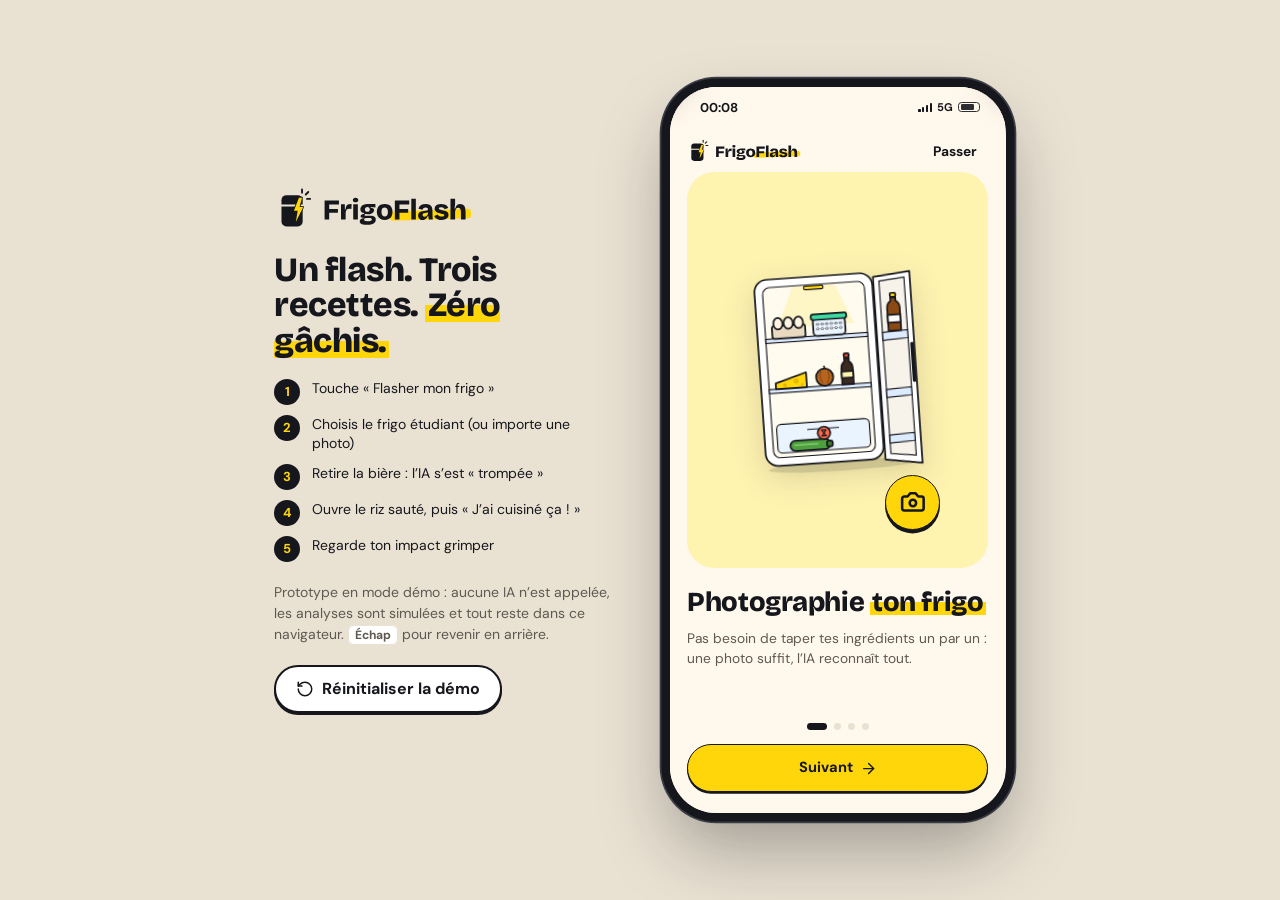
<file: app/index.html>
<!doctype html>
<html lang="fr">
<head>
<meta charset="utf-8">
<meta name="viewport" content="width=device-width, initial-scale=1, viewport-fit=cover">
<meta name="theme-color" content="#FFD60A">
<meta name="description" content="FrigoFlash : prends ton frigo en photo, reçois 3 recettes anti-gaspi. Prototype en mode démo.">
<title>FrigoFlash</title>
<link rel="icon" href="assets/logo/favicon.svg" type="image/svg+xml">
<link rel="apple-touch-icon" href="assets/logo/icone-app.svg">
<link rel="stylesheet" href="css/tokens.css">
<link rel="stylesheet" href="css/components.css">
<link rel="stylesheet" href="css/app.css">
</head>
<body>
<div class="ff-stage">

  <!-- Panneau visible seulement sur grand écran : aide les présentateurs pendant la soutenance -->
  <aside class="demo-panel" aria-label="Aide à la démo">
    <img class="demo-panel__logo" src="assets/logo/logo-horizontal.svg" alt="FrigoFlash">
    <p class="demo-panel__tag">Un flash. Trois recettes. <span class="ff-mark">Zéro gâchis.</span></p>
    <ol>
      <li>Touche « Flasher mon frigo »</li>
      <li>Choisis le frigo étudiant (ou importe une photo)</li>
      <li>Retire la bière : l’IA s’est « trompée »</li>
      <li>Ouvre le riz sauté, puis « J’ai cuisiné ça ! »</li>
      <li>Regarde ton impact grimper</li>
    </ol>
    <p class="demo-panel__note">Prototype en mode démo : aucune IA n’est appelée, les analyses sont simulées et tout reste dans ce navigateur. <kbd>Échap</kbd> pour revenir en arrière.</p>
    <div class="demo-panel__actions">
      <button class="ff-btn ff-btn--secondary" type="button" data-panel="reset"><i data-icon="rotate-ccw" data-size="18"></i>Réinitialiser la démo</button>
    </div>
  </aside>

  <div class="ff-phone" id="phone">
    <div class="statusbar ff-statusbar" id="statusbar" aria-hidden="true">
      <span id="clock">19:04</span>
      <span class="ff-statusbar__icons"><span class="sb-signal"><i style="height:4px"></i><i style="height:6px"></i><i style="height:8px"></i><i style="height:11px"></i></span><span style="font-size:13px">5G</span><span class="sb-battery"></span></span>
    </div>

    <div class="screens" id="screens"></div>

    <nav class="ff-tabbar is-hidden" id="tabbar" aria-label="Navigation principale">
      <button class="ff-tab" type="button" data-action="tab" data-tab="home"><i data-icon="house"></i>Accueil<span class="ff-tab__dot"></span></button>
      <button class="ff-tab-flash" type="button" data-action="flash" aria-label="Flasher mon frigo"><i data-icon="zap" data-size="30" data-stroke="2.4"></i></button>
      <button class="ff-tab" type="button" data-action="tab" data-tab="impact"><i data-icon="chart-no-axes-column"></i>Impact<span class="ff-tab__dot"></span></button>
    </nav>

    <div class="toasts" id="toasts" role="status" aria-live="polite"></div>
  </div>
</div>

<script src="js/icons.js"></script>
<script src="js/data.js"></script>
<script src="js/store.js"></script>
<script src="js/app.js"></script>
</body>
</html>
</file>
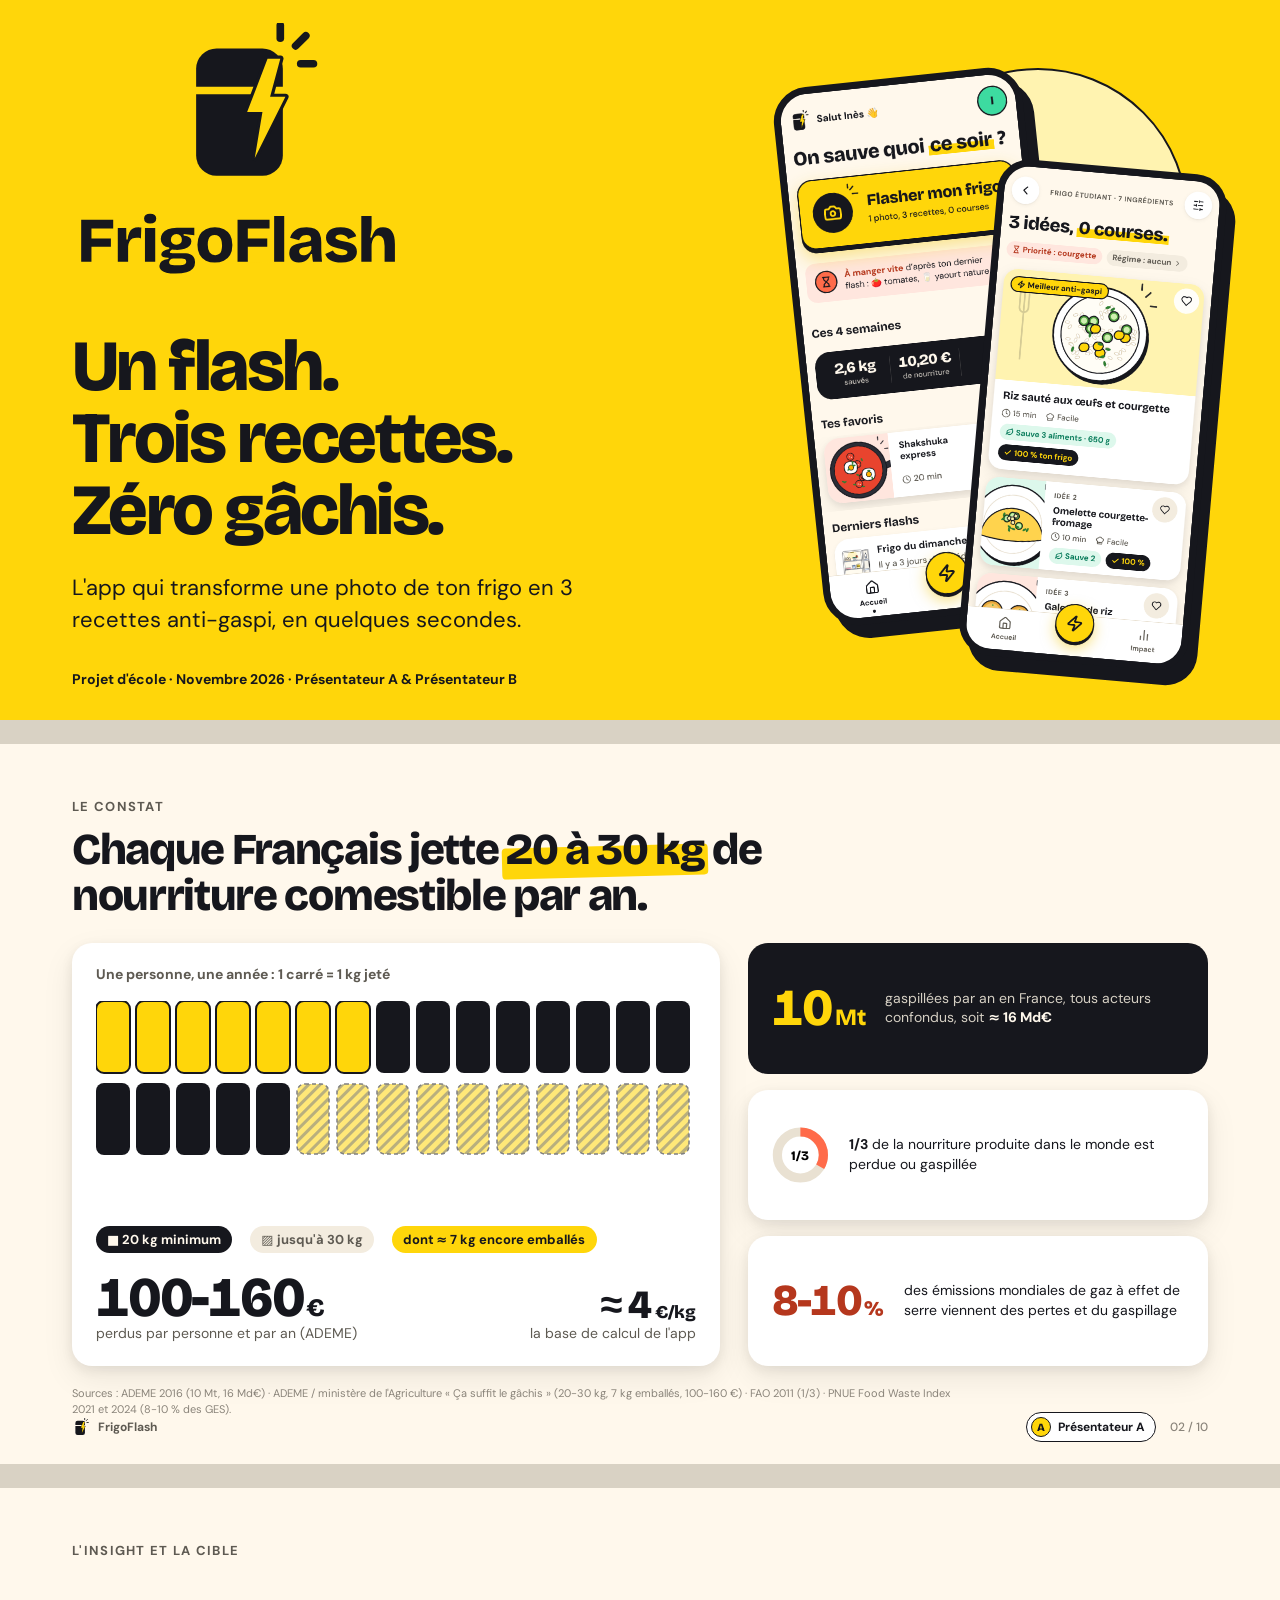
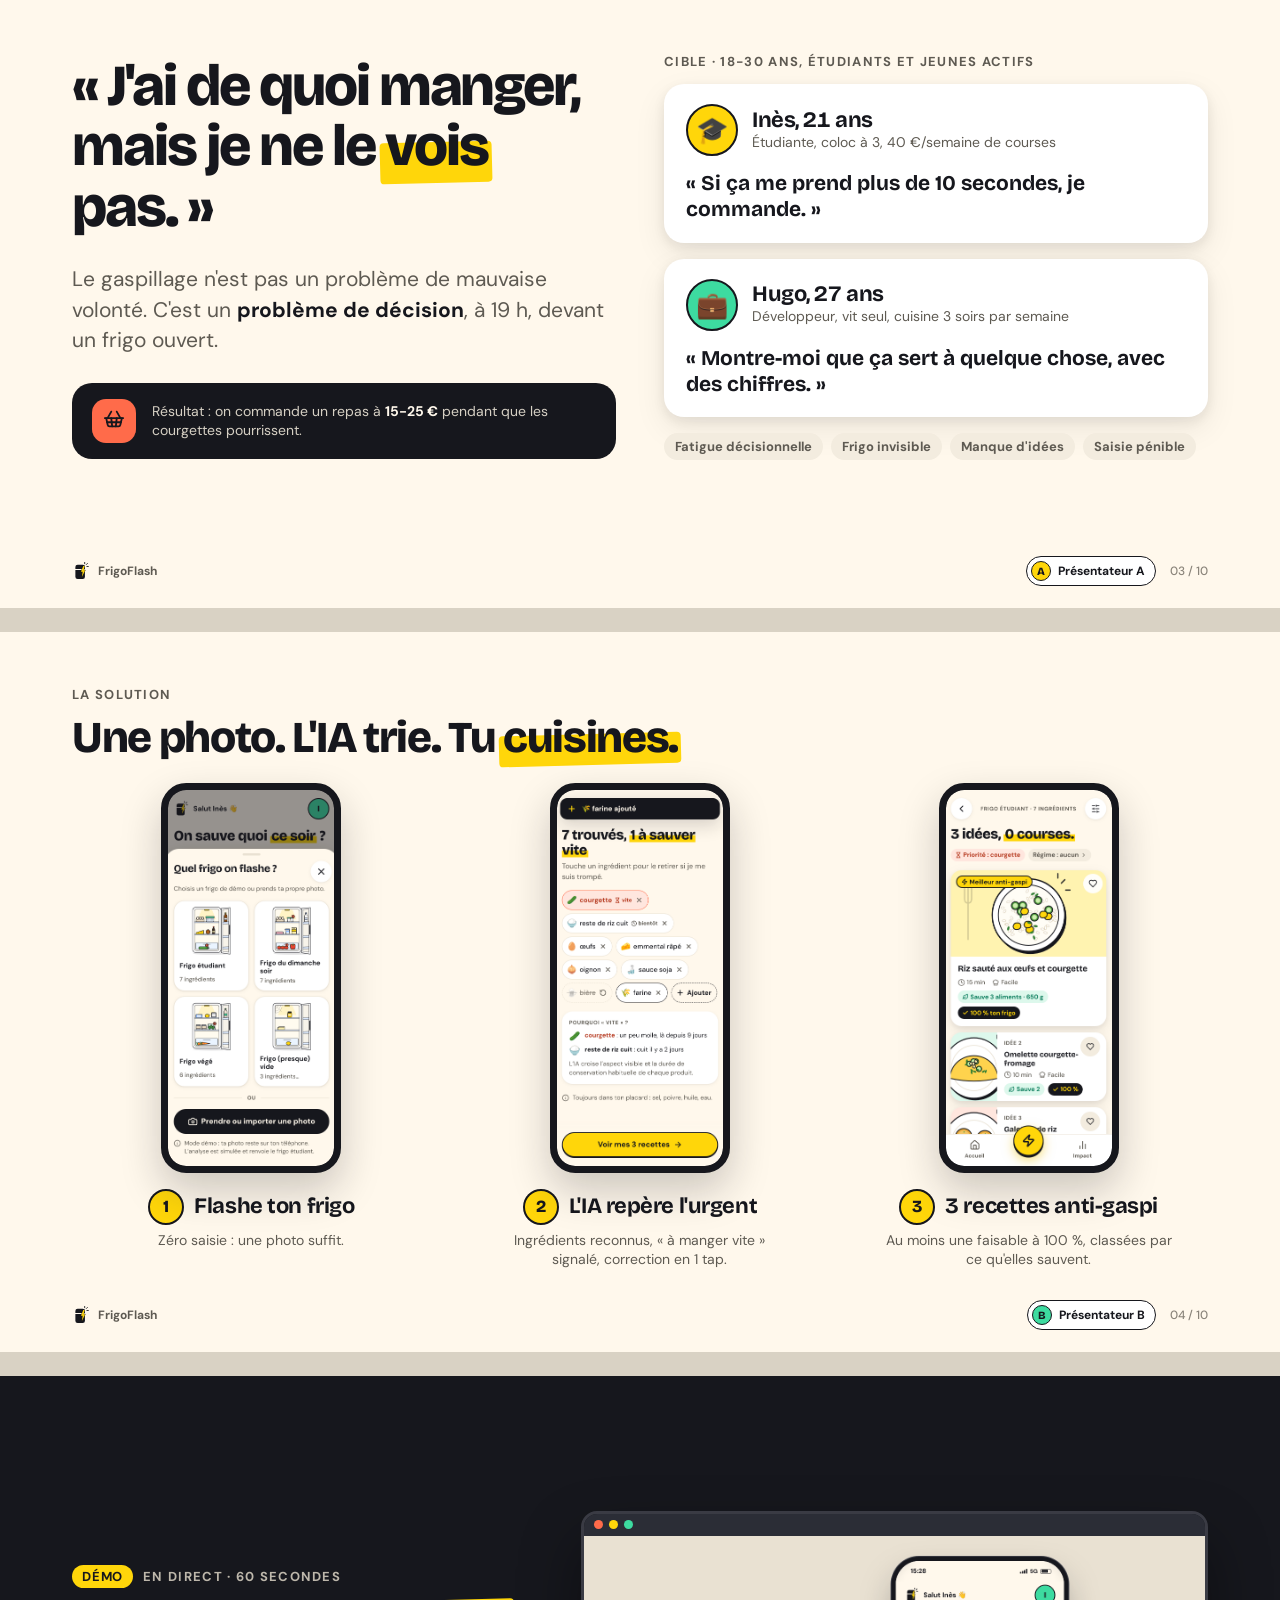
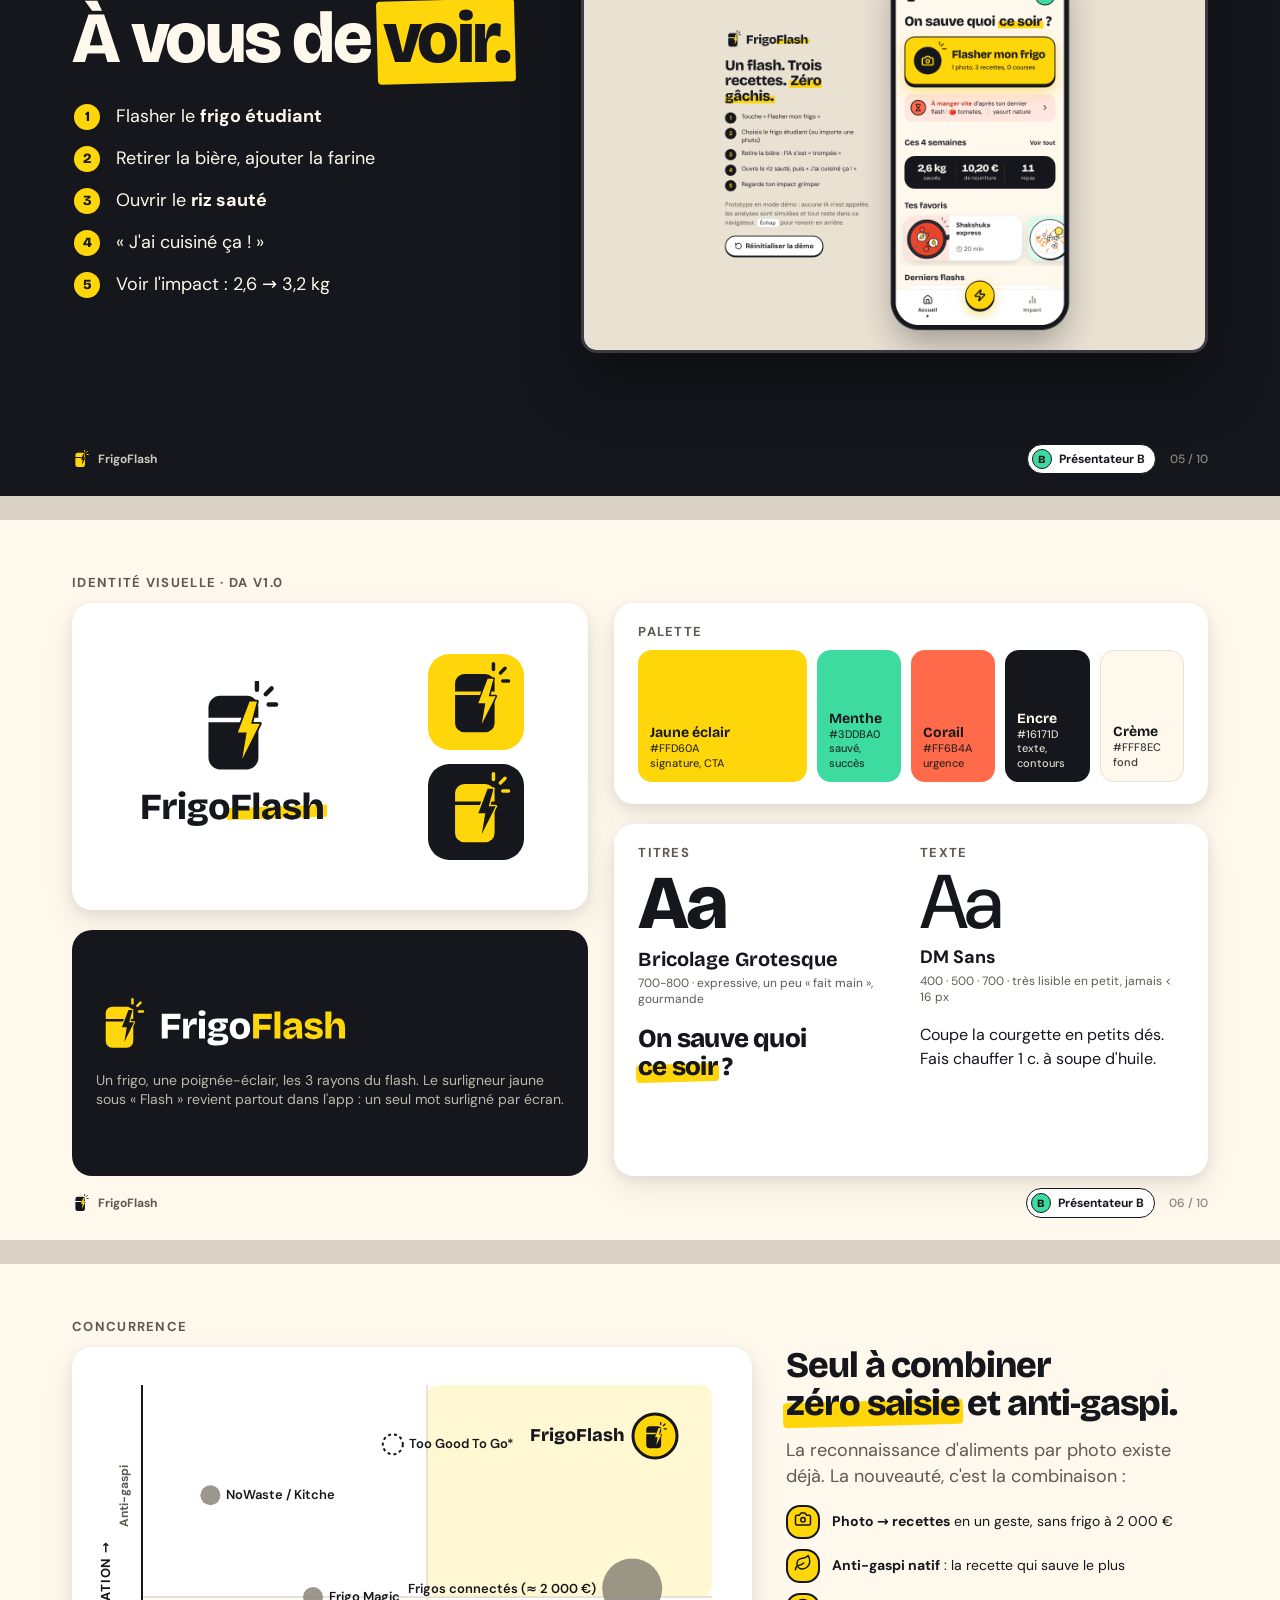
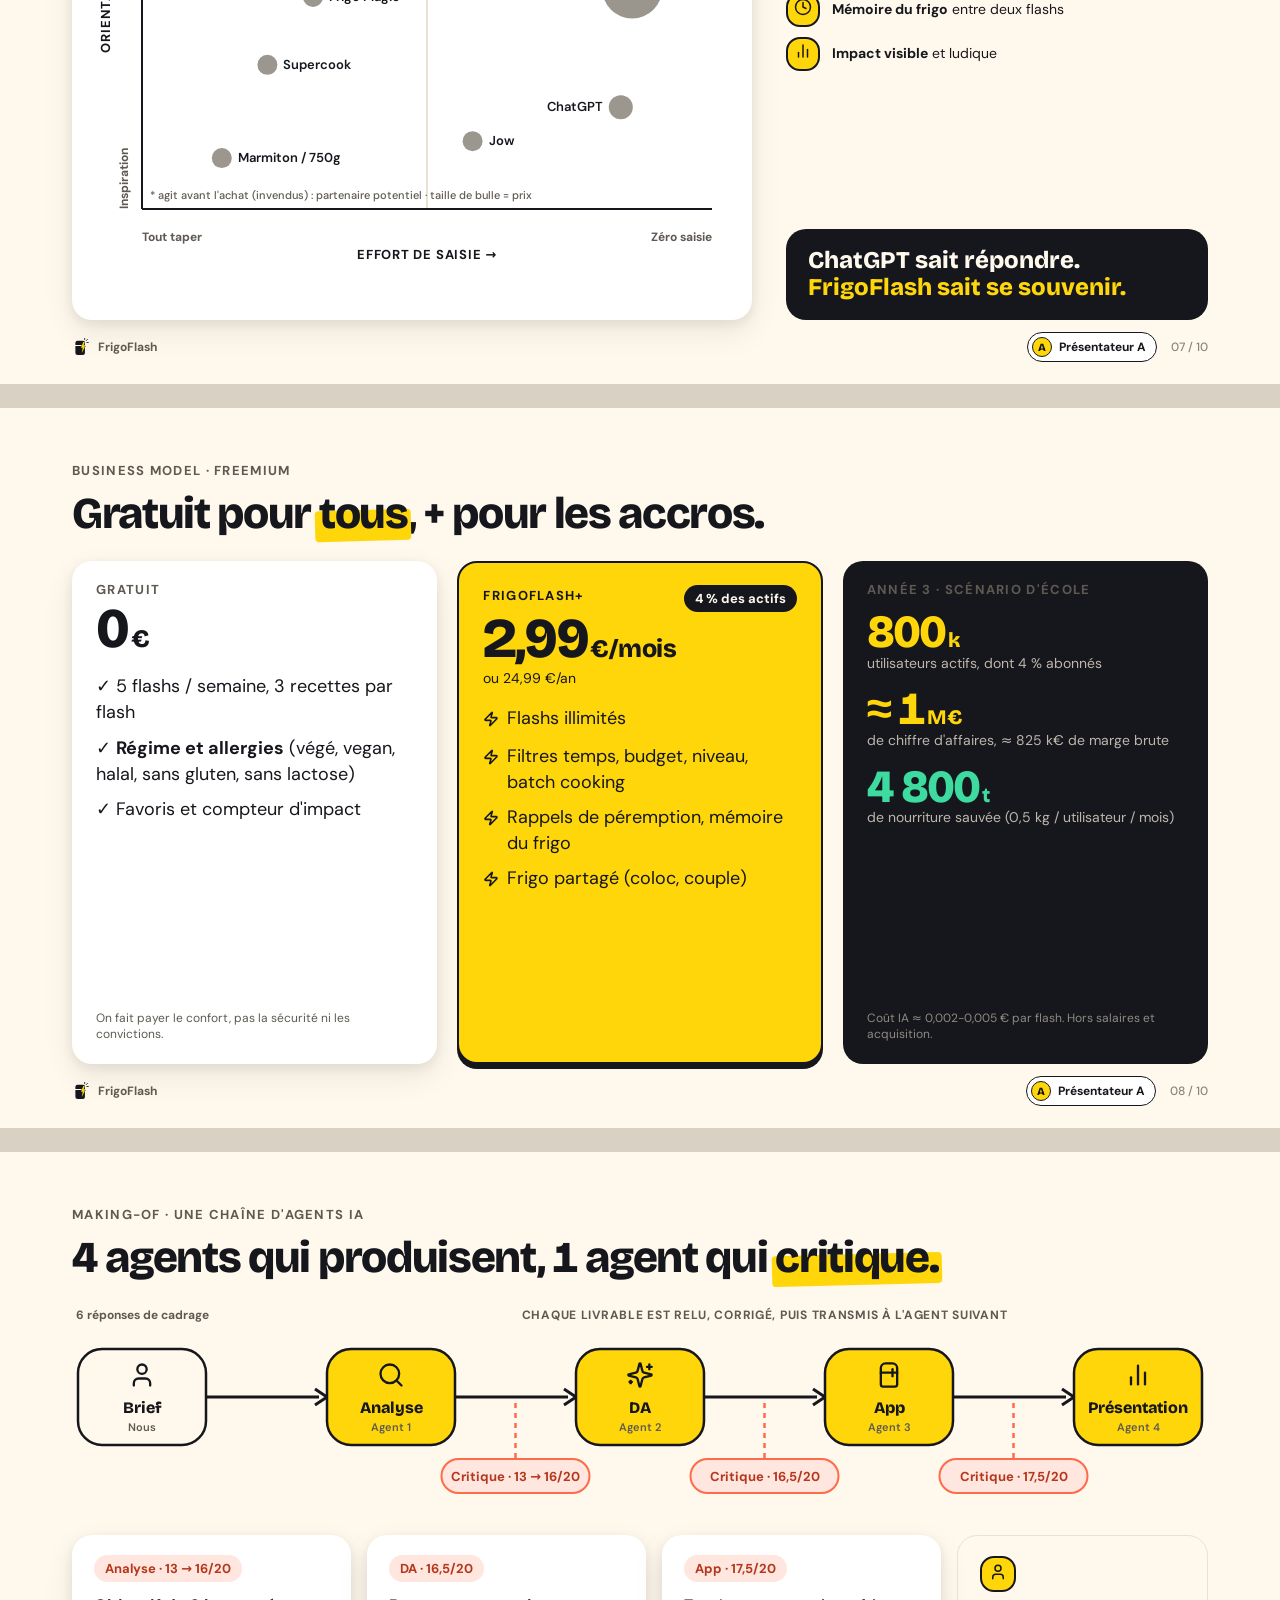
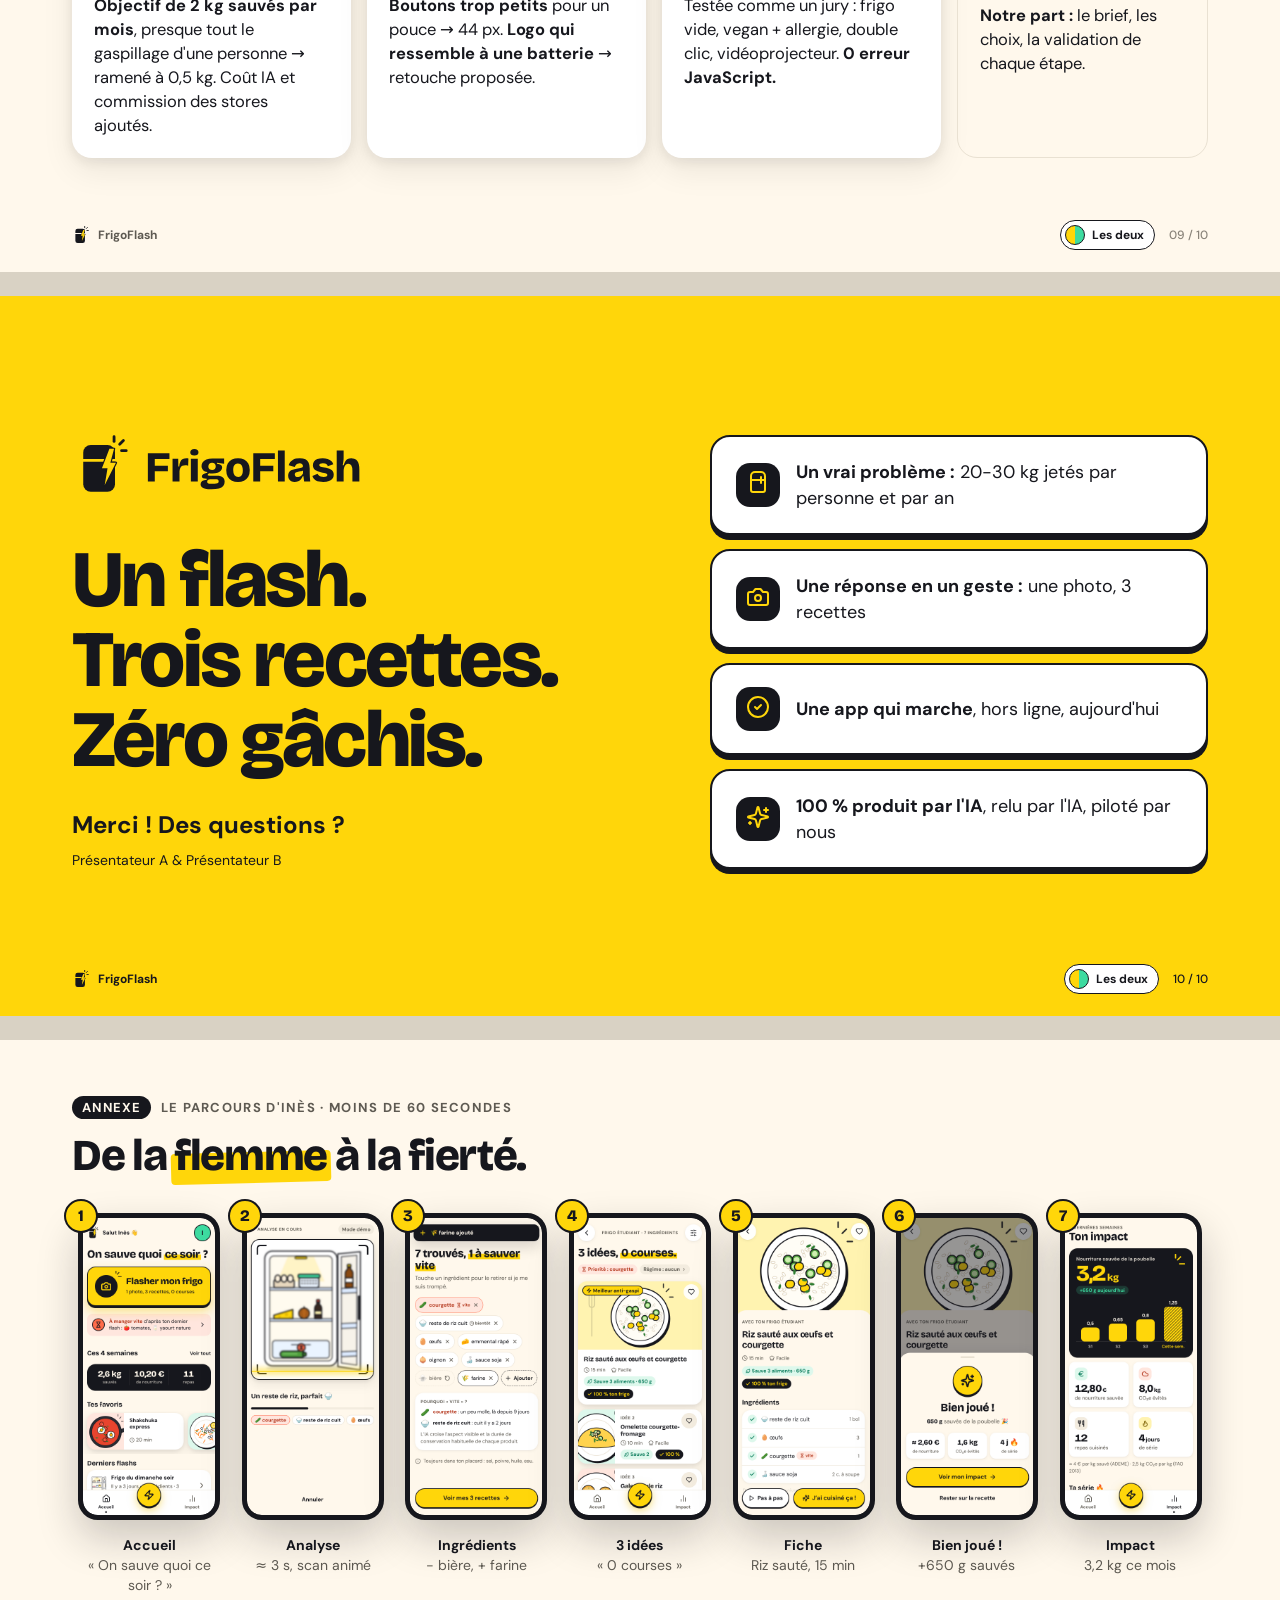
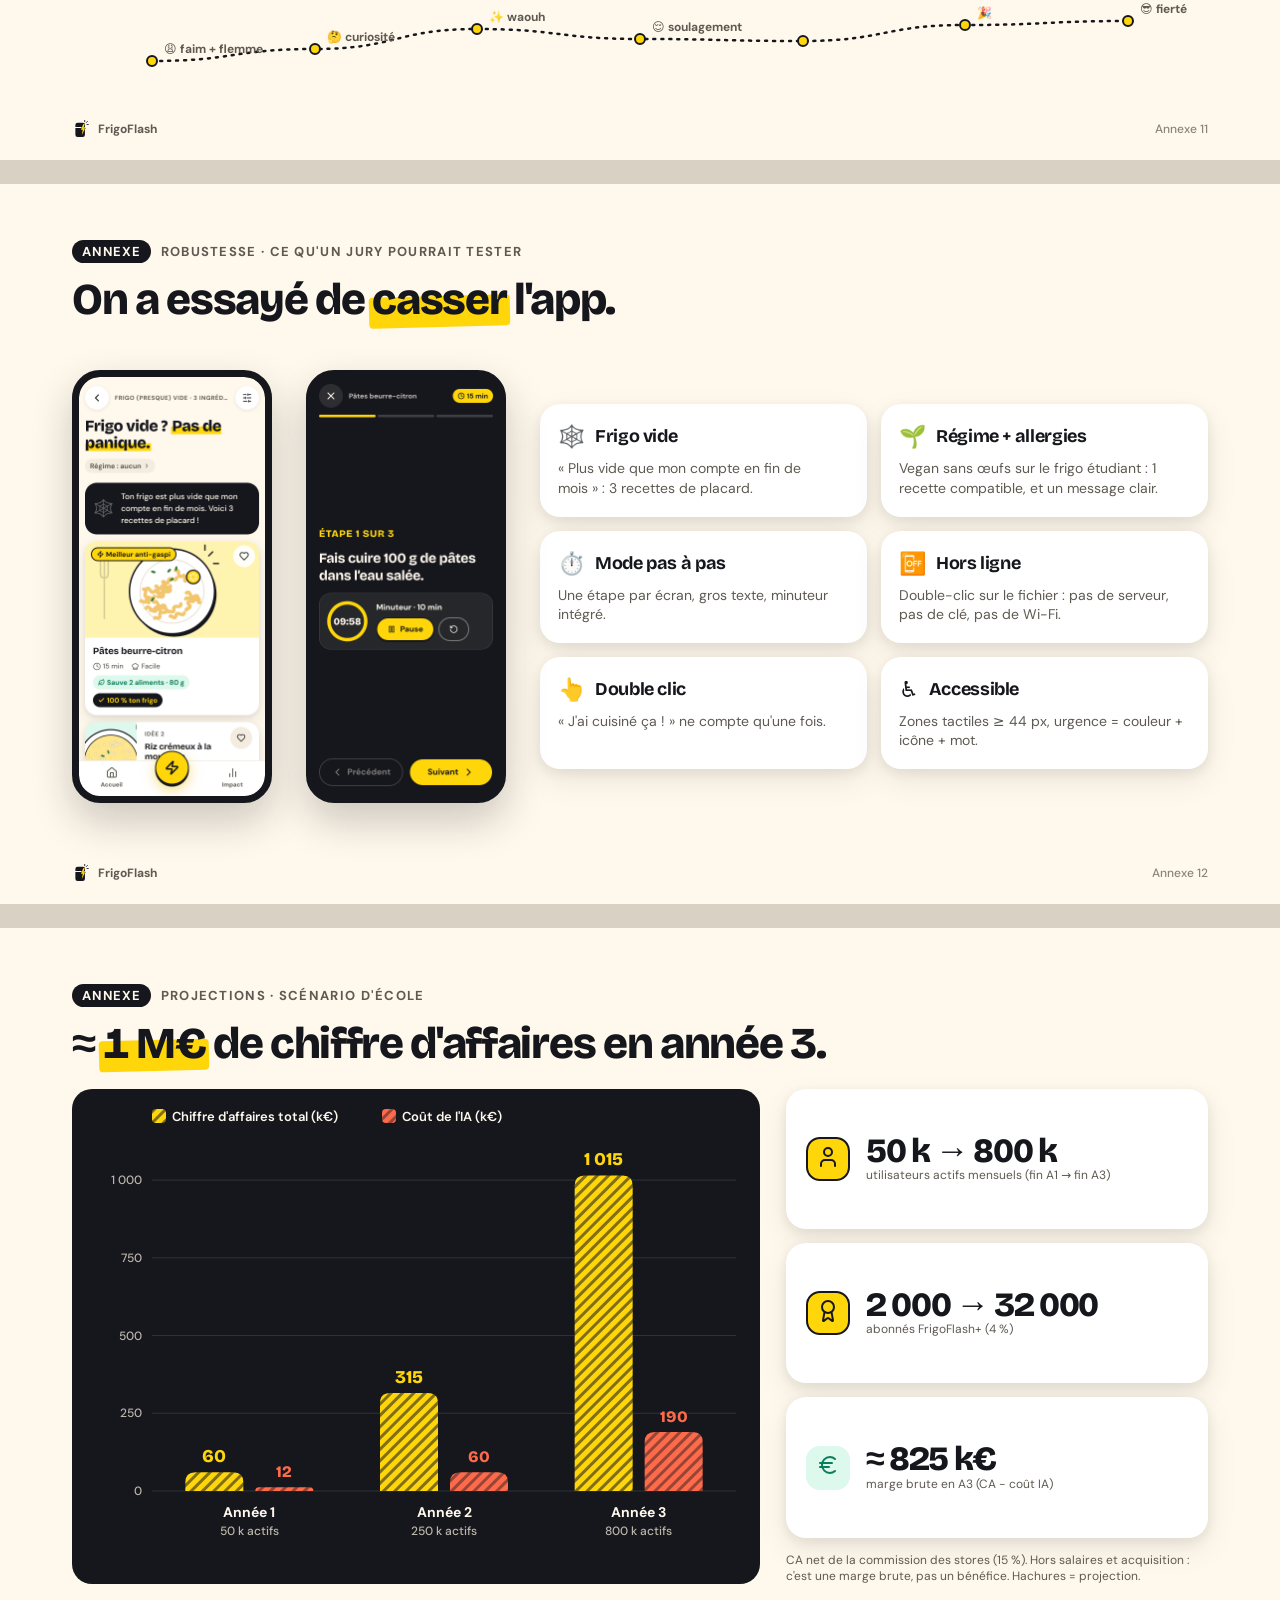
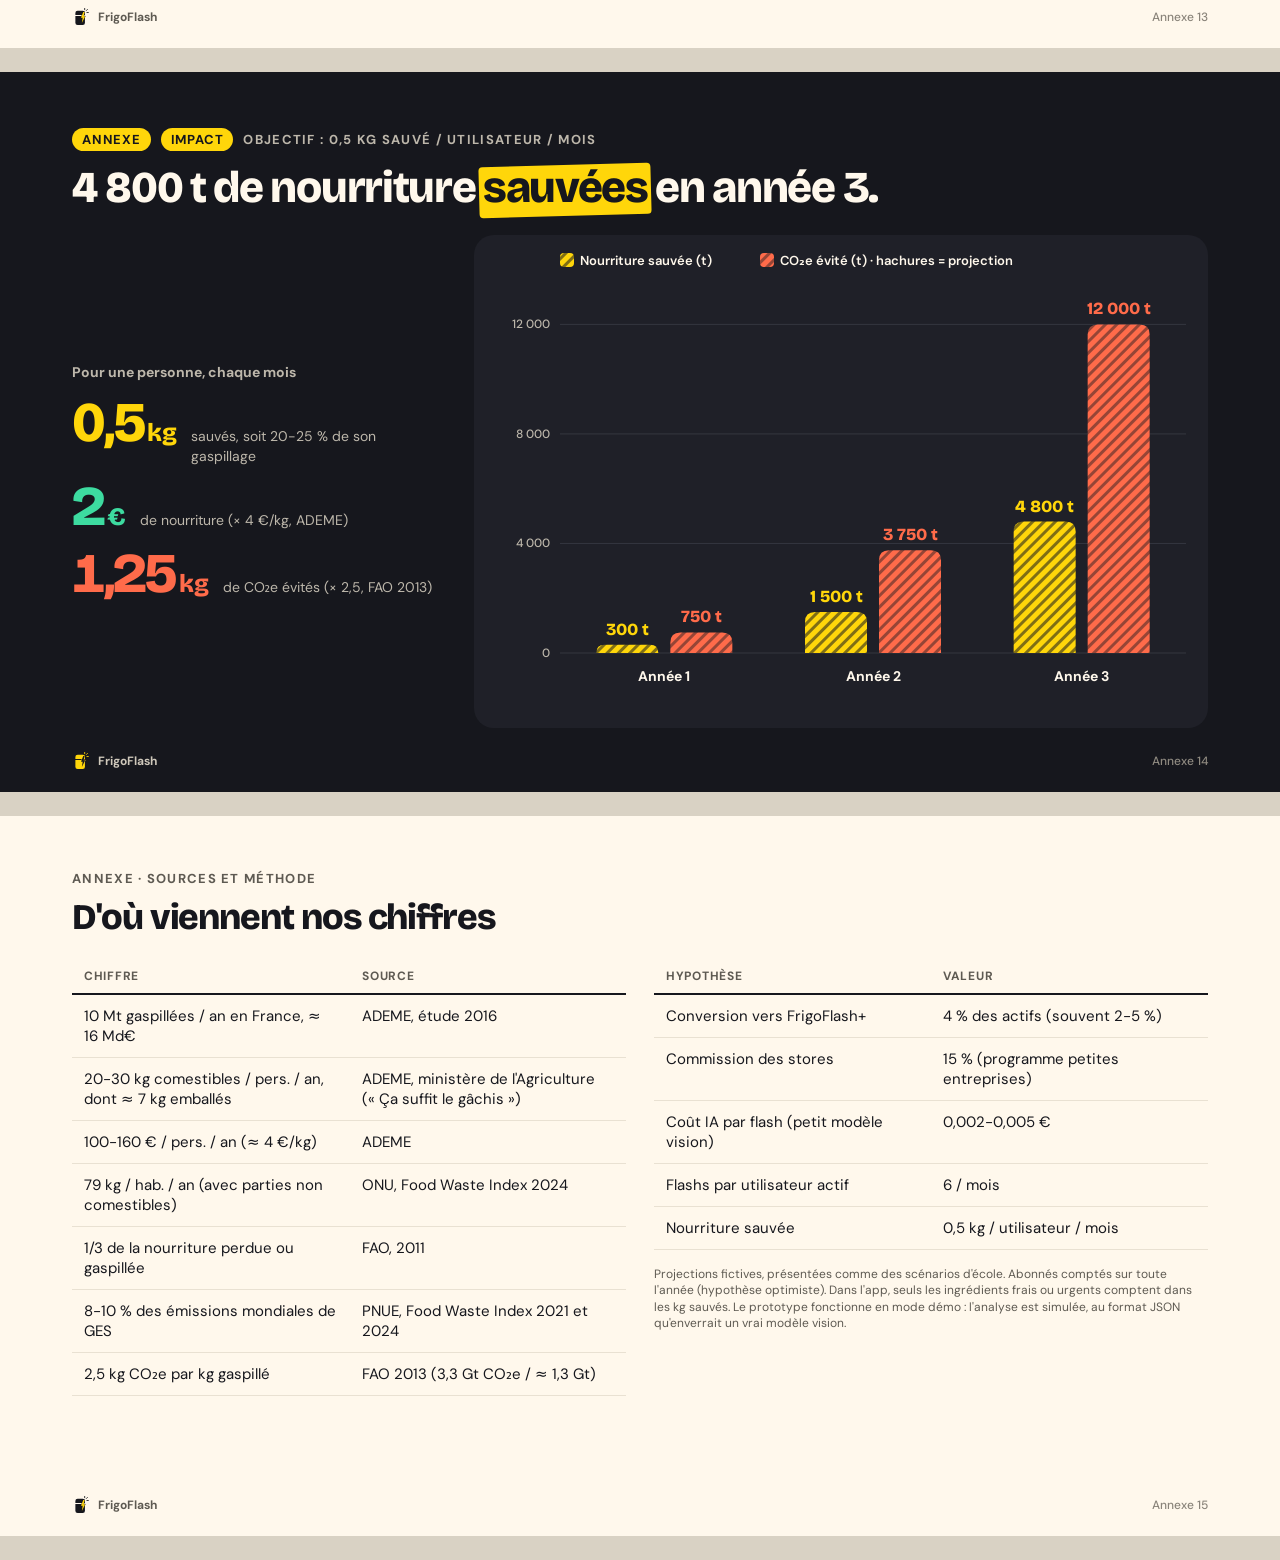
<file: presentation/index.html>
<!doctype html>
<html lang="fr">
<head>
<meta charset="utf-8">
<title>FrigoFlash, la présentation (10 min)</title>
<meta name="viewport" content="width=1280">
<!--
  Présentation FrigoFlash (étape 4 du pipeline). Source HTML du PDF.
  - Ouvrir ce fichier dans Chrome : les slides s'affichent les unes sous les autres.
  - index.html#notes : version « notes de l'oral » (texte par slide, présentateur A ou B).
  - Export PDF : node build.js (Playwright) ; ou Chrome > Imprimer > Enregistrer en PDF, marges « Aucune », arrière-plans cochés.
  - Noms des présentateurs : modifier SPEAKERS ci-dessous.
  - Logo : LOGO_VERSION = "1.0" (logo officiel de la DA) ou "1.1" (retouche proposée).
  - Version 10 minutes (10 slides + 5 annexes). La version longue (28 slides) est dans index-long.html.
  - data-sec sur chaque slide = temps de parole prévu en secondes (affiché dans les notes).
-->
<style>
@font-face { font-family: "Bricolage Grotesque"; src: url("assets/fonts/bricolage-grotesque-latin.woff2") format("woff2"); font-weight: 200 800; }
@font-face { font-family: "DM Sans"; src: url("assets/fonts/dm-sans-latin.woff2") format("woff2"); font-weight: 100 1000; }

:root{
  --flash:#FFD60A; --flash-100:#FFF3B0; --flash-50:#FFFAE0; --flash-700:#7A5E00;
  --menthe:#3DDBA0; --menthe-100:#DDF8EC; --menthe-700:#0A7D5C;
  --corail:#FF6B4A; --corail-100:#FFE6DE; --corail-700:#B5371D;
  --encre:#16171D; --encre-700:#2B2D36; --gris-600:#5E5A52; --gris-400:#8A847A; --gris-200:#E9E1D2; --gris-100:#F3ECDF;
  --creme:#FFF8EC; --blanc:#FFFFFF; --lilas:#9B8CFF;
  --display:"Bricolage Grotesque","DM Sans",sans-serif; --body:"DM Sans",system-ui,sans-serif;
  --sh-2: 0 4px 12px rgba(22,23,29,.08), 0 12px 32px rgba(22,23,29,.08);
}
@page { size: 1280px 720px; margin: 0; }
*{ box-sizing:border-box; margin:0; padding:0; }
html,body{ background:#d9d2c4; }
body{ font-family:var(--body); color:var(--encre); -webkit-print-color-adjust:exact; print-color-adjust:exact; font-variant-numeric: tabular-nums; }
.slide{ width:1280px; height:720px; position:relative; overflow:hidden; background:var(--creme); padding:56px 72px 64px; margin:0 auto 24px; break-after:page; page-break-after:always; display:flex; flex-direction:column; }
@media print{ html,body{ background:none; } .slide{ margin:0; } }
.slide:last-child{ break-after:auto; page-break-after:auto; }

/* ---------- typo ---------- */
h1,h2,h3,.num{ font-family:var(--display); letter-spacing:-.02em; }
h1{ font-size:64px; line-height:1.0; font-weight:800; letter-spacing:-.035em; }
h2{ font-size:44px; line-height:1.05; font-weight:800; letter-spacing:-.03em; }
h3{ font-size:22px; line-height:1.15; font-weight:700; }
p,li{ font-size:18px; line-height:1.45; }
.kicker{ font:700 13px/1 var(--body); letter-spacing:.1em; text-transform:uppercase; color:var(--gris-600); margin-bottom:14px; display:flex; align-items:center; gap:10px; }
.kicker b{ background:var(--encre); color:var(--creme); border-radius:999px; padding:5px 10px; letter-spacing:.06em; }
.lead{ font-size:21px; line-height:1.45; color:var(--gris-600); max-width:760px; }
.muted{ color:var(--gris-600); }
.small{ font-size:14px; line-height:1.4; }
.tiny{ font-size:12px; line-height:1.35; color:var(--gris-600); }
.mark{ position:relative; white-space:nowrap; z-index:0; }
.mark::before{ content:""; position:absolute; left:-.08em; right:-.08em; top:.52em; bottom:-.02em; background:var(--flash); z-index:-1; transform:rotate(-1.5deg); border-radius:4px; }
.on-ink .mark{ color:var(--encre); }
.on-ink .mark::before{ top:.08em; bottom:-.04em; }

/* ---------- pied de slide ---------- */
.foot{ position:absolute; left:72px; right:72px; bottom:22px; display:flex; align-items:center; justify-content:space-between; font:500 12px/1 var(--body); color:var(--gris-400); }
.foot .brand{ display:flex; align-items:center; gap:8px; color:var(--gris-600); font-weight:700; }
.foot .brand svg{ width:18px; height:18px; }
.foot .right{ display:flex; align-items:center; gap:14px; }
.spk{ display:inline-flex; align-items:center; gap:7px; font:700 12px/1 var(--body); color:var(--encre); background:var(--blanc); border:1.5px solid var(--encre); border-radius:999px; padding:4px 10px 4px 4px; }
.spk i.dot{ width:20px; height:20px; border-radius:50%; display:grid; place-items:center; font-style:normal; font:800 11px/1 var(--display); border:1.5px solid var(--encre); }
.spk.A i.dot{ background:var(--flash); } .spk.B i.dot{ background:var(--menthe); } .spk.AB i.dot{ background:linear-gradient(90deg,var(--flash) 50%,var(--menthe) 50%); }
.on-ink .foot{ color:#8f8a80; } .on-ink .foot .brand{ color:#cfc8bb; }
.on-yellow .foot, .on-yellow .foot .brand{ color:var(--encre); }

/* ---------- surfaces ---------- */
.on-ink{ background:var(--encre); color:var(--creme); }
.on-ink .lead, .on-ink .muted{ color:#bdb7ab; }
.on-ink .kicker{ color:#bdb7ab; } .on-ink .kicker b{ background:var(--flash); color:var(--encre); }
.on-yellow{ background:var(--flash); }
.card{ background:var(--blanc); border-radius:20px; padding:22px 24px; box-shadow:var(--sh-2); }
.card.ink{ background:var(--encre); color:var(--creme); box-shadow:none; }
.card.flat{ box-shadow:none; border:1.5px solid var(--gris-200); }
.pop{ border:2px solid var(--encre); box-shadow:0 5px 0 var(--encre); }
.grid{ display:grid; gap:20px; }
.row{ display:flex; gap:20px; }
.grow{ flex:1; }
.ico{ width:44px; height:44px; border-radius:14px; display:grid; place-items:center; flex:none; }
.ico.y{ background:var(--flash); border:2px solid var(--encre); } .ico.m{ background:var(--menthe-100); color:var(--menthe-700); } .ico.c{ background:var(--corail-100); color:var(--corail-700); } .ico.k{ background:var(--encre); color:var(--flash); } .ico.l{ background:var(--flash-100); color:var(--flash-700); }
.pill{ display:inline-flex; align-items:center; gap:6px; font:700 13px/1 var(--body); padding:7px 11px; border-radius:999px; }
.pill.m{ background:var(--menthe-100); color:var(--menthe-700); } .pill.c{ background:var(--corail-100); color:var(--corail-700); } .pill.y{ background:var(--flash); color:var(--encre); } .pill.k{ background:var(--encre); color:var(--creme); } .pill.g{ background:var(--gris-100); color:var(--gris-600); }
.num{ font-weight:800; font-size:56px; line-height:.95; letter-spacing:-.04em; }
.num small{ font-size:.45em; letter-spacing:-.01em; margin-left:3px; }

/* ---------- téléphones ---------- */
.phone{ width:var(--w,220px); aspect-ratio:390/844; border:7px solid var(--encre); border-radius:calc(var(--w,220px) * .14); overflow:hidden; background:var(--encre); box-shadow:0 18px 40px rgba(22,23,29,.22); flex:none; position:relative; }
.phone img{ width:100%; height:100%; display:block; object-fit:cover; object-position:top; border-radius:calc(var(--w,220px) * .1); }
.step-no{ position:absolute; top:-14px; left:-14px; width:34px; height:34px; border-radius:50%; background:var(--flash); border:2px solid var(--encre); font:800 16px/30px var(--display); text-align:center; z-index:2; }

/* ---------- divers ---------- */
.big-quote{ font:800 52px/1.05 var(--display); letter-spacing:-.035em; }
.src{ position:absolute; left:72px; bottom:46px; font-size:11px; color:var(--gris-400); max-width:900px; }
.on-ink .src{ color:#8f8a80; }
table.t{ border-collapse:collapse; width:100%; font-size:15px; }
table.t th{ text-align:left; font:700 12px/1.2 var(--body); letter-spacing:.06em; text-transform:uppercase; color:var(--gris-600); padding:10px 12px; border-bottom:2px solid var(--encre); }
table.t td{ padding:11px 12px; border-bottom:1px solid var(--gris-200); vertical-align:top; }
.hatch-y{ fill:url(#hy); }
svg text{ font-family:var(--body); }
.divider{ justify-content:center; }
.divider .bignum{ position:absolute; right:40px; bottom:-90px; font:800 420px/1 var(--display); color:#22232b; letter-spacing:-.06em; }
.divider h1{ font-size:88px; position:relative; z-index:1; }
.divider .lead{ position:relative; z-index:1; margin-top:22px; }
</style>
</head>
<body>

<!-- Motifs SVG partagés (hachures = projection / période en cours) -->
<svg width="0" height="0" style="position:absolute">
  <defs>
    <pattern id="hy" width="8" height="8" patternUnits="userSpaceOnUse" patternTransform="rotate(45)"><rect width="8" height="8" fill="#FFD60A"/><rect width="3" height="8" fill="#16171D" opacity=".55"/></pattern>
    <pattern id="hc" width="8" height="8" patternUnits="userSpaceOnUse" patternTransform="rotate(45)"><rect width="8" height="8" fill="#FF6B4A"/><rect width="3" height="8" fill="#16171D" opacity=".45"/></pattern>
    <pattern id="hm" width="8" height="8" patternUnits="userSpaceOnUse" patternTransform="rotate(45)"><rect width="8" height="8" fill="#3DDBA0"/><rect width="3" height="8" fill="#16171D" opacity=".45"/></pattern>
  </defs>
</svg>

<!-- =========================================================== 1. COUVERTURE -->
<section class="slide on-yellow" data-spk="AB" data-sec="20" data-title="Couverture"
 data-notes="A : « Bonjour, on est [A] et [B]. Qui ici a déjà jeté une courgette oubliée au fond du frigo ? » (lever la main, laisser 2 secondes). B : « Nous aussi. C&#x27;est pour ça qu&#x27;on a créé FrigoFlash : une photo de ton frigo, trois recettes anti-gaspi. Et tout, de l&#x27;étude de marché au code, a été fait avec l&#x27;IA. »">
  <div style="display:flex;height:100%;align-items:center;gap:40px">
    <div style="flex:1">
      <div data-logo="vertical" style="width:330px;margin-bottom:46px"></div>
      <h1 style="font-size:72px">Un flash.<br>Trois recettes.<br>Zéro gâchis.</h1>
      <p style="font-size:22px;margin-top:26px;max-width:520px">L'app qui transforme une photo de ton frigo en 3 recettes anti-gaspi, en quelques secondes.</p>
      <p class="small" style="margin-top:34px;font-weight:700">Projet d'école · Novembre 2026 · <span data-names></span></p>
    </div>
    <div style="position:relative;width:440px;height:600px">
      <div style="position:absolute;right:20px;top:12px;width:300px;height:300px;border-radius:50%;background:var(--flash-100);border:2px solid var(--encre)"></div>
      <div class="phone pop" style="--w:250px;position:absolute;left:30px;top:20px;transform:rotate(-6deg);box-shadow:10px 14px 0 var(--encre)"><img src="assets/captures/03-home.png" alt=""></div>
      <div class="phone" style="--w:230px;position:absolute;right:0;top:110px;transform:rotate(5deg);box-shadow:10px 14px 0 var(--encre)"><img src="assets/captures/08-recettes.png" alt=""></div>
    </div>
  </div>
</section>

<!-- =========================================================== 4. CHIFFRES -->
<section class="slide" data-spk="A" data-sec="50" data-title="Le constat en chiffres"
 data-notes="A : « En France, on gaspille 10 millions de tonnes de nourriture par an, 16 milliards d&#x27;euros. Et chacun de nous jette 20 à 30 kg de nourriture encore mangeable, dont 7 kg encore emballés : 100 à 160 euros par an à la poubelle. » Finir sur le climat : « Le gaspillage, c&#x27;est 8 à 10 % des émissions mondiales de gaz à effet de serre. » Ne pas lire les sources (elles sont en annexe 15).">
  <div class="kicker">Le constat</div>
  <h2 style="max-width:900px">Chaque Français jette <span class="mark">20 à 30 kg</span> de nourriture comestible par an.</h2>
  <div style="display:grid;grid-template-columns:1.25fr 1fr;gap:28px;margin-top:24px;flex:1;margin-bottom:34px">
    <div class="card" style="display:flex;flex-direction:column">
      <p class="small muted" style="font-weight:700">Une personne, une année : 1 carré = 1 kg jeté</p>
      <div id="kgGrid" style="margin:16px 0 12px"></div>
      <div class="row" style="gap:18px;align-items:center;margin-top:auto">
        <span class="pill k">■ 20 kg minimum</span><span class="pill g">▨ jusqu'à 30 kg</span><span class="pill y">dont ≈ 7 kg encore emballés</span>
      </div>
      <div class="row" style="margin-top:18px;align-items:flex-end">
        <div><div class="num">100-160<small>€</small></div><p class="small muted">perdus par personne et par an (ADEME)</p></div>
        <div style="margin-left:auto;text-align:right"><div class="num" style="font-size:40px">≈ 4<small>€/kg</small></div><p class="small muted">la base de calcul de l'app</p></div>
      </div>
    </div>
    <div class="grid" style="grid-template-rows:1fr 1fr 1fr;gap:16px">
      <div class="card ink row" style="align-items:center;gap:20px"><div class="num" style="color:var(--flash);font-size:52px">10<small>Mt</small></div><p class="small" style="color:#d6d0c4">gaspillées par an en France, tous acteurs confondus, soit <b style="color:var(--creme)">≈ 16 Md€</b></p></div>
      <div class="card row" style="align-items:center;gap:20px"><svg id="donut" width="74" height="74" viewBox="0 0 74 74"></svg><p class="small"><b>1/3</b> de la nourriture produite dans le monde est perdue ou gaspillée</p></div>
      <div class="card row" style="align-items:center;gap:20px"><div class="num" style="font-size:44px;color:var(--corail-700);white-space:nowrap">8-10<small>%</small></div><p class="small">des émissions mondiales de gaz à effet de serre viennent des pertes et du gaspillage</p></div>
    </div>
  </div>
  <p class="src">Sources : ADEME 2016 (10 Mt, 16 Md€) · ADEME / ministère de l'Agriculture « Ça suffit le gâchis » (20-30 kg, 7 kg emballés, 100-160 €) · FAO 2011 (1/3) · PNUE Food Waste Index 2021 et 2024 (8-10 % des GES).</p>
</section>

<!-- =========================================================== 5. INSIGHT -->
<section class="slide" data-spk="A" data-sec="50" data-title="L'insight et la cible"
 data-notes="A : « Pourquoi on jette ? Pas par mauvaise volonté : c&#x27;est un problème de décision, à 19 h, devant un frigo ouvert. » Lentement : « J&#x27;ai de quoi manger, mais je ne le vois pas. » Puis la cible : « Les 18-30 ans. Inès, étudiante : si ça prend plus de 10 secondes, elle commande. Hugo, jeune actif : il veut voir que ça sert à quelque chose, avec des chiffres. » Passer la parole : « [B] va vous montrer notre réponse. »">
  <div class="kicker">L'insight et la cible</div>
  <div style="display:grid;grid-template-columns:1fr 1fr;gap:48px;flex:1;align-items:center">
    <div>
      <p class="big-quote" style="font-size:58px">« J'ai de quoi manger, mais je ne le <span class="mark">vois</span> pas. »</p>
      <p class="lead" style="margin-top:26px">Le gaspillage n'est pas un problème de mauvaise volonté. C'est un <b style="color:var(--encre)">problème de décision</b>, à 19 h, devant un frigo ouvert.</p>
      <div class="card ink row" style="margin-top:28px;align-items:center;gap:16px;padding:16px 20px"><div class="ico" style="background:var(--corail);color:var(--encre)"><i data-icon="shopping-basket" data-size="22"></i></div><p class="small" style="color:#d6d0c4">Résultat : on commande un repas à <b style="color:var(--creme)">15-25 €</b> pendant que les courgettes pourrissent.</p></div>
    </div>
    <div style="display:grid;gap:16px">
      <p class="kicker" style="margin-bottom:0">Cible · 18-30 ans, étudiants et jeunes actifs</p>
      <div class="card" style="padding:20px 22px">
        <div class="row" style="align-items:center;gap:14px"><div class="ico y" style="width:52px;height:52px;border-radius:50%;font-size:26px">🎓</div><div><h3>Inès, 21 ans</h3><p class="small muted">Étudiante, coloc à 3, 40 €/semaine de courses</p></div></div>
        <p style="font:700 21px/1.25 var(--display);margin-top:14px">« Si ça me prend plus de 10 secondes, je commande. »</p>
      </div>
      <div class="card" style="padding:20px 22px">
        <div class="row" style="align-items:center;gap:14px"><div class="ico" style="width:52px;height:52px;border-radius:50%;font-size:26px;background:var(--menthe);border:2px solid var(--encre)">💼</div><div><h3>Hugo, 27 ans</h3><p class="small muted">Développeur, vit seul, cuisine 3 soirs par semaine</p></div></div>
        <p style="font:700 21px/1.25 var(--display);margin-top:14px">« Montre-moi que ça sert à quelque chose, avec des chiffres. »</p>
      </div>
      <div class="row" style="gap:8px;flex-wrap:wrap"><span class="pill g">Fatigue décisionnelle</span><span class="pill g">Frigo invisible</span><span class="pill g">Manque d'idées</span><span class="pill g">Saisie pénible</span></div>
    </div>
  </div>
</section>

<!-- =========================================================== 8. SOLUTION 3 TEMPS -->
<section class="slide" data-spk="B" data-sec="40" data-title="La solution en 3 temps"
 data-notes="B : « Merci [A]. FrigoFlash, c&#x27;est trois gestes. Tu prends ton frigo en photo : zéro saisie. L&#x27;IA reconnaît les ingrédients et repère ce qui doit être mangé vite. Tu reçois trois recettes, pas trois cents, classées par ce qu&#x27;elles sauvent. » Honnêteté : « Le prototype est en mode démo : l&#x27;analyse est simulée avec des frigos préenregistrés, au format qu&#x27;enverrait une vraie IA. »">
  <div class="kicker">La solution</div>
  <h2>Une photo. L'IA trie. Tu <span class="mark">cuisines.</span></h2>
  <div style="display:grid;grid-template-columns:repeat(3,1fr);gap:30px;margin-top:22px;align-items:start">
    <div style="display:flex;flex-direction:column;align-items:center;text-align:center">
      <div class="phone" style="--w:180px"><img src="assets/captures/04-sheet.png" alt=""></div>
      <div class="row" style="align-items:center;gap:10px;margin-top:16px"><div class="ico y" style="width:36px;height:36px;border-radius:50%;font:800 17px var(--display)">1</div><h3>Flashe ton frigo</h3></div>
      <p class="small muted" style="margin-top:6px;max-width:300px">Zéro saisie : une photo suffit.</p>
    </div>
    <div style="display:flex;flex-direction:column;align-items:center;text-align:center">
      <div class="phone" style="--w:180px"><img src="assets/captures/07-ingredients-edit.png" alt=""></div>
      <div class="row" style="align-items:center;gap:10px;margin-top:16px"><div class="ico y" style="width:36px;height:36px;border-radius:50%;font:800 17px var(--display)">2</div><h3>L'IA repère l'urgent</h3></div>
      <p class="small muted" style="margin-top:6px;max-width:300px">Ingrédients reconnus, « à manger vite » signalé, correction en 1 tap.</p>
    </div>
    <div style="display:flex;flex-direction:column;align-items:center;text-align:center">
      <div class="phone" style="--w:180px"><img src="assets/captures/08-recettes.png" alt=""></div>
      <div class="row" style="align-items:center;gap:10px;margin-top:16px"><div class="ico y" style="width:36px;height:36px;border-radius:50%;font:800 17px var(--display)">3</div><h3>3 recettes anti-gaspi</h3></div>
      <p class="small muted" style="margin-top:6px;max-width:300px">Au moins une faisable à 100 %, classées par ce qu'elles sauvent.</p>
    </div>
  </div>
</section>

<!-- =========================================================== 13. DEMO LIVE -->
<section class="slide on-ink" data-spk="B" data-sec="120" data-title="Démo live"
 data-notes="B manipule, A commente. Basculer sur l&#x27;app (ouverte dans un onglet et réinitialisée AVANT la soutenance), dérouler les 5 étapes de la slide. A commente pendant ce temps : « Là, on retire la bière que l&#x27;IA a vue en trop et on ajoute la farine… Trois recettes, la première est faisable à 100 %… 650 g sauvés : on fête ce qu&#x27;on sauve, jamais ce qu&#x27;on jette. » S&#x27;il reste du temps (20 s maximum) : flasher le frigo vide pour montrer les recettes de placard. Si la démo plante : aller à l&#x27;annexe 11 (le parcours en captures) et le raconter. Revenir aux slides à 2 min au plus tard.">
  <div style="display:grid;grid-template-columns:1fr 1.35fr;gap:44px;flex:1;align-items:center">
    <div>
      <div class="kicker"><b>Démo</b> en direct · 60 secondes</div>
      <h1 style="font-size:72px">À vous de <span class="mark">voir.</span></h1>
      <ol style="margin-top:28px;display:grid;gap:12px;list-style:none;counter-reset:s">
        <li class="row" style="align-items:center;gap:14px"><span class="ico y" style="width:30px;height:30px;border-radius:50%;font:800 14px var(--display);color:var(--encre)">1</span><span>Flasher le <b>frigo étudiant</b></span></li>
        <li class="row" style="align-items:center;gap:14px"><span class="ico y" style="width:30px;height:30px;border-radius:50%;font:800 14px var(--display);color:var(--encre)">2</span><span>Retirer la bière, ajouter la farine</span></li>
        <li class="row" style="align-items:center;gap:14px"><span class="ico y" style="width:30px;height:30px;border-radius:50%;font:800 14px var(--display);color:var(--encre)">3</span><span>Ouvrir le <b>riz sauté</b></span></li>
        <li class="row" style="align-items:center;gap:14px"><span class="ico y" style="width:30px;height:30px;border-radius:50%;font:800 14px var(--display);color:var(--encre)">4</span><span>« J'ai cuisiné ça ! »</span></li>
        <li class="row" style="align-items:center;gap:14px"><span class="ico y" style="width:30px;height:30px;border-radius:50%;font:800 14px var(--display);color:var(--encre)">5</span><span>Voir l'impact : 2,6 → 3,2 kg</span></li>
      </ol>
    </div>
    <div style="border-radius:16px;overflow:hidden;border:3px solid #3a3b44;box-shadow:0 30px 60px rgba(0,0,0,.4)"><div style="height:22px;background:#2b2d36;display:flex;gap:6px;align-items:center;padding-left:10px"><i style="width:9px;height:9px;border-radius:50%;background:#FF6B4A"></i><i style="width:9px;height:9px;border-radius:50%;background:#FFD60A"></i><i style="width:9px;height:9px;border-radius:50%;background:#3DDBA0"></i></div><img src="assets/captures/ordi-accueil.png" style="width:100%;display:block" alt=""></div>
  </div>
</section>

<!-- =========================================================== 15. IDENTITÉ -->
<section class="slide" data-spk="B" data-sec="40" data-title="La marque"
 data-notes="B : « Une app, c&#x27;est aussi une marque. Le logo : un frigo dont la poignée est un éclair, avec les trois rayons d&#x27;un flash photo. » « On a évité le vert, qu&#x27;on voit partout dans l&#x27;anti-gaspi. Le jaune éclair porte le nom ; le corail signale l&#x27;urgence, toujours avec une icône et un mot, pour les daltoniens. Bricolage Grotesque pour les titres, DM Sans pour le texte. Et 16 illustrations vectorielles, toutes dessinées par l&#x27;IA. » Rendre la parole : « [A], le business. »">
  <div class="kicker">Identité visuelle · DA v1.0</div>
  <div style="display:grid;grid-template-columns:1fr 1.15fr;gap:26px;flex:1">
    <div class="grid" style="grid-template-rows:1.25fr 1fr;gap:20px">
      <div class="card" style="display:flex;align-items:center;justify-content:space-around;gap:20px">
        <div data-logo="vertical" style="width:190px"></div>
        <div style="display:grid;gap:14px;justify-items:center">
          <div data-logo="icon" style="width:96px"></div>
          <div data-logo="icon-dark" style="width:96px"></div>
        </div>
      </div>
      <div class="card ink" style="display:flex;flex-direction:column;justify-content:center">
        <div data-logo="horizontal-neg" style="width:260px"></div>
        <p class="small" style="color:#bdb7ab;margin-top:16px">Un frigo, une poignée-éclair, les 3 rayons du flash. Le surligneur jaune sous « Flash » revient partout dans l'app : un seul mot surligné par écran.</p>
      </div>
    </div>
    <div class="grid" style="grid-template-rows:auto 1fr;gap:20px">
      <div class="card">
        <p class="kicker" style="margin-bottom:12px">Palette</p>
        <div id="palette" style="display:grid;grid-template-columns:2fr 1fr 1fr 1fr 1fr;gap:10px;height:132px"></div>
      </div>
      <div class="card" style="display:grid;grid-template-columns:1fr 1fr;gap:18px">
        <div><p class="kicker" style="margin-bottom:6px">Titres</p><div style="font:800 76px/1 var(--display);letter-spacing:-.04em">Aa</div><p style="font:700 20px/1.2 var(--display);margin-top:6px">Bricolage Grotesque</p><p class="tiny" style="margin-top:4px">700-800 · expressive, un peu « fait main », gourmande</p><p style="font:800 26px/1.05 var(--display);letter-spacing:-.03em;margin-top:18px">On sauve quoi <span class="mark">ce soir</span> ?</p></div>
        <div><p class="kicker" style="margin-bottom:6px">Texte</p><div style="font:500 76px/1 var(--body);letter-spacing:-.03em">Aa</div><p style="font:700 18px/1.2 var(--body);margin-top:6px">DM Sans</p><p class="tiny" style="margin-top:4px">400 · 500 · 700 · très lisible en petit, jamais &lt; 16 px</p><p style="font-size:16px;line-height:1.5;margin-top:18px">Coupe la courgette en petits dés. Fais chauffer 1 c. à soupe d'huile.</p></div>
      </div>
    </div>
  </div>
</section>

<!-- =========================================================== 19. CONCURRENCE -->
<section class="slide" data-spk="A" data-sec="40" data-title="Concurrence"
 data-notes="A : « Merci [B]. Sur cette carte : à droite, zéro saisie ; en haut, une vraie logique anti-gaspi. FrigoFlash est seul dans ce coin. ChatGPT accepte une photo, mais reste générique et n&#x27;a aucune mémoire. Les frigos connectés coûtent 2 000 euros. » Phrase clé, lentement : « ChatGPT sait répondre. FrigoFlash sait se souvenir. »">
  <div class="kicker">Concurrence</div>
  <div style="display:grid;grid-template-columns:1.25fr 1fr;gap:34px;flex:1">
    <div class="card" style="padding:18px 20px"><svg id="posMap" width="640" height="500" viewBox="0 0 640 500"></svg></div>
    <div style="display:flex;flex-direction:column">
      <h2 style="font-size:36px">Seul à combiner <span class="mark">zéro saisie</span> et anti&#8209;gaspi.</h2>
      <p class="muted" style="margin-top:14px">La reconnaissance d'aliments par photo existe déjà. La nouveauté, c'est la combinaison :</p>
      <div style="display:grid;gap:10px;margin-top:16px">
        <div class="row" style="gap:12px;align-items:center"><div class="ico y" style="width:34px;height:34px"><i data-icon="camera" data-size="18"></i></div><p class="small"><b>Photo → recettes</b> en un geste, sans frigo à 2 000 €</p></div>
        <div class="row" style="gap:12px;align-items:center"><div class="ico y" style="width:34px;height:34px"><i data-icon="leaf" data-size="18"></i></div><p class="small"><b>Anti-gaspi natif</b> : la recette qui sauve le plus</p></div>
        <div class="row" style="gap:12px;align-items:center"><div class="ico y" style="width:34px;height:34px"><i data-icon="clock" data-size="18"></i></div><p class="small"><b>Mémoire du frigo</b> entre deux flashs</p></div>
        <div class="row" style="gap:12px;align-items:center"><div class="ico y" style="width:34px;height:34px"><i data-icon="chart-no-axes-column" data-size="18"></i></div><p class="small"><b>Impact visible</b> et ludique</p></div>
      </div>
      <div class="card ink" style="margin-top:auto;padding:18px 22px"><p style="font:800 24px/1.15 var(--display)">ChatGPT sait répondre.<br><span style="color:var(--flash)">FrigoFlash sait se souvenir.</span></p></div>
    </div>
  </div>
</section>

<!-- =========================================================== 20. MODÈLE -->
<section class="slide" data-spk="A" data-sec="60" data-title="Business model et projections"
 data-notes="A : « Modèle freemium. En gratuit : 5 flashs par semaine, et le régime et les allergies, parce qu&#x27;on ne fait pas payer la sécurité. FrigoFlash+ à 2,99 euros par mois vend le confort : flashs illimités, rappels de péremption, frigo partagé. » Puis la colonne de droite : « En scénario d&#x27;école, 800 000 utilisateurs en année 3, environ un million d&#x27;euros de chiffre d&#x27;affaires, et 4 800 tonnes de nourriture sauvées. L&#x27;IA coûte moins d&#x27;un demi-centime par flash. » Préciser : c&#x27;est une marge brute, hors salaires et acquisition. Détails en annexes 13 et 14 si le jury demande.">
  <div class="kicker">Business model · freemium</div>
  <h2>Gratuit pour <span class="mark">tous</span>, + pour les accros.</h2>
  <div style="display:grid;grid-template-columns:1fr 1fr 1fr;gap:20px;margin-top:24px;flex:1">
    <div class="card" style="display:flex;flex-direction:column">
      <p class="kicker" style="margin-bottom:6px">Gratuit</p><div class="num">0<small>€</small></div>
      <ul class="small" style="list-style:none;display:grid;gap:9px;margin-top:18px">
        <li>✓ 5 flashs / semaine, 3 recettes par flash</li>
        <li>✓ <b>Régime et allergies</b> (végé, vegan, halal, sans gluten, sans lactose)</li>
        <li>✓ Favoris et compteur d'impact</li>
      </ul>
      <p class="tiny" style="margin-top:auto">On fait payer le confort, pas la sécurité ni les convictions.</p>
    </div>
    <div class="card pop" style="display:flex;flex-direction:column;background:var(--flash)">
      <div class="row" style="justify-content:space-between;align-items:center"><p class="kicker" style="margin-bottom:6px;color:var(--encre)">FrigoFlash+</p><span class="pill k">4 % des actifs</span></div>
      <div class="num">2,99<small>€/mois</small></div><p class="small" style="margin-top:4px">ou 24,99 €/an</p>
      <ul class="small" style="list-style:none;display:grid;gap:9px;margin-top:16px">
        <li class="row" style="gap:8px;align-items:flex-start"><i data-icon="zap" data-size="16" data-stroke="2.4" style="margin-top:3px;flex:none"></i><span>Flashs illimités</span></li><li class="row" style="gap:8px;align-items:flex-start"><i data-icon="zap" data-size="16" data-stroke="2.4" style="margin-top:3px;flex:none"></i><span>Filtres temps, budget, niveau, batch cooking</span></li><li class="row" style="gap:8px;align-items:flex-start"><i data-icon="zap" data-size="16" data-stroke="2.4" style="margin-top:3px;flex:none"></i><span>Rappels de péremption, mémoire du frigo</span></li><li class="row" style="gap:8px;align-items:flex-start"><i data-icon="zap" data-size="16" data-stroke="2.4" style="margin-top:3px;flex:none"></i><span>Frigo partagé (coloc, couple)</span></li>
      </ul>
    </div>
    <div class="card ink" style="display:flex;flex-direction:column;gap:14px">
      <p class="kicker" style="margin-bottom:0">Année 3 · scénario d'école</p>
      <div><div class="num" style="color:var(--flash);font-size:46px">800<small>k</small></div><p class="small" style="color:#bdb7ab">utilisateurs actifs, dont 4 % abonnés</p></div>
      <div><div class="num" style="color:var(--flash);font-size:46px">≈ 1<small>M€</small></div><p class="small" style="color:#bdb7ab">de chiffre d'affaires, ≈ 825 k€ de marge brute</p></div>
      <div><div class="num" style="color:var(--menthe);font-size:46px">4 800<small>t</small></div><p class="small" style="color:#bdb7ab">de nourriture sauvée (0,5 kg / utilisateur / mois)</p></div>
      <p class="tiny" style="color:#8f8a80;margin-top:auto">Coût IA ≈ 0,002-0,005 € par flash. Hors salaires et acquisition.</p>
    </div>
  </div>
</section>

<!-- =========================================================== 25. PIPELINE -->
<section class="slide" data-spk="AB" data-sec="70" data-title="Le making-of IA"
 data-notes="A : « La partie dont on est le plus fiers : comment on l&#x27;a fabriqué. On a monté une chaîne d&#x27;agents IA, comme une agence : un analyste, un directeur artistique, un développeur, et un agent pour cette présentation. Et entre chaque étape, un agent critique relisait le travail comme un jury. » B : « Il a trouvé de vraies erreurs : un objectif de 2 kg sauvés par mois, presque tout le gaspillage d&#x27;une personne, ramené à 0,5 kg ; des boutons trop petits pour un pouce ; un logo qui ressemblait à une batterie. Les notes sont passées de 13 à 18 sur 20. » A : « Notre rôle à nous : le brief, les choix, et la validation de chaque étape. »">
  <div class="kicker">Making-of · une chaîne d'agents IA</div>
  <h2>4 agents qui produisent, 1 agent qui <span class="mark">critique.</span></h2>
  <svg id="pipeline" width="1136" height="200" viewBox="0 0 1136 200" style="margin-top:20px"></svg>
  <div style="display:grid;grid-template-columns:repeat(3,1fr) 0.9fr;gap:16px;margin-top:34px;margin-bottom:22px">
    <div class="card" style="padding:20px 22px"><span class="pill c">Analyse · 13 → 16/20</span><p style="font-size:16.5px;line-height:1.45;margin-top:12px"><b>Objectif de 2 kg sauvés par mois</b>, presque tout le gaspillage d'une personne → ramené à 0,5 kg. Coût IA et commission des stores ajoutés.</p></div>
    <div class="card" style="padding:20px 22px"><span class="pill c">DA · 16,5/20</span><p style="font-size:16.5px;line-height:1.45;margin-top:12px"><b>Boutons trop petits</b> pour un pouce → 44 px. <b>Logo qui ressemble à une batterie</b> → retouche proposée.</p></div>
    <div class="card" style="padding:20px 22px"><span class="pill c">App · 17,5/20</span><p style="font-size:16.5px;line-height:1.45;margin-top:12px">Testée comme un jury : frigo vide, vegan + allergie, double clic, vidéoprojecteur. <b>0 erreur JavaScript.</b></p></div>
    <div class="card flat" style="padding:20px 22px;background:transparent"><div class="ico y" style="width:36px;height:36px"><i data-icon="user" data-size="18"></i></div><p style="font-size:16.5px;line-height:1.45;margin-top:12px"><b>Notre part :</b> le brief, les choix, la validation de chaque étape.</p></div>
  </div>
</section>

<!-- =========================================================== 27. CONCLUSION -->
<section class="slide on-yellow" data-spk="AB" data-sec="30" data-title="Conclusion"
 data-notes="A : « Un vrai problème : 20 à 30 kg jetés par personne et par an. Une réponse en un geste. Et une app qui marche, devant vous. » B : « Faite par l&#x27;IA, relue par l&#x27;IA, avec nous aux commandes. » Ensemble : « Un flash, trois recettes, zéro gâchis. Merci ! » Questions probables : « Comment l&#x27;app sait ce qui va périmer ? » → l&#x27;aspect visible, la durée de vie type du produit, la correction en 1 tap, et en V2 la mémoire entre deux flashs. « Et ChatGPT ? » → slide 7. « D&#x27;où viennent les chiffres ? » → annexe 15. « Et les projections ? » → annexes 13 et 14. « Et si on casse l&#x27;app ? » → annexe 12.">
  <div style="display:grid;grid-template-columns:1.2fr 1fr;gap:40px;flex:1;align-items:center">
    <div>
      <div data-logo="horizontal" style="width:300px;margin-bottom:40px"></div>
      <h1 style="font-size:80px">Un flash.<br>Trois recettes.<br>Zéro gâchis.</h1>
      <p style="font-size:24px;margin-top:28px;font-weight:700">Merci ! Des questions ?</p>
      <p class="small" style="margin-top:8px"><span data-names></span></p>
    </div>
    <div style="display:grid;gap:14px">
      <div class="card pop row" style="gap:16px;align-items:center"><div class="ico k"><i data-icon="refrigerator"></i></div><p><b>Un vrai problème :</b> 20-30 kg jetés par personne et par an</p></div>
      <div class="card pop row" style="gap:16px;align-items:center"><div class="ico k"><i data-icon="camera"></i></div><p><b>Une réponse en un geste :</b> une photo, 3 recettes</p></div>
      <div class="card pop row" style="gap:16px;align-items:center"><div class="ico k"><i data-icon="circle-check"></i></div><p><b>Une app qui marche</b>, hors ligne, aujourd'hui</p></div>
      <div class="card pop row" style="gap:16px;align-items:center"><div class="ico k"><i data-icon="sparkles"></i></div><p><b>100 % produit par l'IA</b>, relu par l'IA, piloté par nous</p></div>
    </div>
  </div>
</section>

<!-- =========================================================== 9. PARCOURS -->
<section class="slide" data-spk="" data-annex data-title="Le parcours de démo"
 data-notes="Annexe, plan B de la démo : si l&#x27;app plante, raconter le parcours d&#x27;Inès de gauche à droite en 40 secondes (accueil, analyse, − bière + farine, 3 idées, riz sauté, +650 g, 3,2 kg ce mois).">
  <div class="kicker">Le parcours d'Inès · moins de 60 secondes</div>
  <h2>De la <span class="mark">flemme</span> à la fierté.</h2>
  <div style="display:flex;justify-content:space-between;margin-top:34px;padding:0 6px">
    <div style="position:relative"><span class="step-no">1</span><div class="phone" style="--w:142px;border-width:5px"><img src="assets/captures/03-home.png" alt=""></div></div>
    <div style="position:relative"><span class="step-no">2</span><div class="phone" style="--w:142px;border-width:5px"><img src="assets/captures/05-scan.png" alt=""></div></div>
    <div style="position:relative"><span class="step-no">3</span><div class="phone" style="--w:142px;border-width:5px"><img src="assets/captures/07-ingredients-edit.png" alt=""></div></div>
    <div style="position:relative"><span class="step-no">4</span><div class="phone" style="--w:142px;border-width:5px"><img src="assets/captures/08-recettes.png" alt=""></div></div>
    <div style="position:relative"><span class="step-no">5</span><div class="phone" style="--w:142px;border-width:5px"><img src="assets/captures/09-recette.png" alt=""></div></div>
    <div style="position:relative"><span class="step-no">6</span><div class="phone" style="--w:142px;border-width:5px"><img src="assets/captures/10-celebrate.png" alt=""></div></div>
    <div style="position:relative"><span class="step-no">7</span><div class="phone" style="--w:142px;border-width:5px"><img src="assets/captures/11-impact.png" alt=""></div></div>
  </div>
  <div style="display:grid;grid-template-columns:repeat(7,1fr);gap:8px;margin-top:16px;text-align:center" class="small">
    <div><b>Accueil</b><br><span class="muted">« On sauve quoi ce soir ? »</span></div>
    <div><b>Analyse</b><br><span class="muted">≈ 3 s, scan animé</span></div>
    <div><b>Ingrédients</b><br><span class="muted">− bière, + farine</span></div>
    <div><b>3 idées</b><br><span class="muted">« 0 courses »</span></div>
    <div><b>Fiche</b><br><span class="muted">Riz sauté, 15 min</span></div>
    <div><b>Bien joué !</b><br><span class="muted">+650 g sauvés</span></div>
    <div><b>Impact</b><br><span class="muted">3,2 kg ce mois</span></div>
  </div>
  <svg id="emoCurve" width="1136" height="76" style="margin-top:4px"></svg>
</section>

<!-- =========================================================== 12. ROBUSTESSE -->
<section class="slide" data-spk="" data-annex data-title="Robustesse : les cas limites"
 data-notes="Annexe, si le jury demande ce qui se passe quand on « casse » l&#x27;app : frigo vide (3 recettes de placard), vegan + allergie œufs (1 recette compatible et un message clair), hors ligne, double clic compté une seule fois, zones tactiles de 44 px.">
  <div class="kicker">Robustesse · ce qu'un jury pourrait tester</div>
  <h2>On a essayé de <span class="mark">casser</span> l'app.</h2>
  <div style="display:grid;grid-template-columns:auto auto 1fr;gap:34px;flex:1;align-items:center;margin-top:10px">
    <div class="phone" style="--w:200px"><img src="assets/captures/12-vide-recettes.png" alt=""></div>
    <div class="phone" style="--w:200px"><img src="assets/captures/14-timer.png" alt=""></div>
    <div class="grid" style="grid-template-columns:1fr 1fr;gap:14px">
      <div class="card" style="padding:18px"><div class="row" style="align-items:center;gap:10px"><span style="font-size:22px">🕸️</span><h3 style="font-size:18px">Frigo vide</h3></div><p class="small muted" style="margin-top:8px">« Plus vide que mon compte en fin de mois » : 3 recettes de placard.</p></div>
      <div class="card" style="padding:18px"><div class="row" style="align-items:center;gap:10px"><span style="font-size:22px">🌱</span><h3 style="font-size:18px">Régime + allergies</h3></div><p class="small muted" style="margin-top:8px">Vegan sans œufs sur le frigo étudiant : 1 recette compatible, et un message clair.</p></div>
      <div class="card" style="padding:18px"><div class="row" style="align-items:center;gap:10px"><span style="font-size:22px">⏱️</span><h3 style="font-size:18px">Mode pas à pas</h3></div><p class="small muted" style="margin-top:8px">Une étape par écran, gros texte, minuteur intégré.</p></div>
      <div class="card" style="padding:18px"><div class="row" style="align-items:center;gap:10px"><span style="font-size:22px">📴</span><h3 style="font-size:18px">Hors ligne</h3></div><p class="small muted" style="margin-top:8px">Double-clic sur le fichier : pas de serveur, pas de clé, pas de Wi-Fi.</p></div>
      <div class="card" style="padding:18px"><div class="row" style="align-items:center;gap:10px"><span style="font-size:22px">👆</span><h3 style="font-size:18px">Double clic</h3></div><p class="small muted" style="margin-top:8px">« J'ai cuisiné ça ! » ne compte qu'une fois.</p></div>
      <div class="card" style="padding:18px"><div class="row" style="align-items:center;gap:10px"><span style="font-size:22px">♿</span><h3 style="font-size:18px">Accessible</h3></div><p class="small muted" style="margin-top:8px">Zones tactiles ≥ 44 px, urgence = couleur + icône + mot.</p></div>
    </div>
  </div>
</section>

<!-- =========================================================== 21. PROJECTIONS -->
<section class="slide" data-spk="" data-annex data-title="Projections financières"
 data-notes="Annexe : 50 000 → 800 000 utilisateurs actifs, 4 % d&#x27;abonnés, CA de 60 k€ à ≈ 1 M€, coût IA ≈ 20 % du CA. C&#x27;est une marge brute (hors salaires et acquisition), CA net de la commission des stores (15 %).">
  <div class="kicker">Projections · scénario d'école</div>
  <h2>≈ <span class="mark">1 M€</span> de chiffre d'affaires en année 3.</h2>
  <div style="display:grid;grid-template-columns:1.5fr 1fr;gap:26px;margin-top:22px;flex:1">
    <div class="card ink" style="padding:20px 24px 14px"><svg id="projChart" width="640" height="440" viewBox="0 0 640 440"></svg></div>
    <div style="display:grid;gap:14px;grid-template-rows:repeat(3,1fr) auto">
      <div class="card row" style="align-items:center;gap:16px;padding:16px 20px"><div class="ico y"><i data-icon="user"></i></div><div><div class="num" style="font-size:34px">50 k → 800 k</div><p class="tiny">utilisateurs actifs mensuels (fin A1 → fin A3)</p></div></div>
      <div class="card row" style="align-items:center;gap:16px;padding:16px 20px"><div class="ico y"><i data-icon="award"></i></div><div><div class="num" style="font-size:34px">2 000 → 32 000</div><p class="tiny">abonnés FrigoFlash+ (4 %)</p></div></div>
      <div class="card row" style="align-items:center;gap:16px;padding:16px 20px"><div class="ico m"><i data-icon="euro"></i></div><div><div class="num" style="font-size:34px">≈ 825 k€</div><p class="tiny">marge brute en A3 (CA − coût IA)</p></div></div>
      <p class="tiny">CA net de la commission des stores (15 %). Hors salaires et acquisition : c'est une marge brute, pas un bénéfice. Hachures = projection.</p>
    </div>
  </div>
</section>

<!-- =========================================================== 22. IMPACT -->
<section class="slide on-ink" data-spk="" data-annex data-title="L'impact à l'échelle"
 data-notes="Annexe : objectif 0,5 kg sauvé par utilisateur et par mois (20-25 % de son gaspillage), soit 2 € et 1,25 kg CO₂e. À 800 000 utilisateurs : 4 800 t sauvées et 12 000 t CO₂e évitées en année 3.">
  <div class="kicker"><b>Impact</b> objectif : 0,5 kg sauvé / utilisateur / mois</div>
  <h2>4 800 t de nourriture <span class="mark">sauvées</span> en année 3.</h2>
  <div style="display:grid;grid-template-columns:1fr 1.55fr;gap:30px;margin-top:24px;flex:1">
    <div style="display:grid;gap:14px;align-content:center">
      <p class="small" style="color:#bdb7ab;font-weight:700">Pour une personne, chaque mois</p>
      <div class="row" style="gap:14px;align-items:baseline"><div class="num" style="color:var(--flash)">0,5<small>kg</small></div><p class="small" style="color:#bdb7ab">sauvés, soit 20-25 % de son gaspillage</p></div>
      <div class="row" style="gap:14px;align-items:baseline"><div class="num" style="color:var(--menthe)">2<small>€</small></div><p class="small" style="color:#bdb7ab">de nourriture (× 4 €/kg, ADEME)</p></div>
      <div class="row" style="gap:14px;align-items:baseline"><div class="num" style="color:var(--corail)">1,25<small>kg</small></div><p class="small" style="color:#bdb7ab">de CO₂e évités (× 2,5, FAO 2013)</p></div>
    </div>
    <div style="background:#1f2028;border-radius:20px;padding:18px 22px 10px"><svg id="impactChart" width="690" height="440" viewBox="0 0 690 440"></svg></div>
  </div>
</section>

<!-- =========================================================== 28. SOURCES -->
<section class="slide" data-spk="" data-annex data-title="Sources et méthode"
 data-notes="Annexe : toutes les sources et hypothèses chiffrées.">
  <div class="kicker">Annexe · sources et méthode</div>
  <h2 style="font-size:36px">D'où viennent nos chiffres</h2>
  <div style="display:grid;grid-template-columns:1fr 1fr;gap:28px;margin-top:22px">
    <table class="t">
      <tr><th>Chiffre</th><th>Source</th></tr>
      <tr><td>10 Mt gaspillées / an en France, ≈ 16 Md€</td><td>ADEME, étude 2016</td></tr>
      <tr><td>20-30 kg comestibles / pers. / an, dont ≈ 7 kg emballés</td><td>ADEME, ministère de l'Agriculture (« Ça suffit le gâchis »)</td></tr>
      <tr><td>100-160 € / pers. / an (≈ 4 €/kg)</td><td>ADEME</td></tr>
      <tr><td>79 kg / hab. / an (avec parties non comestibles)</td><td>ONU, Food Waste Index 2024</td></tr>
      <tr><td>1/3 de la nourriture perdue ou gaspillée</td><td>FAO, 2011</td></tr>
      <tr><td>8-10 % des émissions mondiales de GES</td><td>PNUE, Food Waste Index 2021 et 2024</td></tr>
      <tr><td>2,5 kg CO₂e par kg gaspillé</td><td>FAO 2013 (3,3 Gt CO₂e / ≈ 1,3 Gt)</td></tr>
    </table>
    <div>
      <table class="t">
        <tr><th>Hypothèse</th><th>Valeur</th></tr>
        <tr><td>Conversion vers FrigoFlash+</td><td>4 % des actifs (souvent 2-5 %)</td></tr>
        <tr><td>Commission des stores</td><td>15 % (programme petites entreprises)</td></tr>
        <tr><td>Coût IA par flash (petit modèle vision)</td><td>0,002-0,005 €</td></tr>
        <tr><td>Flashs par utilisateur actif</td><td>6 / mois</td></tr>
        <tr><td>Nourriture sauvée</td><td>0,5 kg / utilisateur / mois</td></tr>
      </table>
      <p class="tiny" style="margin-top:16px">Projections fictives, présentées comme des scénarios d'école. Abonnés comptés sur toute l'année (hypothèse optimiste). Dans l'app, seuls les ingrédients frais ou urgents comptent dans les kg sauvés. Le prototype fonctionne en mode démo : l'analyse est simulée, au format JSON qu'enverrait un vrai modèle vision.</p>
    </div>
  </div>
</section>

<script src="assets/icons.js"></script>
<script>
/* ============ Réglages ============ */
const SPEAKERS = { A: "Présentateur A", B: "Présentateur B" };   // ← mettre vos prénoms
const LOGO_VERSION = "1.0";                                      // "1.1" pour la retouche proposée

/* ============ Logos ============ */
const sym = LOGO_VERSION === "1.1" ? "assets/logo/symbole-v1.1.svg" : "assets/logo/symbole.svg";
const LOGOS = {
  "vertical": LOGO_VERSION === "1.1" ? null : "assets/logo/logo-vertical.svg",
  "horizontal": LOGO_VERSION === "1.1" ? null : "assets/logo/logo-horizontal.svg",
  "horizontal-neg": LOGO_VERSION === "1.1" ? null : "assets/logo/logo-horizontal-negatif.svg",
  "icon": "assets/logo/icone-app.svg", "icon-dark": "assets/logo/icone-app-sombre.svg"
};
function wordmark(kind){ // logo composé en HTML (utilisé pour la v1.1)
  const neg = kind === "horizontal-neg", vert = kind === "vertical";
  return `<div style="display:flex;${vert?'flex-direction:column;align-items:center;gap:10px':'align-items:center;gap:10px'}">
    <img src="${neg ? 'assets/logo/symbole-v1.1-neg.svg' : sym}" style="width:${vert?'46%':'22%'}">
    <span style="font:800 ${vert?'52px':'44px'}/1 var(--display);letter-spacing:-.04em;color:${neg?'var(--creme)':'var(--encre)'}">Frigo<span class="mark" style="${neg?'color:var(--encre)':''}">Flash</span></span></div>`;
}
document.querySelectorAll("[data-logo]").forEach(el => {
  const k = el.dataset.logo, src = LOGOS[k];
  if (k.startsWith("icon")) { el.innerHTML = `<img src="${src}" style="width:100%;display:block">`; if (LOGO_VERSION==="1.1") el.innerHTML = `<div style="aspect-ratio:1;border-radius:22%;background:${k==='icon'?'var(--flash)':'var(--encre)'};display:grid;place-items:center"><img src="${k==='icon'?sym:'assets/logo/symbole-v1.1-neg.svg'}" style="width:68%"></div>`; return; }
  el.innerHTML = src ? `<img src="${src}" style="width:100%;display:block">` : wordmark(k);
});
document.querySelectorAll("[data-name]").forEach(el => el.textContent = SPEAKERS[el.dataset.name]);
document.querySelectorAll("[data-names]").forEach(el => el.textContent = SPEAKERS.A + " & " + SPEAKERS.B);

/* ============ Pied de slide + numéros ============ */
const slides = [...document.querySelectorAll(".slide")];
const nMain = slides.filter(s => !("annex" in s.dataset)).length;
slides.forEach((s, i) => {
  if ("annex" in s.dataset) { const k = s.querySelector(".kicker"); if (k && !/^Annexe/.test(k.textContent.trim())) k.insertAdjacentHTML("afterbegin", "<b>Annexe</b>"); }
  if (i === 0) return;
  const spk = s.dataset.spk;
  const label = spk === "AB" ? "Les deux" : spk ? SPEAKERS[spk] : "";
  const badge = spk ? `<span class="spk ${spk}"><i class="dot">${spk==='AB'?'':spk}</i>${label}</span>` : "";
  const f = document.createElement("div"); f.className = "foot";
  f.innerHTML = `<span class="brand"><img src="${s.classList.contains('on-ink') ? (LOGO_VERSION==='1.1'?'assets/logo/symbole-v1.1-neg.svg':'assets/logo/symbole-negatif.svg') : sym}" style="width:18px;height:18px">FrigoFlash</span><span class="right">${badge}<span>${"annex" in s.dataset ? "Annexe " + (i+1) : String(i+1).padStart(2,"0") + " / " + nMain}</span></span>`;
  s.appendChild(f);
});

/* ============ Graphiques ============ */
const C = { y:"#FFD60A", m:"#3DDBA0", c:"#FF6B4A", k:"#16171D", cr:"#FFF8EC", g6:"#5E5A52", g4:"#8A847A", g2:"#E9E1D2", mut:"#bdb7ab" };
const fmt = n => String(n).replace(/\B(?=(\d{3})+(?!\d))/g, "\u00A0");
const $ = id => document.getElementById(id) || document.createElement("div"); // graphiques des slides retirées : ignorés
function rr(x,y,w,h,r,fill,extra=""){ // barre arrondie en haut seulement
  r = Math.min(r, w/2, h); if (h <= 0) return "";
  return `<path d="M${x},${y+h}V${y+r}Q${x},${y} ${x+r},${y}H${x+w-r}Q${x+w},${y} ${x+w},${y+r}V${y+h}Z" fill="${fill}" ${extra}/>`;
}

// grille de kg (slide 4) : 30 carrés, 20 pleins, 10 hachurés, 7 marqués « emballés »
(function(){
  let h = `<svg width="600" height="156" viewBox="0 0 600 156">`;
  for (let i = 0; i < 30; i++) {
    const col = i % 15, row = Math.floor(i / 15), x = col * 40, y = row * 82;
    if (i < 20) h += `<rect x="${x}" y="${y}" width="34" height="72" rx="8" fill="${i < 7 ? C.y : C.k}" ${i<7?'stroke="#16171D" stroke-width="2"':''}/>`;
    else h += `<rect x="${x+1}" y="${y+1}" width="32" height="70" rx="8" fill="url(#hy)" opacity=".55" stroke="#16171D" stroke-width="1.5" stroke-dasharray="4 3"/>`;
  }
  $("kgGrid").innerHTML = h + `</svg>`;
})();
// donut 1/3
(function(){
  const r = 30, c = 2*Math.PI*r;
  $("donut").innerHTML = `<circle cx="37" cy="37" r="${r}" fill="none" stroke="${C.g2}" stroke-width="12"/><circle cx="37" cy="37" r="${r}" fill="none" stroke="${C.c}" stroke-width="12" stroke-dasharray="${c/3} ${c}" transform="rotate(-90 37 37)"/><text x="37" y="43" text-anchor="middle" style="font:800 17px var(--display)">1/3</text>`;
})();

// courbe des émotions (slide 9)
(function(){
  const pts = [[80,62,"😩 faim + flemme"],[243,50,"🤔 curiosité"],[405,30,"✨ waouh"],[568,40,"😌 soulagement"],[731,42,""],[893,26,"🎉"],[1056,22,"😎 fierté"]];
  let d = `M${pts[0][0]},${pts[0][1]}`; for (let i=1;i<pts.length;i++){ const [x0,y0]=pts[i-1],[x1,y1]=pts[i],mx=(x0+x1)/2; d+=` C${mx},${y0} ${mx},${y1} ${x1},${y1}`; }
  let h = `<path d="${d}" fill="none" stroke="${C.k}" stroke-width="2.5" stroke-dasharray="2 6" stroke-linecap="round"/>`;
  pts.forEach(([x,y,t])=>{ h += `<circle cx="${x}" cy="${y}" r="5" fill="${C.y}" stroke="${C.k}" stroke-width="2"/>`; if (t) h += `<text x="${x+12}" y="${y-8}" style="font:700 12px var(--body)" fill="${C.g6}">${t}</text>`; });
  $("emoCurve").innerHTML = h;
})();

// palette (slide 15)
(function(){
  const sw = [["Jaune éclair","#FFD60A","signature, CTA",C.k],["Menthe","#3DDBA0","sauvé, succès",C.k],["Corail","#FF6B4A","urgence",C.k],["Encre","#16171D","texte, contours",C.cr],["Crème","#FFF8EC","fond",C.k]];
  $("palette").innerHTML = sw.map(([n,h,r,t])=>`<div style="background:${h};color:${t};border-radius:14px;padding:12px;display:flex;flex-direction:column;justify-content:flex-end;${h==='#FFF8EC'?'border:1.5px solid #E9E1D2':''}"><b style="font:700 14px var(--display)">${n}</b><span style="font:500 11px/1.3 var(--body);opacity:.85">${h}<br>${r}</span></div>`).join("");
})();

// carte de positionnement (slide 19)
(function(){
  const W=640,H=500,L=50,R=20,T=20,B=56, w=W-L-R, h=H-T-B;
  const X = v => L + v*w, Y = v => T + (1-v)*h;
  let s = `<rect x="${X(.5)}" y="${T}" width="${w/2}" height="${h/2}" fill="${C.y}" opacity=".18" rx="12"/>`;
  s += `<line x1="${L}" y1="${Y(.5)}" x2="${L+w}" y2="${Y(.5)}" stroke="${C.g2}" stroke-width="2"/><line x1="${X(.5)}" y1="${T}" x2="${X(.5)}" y2="${T+h}" stroke="${C.g2}" stroke-width="2"/>`;
  s += `<line x1="${L}" y1="${T+h}" x2="${L+w}" y2="${T+h}" stroke="${C.k}" stroke-width="2"/><line x1="${L}" y1="${T}" x2="${L}" y2="${T+h}" stroke="${C.k}" stroke-width="2"/>`;
  s += `<text x="${L}" y="${H-24}" style="font:700 12px var(--body)" fill="${C.g6}">Tout taper</text><text x="${L+w}" y="${H-24}" text-anchor="end" style="font:700 12px var(--body)" fill="${C.g6}">Zéro saisie</text><text x="${L+w/2}" y="${H-6}" text-anchor="middle" style="font:700 13px var(--body);letter-spacing:.06em" fill="${C.k}">EFFORT DE SAISIE →</text>`;
  s += `<text transform="translate(18 ${T+h/2}) rotate(-90)" text-anchor="middle" style="font:700 13px var(--body);letter-spacing:.06em" fill="${C.k}">ORIENTATION →</text><text transform="translate(36 ${T+h}) rotate(-90)" style="font:700 12px var(--body)" fill="${C.g6}">Inspiration</text><text transform="translate(36 ${T+80}) rotate(-90)" text-anchor="end" style="font:700 12px var(--body)" fill="${C.g6}">Anti-gaspi</text>`;
  const pts = [
    ["Marmiton / 750g",.14,.12,10,C.g4],["Supercook",.22,.34,10,C.g4],["Frigo Magic",.3,.5,10,C.g4],["NoWaste / Kitche",.12,.74,10,C.g4],
    ["Jow",.58,.16,10,C.g4],["ChatGPT",.84,.24,12,C.g4],["Frigos connectés (≈ 2 000 €)",.86,.52,30,C.g4],["Too Good To Go*",.44,.86,10,"none"]
  ];
  pts.forEach(([n,x,y,r,f])=>{
    s += `<circle cx="${X(x)}" cy="${Y(y)}" r="${r}" fill="${f==='none'?'#fff':f}" ${f==='none'?'stroke="#16171D" stroke-width="2" stroke-dasharray="3 3"':'opacity=".85"'}/>`;
    const right = x > .7; s += `<text x="${X(x)+(right?-(r+6):(r+6))}" y="${Y(y)+4}" ${right?'text-anchor="end"':''} style="font:600 13px var(--body)" fill="${C.k}">${n}</text>`;
  });
  s += `<circle cx="${X(.9)}" cy="${Y(.88)}" r="22" fill="${C.y}" stroke="${C.k}" stroke-width="3"/><image href="${sym}" x="${X(.9)-14}" y="${Y(.88)-14}" width="28" height="28"/>`;
  s += `<text x="${X(.9)-30}" y="${Y(.88)+5}" text-anchor="end" style="font:800 18px var(--display)" fill="${C.k}">FrigoFlash</text>`;
  s += `<text x="${L+8}" y="${T+h-10}" style="font:500 11px var(--body)" fill="${C.g6}">* agit avant l'achat (invendus) : partenaire potentiel · taille de bulle = prix</text>`;
  $("posMap").innerHTML = s;
})();

// projections (slide 21) : CA total vs coût IA, k€
(function(){
  const d = [["Année 1",60,12,"50 k actifs"],["Année 2",315,60,"250 k actifs"],["Année 3",1015,190,"800 k actifs"]];
  const W=640,H=440,L=56,B=58,T=40, h=H-T-B, max=1100, Y=v=>T+h-(v/max)*h;
  let s = "";
  [0,250,500,750,1000].forEach(v=>{ s+=`<line x1="${L}" x2="${W}" y1="${Y(v)}" y2="${Y(v)}" stroke="#2f313b"/><text x="${L-10}" y="${Y(v)+4}" text-anchor="end" style="font:500 12px var(--body)" fill="${C.mut}">${fmt(v)}</text>`; });
  const gw = (W-L)/3;
  d.forEach(([lab,ca,ia,u],i)=>{
    const cx = L + gw*i + gw/2, bw = 58;
    s += rr(cx-bw-6, Y(ca), bw, Y(0)-Y(ca), 10, "url(#hy)");
    s += rr(cx+6, Y(ia), bw, Y(0)-Y(ia), 10, "url(#hc)");
    s += `<text x="${cx-bw/2-6}" y="${Y(ca)-10}" text-anchor="middle" style="font:800 18px var(--display)" fill="${C.y}">${fmt(ca)}</text>`;
    s += `<text x="${cx+bw/2+6}" y="${Y(ia)-10}" text-anchor="middle" style="font:800 16px var(--display)" fill="${C.c}">${fmt(ia)}</text>`;
    s += `<text x="${cx}" y="${H-32}" text-anchor="middle" style="font:700 14px var(--body)" fill="${C.cr}">${lab}</text><text x="${cx}" y="${H-14}" text-anchor="middle" style="font:500 12px var(--body)" fill="${C.mut}">${u}</text>`;
  });
  s += `<rect x="${L}" y="0" width="14" height="14" rx="4" fill="url(#hy)"/><text x="${L+20}" y="12" style="font:600 13px var(--body)" fill="${C.cr}">Chiffre d'affaires total (k€)</text>`;
  s += `<rect x="${L+230}" y="0" width="14" height="14" rx="4" fill="url(#hc)"/><text x="${L+250}" y="12" style="font:600 13px var(--body)" fill="${C.cr}">Coût de l'IA (k€)</text>`;
  $("projChart").innerHTML = s;
})();

// impact (slide 22) : tonnes sauvées vs CO2e
(function(){
  const d = [["Année 1",300,750],["Année 2",1500,3750],["Année 3",4800,12000]];
  const W=690,H=440,L=64,B=40,T=44, h=H-T-B, max=13000, Y=v=>T+h-(v/max)*h;
  let s = "";
  [0,4000,8000,12000].forEach(v=>{ s+=`<line x1="${L}" x2="${W}" y1="${Y(v)}" y2="${Y(v)}" stroke="#34363f"/><text x="${L-10}" y="${Y(v)+4}" text-anchor="end" style="font:500 12px var(--body)" fill="${C.mut}">${fmt(v)}</text>`; });
  const gw = (W-L)/3;
  d.forEach(([lab,kg,co],i)=>{
    const cx = L + gw*i + gw/2, bw = 62;
    s += rr(cx-bw-6, Math.min(Y(kg), Y(0)-4), bw, Math.max(Y(0)-Y(kg),4), 10, "url(#hy)");
    s += rr(cx+6, Y(co), bw, Y(0)-Y(co), 10, "url(#hc)");
    s += `<text x="${cx-bw/2-6}" y="${Math.min(Y(kg),Y(0)-4)-10}" text-anchor="middle" style="font:800 17px var(--display)" fill="${C.y}">${fmt(kg)} t</text>`;
    s += `<text x="${cx+bw/2+6}" y="${Y(co)-10}" text-anchor="middle" style="font:800 17px var(--display)" fill="${C.c}">${fmt(co)} t</text>`;
    s += `<text x="${cx}" y="${H-12}" text-anchor="middle" style="font:700 14px var(--body)" fill="${C.cr}">${lab}</text>`;
  });
  s += `<rect x="${L}" y="0" width="14" height="14" rx="4" fill="url(#hy)"/><text x="${L+20}" y="12" style="font:600 13px var(--body)" fill="${C.cr}">Nourriture sauvée (t)</text>`;
  s += `<rect x="${L+200}" y="0" width="14" height="14" rx="4" fill="url(#hc)"/><text x="${L+220}" y="12" style="font:600 13px var(--body)" fill="${C.cr}">CO₂e évité (t) · hachures = projection</text>`;
  $("impactChart").innerHTML = s;
})();

// roadmap (slide 23)
(function(){
  const steps = [
    ["Aujourd'hui","Prototype démo","Parcours complet, 11 écrans, 4 frigos, 18 recettes, hors ligne", "done"],
    ["+ 3 mois","V1 · vraie IA","Modèle vision rapide, < 10 s photo → recettes, comptes, 5 flashs gratuits", "next"],
    ["+ 6-9 mois","V2 · FrigoFlash+","Mémoire du frigo, rappels de péremption, frigo partagé, abonnement", "later"],
    ["+ 12 mois","Partenariats","Drive « il te manque juste… », Too Good To Go, collectivités", "later"]
  ];
  let h = `<div style="position:absolute;left:0;right:0;top:21px;height:4px;background:#E9E1D2;border-radius:4px"></div><div style="position:absolute;left:0;width:14%;top:21px;height:4px;background:#16171D;border-radius:4px"></div><div style="display:grid;grid-template-columns:repeat(4,1fr);gap:20px;position:relative">`;
  steps.forEach(([w,t,d,st])=>{
    const dot = st==="done" ? `background:${C.m};` : st==="next" ? `background:${C.y};` : `background:#fff;`;
    h += `<div><div style="width:46px;height:46px;border-radius:50%;border:2.5px solid #16171D;${dot};display:grid;place-items:center">${st==="done"?'<i data-icon="check" data-size="22" data-stroke="3"></i>':st==="next"?'<i data-icon="zap" data-size="20"></i>':''}</div>
      <p class="kicker" style="margin:16px 0 6px">${w}</p><div class="card ${st==='next'?'pop':''}" style="padding:16px 18px;${st==='done'?'background:#DDF8EC;box-shadow:none':''}"><h3>${t}</h3><p class="small muted" style="margin-top:6px">${d}</p></div></div>`;
  });
  $("roadmap").innerHTML = h + `</div>`;
})();

// pipeline (slide 25)
(function(){
  const W=1136, cy=96;
  const nodes = [["Brief","Nous",C.cr,"user"],["Analyse","Agent 1",C.y,"search"],["DA","Agent 2",C.y,"sparkles"],["App","Agent 3",C.y,"refrigerator"],["Présentation","Agent 4",C.y,"chart-no-axes-column"]];
  const crit = ["13 → 16/20","16,5/20","17,5/20","18/20"];
  const xs = nodes.map((_,i)=> 70 + i*(W-140)/4), NW=128;
  let s = "";
  for (let i=0;i<4;i++){
    const x0=xs[i]+NW/2, x1=xs[i+1]-NW/2, mx=(x0+x1)/2;
    s += `<line x1="${x0}" y1="${cy}" x2="${x1-8}" y2="${cy}" stroke="${C.k}" stroke-width="3"/><path d="M${x1-12},${cy-8} L${x1},${cy} L${x1-12},${cy+8}" fill="none" stroke="${C.k}" stroke-width="3" stroke-linejoin="round"/>`;
    if (i>0){ // relecture critique sous chaque flèche
      s += `<path d="M${mx},${cy+6} V${cy+62}" stroke="${C.c}" stroke-width="2.5" stroke-dasharray="5 5"/>`;
      s += `<rect x="${mx-74}" y="${cy+62}" width="148" height="34" rx="17" fill="#FFE6DE" stroke="${C.c}" stroke-width="2"/><text x="${mx}" y="${cy+84}" text-anchor="middle" style="font:700 13px var(--body)" fill="#B5371D">Critique · ${crit[i-1]}</text>`;
    }
  }
  nodes.forEach(([t,sub,f,ic],i)=>{
    const x=xs[i];
    s += `<rect x="${x-NW/2}" y="${cy-48}" width="${NW}" height="96" rx="24" fill="${f}" stroke="${C.k}" stroke-width="2.5"/>`;
    s += `<foreignObject x="${x-14}" y="${cy-36}" width="28" height="28"><div xmlns="http://www.w3.org/1999/xhtml" style="color:#16171D"><i data-icon="${ic}" data-size="28"></i></div></foreignObject>`;
    s += `<text x="${x}" y="${cy+16}" text-anchor="middle" style="font:800 16px var(--display)" fill="${C.k}">${t}</text><text x="${x}" y="${cy+34}" text-anchor="middle" style="font:600 11px var(--body)" fill="${C.g6}">${sub}</text>`;
  });
  s += `<text x="${xs[0]}" y="18" text-anchor="middle" style="font:700 12px var(--body)" fill="${C.g6}">6 réponses de cadrage</text>`;
  s += `<text x="${(xs[1]+xs[4])/2}" y="18" text-anchor="middle" style="font:700 12px var(--body);letter-spacing:.06em" fill="${C.g6}">CHAQUE LIVRABLE EST RELU, CORRIGÉ, PUIS TRANSMIS À L'AGENT SUIVANT</text>`;
  $("pipeline").innerHTML = s;
})();

// notes critiques (slide 26)
(function(){
  const d = [["Analyse v1",13,C.g4,false],["Analyse v2",16.5,C.y,false],["DA",16.5,C.y,false],["App",17.5,C.y,false]];
  const W=440,H=420,L=30,B=44,T=36,h=H-T-B, Y=v=>T+h-(v/20)*h;
  let s = `<line x1="${L}" x2="${W}" y1="${Y(20)}" y2="${Y(20)}" stroke="#34363f" stroke-dasharray="4 4"/><text x="${W}" y="${Y(20)-6}" text-anchor="end" style="font:500 11px var(--body)" fill="${C.mut}">20</text>`;
  s += `<line x1="${L}" x2="${W}" y1="${Y(10)}" y2="${Y(10)}" stroke="#34363f" stroke-dasharray="4 4"/><text x="${W}" y="${Y(10)-6}" text-anchor="end" style="font:500 11px var(--body)" fill="${C.mut}">10</text>`;
  const gw=(W-L)/4;
  d.forEach(([lab,v,f],i)=>{
    const cx=L+gw*i+gw/2, bw=56;
    s += rr(cx-bw/2, Y(v), bw, Y(0)-Y(v), 10, f);
    s += `<text x="${cx}" y="${Y(v)-10}" text-anchor="middle" style="font:800 20px var(--display)" fill="${i?C.y:C.mut}">${String(v).replace('.',',')}${i===1?'*':''}</text>`;
    s += `<text x="${cx}" y="${H-20}" text-anchor="middle" style="font:700 13px var(--body)" fill="${C.cr}">${lab}</text>`;
  });
  s += `<text x="${L}" y="${H-2}" style="font:500 11px var(--body)" fill="${C.mut}">* note visée après corrections (16-17/20)</text>`;
  $("scoreChart").innerHTML = s;
})();

FFIcons.render();
// typographie française : espaces insécables avant : ; ? ! » % € et après «
(function(){
  const w = document.createTreeWalker(document.body, NodeFilter.SHOW_TEXT);
  let n; while ((n = w.nextNode())) {
    if (n.parentElement.closest("script,style")) continue;
    n.nodeValue = n.nodeValue.replace(/ ([:;?!»%€])/g, "\u00A0$1").replace(/« /g, "«\u00A0").replace(/(\d) (kg|g|t|min|j|px|s)\b/g, "$1\u00A0$2");
  }
})();

/* ============ Mode notes (index.html#notes) ============ */
if (location.hash === "#notes") {
  const sub = t => t.replaceAll("[A]", SPEAKERS.A).replaceAll("[B]", SPEAKERS.B);
  const mmss = t => Math.floor(t/60) + ":" + String(t%60).padStart(2,"0");
  let cum = 0; const secs = {A:0,B:0};
  const rows = slides.map((s,i)=>{
    const spk = s.dataset.spk, who = spk==="AB" ? `${SPEAKERS.A} + ${SPEAKERS.B}` : spk ? SPEAKERS[spk] : "Annexe (questions)";
    const sec = +(s.dataset.sec||0); cum += sec;
    if (spk==="AB") { secs.A += sec/2; secs.B += sec/2; } else if (secs[spk]!==undefined) secs[spk] += sec;
    const t = sec ? `<span class="tm">${mmss(sec)} · fin à ${mmss(cum)}</span>` : "";
    const sep = i === nMain ? `<h2 class="annex">Annexes · à montrer seulement si le jury pose la question</h2>` : "";
    return `${sep}<article class="n"><div class="nh"><span class="nn">${String(i+1).padStart(2,"0")}</span><b>${s.dataset.title}</b>${t}<span class="spk ${spk||''}"><i class="dot">${spk==='AB'?'':spk}</i>${who}</span></div><p>${sub(s.dataset.notes||"")}</p></article>`;
  }).join("");
  document.body.innerHTML = `<style>@page{size:A4;margin:16mm 16mm 18mm}html,body{background:#fff}body{padding:0;max-width:760px;margin:0 auto}.n{break-inside:avoid;padding:12px 0 14px;border-bottom:1px solid #E9E1D2}.nh{display:flex;align-items:center;gap:12px;margin-bottom:6px}.nn{font:800 20px var(--display);width:34px}.nh b{font:700 16px var(--display);flex:1}.n p{font-size:13.5px;line-height:1.5;color:#2B2D36}.tm{font:700 12px/1 var(--body);background:#FFF3B0;border-radius:999px;padding:5px 9px;white-space:nowrap}h2.annex{font-size:20px;margin:26px 0 4px}.plan{border-collapse:collapse;width:100%;font-size:13px;margin:8px 0 14px}.plan td,.plan th{border-bottom:1px solid #E9E1D2;padding:6px 8px;text-align:left}.plan th{font-size:11px;text-transform:uppercase;letter-spacing:.06em;color:#5E5A52}h1{font-size:36px;margin:0 0 6px}.intro{font-size:14px;color:#5E5A52;margin-bottom:10px}</style>
  <h1>FrigoFlash · <span class="mark">notes de l'oral</span></h1>
  <p class="intro"><b>Version 10 minutes</b> : ${nMain} slides, ${mmss(cum)} de parole prévue, soit environ ${mmss(600-cum)} de marge pour les transitions et les imprévus. ${SPEAKERS.A} : le problème, la concurrence, le business, le making-of (≈ ${mmss(Math.round(secs.A))}). ${SPEAKERS.B} : la solution, la démo, la marque, les erreurs corrigées (≈ ${mmss(Math.round(secs.B))}). Ensemble : l'ouverture et la conclusion. Les annexes ne se présentent pas : elles servent aux questions et de plan B si la démo plante.</p>
  <table class="plan"><tr><th>Repère</th><th>Où vous devez en être</th></tr><tr><td>Début de la démo (slide 5)</td><td>≈ 2:40</td></tr><tr><td>Fin de la démo</td><td>≈ 4:40 au plus tard</td></tr><tr><td>Début du making-of (slide 9)</td><td>≈ 7:00</td></tr><tr><td>« Merci ! »</td><td>≈ 8:40, 9:30 au pire</td></tr></table>
  <p class="intro">Conseils : répéter une fois chrono en main. Si vous êtes en retard à la fin de la démo, raccourcissez la marque (slide 6) à une phrase sur le logo.</p>${rows}`;
}
</script>
</body>
</html>
</file>
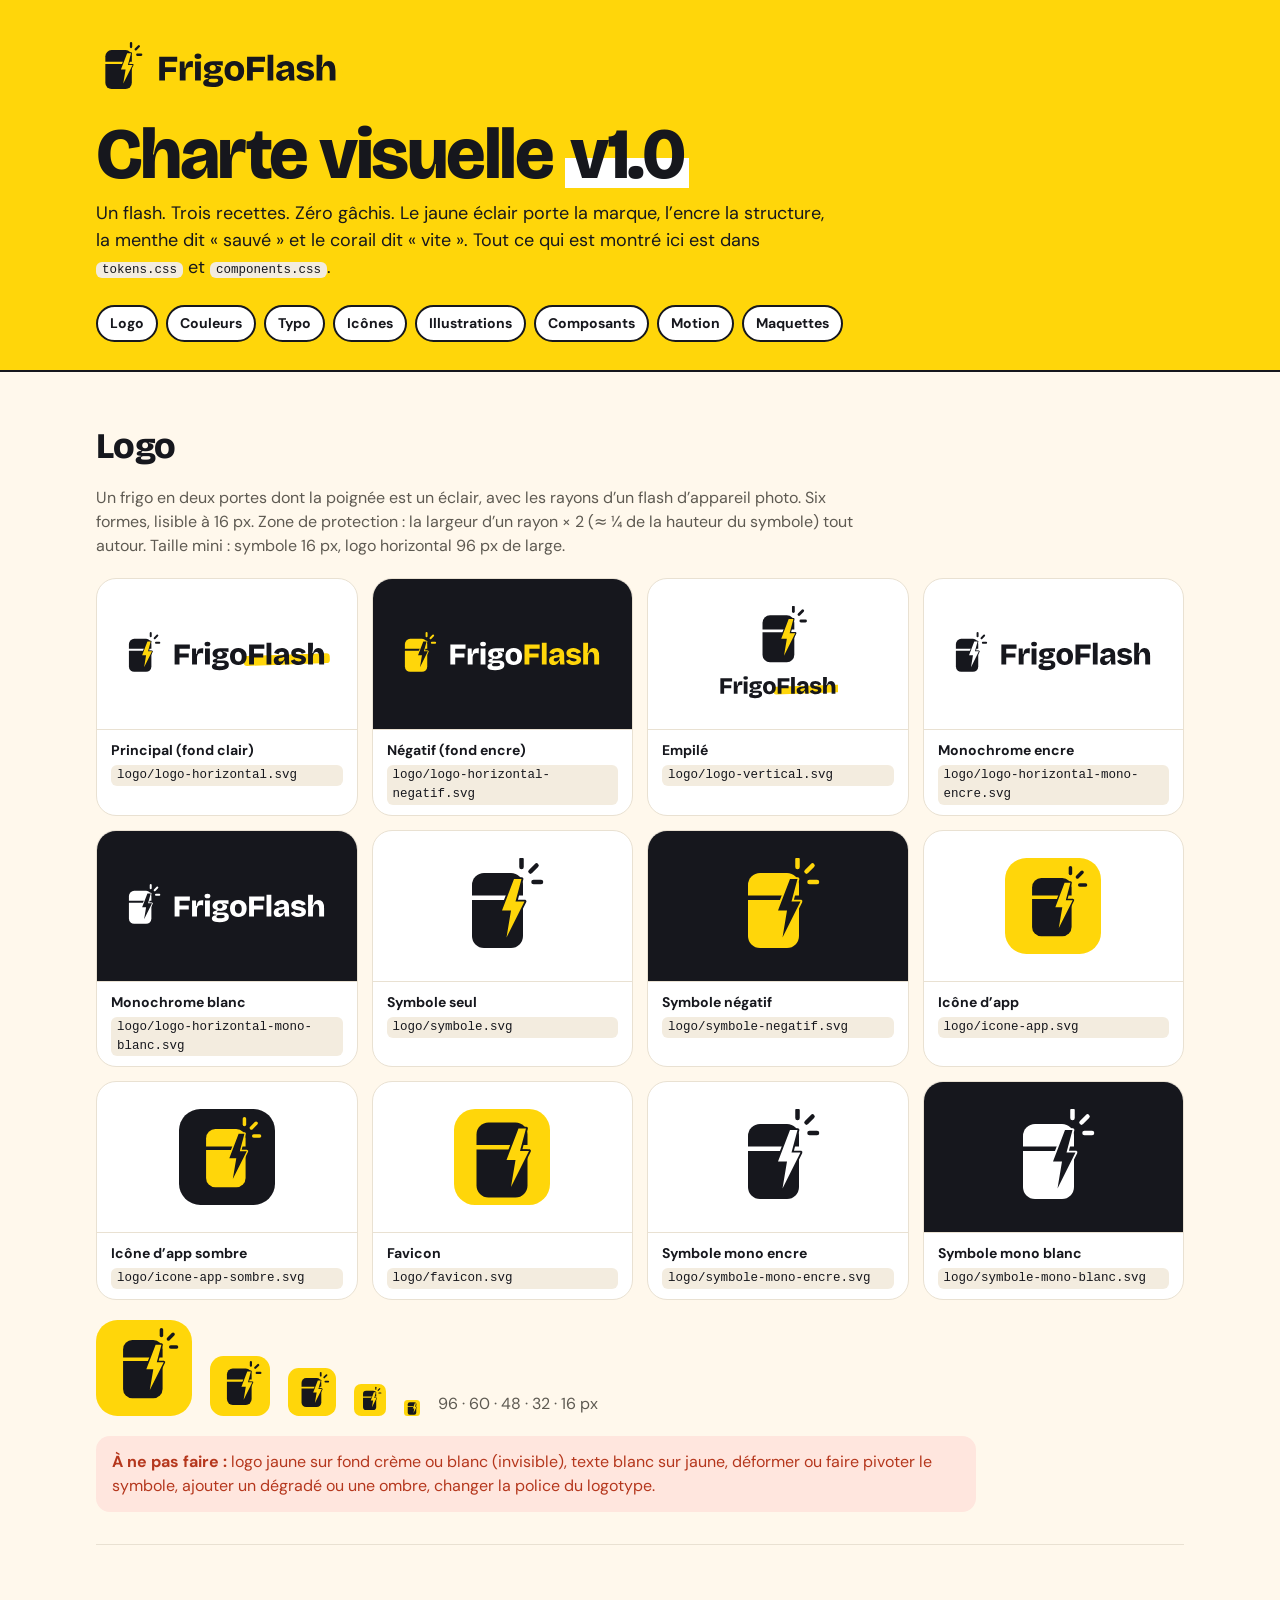
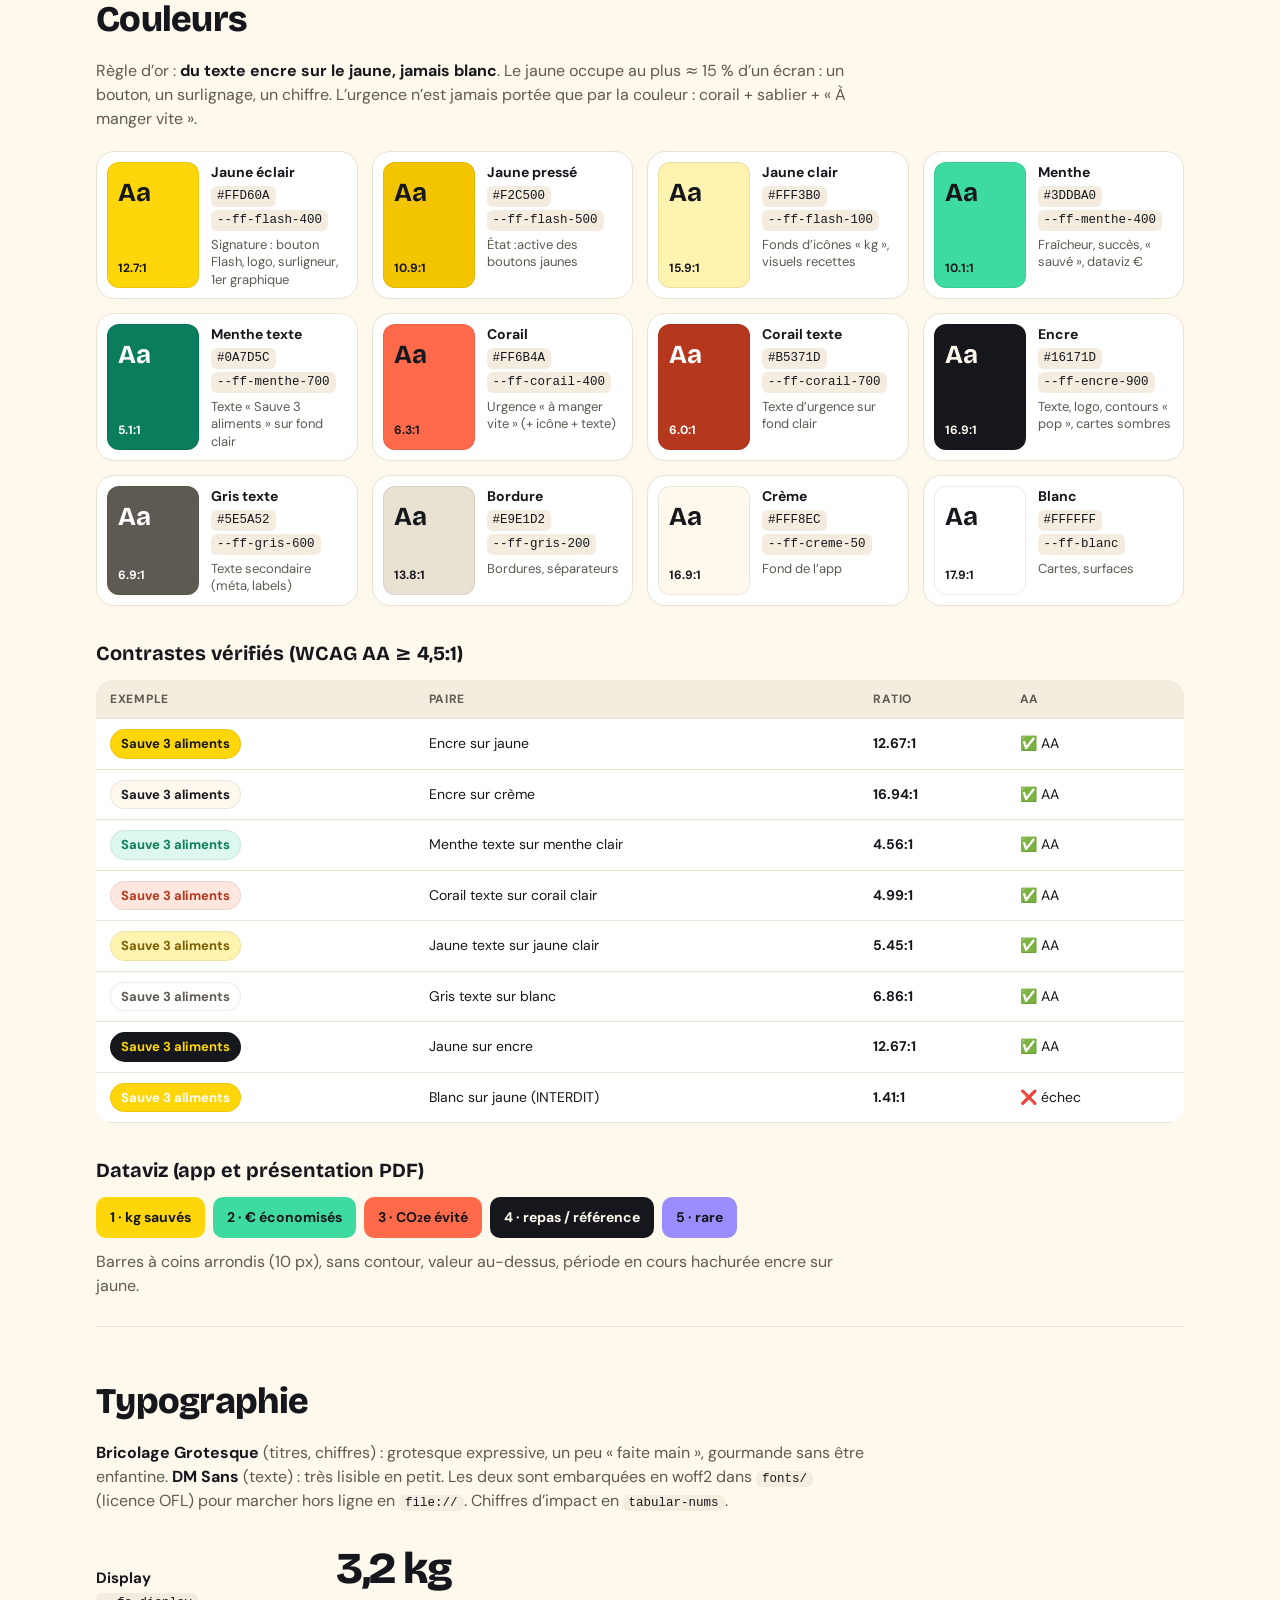
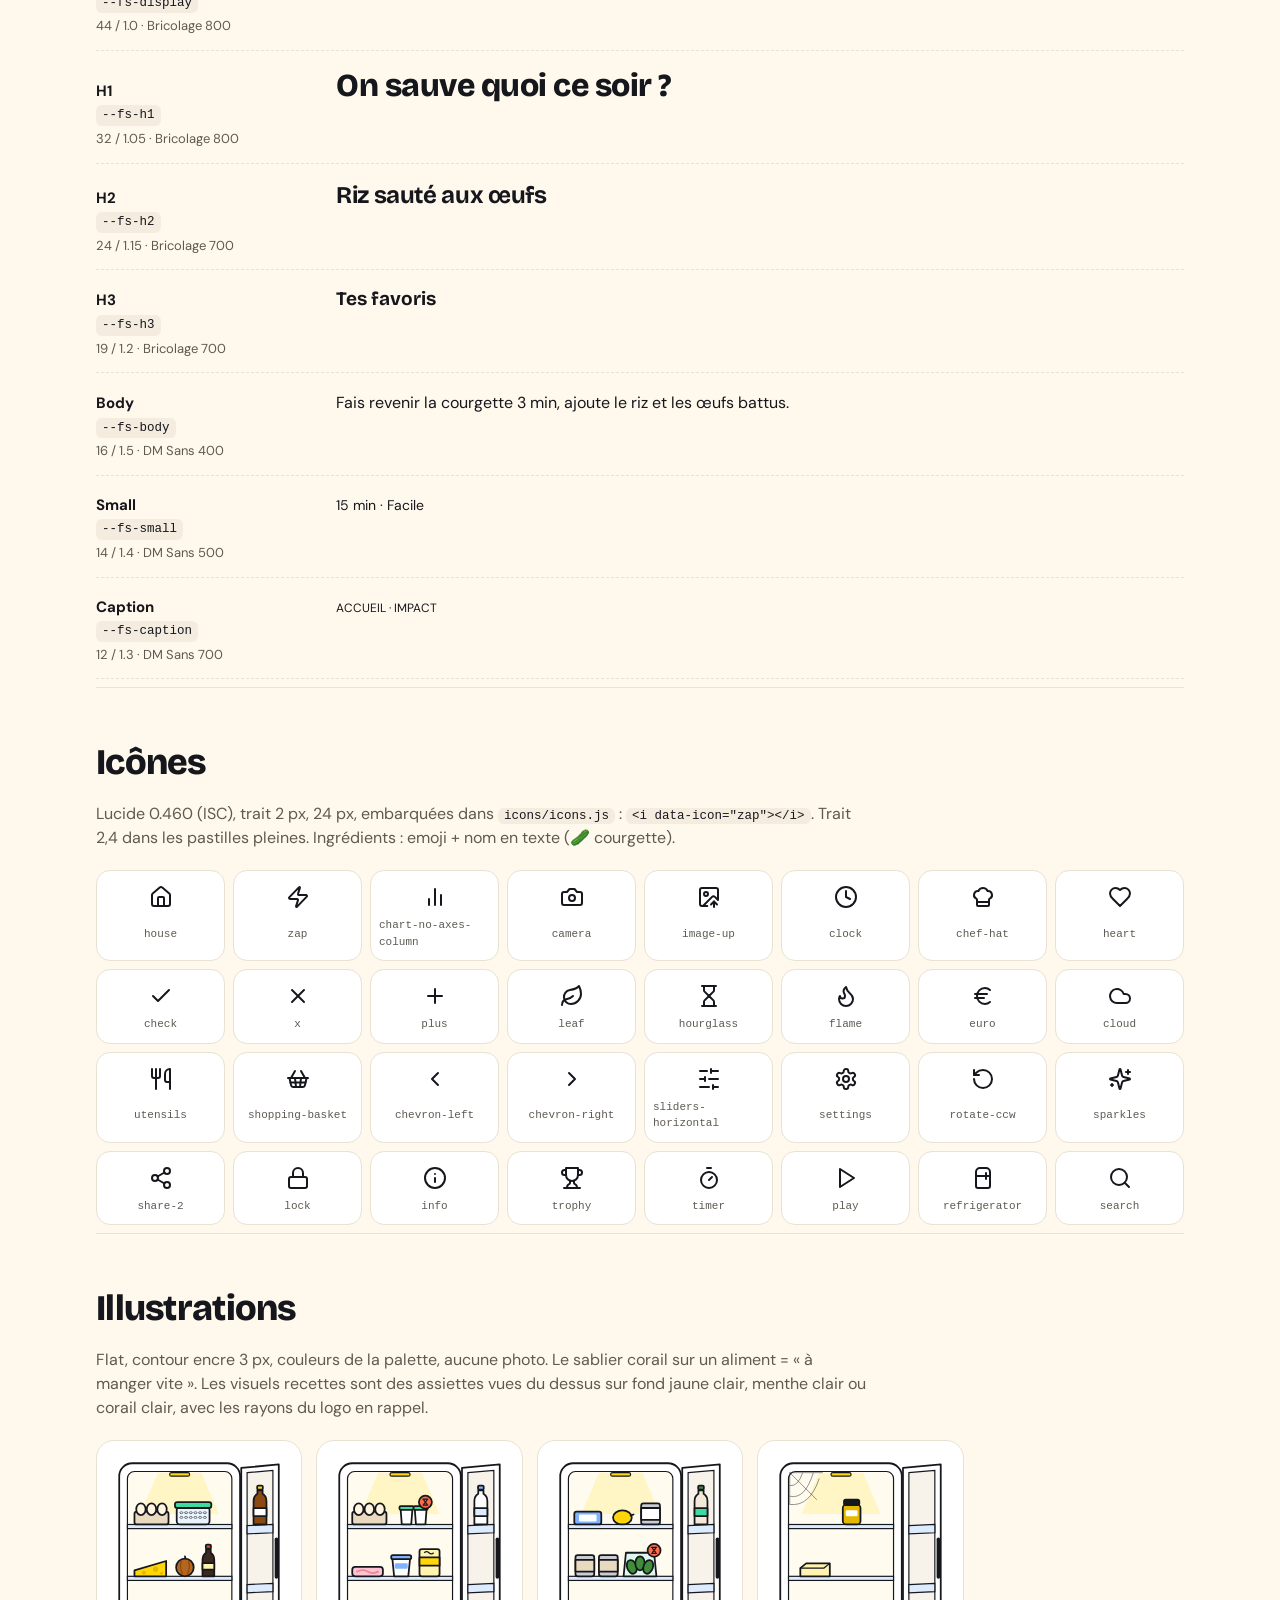
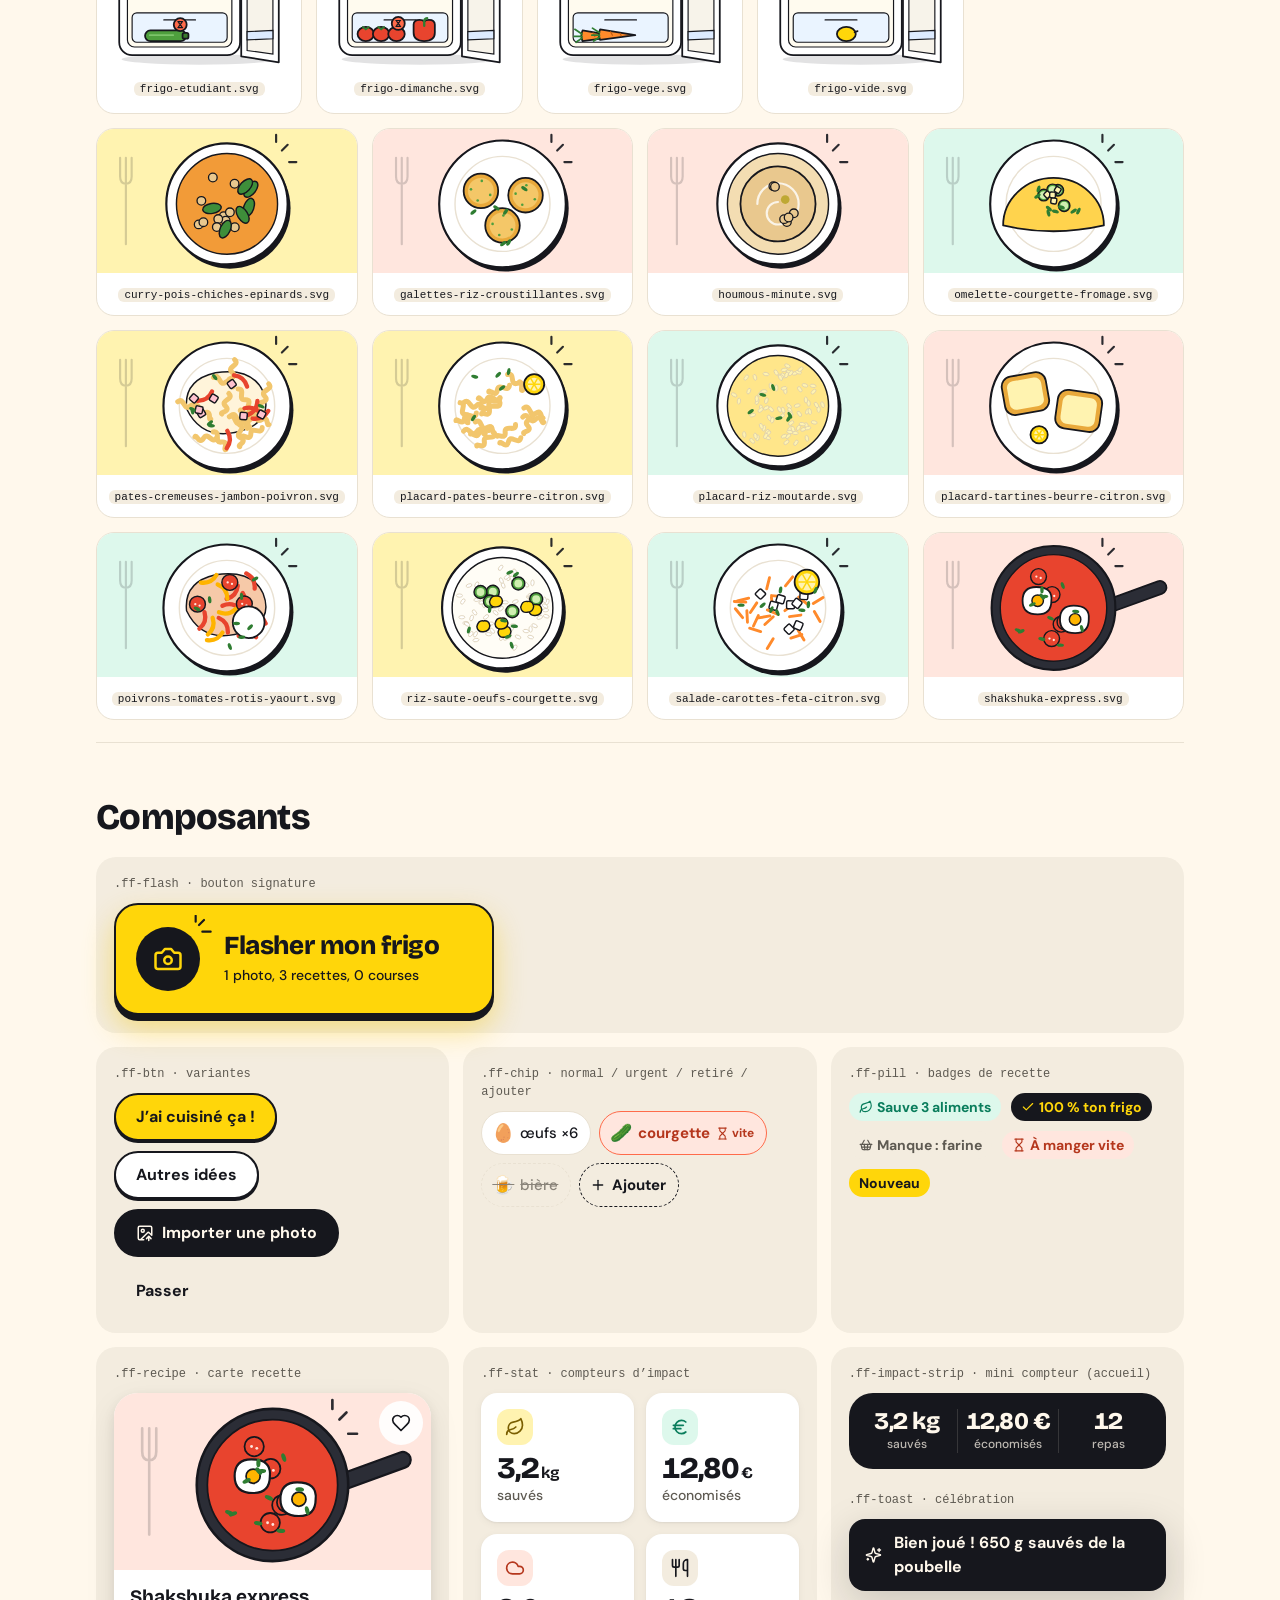
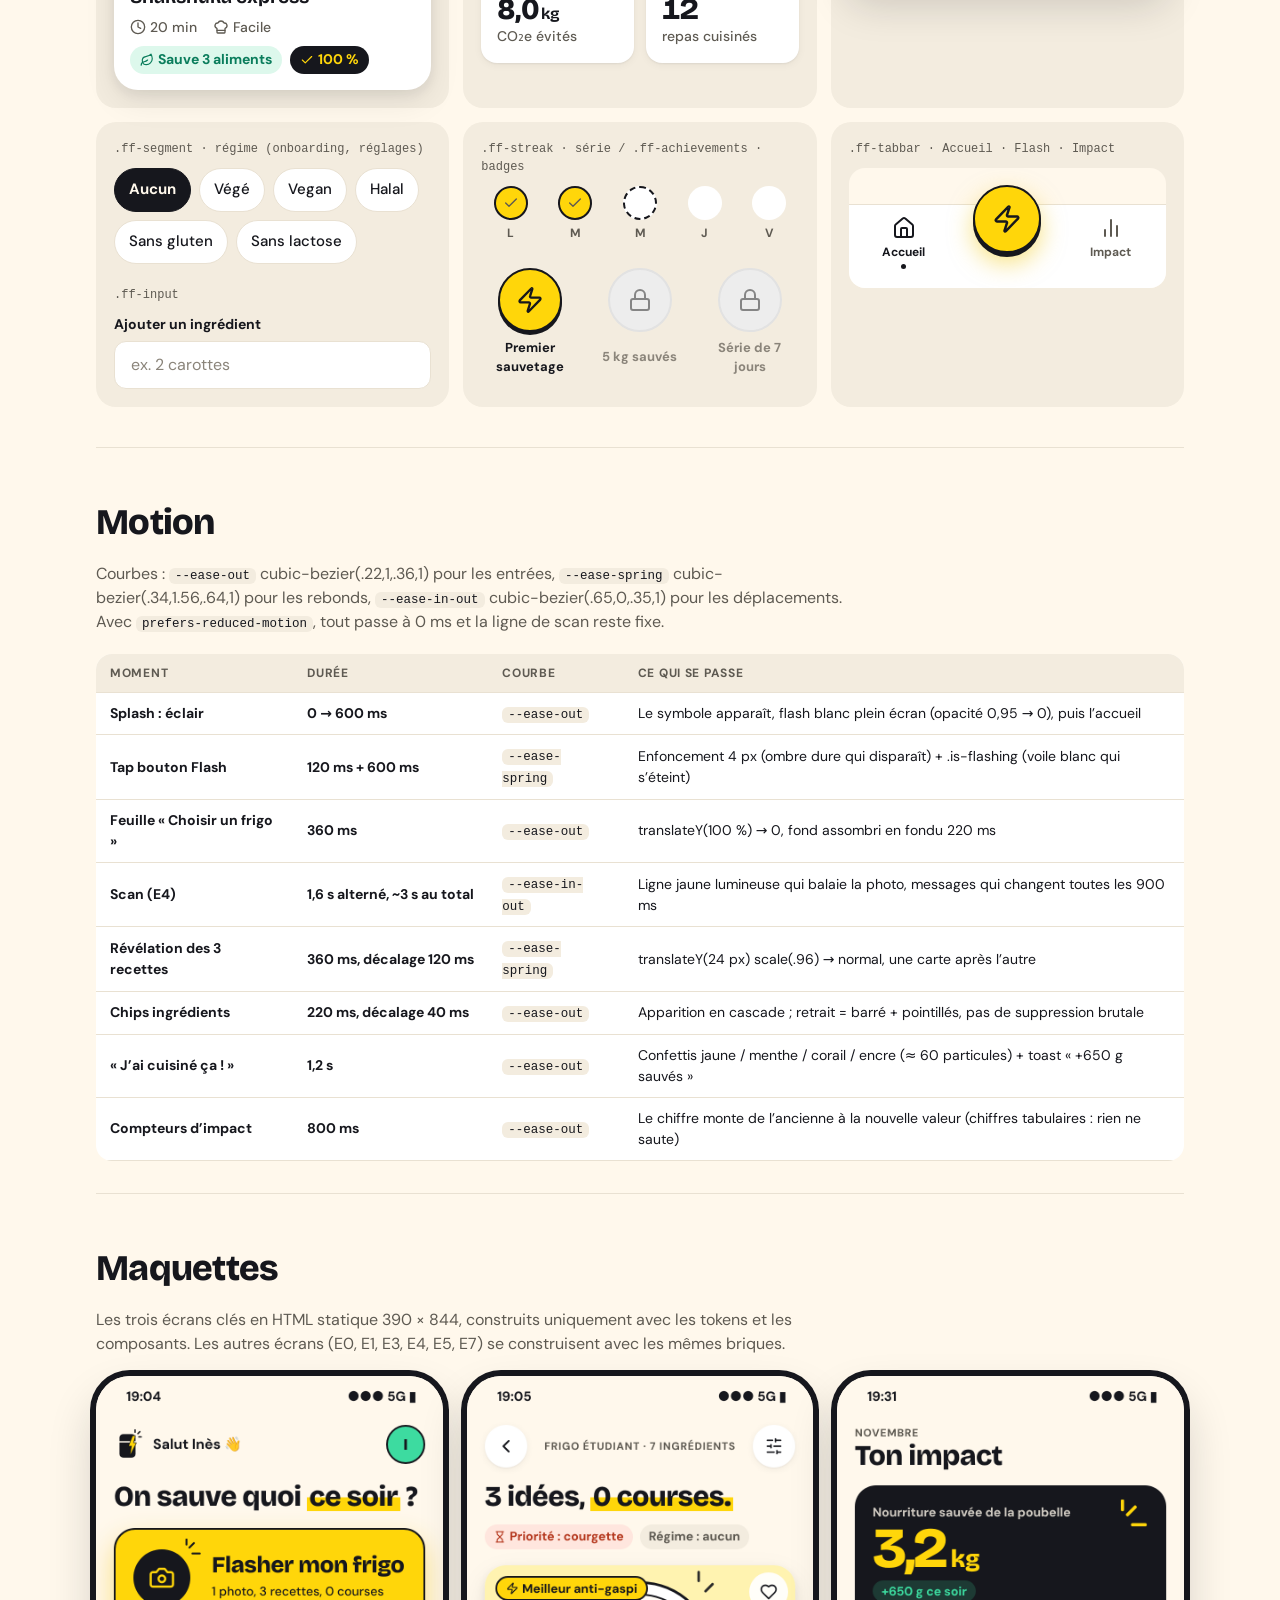
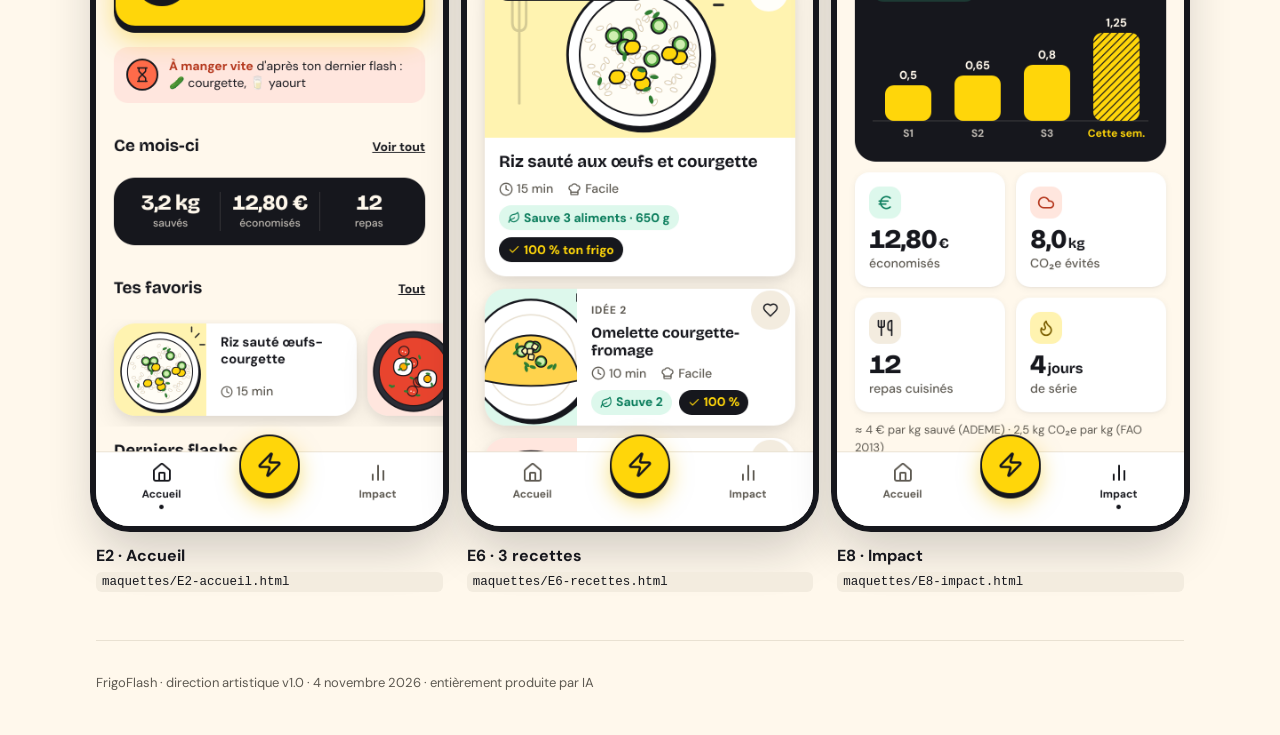
<file: da/styleguide.html>
<!doctype html>
<html lang="fr"><head><meta charset="utf-8"><meta name="viewport" content="width=device-width, initial-scale=1, viewport-fit=cover">
<title>FrigoFlash Charte visuelle</title><link rel="icon" href="logo/favicon.svg">
<link rel="stylesheet" href="tokens.css"><link rel="stylesheet" href="components.css">
<style>
.sg-wrap { max-width: 1120px; margin: 0 auto; padding-left: max(16px, env(safe-area-inset-left, 0px)); padding-right: max(16px, env(safe-area-inset-right, 0px)); }
.sg-hero { background: var(--ff-flash-400); border-bottom: 2px solid var(--ff-encre-900); padding-block: 40px 28px; }
.sg-hero h1 { font-family: var(--font-display); font-weight: 800; font-size: clamp(40px, 7vw, 72px); line-height: .95; letter-spacing: -0.035em; margin: 24px 0 12px; text-wrap: balance; }
.sg-hero .ff-mark { background: linear-gradient(transparent 55%, #fff 55%, #fff 90%, transparent 90%); }
.sg-hero__logo { height: 56px; }
.sg-lead { font-size: 18px; max-width: 62ch; margin: 0; }
.sg-nav { display: flex; flex-wrap: wrap; gap: 8px; margin-top: 24px; }
.sg-nav a { color: var(--ff-encre-900); text-decoration: none; font-weight: 700; font-size: 14px; padding: 6px 12px; border: 2px solid var(--ff-encre-900); border-radius: 999px; background: #fff; }
.sg-nav a:hover { background: var(--ff-encre-900); color: var(--ff-flash-400); }
section { padding-block: 48px 8px; border-bottom: 1px solid var(--border); scroll-margin-top: 16px; }
.sg-h { font-family: var(--font-display); font-weight: 800; font-size: 36px; letter-spacing: -0.02em; margin: 0 0 12px; }
.sg-h3 { font-family: var(--font-display); font-weight: 700; font-size: 20px; margin: 32px 0 12px; }
.sg-p { color: var(--text-muted); max-width: 70ch; margin: 0 0 20px; }
.sg-p b { color: var(--text); }
code { font-family: ui-monospace, "SF Mono", Menlo, monospace; font-size: 12.5px; background: var(--surface-2); padding: 1px 6px; border-radius: 6px; color: var(--text); }
.lgs { display: grid; grid-template-columns: repeat(auto-fill, minmax(240px, 1fr)); gap: 14px; }
.lg { margin: 0; border-radius: 20px; overflow: hidden; border: 1px solid var(--border); background: #fff; }
.lg > div { height: 150px; display: grid; place-items: center; padding: 24px; }
.lg--dark > div { background: var(--ff-encre-900); }
.lg img { height: 96px; width: auto; max-width: 100%; }
.cmp__cell .ff-streak__day:not(.is-done) .ff-streak__dot { background: #fff; }
.lg figcaption { padding: 10px 14px; display: grid; gap: 4px; font-size: 14px; border-top: 1px solid var(--border); }
.sizes { display: flex; flex-wrap: wrap; align-items: end; gap: 18px; margin: 20px 0; }
.sizes .sg-p { margin: 0; }
.dont { background: var(--ff-corail-100); color: var(--ff-corail-700); border-radius: 14px; padding: 14px 16px; margin-bottom: 24px; max-width: 80ch; }
.sws { display: grid; grid-template-columns: repeat(auto-fill, minmax(250px, 1fr)); gap: 14px; }
.sw { display: grid; grid-template-columns: 92px 1fr; gap: 12px; background: #fff; border-radius: 18px; padding: 10px; border: 1px solid var(--border); }
.sw__chip { border-radius: 12px; display: grid; align-content: space-between; padding: 10px; min-height: 92px; border: 1px solid rgba(22,23,29,.08); }
.sw__chip b { font-family: var(--font-display); font-size: 26px; }
.sw__chip span { font-size: 12px; font-weight: 700; font-variant-numeric: tabular-nums; }
.sw__meta { display: grid; gap: 3px; align-content: start; min-width: 0; font-size: 14px; }
.sw__meta code { justify-self: start; }
.sw__meta p { margin: 2px 0 0; color: var(--text-muted); font-size: 13px; line-height: 1.35; }
.tbl { overflow-x: auto; margin-bottom: 24px; }
table { border-collapse: collapse; width: 100%; min-width: 560px; background: #fff; border-radius: 16px; overflow: hidden; font-size: 14px; }
th, td { text-align: left; padding: 10px 14px; border-bottom: 1px solid var(--border); vertical-align: middle; }
th { font-size: 12px; text-transform: uppercase; letter-spacing: .06em; color: var(--text-muted); background: var(--surface-2); }
td.num { font-variant-numeric: tabular-nums; white-space: nowrap; font-weight: 700; }
.ctx { display: inline-block; padding: 4px 10px; border-radius: 999px; font-weight: 700; font-size: 13px; border: 1px solid rgba(22,23,29,.08); }
.dv { display: flex; flex-wrap: wrap; gap: 8px; margin-bottom: 12px; }
.dv span { padding: 10px 14px; border-radius: 10px; font-weight: 700; font-size: 14px; color: var(--ff-encre-900); }
.tys { display: grid; gap: 4px; }
.ty { display: grid; grid-template-columns: 220px 1fr; gap: 20px; align-items: baseline; padding: 14px 0; border-bottom: 1px dashed var(--border); }
.ty > div:last-child { min-width: 0; }
.ty__meta { display: grid; gap: 3px; font-size: 13px; color: var(--text-muted); }
.ty__meta b { color: var(--text); font-size: 15px; }
.ty__meta code { justify-self: start; }
.ics { display: grid; grid-template-columns: repeat(auto-fill, minmax(118px, 1fr)); gap: 8px; }
.ic { background: #fff; border: 1px solid var(--border); border-radius: 14px; padding: 14px 8px 10px; display: grid; justify-items: center; gap: 8px; }
.ic code { background: none; font-size: 11px; color: var(--text-muted); padding: 0; }
.ills { display: grid; grid-template-columns: repeat(auto-fill, minmax(200px, 1fr)); gap: 14px; margin-bottom: 14px; }
.ills--rec { grid-template-columns: repeat(auto-fill, minmax(230px, 1fr)); }
.ill { margin: 0; background: #fff; border: 1px solid var(--border); border-radius: 18px; padding: 14px; display: grid; gap: 8px; justify-items: center; }
.ill--rec { padding: 0; overflow: hidden; }
.ill--rec img { width: 100%; }
.ill--rec figcaption { padding: 0 10px 10px; }
.ill code { font-size: 11px; }
.cmp { display: grid; grid-template-columns: repeat(auto-fill, minmax(320px, 1fr)); gap: 14px; padding-bottom: 32px; }
.cmp__cell { background: var(--surface-2); border-radius: 20px; padding: 18px; display: grid; gap: 10px; align-content: start; min-width: 0; }
.cmp__cell--wide { grid-column: 1 / -1; }
.cmp__cell--wide .ff-flash { max-width: 380px; }
.lab { font-family: ui-monospace, Menlo, monospace; font-size: 12px; color: var(--text-muted); display: block; }
.row { display: flex; flex-wrap: wrap; gap: 10px; }
.tabdemo { position: relative; height: 120px; background: var(--bg); border-radius: 16px; overflow: hidden; }
.mks { display: grid; grid-template-columns: repeat(auto-fill, minmax(260px, 1fr)); gap: 24px; padding-bottom: 40px; }
.mk { margin: 0; display: grid; gap: 10px; }
.mk img { width: 100%; border-radius: 34px; box-shadow: 0 0 0 6px var(--ff-encre-900), 0 24px 48px rgba(22,23,29,.2); }
.mk figcaption { display: grid; gap: 4px; padding-top: 8px; }
.sg-foot { padding-block: 32px 48px; color: var(--text-muted); font-size: 13px; }
@media (max-width: 560px) { .ty { grid-template-columns: 1fr; gap: 6px; } .sg-h { font-size: 30px; } .cmp { grid-template-columns: 1fr; } }
</style></head><body>
<header class="sg-hero">
  <div class="sg-wrap">
    <img src="logo/logo-horizontal.svg" alt="FrigoFlash" class="sg-hero__logo">
    <h1>Charte visuelle <span class="ff-mark">v1.0</span></h1>
    <p class="sg-lead">Un flash. Trois recettes. Zéro gâchis. Le jaune éclair porte la marque, l’encre la structure, la menthe dit « sauvé » et le corail dit « vite ». Tout ce qui est montré ici est dans <code>tokens.css</code> et <code>components.css</code>.</p>
    <nav class="sg-nav"><a href="#logo">Logo</a><a href="#couleurs">Couleurs</a><a href="#typo">Typo</a><a href="#icones">Icônes</a><a href="#illustrations">Illustrations</a><a href="#composants">Composants</a><a href="#motion">Motion</a><a href="#maquettes">Maquettes</a></nav>
  </div>
</header>
<main class="sg-wrap">
<section id="logo"><h2 class="sg-h">Logo</h2>
<p class="sg-p">Un frigo en deux portes dont la poignée est un éclair, avec les rayons d’un flash d’appareil photo. Six formes, lisible à 16 px. Zone de protection : la largeur d’un rayon × 2 (≈ ¼ de la hauteur du symbole) tout autour. Taille mini : symbole 16 px, logo horizontal 96 px de large.</p>
<div class="lgs"><figure class="lg lg--light"><div><img src="logo/logo-horizontal.svg" alt="Principal (fond clair)"></div><figcaption><b>Principal (fond clair)</b><code>logo/logo-horizontal.svg</code></figcaption></figure><figure class="lg lg--dark"><div><img src="logo/logo-horizontal-negatif.svg" alt="Négatif (fond encre)"></div><figcaption><b>Négatif (fond encre)</b><code>logo/logo-horizontal-negatif.svg</code></figcaption></figure><figure class="lg lg--light"><div><img src="logo/logo-vertical.svg" alt="Empilé"></div><figcaption><b>Empilé</b><code>logo/logo-vertical.svg</code></figcaption></figure><figure class="lg lg--light"><div><img src="logo/logo-horizontal-mono-encre.svg" alt="Monochrome encre"></div><figcaption><b>Monochrome encre</b><code>logo/logo-horizontal-mono-encre.svg</code></figcaption></figure><figure class="lg lg--dark"><div><img src="logo/logo-horizontal-mono-blanc.svg" alt="Monochrome blanc"></div><figcaption><b>Monochrome blanc</b><code>logo/logo-horizontal-mono-blanc.svg</code></figcaption></figure><figure class="lg lg--light"><div><img src="logo/symbole.svg" alt="Symbole seul"></div><figcaption><b>Symbole seul</b><code>logo/symbole.svg</code></figcaption></figure><figure class="lg lg--dark"><div><img src="logo/symbole-negatif.svg" alt="Symbole négatif"></div><figcaption><b>Symbole négatif</b><code>logo/symbole-negatif.svg</code></figcaption></figure><figure class="lg lg--light"><div><img src="logo/icone-app.svg" alt="Icône d’app"></div><figcaption><b>Icône d’app</b><code>logo/icone-app.svg</code></figcaption></figure><figure class="lg lg--light"><div><img src="logo/icone-app-sombre.svg" alt="Icône d’app sombre"></div><figcaption><b>Icône d’app sombre</b><code>logo/icone-app-sombre.svg</code></figcaption></figure><figure class="lg lg--light"><div><img src="logo/favicon.svg" alt="Favicon"></div><figcaption><b>Favicon</b><code>logo/favicon.svg</code></figcaption></figure><figure class="lg lg--light"><div><img src="logo/symbole-mono-encre.svg" alt="Symbole mono encre"></div><figcaption><b>Symbole mono encre</b><code>logo/symbole-mono-encre.svg</code></figcaption></figure><figure class="lg lg--dark"><div><img src="logo/symbole-mono-blanc.svg" alt="Symbole mono blanc"></div><figcaption><b>Symbole mono blanc</b><code>logo/symbole-mono-blanc.svg</code></figcaption></figure></div>
<div class="sizes"><img src="logo/icone-app.svg" width="96" alt=""><img src="logo/icone-app.svg" width="60" alt=""><img src="logo/icone-app.svg" width="48" alt=""><img src="logo/icone-app.svg" width="32" alt=""><img src="logo/favicon.svg" width="16" alt=""><span class="sg-p">96 · 60 · 48 · 32 · 16 px</span></div>
<div class="dont"><b>À ne pas faire :</b> logo jaune sur fond crème ou blanc (invisible), texte blanc sur jaune, déformer ou faire pivoter le symbole, ajouter un dégradé ou une ombre, changer la police du logotype.</div>
</section>

<section id="couleurs"><h2 class="sg-h">Couleurs</h2>
<p class="sg-p">Règle d’or : <b>du texte encre sur le jaune, jamais blanc</b>. Le jaune occupe au plus ≈ 15 % d’un écran : un bouton, un surlignage, un chiffre. L’urgence n’est jamais portée que par la couleur : corail + sablier + « À manger vite ».</p>
<div class="sws"><div class="sw"><div class="sw__chip" style="background:#FFD60A;color:#16171D"><b>Aa</b><span>12.7:1</span></div><div class="sw__meta"><b>Jaune éclair</b><code>#FFD60A</code><code>--ff-flash-400</code><p>Signature : bouton Flash, logo, surligneur, 1er graphique</p></div></div><div class="sw"><div class="sw__chip" style="background:#F2C500;color:#16171D"><b>Aa</b><span>10.9:1</span></div><div class="sw__meta"><b>Jaune pressé</b><code>#F2C500</code><code>--ff-flash-500</code><p>État :active des boutons jaunes</p></div></div><div class="sw"><div class="sw__chip" style="background:#FFF3B0;color:#16171D"><b>Aa</b><span>15.9:1</span></div><div class="sw__meta"><b>Jaune clair</b><code>#FFF3B0</code><code>--ff-flash-100</code><p>Fonds d’icônes « kg », visuels recettes</p></div></div><div class="sw"><div class="sw__chip" style="background:#3DDBA0;color:#16171D"><b>Aa</b><span>10.1:1</span></div><div class="sw__meta"><b>Menthe</b><code>#3DDBA0</code><code>--ff-menthe-400</code><p>Fraîcheur, succès, « sauvé », dataviz €</p></div></div><div class="sw"><div class="sw__chip" style="background:#0A7D5C;color:#FFFFFF"><b>Aa</b><span>5.1:1</span></div><div class="sw__meta"><b>Menthe texte</b><code>#0A7D5C</code><code>--ff-menthe-700</code><p>Texte « Sauve 3 aliments » sur fond clair</p></div></div><div class="sw"><div class="sw__chip" style="background:#FF6B4A;color:#16171D"><b>Aa</b><span>6.3:1</span></div><div class="sw__meta"><b>Corail</b><code>#FF6B4A</code><code>--ff-corail-400</code><p>Urgence « à manger vite » (+ icône + texte)</p></div></div><div class="sw"><div class="sw__chip" style="background:#B5371D;color:#FFFFFF"><b>Aa</b><span>6.0:1</span></div><div class="sw__meta"><b>Corail texte</b><code>#B5371D</code><code>--ff-corail-700</code><p>Texte d’urgence sur fond clair</p></div></div><div class="sw"><div class="sw__chip" style="background:#16171D;color:#FFF8EC"><b>Aa</b><span>16.9:1</span></div><div class="sw__meta"><b>Encre</b><code>#16171D</code><code>--ff-encre-900</code><p>Texte, logo, contours « pop », cartes sombres</p></div></div><div class="sw"><div class="sw__chip" style="background:#5E5A52;color:#FFFFFF"><b>Aa</b><span>6.9:1</span></div><div class="sw__meta"><b>Gris texte</b><code>#5E5A52</code><code>--ff-gris-600</code><p>Texte secondaire (méta, labels)</p></div></div><div class="sw"><div class="sw__chip" style="background:#E9E1D2;color:#16171D"><b>Aa</b><span>13.8:1</span></div><div class="sw__meta"><b>Bordure</b><code>#E9E1D2</code><code>--ff-gris-200</code><p>Bordures, séparateurs</p></div></div><div class="sw"><div class="sw__chip" style="background:#FFF8EC;color:#16171D"><b>Aa</b><span>16.9:1</span></div><div class="sw__meta"><b>Crème</b><code>#FFF8EC</code><code>--ff-creme-50</code><p>Fond de l’app</p></div></div><div class="sw"><div class="sw__chip" style="background:#FFFFFF;color:#16171D"><b>Aa</b><span>17.9:1</span></div><div class="sw__meta"><b>Blanc</b><code>#FFFFFF</code><code>--ff-blanc</code><p>Cartes, surfaces</p></div></div></div>
<h3 class="sg-h3">Contrastes vérifiés (WCAG AA ≥ 4,5:1)</h3>
<div class="tbl"><table><thead><tr><th>Exemple</th><th>Paire</th><th>Ratio</th><th>AA</th></tr></thead><tbody><tr><td><span class="ctx" style="background:#FFD60A;color:#16171D">Sauve 3 aliments</span></td><td>Encre sur jaune</td><td class="num">12.67:1</td><td>✅ AA</td></tr><tr><td><span class="ctx" style="background:#FFF8EC;color:#16171D">Sauve 3 aliments</span></td><td>Encre sur crème</td><td class="num">16.94:1</td><td>✅ AA</td></tr><tr><td><span class="ctx" style="background:#DDF8EC;color:#0A7D5C">Sauve 3 aliments</span></td><td>Menthe texte sur menthe clair</td><td class="num">4.56:1</td><td>✅ AA</td></tr><tr><td><span class="ctx" style="background:#FFE6DE;color:#B5371D">Sauve 3 aliments</span></td><td>Corail texte sur corail clair</td><td class="num">4.99:1</td><td>✅ AA</td></tr><tr><td><span class="ctx" style="background:#FFF3B0;color:#7A5E00">Sauve 3 aliments</span></td><td>Jaune texte sur jaune clair</td><td class="num">5.45:1</td><td>✅ AA</td></tr><tr><td><span class="ctx" style="background:#FFFFFF;color:#5E5A52">Sauve 3 aliments</span></td><td>Gris texte sur blanc</td><td class="num">6.86:1</td><td>✅ AA</td></tr><tr><td><span class="ctx" style="background:#16171D;color:#FFD60A">Sauve 3 aliments</span></td><td>Jaune sur encre</td><td class="num">12.67:1</td><td>✅ AA</td></tr><tr><td><span class="ctx" style="background:#FFD60A;color:#FFFFFF">Sauve 3 aliments</span></td><td>Blanc sur jaune (INTERDIT)</td><td class="num">1.41:1</td><td>❌ échec</td></tr></tbody></table></div>
<h3 class="sg-h3">Dataviz (app et présentation PDF)</h3>
<div class="dv"><span style="background:#FFD60A">1 · kg sauvés</span><span style="background:#3DDBA0">2 · € économisés</span><span style="background:#FF6B4A">3 · CO₂e évité</span><span style="background:#16171D;color:#FFF8EC">4 · repas / référence</span><span style="background:#9B8CFF">5 · rare</span></div>
<p class="sg-p">Barres à coins arrondis (10 px), sans contour, valeur au-dessus, période en cours hachurée encre sur jaune.</p>
</section>

<section id="typo"><h2 class="sg-h">Typographie</h2>
<p class="sg-p"><b>Bricolage Grotesque</b> (titres, chiffres) : grotesque expressive, un peu « faite main », gourmande sans être enfantine. <b>DM Sans</b> (texte) : très lisible en petit. Les deux sont embarquées en woff2 dans <code>fonts/</code> (licence OFL) pour marcher hors ligne en <code>file://</code>. Chiffres d’impact en <code>tabular-nums</code>.</p>
<div class="tys"><div class="ty"><div class="ty__meta"><b>Display</b><code>--fs-display</code><span>44 / 1.0 · Bricolage 800</span></div><div class="ff-display">3,2 kg</div></div><div class="ty"><div class="ty__meta"><b>H1</b><code>--fs-h1</code><span>32 / 1.05 · Bricolage 800</span></div><div class="ff-h1">On sauve quoi ce soir ?</div></div><div class="ty"><div class="ty__meta"><b>H2</b><code>--fs-h2</code><span>24 / 1.15 · Bricolage 700</span></div><div class="ff-h2">Riz sauté aux œufs</div></div><div class="ty"><div class="ty__meta"><b>H3</b><code>--fs-h3</code><span>19 / 1.2 · Bricolage 700</span></div><div class="ff-h3">Tes favoris</div></div><div class="ty"><div class="ty__meta"><b>Body</b><code>--fs-body</code><span>16 / 1.5 · DM Sans 400</span></div><div class="">Fais revenir la courgette 3 min, ajoute le riz et les œufs battus.</div></div><div class="ty"><div class="ty__meta"><b>Small</b><code>--fs-small</code><span>14 / 1.4 · DM Sans 500</span></div><div class="ff-small">15 min · Facile</div></div><div class="ty"><div class="ty__meta"><b>Caption</b><code>--fs-caption</code><span>12 / 1.3 · DM Sans 700</span></div><div class="ff-caption">ACCUEIL · IMPACT</div></div></div>
</section>

<section id="icones"><h2 class="sg-h">Icônes</h2>
<p class="sg-p">Lucide 0.460 (ISC), trait 2 px, 24 px, embarquées dans <code>icons/icons.js</code> : <code>&lt;i data-icon="zap"&gt;&lt;/i&gt;</code>. Trait 2,4 dans les pastilles pleines. Ingrédients : emoji + nom en texte (🥒 courgette).</p>
<div class="ics"><div class="ic"><i data-icon="house"></i><code>house</code></div><div class="ic"><i data-icon="zap"></i><code>zap</code></div><div class="ic"><i data-icon="chart-no-axes-column"></i><code>chart-no-axes-column</code></div><div class="ic"><i data-icon="camera"></i><code>camera</code></div><div class="ic"><i data-icon="image-up"></i><code>image-up</code></div><div class="ic"><i data-icon="clock"></i><code>clock</code></div><div class="ic"><i data-icon="chef-hat"></i><code>chef-hat</code></div><div class="ic"><i data-icon="heart"></i><code>heart</code></div><div class="ic"><i data-icon="check"></i><code>check</code></div><div class="ic"><i data-icon="x"></i><code>x</code></div><div class="ic"><i data-icon="plus"></i><code>plus</code></div><div class="ic"><i data-icon="leaf"></i><code>leaf</code></div><div class="ic"><i data-icon="hourglass"></i><code>hourglass</code></div><div class="ic"><i data-icon="flame"></i><code>flame</code></div><div class="ic"><i data-icon="euro"></i><code>euro</code></div><div class="ic"><i data-icon="cloud"></i><code>cloud</code></div><div class="ic"><i data-icon="utensils"></i><code>utensils</code></div><div class="ic"><i data-icon="shopping-basket"></i><code>shopping-basket</code></div><div class="ic"><i data-icon="chevron-left"></i><code>chevron-left</code></div><div class="ic"><i data-icon="chevron-right"></i><code>chevron-right</code></div><div class="ic"><i data-icon="sliders-horizontal"></i><code>sliders-horizontal</code></div><div class="ic"><i data-icon="settings"></i><code>settings</code></div><div class="ic"><i data-icon="rotate-ccw"></i><code>rotate-ccw</code></div><div class="ic"><i data-icon="sparkles"></i><code>sparkles</code></div><div class="ic"><i data-icon="share-2"></i><code>share-2</code></div><div class="ic"><i data-icon="lock"></i><code>lock</code></div><div class="ic"><i data-icon="info"></i><code>info</code></div><div class="ic"><i data-icon="trophy"></i><code>trophy</code></div><div class="ic"><i data-icon="timer"></i><code>timer</code></div><div class="ic"><i data-icon="play"></i><code>play</code></div><div class="ic"><i data-icon="refrigerator"></i><code>refrigerator</code></div><div class="ic"><i data-icon="search"></i><code>search</code></div></div>
</section>

<section id="illustrations"><h2 class="sg-h">Illustrations</h2>
<p class="sg-p">Flat, contour encre 3 px, couleurs de la palette, aucune photo. Le sablier corail sur un aliment = « à manger vite ». Les visuels recettes sont des assiettes vues du dessus sur fond jaune clair, menthe clair ou corail clair, avec les rayons du logo en rappel.</p>
<div class="ills"><figure class="ill"><img src="illustrations/frigos/frigo-etudiant.svg" alt="frigo-etudiant"><figcaption><code>frigo-etudiant.svg</code></figcaption></figure><figure class="ill"><img src="illustrations/frigos/frigo-dimanche.svg" alt="frigo-dimanche"><figcaption><code>frigo-dimanche.svg</code></figcaption></figure><figure class="ill"><img src="illustrations/frigos/frigo-vege.svg" alt="frigo-vege"><figcaption><code>frigo-vege.svg</code></figcaption></figure><figure class="ill"><img src="illustrations/frigos/frigo-vide.svg" alt="frigo-vide"><figcaption><code>frigo-vide.svg</code></figcaption></figure></div>
<div class="ills ills--rec"><figure class="ill ill--rec"><img src="illustrations/recettes/curry-pois-chiches-epinards.svg" alt="curry-pois-chiches-epinards.svg"><figcaption><code>curry-pois-chiches-epinards.svg</code></figcaption></figure><figure class="ill ill--rec"><img src="illustrations/recettes/galettes-riz-croustillantes.svg" alt="galettes-riz-croustillantes.svg"><figcaption><code>galettes-riz-croustillantes.svg</code></figcaption></figure><figure class="ill ill--rec"><img src="illustrations/recettes/houmous-minute.svg" alt="houmous-minute.svg"><figcaption><code>houmous-minute.svg</code></figcaption></figure><figure class="ill ill--rec"><img src="illustrations/recettes/omelette-courgette-fromage.svg" alt="omelette-courgette-fromage.svg"><figcaption><code>omelette-courgette-fromage.svg</code></figcaption></figure><figure class="ill ill--rec"><img src="illustrations/recettes/pates-cremeuses-jambon-poivron.svg" alt="pates-cremeuses-jambon-poivron.svg"><figcaption><code>pates-cremeuses-jambon-poivron.svg</code></figcaption></figure><figure class="ill ill--rec"><img src="illustrations/recettes/placard-pates-beurre-citron.svg" alt="placard-pates-beurre-citron.svg"><figcaption><code>placard-pates-beurre-citron.svg</code></figcaption></figure><figure class="ill ill--rec"><img src="illustrations/recettes/placard-riz-moutarde.svg" alt="placard-riz-moutarde.svg"><figcaption><code>placard-riz-moutarde.svg</code></figcaption></figure><figure class="ill ill--rec"><img src="illustrations/recettes/placard-tartines-beurre-citron.svg" alt="placard-tartines-beurre-citron.svg"><figcaption><code>placard-tartines-beurre-citron.svg</code></figcaption></figure><figure class="ill ill--rec"><img src="illustrations/recettes/poivrons-tomates-rotis-yaourt.svg" alt="poivrons-tomates-rotis-yaourt.svg"><figcaption><code>poivrons-tomates-rotis-yaourt.svg</code></figcaption></figure><figure class="ill ill--rec"><img src="illustrations/recettes/riz-saute-oeufs-courgette.svg" alt="riz-saute-oeufs-courgette.svg"><figcaption><code>riz-saute-oeufs-courgette.svg</code></figcaption></figure><figure class="ill ill--rec"><img src="illustrations/recettes/salade-carottes-feta-citron.svg" alt="salade-carottes-feta-citron.svg"><figcaption><code>salade-carottes-feta-citron.svg</code></figcaption></figure><figure class="ill ill--rec"><img src="illustrations/recettes/shakshuka-express.svg" alt="shakshuka-express.svg"><figcaption><code>shakshuka-express.svg</code></figcaption></figure></div>
</section>

<section id="composants"><h2 class="sg-h">Composants</h2>
<div class="cmp">
  <div class="cmp__cell cmp__cell--wide"><span class="lab">.ff-flash · bouton signature</span>
    <button class="ff-flash" type="button"><span class="ff-flash__icon"><i data-icon="camera" data-size="30" data-stroke="2.4"></i><svg class="ff-flash__rays" viewBox="0 0 24 24" fill="none" stroke="#16171D" stroke-width="2.6" stroke-linecap="round" aria-hidden="true"><path d="M6 12l6-6M10 20h10M2 8V1"/></svg></span><span><span class="ff-flash__title">Flasher mon frigo</span><span class="ff-flash__sub" style="display:block">1 photo, 3 recettes, 0 courses</span></span></button></div>
  <div class="cmp__cell"><span class="lab">.ff-btn · variantes</span>
    <div class="row"><button class="ff-btn">J’ai cuisiné ça !</button><button class="ff-btn ff-btn--secondary">Autres idées</button></div>
    <div class="row"><button class="ff-btn ff-btn--dark"><i data-icon="image-up" data-size="18"></i>Importer une photo</button><button class="ff-btn ff-btn--ghost">Passer</button></div></div>
  <div class="cmp__cell"><span class="lab">.ff-chip · normal / urgent / retiré / ajouter</span>
    <div class="ff-chips"><span class="ff-chip"><span class="ff-chip__emoji">🥚</span>œufs ×6</span><span class="ff-chip ff-chip--urgent"><span class="ff-chip__emoji">🥒</span>courgette<span class="ff-chip__tag"><i data-icon="hourglass" data-size="13" data-stroke="2.6"></i>vite</span></span><span class="ff-chip ff-chip--removed"><span class="ff-chip__emoji">🍺</span>bière</span><span class="ff-chip ff-chip--add"><i data-icon="plus" data-size="16" data-stroke="2.6"></i>Ajouter</span></div></div>
  <div class="cmp__cell"><span class="lab">.ff-pill · badges de recette</span>
    <div class="row"><span class="ff-pill ff-pill--save"><i data-icon="leaf" data-size="14" data-stroke="2.4"></i>Sauve 3 aliments</span><span class="ff-pill ff-pill--full"><i data-icon="check" data-size="14" data-stroke="3"></i>100 % ton frigo</span></div>
    <div class="row"><span class="ff-pill ff-pill--missing"><i data-icon="shopping-basket" data-size="14"></i>Manque : farine</span><span class="ff-pill ff-pill--urgent"><i data-icon="hourglass" data-size="14" data-stroke="2.4"></i>À manger vite</span><span class="ff-pill ff-pill--flash">Nouveau</span></div></div>
  <div class="cmp__cell"><span class="lab">.ff-recipe · carte recette</span>
    <article class="ff-recipe"><div class="ff-recipe__visual"><img src="illustrations/recettes/shakshuka-express.svg" alt=""><button class="ff-recipe__fav" aria-label="Favori"><i data-icon="heart" data-size="20"></i></button></div><div class="ff-recipe__body"><h3 class="ff-h3">Shakshuka express</h3><div class="ff-recipe__metas"><span class="ff-meta"><i data-icon="clock" data-size="16"></i>20 min</span><span class="ff-meta"><i data-icon="chef-hat" data-size="16"></i>Facile</span></div><div class="ff-recipe__pills"><span class="ff-pill ff-pill--save"><i data-icon="leaf" data-size="14" data-stroke="2.4"></i>Sauve 3 aliments</span><span class="ff-pill ff-pill--full"><i data-icon="check" data-size="14" data-stroke="3"></i>100 %</span></div></div></article></div>
  <div class="cmp__cell"><span class="lab">.ff-stat · compteurs d’impact</span>
    <div class="ff-stats"><div class="ff-stat ff-stat--kg"><span class="ff-stat__icon"><i data-icon="leaf" data-size="20" data-stroke="2.4"></i></span><span class="ff-stat__value">3,2<span class="ff-stat__unit">kg</span></span><span class="ff-stat__label">sauvés</span></div><div class="ff-stat ff-stat--eur"><span class="ff-stat__icon"><i data-icon="euro" data-size="20" data-stroke="2.4"></i></span><span class="ff-stat__value">12,80<span class="ff-stat__unit">€</span></span><span class="ff-stat__label">économisés</span></div><div class="ff-stat ff-stat--co2"><span class="ff-stat__icon"><i data-icon="cloud" data-size="20" data-stroke="2.4"></i></span><span class="ff-stat__value">8,0<span class="ff-stat__unit">kg</span></span><span class="ff-stat__label">CO₂e évités</span></div><div class="ff-stat ff-stat--meals"><span class="ff-stat__icon"><i data-icon="utensils" data-size="20" data-stroke="2.4"></i></span><span class="ff-stat__value">12</span><span class="ff-stat__label">repas cuisinés</span></div></div></div>
  <div class="cmp__cell"><span class="lab">.ff-impact-strip · mini compteur (accueil)</span>
    <div class="ff-impact-strip"><div><b>3,2 kg</b><span>sauvés</span></div><div><b>12,80 €</b><span>économisés</span></div><div><b>12</b><span>repas</span></div></div>
    <span class="lab" style="margin-top:12px">.ff-toast · célébration</span>
    <div class="ff-toast"><i data-icon="sparkles" data-size="20"></i>Bien joué ! 650 g sauvés de la poubelle</div></div>
  <div class="cmp__cell"><span class="lab">.ff-segment · régime (onboarding, réglages)</span>
    <div class="ff-segment"><button aria-pressed="true">Aucun</button><button>Végé</button><button>Vegan</button><button>Halal</button><button>Sans gluten</button><button>Sans lactose</button></div>
    <span class="lab" style="margin-top:12px">.ff-input</span>
    <div class="ff-field"><label for="sg-add">Ajouter un ingrédient</label><input id="sg-add" class="ff-input" placeholder="ex. 2 carottes"></div></div>
  <div class="cmp__cell"><span class="lab">.ff-streak · série / .ff-achievements · badges</span>
    <div class="ff-streak"><div class="ff-streak__day is-done"><span class="ff-streak__dot"><i data-icon="check" data-size="16" data-stroke="3"></i></span>L</div><div class="ff-streak__day is-done"><span class="ff-streak__dot"><i data-icon="check" data-size="16" data-stroke="3"></i></span>M</div><div class="ff-streak__day is-today"><span class="ff-streak__dot"></span>M</div><div class="ff-streak__day"><span class="ff-streak__dot"></span>J</div><div class="ff-streak__day"><span class="ff-streak__dot"></span>V</div></div>
    <div class="ff-achievements" style="margin-top:16px"><div class="ff-achievement"><span class="ff-achievement__medal"><i data-icon="zap" data-size="28" data-stroke="2.4"></i></span>Premier sauvetage</div><div class="ff-achievement is-locked"><span class="ff-achievement__medal"><i data-icon="lock" data-size="24"></i></span>5 kg sauvés</div><div class="ff-achievement is-locked"><span class="ff-achievement__medal"><i data-icon="lock" data-size="24"></i></span>Série de 7 jours</div></div></div>
  <div class="cmp__cell cmp__cell--tab"><span class="lab">.ff-tabbar · Accueil · Flash · Impact</span>
    <div class="tabdemo"><nav class="ff-tabbar" aria-label="Exemple"><button class="ff-tab" aria-current="page"><i data-icon="house"></i>Accueil<span class="ff-tab__dot"></span></button><button class="ff-tab-flash" aria-label="Flasher"><i data-icon="zap" data-size="30" data-stroke="2.4"></i></button><button class="ff-tab"><i data-icon="chart-no-axes-column"></i>Impact<span class="ff-tab__dot"></span></button></nav></div></div>
</div>
</section>

<section id="motion"><h2 class="sg-h">Motion</h2>
<p class="sg-p">Courbes : <code>--ease-out</code> cubic-bezier(.22,1,.36,1) pour les entrées, <code>--ease-spring</code> cubic-bezier(.34,1.56,.64,1) pour les rebonds, <code>--ease-in-out</code> cubic-bezier(.65,0,.35,1) pour les déplacements. Avec <code>prefers-reduced-motion</code>, tout passe à 0 ms et la ligne de scan reste fixe.</p>
<div class="tbl"><table><thead><tr><th>Moment</th><th>Durée</th><th>Courbe</th><th>Ce qui se passe</th></tr></thead><tbody><tr><td><b>Splash : éclair</b></td><td class="num">0 → 600 ms</td><td><code>--ease-out</code></td><td>Le symbole apparaît, flash blanc plein écran (opacité 0,95 → 0), puis l’accueil</td></tr><tr><td><b>Tap bouton Flash</b></td><td class="num">120 ms + 600 ms</td><td><code>--ease-spring</code></td><td>Enfoncement 4 px (ombre dure qui disparaît) + .is-flashing (voile blanc qui s’éteint)</td></tr><tr><td><b>Feuille « Choisir un frigo »</b></td><td class="num">360 ms</td><td><code>--ease-out</code></td><td>translateY(100 %) → 0, fond assombri en fondu 220 ms</td></tr><tr><td><b>Scan (E4)</b></td><td class="num">1,6 s alterné, ~3 s au total</td><td><code>--ease-in-out</code></td><td>Ligne jaune lumineuse qui balaie la photo, messages qui changent toutes les 900 ms</td></tr><tr><td><b>Révélation des 3 recettes</b></td><td class="num">360 ms, décalage 120 ms</td><td><code>--ease-spring</code></td><td>translateY(24 px) scale(.96) → normal, une carte après l’autre</td></tr><tr><td><b>Chips ingrédients</b></td><td class="num">220 ms, décalage 40 ms</td><td><code>--ease-out</code></td><td>Apparition en cascade ; retrait = barré + pointillés, pas de suppression brutale</td></tr><tr><td><b>« J’ai cuisiné ça ! »</b></td><td class="num">1,2 s</td><td><code>--ease-out</code></td><td>Confettis jaune / menthe / corail / encre (≈ 60 particules) + toast « +650 g sauvés »</td></tr><tr><td><b>Compteurs d’impact</b></td><td class="num">800 ms</td><td><code>--ease-out</code></td><td>Le chiffre monte de l’ancienne à la nouvelle valeur (chiffres tabulaires : rien ne saute)</td></tr></tbody></table></div>
</section>

<section id="maquettes"><h2 class="sg-h">Maquettes</h2>
<p class="sg-p">Les trois écrans clés en HTML statique 390 × 844, construits uniquement avec les tokens et les composants. Les autres écrans (E0, E1, E3, E4, E5, E7) se construisent avec les mêmes briques.</p>
<div class="mks"><figure class="mk"><a href="maquettes/E2-accueil.html"><img src="apercus/E2-accueil.png" alt="E2 · Accueil"></a><figcaption><b>E2 · Accueil</b><code>maquettes/E2-accueil.html</code></figcaption></figure><figure class="mk"><a href="maquettes/E6-recettes.html"><img src="apercus/E6-recettes.png" alt="E6 · 3 recettes"></a><figcaption><b>E6 · 3 recettes</b><code>maquettes/E6-recettes.html</code></figcaption></figure><figure class="mk"><a href="maquettes/E8-impact.html"><img src="apercus/E8-impact.png" alt="E8 · Impact"></a><figcaption><b>E8 · Impact</b><code>maquettes/E8-impact.html</code></figcaption></figure></div>
</section>
<footer class="sg-foot">FrigoFlash · direction artistique v1.0 · 4 novembre 2026 · entièrement produite par IA</footer>
</main>
<script src="icons/icons.js"></script></body></html>
</file>
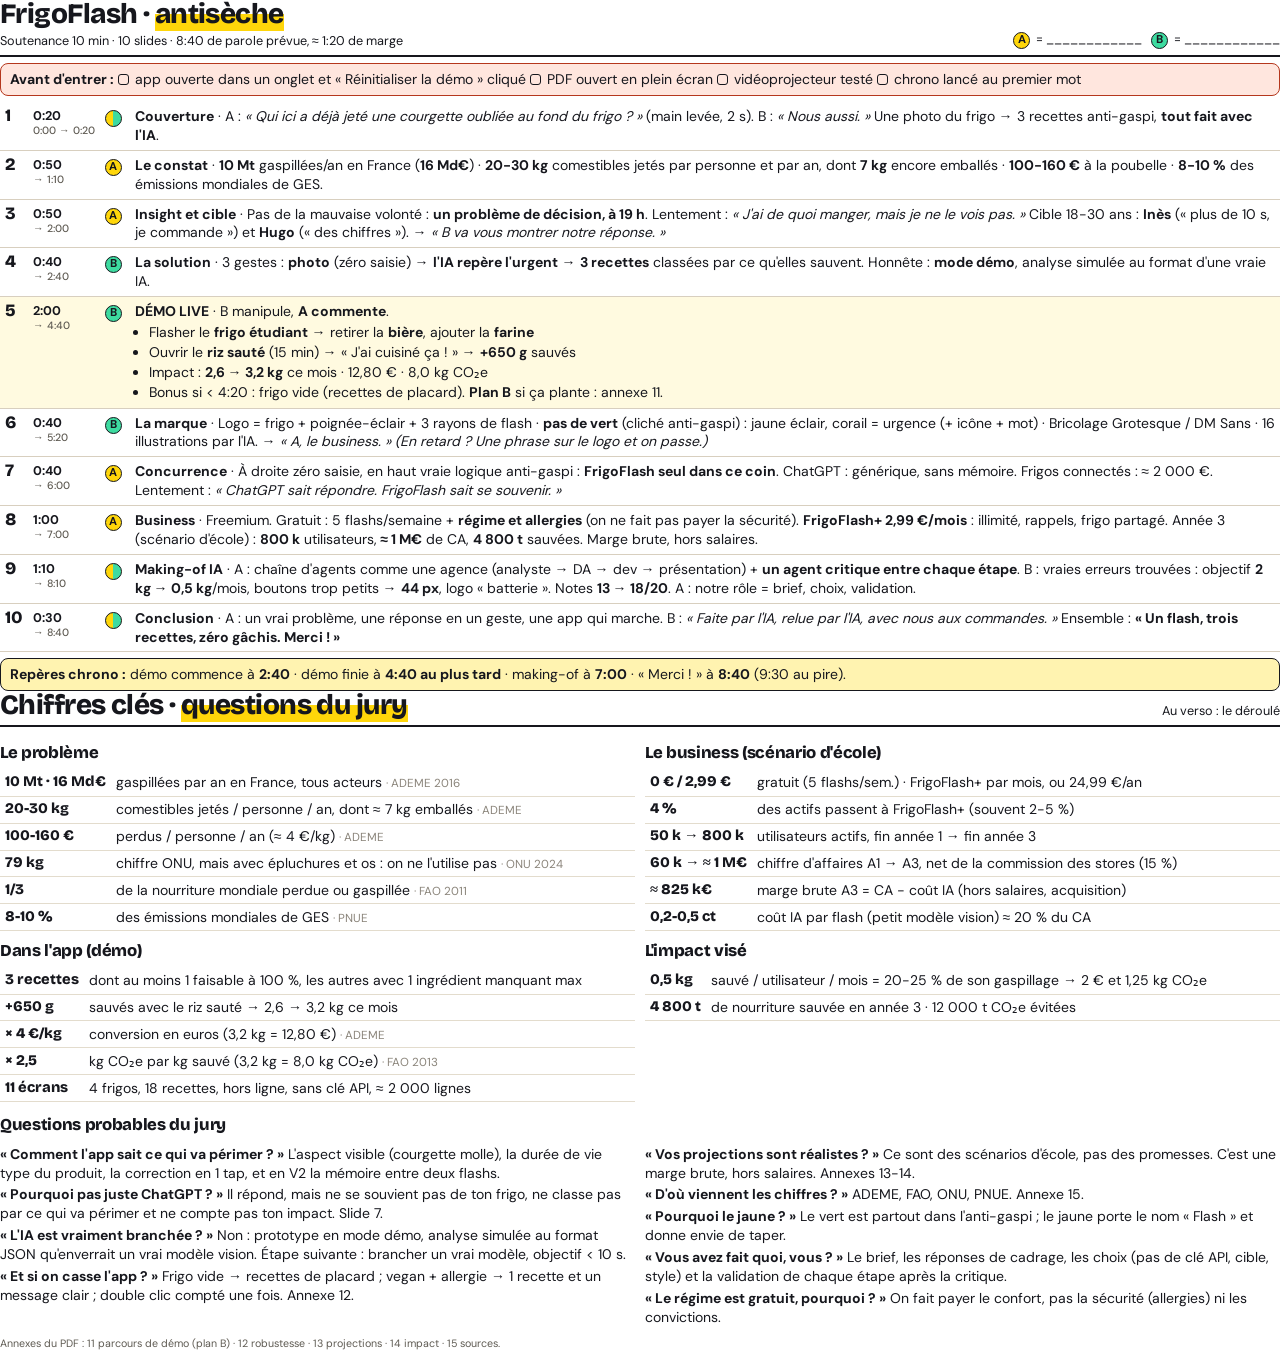
<file: presentation/antiseche.html>
<!doctype html>
<html lang="fr"><head><meta charset="utf-8"><title>FrigoFlash, antisèche</title>
<!-- Antisèche A4 recto-verso à imprimer. Export : node build.js (ou Chrome > Imprimer). -->
<style>
@font-face{font-family:"Bricolage Grotesque";src:url("assets/fonts/bricolage-grotesque-latin.woff2") format("woff2");font-weight:200 800}
@font-face{font-family:"DM Sans";src:url("assets/fonts/dm-sans-latin.woff2") format("woff2");font-weight:100 1000}
@page{size:A4;margin:11mm 12mm}
*{box-sizing:border-box;margin:0;padding:0}
body{font:400 10.5pt/1.35 "DM Sans",sans-serif;color:#16171D;-webkit-print-color-adjust:exact;print-color-adjust:exact}
h1,h2,.d{font-family:"Bricolage Grotesque",sans-serif;letter-spacing:-.02em}
h1{font-size:21pt;font-weight:800;line-height:1}
h2{font-size:12.5pt;font-weight:800;margin:9px 0 5px}
.mk{background:linear-gradient(transparent 50%,#FFD60A 50%)}
.top{display:flex;justify-content:space-between;align-items:flex-end;border-bottom:2px solid #16171D;padding-bottom:6px;margin-bottom:6px}
.who{font-size:9.5pt}
.who b{display:inline-block;width:17px;height:17px;border-radius:50%;border:1.5px solid #16171D;text-align:center;line-height:14px;font-size:8.5pt;margin-right:3px}
.A{background:#FFD60A}.B{background:#3DDBA0}.AB{background:linear-gradient(90deg,#FFD60A 50%,#3DDBA0 50%)}
table{border-collapse:collapse;width:100%}
.run td{border-bottom:1px solid #d8cfbf;padding:5px 5px;vertical-align:top}
.run td.n{font:800 13pt/1 "Bricolage Grotesque";width:24px}
.run td.t{white-space:nowrap;font-weight:700;width:58px;font-size:9.5pt}
.run td.t small{display:block;font-weight:500;color:#5E5A52}
.run td.w{width:30px}
.run .ti{font-weight:700}
.run .ph{font-style:italic}
.run ul{margin:2px 0 0 14px}.run li{margin:1px 0}
.chk{display:inline-block;width:11px;height:11px;border:1.5px solid #16171D;border-radius:3px;margin-right:6px;vertical-align:-1px}
.box{border:1.5px solid #16171D;border-radius:8px;padding:6px 9px;margin-top:6px}
.box.y{background:#FFF3B0}.box.c{background:#FFE6DE;border-color:#B5371D}
.page{break-after:page}
.g2{display:grid;grid-template-columns:1fr 1fr;gap:10px}
.kpi td{padding:3.5px 5px;border-bottom:1px solid #e3dccd;vertical-align:top}
.kpi td:first-child{font:800 11pt/1.2 "Bricolage Grotesque";white-space:nowrap;width:1%}

.q p{margin:3px 0}
.foot{margin-top:6px;font-size:8pt;color:#5E5A52}
</style></head><body>

<!-- ======================= RECTO : DÉROULÉ ======================= -->
<section class="page">
  <div class="top">
    <div><h1>FrigoFlash · <span class="mk">antisèche</span></h1><p style="margin-top:4px;font-size:9.5pt">Soutenance 10 min · 10 slides · 8:40 de parole prévue, ≈ 1:20 de marge</p></div>
    <div class="who"><b class="A">A</b> = ____________ &nbsp; <b class="B">B</b> = ____________</div>
  </div>

  <div class="box c" style="margin:0 0 6px"><b>Avant d'entrer :</b> <span class="chk"></span>app ouverte dans un onglet et « Réinitialiser la démo » cliqué <span class="chk"></span>PDF ouvert en plein écran <span class="chk"></span>vidéoprojecteur testé <span class="chk"></span>chrono lancé au premier mot</div>

  <table class="run">
    <tr><td class="n">1</td><td class="t">0:20<small>0:00 → 0:20</small></td><td class="w"><b class="who"><b class="AB">&nbsp;</b></b></td><td><span class="ti">Couverture</span> · A : <span class="ph">« Qui ici a déjà jeté une courgette oubliée au fond du frigo ? »</span> (main levée, 2 s). B : <span class="ph">« Nous aussi. »</span> Une photo du frigo → 3 recettes anti-gaspi, <b>tout fait avec l'IA</b>.</td></tr>
    <tr><td class="n">2</td><td class="t">0:50<small>→ 1:10</small></td><td class="w"><span class="who"><b class="A">A</b></span></td><td><span class="ti">Le constat</span> · <b>10 Mt</b> gaspillées/an en France (<b>16 Md€</b>) · <b>20-30 kg</b> comestibles jetés par personne et par an, dont <b>7 kg</b> encore emballés · <b>100-160 €</b> à la poubelle · <b>8-10 %</b> des émissions mondiales de GES.</td></tr>
    <tr><td class="n">3</td><td class="t">0:50<small>→ 2:00</small></td><td class="w"><span class="who"><b class="A">A</b></span></td><td><span class="ti">Insight et cible</span> · Pas de la mauvaise volonté : <b>un problème de décision, à 19 h</b>. Lentement : <span class="ph">« J'ai de quoi manger, mais je ne le vois pas. »</span> Cible 18-30 ans : <b>Inès</b> (« plus de 10 s, je commande ») et <b>Hugo</b> (« des chiffres »). → <span class="ph">« B va vous montrer notre réponse. »</span></td></tr>
    <tr><td class="n">4</td><td class="t">0:40<small>→ 2:40</small></td><td class="w"><span class="who"><b class="B">B</b></span></td><td><span class="ti">La solution</span> · 3 gestes : <b>photo</b> (zéro saisie) → <b>l'IA repère l'urgent</b> → <b>3 recettes</b> classées par ce qu'elles sauvent. Honnête : <b>mode démo</b>, analyse simulée au format d'une vraie IA.</td></tr>
    <tr style="background:#FFFAE0"><td class="n">5</td><td class="t">2:00<small>→ 4:40</small></td><td class="w"><span class="who"><b class="B">B</b></span></td><td><span class="ti">DÉMO LIVE</span> · B manipule, <b>A commente</b>.
      <ul><li>Flasher le <b>frigo étudiant</b> → retirer la <b>bière</b>, ajouter la <b>farine</b></li><li>Ouvrir le <b>riz sauté</b> (15 min) → « J'ai cuisiné ça ! » → <b>+650 g</b> sauvés</li><li>Impact : <b>2,6 → 3,2 kg</b> ce mois · 12,80 € · 8,0 kg CO₂e</li><li>Bonus si &lt; 4:20 : frigo vide (recettes de placard). <b>Plan B</b> si ça plante : annexe 11.</li></ul></td></tr>
    <tr><td class="n">6</td><td class="t">0:40<small>→ 5:20</small></td><td class="w"><span class="who"><b class="B">B</b></span></td><td><span class="ti">La marque</span> · Logo = frigo + poignée-éclair + 3 rayons de flash · <b>pas de vert</b> (cliché anti-gaspi) : jaune éclair, corail = urgence (+ icône + mot) · Bricolage Grotesque / DM Sans · 16 illustrations par l'IA. → <span class="ph">« A, le business. »</span> <i>(En retard ? Une phrase sur le logo et on passe.)</i></td></tr>
    <tr><td class="n">7</td><td class="t">0:40<small>→ 6:00</small></td><td class="w"><span class="who"><b class="A">A</b></span></td><td><span class="ti">Concurrence</span> · À droite zéro saisie, en haut vraie logique anti-gaspi : <b>FrigoFlash seul dans ce coin</b>. ChatGPT : générique, sans mémoire. Frigos connectés : ≈ 2 000 €. Lentement : <span class="ph">« ChatGPT sait répondre. FrigoFlash sait se souvenir. »</span></td></tr>
    <tr><td class="n">8</td><td class="t">1:00<small>→ 7:00</small></td><td class="w"><span class="who"><b class="A">A</b></span></td><td><span class="ti">Business</span> · Freemium. Gratuit : 5 flashs/semaine + <b>régime et allergies</b> (on ne fait pas payer la sécurité). <b>FrigoFlash+ 2,99 €/mois</b> : illimité, rappels, frigo partagé. Année 3 (scénario d'école) : <b>800 k</b> utilisateurs, <b>≈ 1 M€</b> de CA, <b>4 800 t</b> sauvées. Marge brute, hors salaires.</td></tr>
    <tr><td class="n">9</td><td class="t">1:10<small>→ 8:10</small></td><td class="w"><span class="who"><b class="AB">&nbsp;</b></span></td><td><span class="ti">Making-of IA</span> · A : chaîne d'agents comme une agence (analyste → DA → dev → présentation) + <b>un agent critique entre chaque étape</b>. B : vraies erreurs trouvées : objectif <b>2 kg → 0,5 kg</b>/mois, boutons trop petits → <b>44 px</b>, logo « batterie ». Notes <b>13 → 18/20</b>. A : notre rôle = brief, choix, validation.</td></tr>
    <tr><td class="n">10</td><td class="t">0:30<small>→ 8:40</small></td><td class="w"><span class="who"><b class="AB">&nbsp;</b></span></td><td><span class="ti">Conclusion</span> · A : un vrai problème, une réponse en un geste, une app qui marche. B : <span class="ph">« Faite par l'IA, relue par l'IA, avec nous aux commandes. »</span> Ensemble : <b>« Un flash, trois recettes, zéro gâchis. Merci ! »</b></td></tr>
  </table>
  <div class="box y"><b>Repères chrono :</b> démo commence à <b>2:40</b> · démo finie à <b>4:40 au plus tard</b> · making-of à <b>7:00</b> · « Merci ! » à <b>8:40</b> (9:30 au pire).</div>
</section>

<!-- ======================= VERSO : CHIFFRES ET QUESTIONS ======================= -->
<section>
  <div class="top"><h1>Chiffres clés · <span class="mk">questions du jury</span></h1><p style="font-size:9.5pt">Au verso : le déroulé</p></div>
  <div class="g2">
    <div>
      <h2>Le problème</h2>
      <table class="kpi">
        <tr><td>10 Mt · 16 Md€</td><td>gaspillées par an en France, tous acteurs <small style="color:#8A847A">· ADEME 2016</small></td></tr>
        <tr><td>20-30 kg</td><td>comestibles jetés / personne / an, dont ≈ 7 kg emballés <small style="color:#8A847A">· ADEME</small></td></tr>
        <tr><td>100-160 €</td><td>perdus / personne / an (≈ 4 €/kg) <small style="color:#8A847A">· ADEME</small></td></tr>
        <tr><td>79 kg</td><td>chiffre ONU, mais avec épluchures et os : on ne l'utilise pas <small style="color:#8A847A">· ONU 2024</small></td></tr>
        <tr><td>1/3</td><td>de la nourriture mondiale perdue ou gaspillée <small style="color:#8A847A">· FAO 2011</small></td></tr>
        <tr><td>8-10 %</td><td>des émissions mondiales de GES <small style="color:#8A847A">· PNUE</small></td></tr>
      </table>
      <h2>Dans l'app (démo)</h2>
      <table class="kpi">
        <tr><td>3 recettes</td><td>dont au moins 1 faisable à 100 %, les autres avec 1 ingrédient manquant max</td></tr>
        <tr><td>+650 g</td><td>sauvés avec le riz sauté → 2,6 → 3,2 kg ce mois</td></tr>
        <tr><td>× 4 €/kg</td><td>conversion en euros (3,2 kg = 12,80 €) <small style="color:#8A847A">· ADEME</small></td></tr>
        <tr><td>× 2,5</td><td>kg CO₂e par kg sauvé (3,2 kg = 8,0 kg CO₂e) <small style="color:#8A847A">· FAO 2013</small></td></tr>
        <tr><td>11 écrans</td><td>4 frigos, 18 recettes, hors ligne, sans clé API, ≈ 2 000 lignes</td></tr>
      </table>
    </div>
    <div>
      <h2>Le business (scénario d'école)</h2>
      <table class="kpi">
        <tr><td>0 € / 2,99 €</td><td>gratuit (5 flashs/sem.) · FrigoFlash+ par mois, ou 24,99 €/an</td></tr>
        <tr><td>4 %</td><td>des actifs passent à FrigoFlash+ (souvent 2-5 %)</td></tr>
        <tr><td>50 k → 800 k</td><td>utilisateurs actifs, fin année 1 → fin année 3</td></tr>
        <tr><td>60 k → ≈ 1 M€</td><td>chiffre d'affaires A1 → A3, net de la commission des stores (15 %)</td></tr>
        <tr><td>≈ 825 k€</td><td>marge brute A3 = CA − coût IA (hors salaires, acquisition)</td></tr>
        <tr><td>0,2-0,5 ct</td><td>coût IA par flash (petit modèle vision) ≈ 20 % du CA</td></tr>
      </table>
      <h2>L'impact visé</h2>
      <table class="kpi">
        <tr><td>0,5 kg</td><td>sauvé / utilisateur / mois = 20-25 % de son gaspillage → 2 € et 1,25 kg CO₂e</td></tr>
        <tr><td>4 800 t</td><td>de nourriture sauvée en année 3 · 12 000 t CO₂e évitées</td></tr>
      </table>
    </div>
  </div>
  <h2 style="margin-top:12px">Questions probables du jury</h2>
  <div class="g2 q">
    <div>
      <p><b>« Comment l'app sait ce qui va périmer ? »</b> L'aspect visible (courgette molle), la durée de vie type du produit, la correction en 1 tap, et en V2 la mémoire entre deux flashs.</p>
      <p><b>« Pourquoi pas juste ChatGPT ? »</b> Il répond, mais ne se souvient pas de ton frigo, ne classe pas par ce qui va périmer et ne compte pas ton impact. Slide 7.</p>
      <p><b>« L'IA est vraiment branchée ? »</b> Non : prototype en mode démo, analyse simulée au format JSON qu'enverrait un vrai modèle vision. Étape suivante : brancher un vrai modèle, objectif &lt; 10 s.</p>
      <p><b>« Et si on casse l'app ? »</b> Frigo vide → recettes de placard ; vegan + allergie → 1 recette et un message clair ; double clic compté une fois. Annexe 12.</p>
    </div>
    <div>
      <p><b>« Vos projections sont réalistes ? »</b> Ce sont des scénarios d'école, pas des promesses. C'est une marge brute, hors salaires. Annexes 13-14.</p>
      <p><b>« D'où viennent les chiffres ? »</b> ADEME, FAO, ONU, PNUE. Annexe 15.</p>
      <p><b>« Pourquoi le jaune ? »</b> Le vert est partout dans l'anti-gaspi ; le jaune porte le nom « Flash » et donne envie de taper.</p>
      <p><b>« Vous avez fait quoi, vous ? »</b> Le brief, les réponses de cadrage, les choix (pas de clé API, cible, style) et la validation de chaque étape après la critique.</p>
      <p><b>« Le régime est gratuit, pourquoi ? »</b> On fait payer le confort, pas la sécurité (allergies) ni les convictions.</p>
    </div>
  </div>
  <p class="foot">Annexes du PDF : 11 parcours de démo (plan B) · 12 robustesse · 13 projections · 14 impact · 15 sources.</p>
</section>
</body></html>
</file>
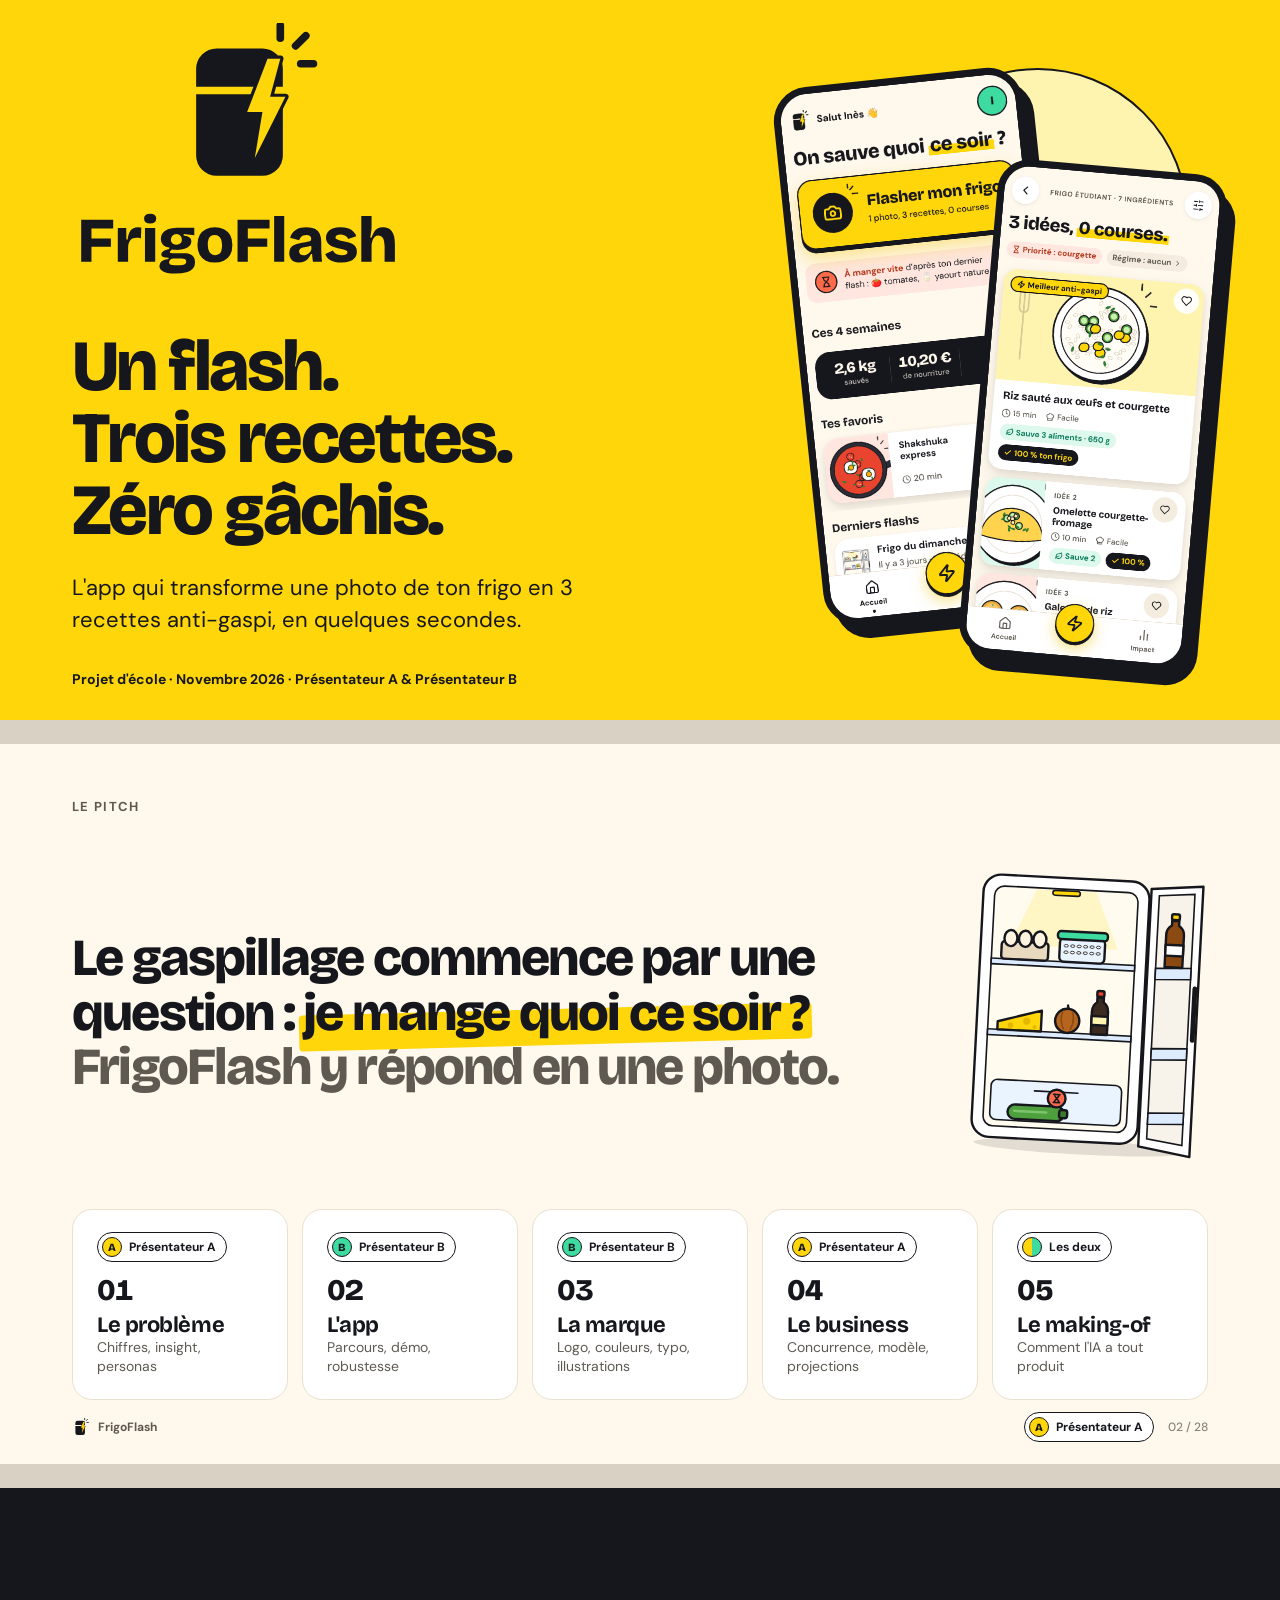
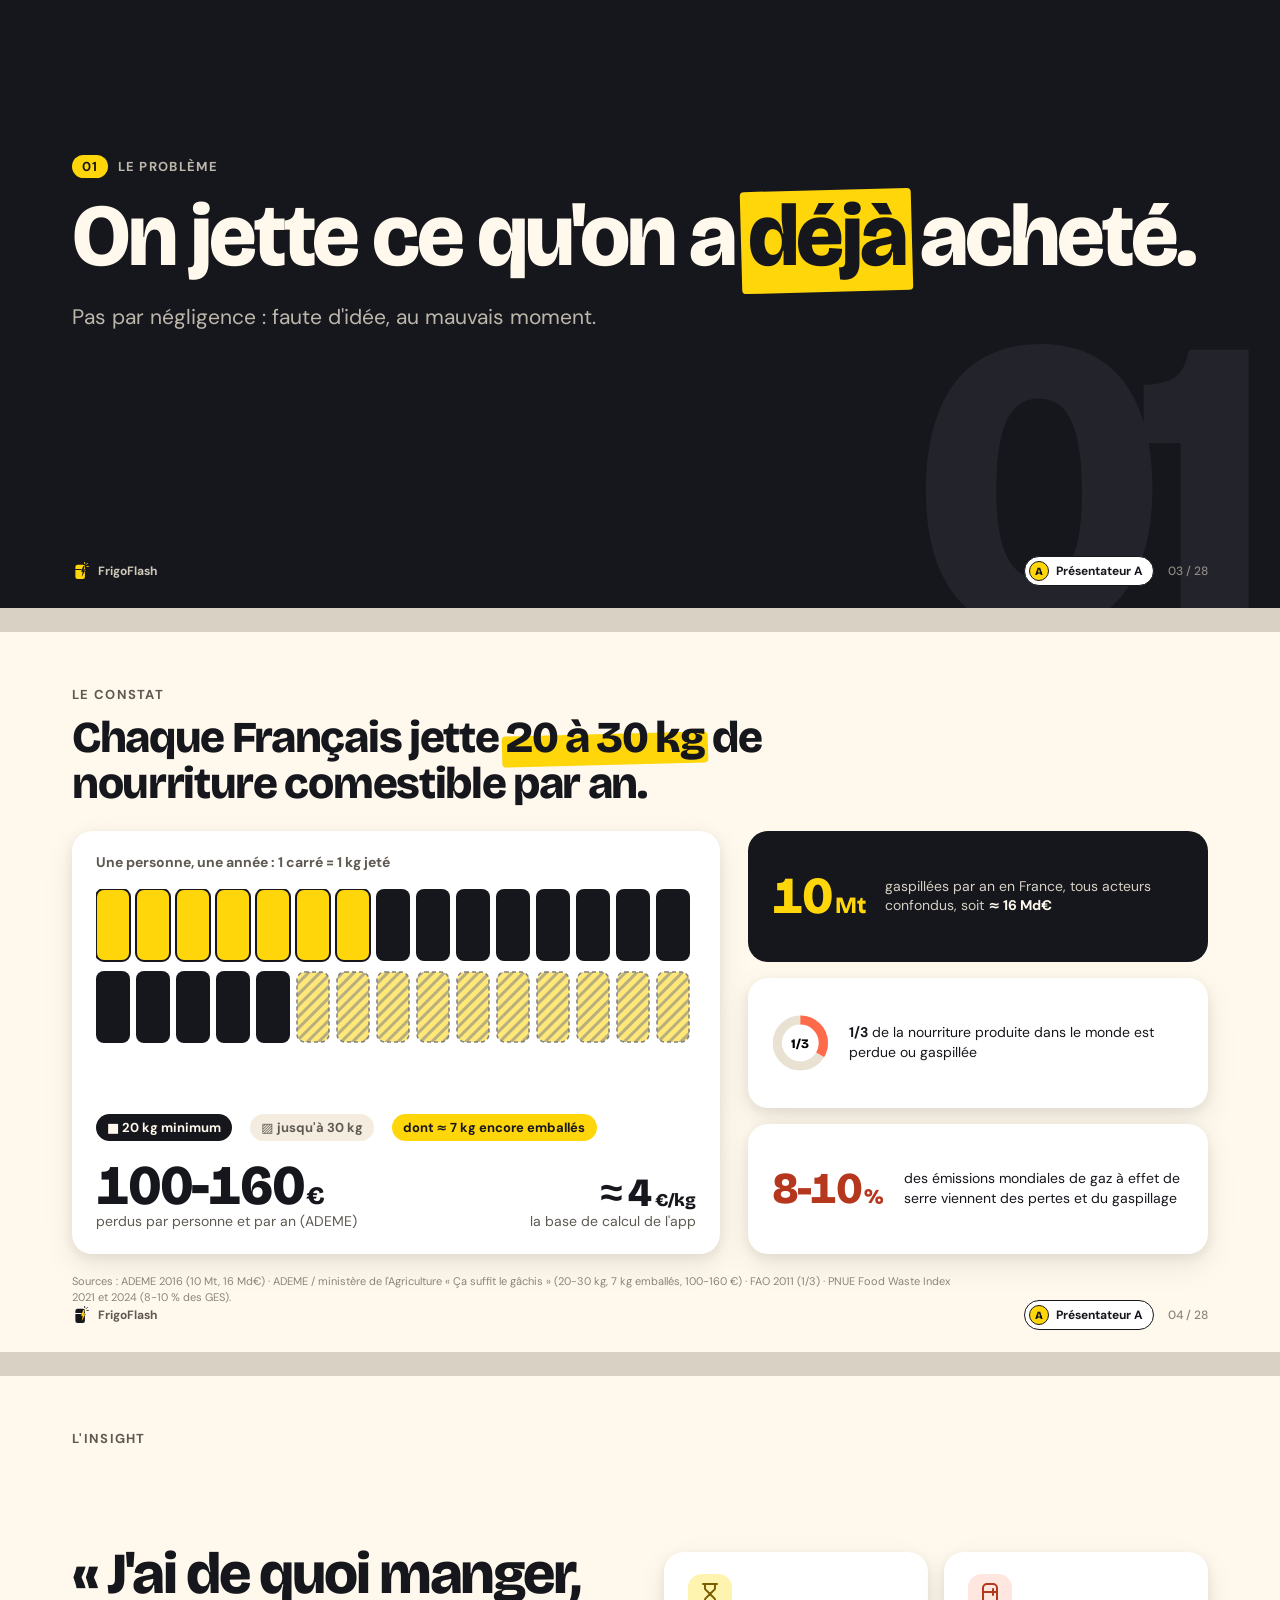
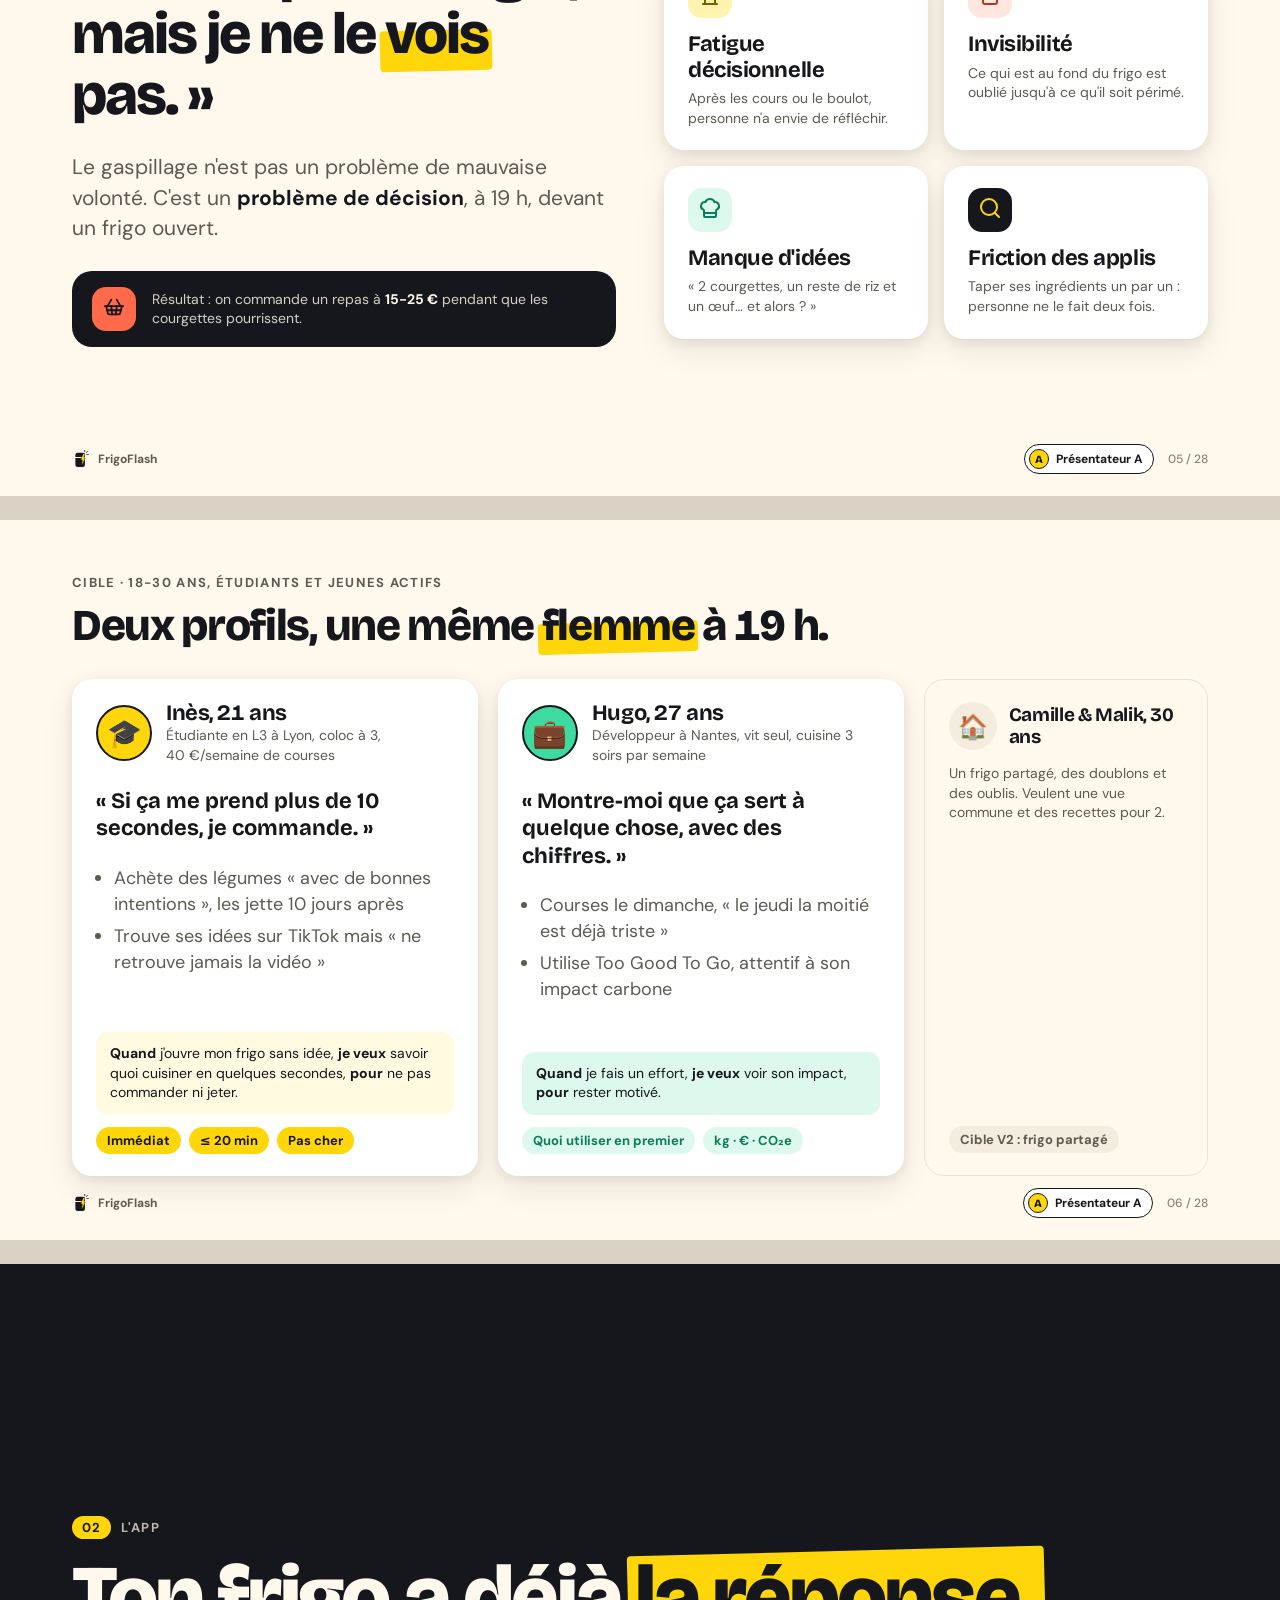
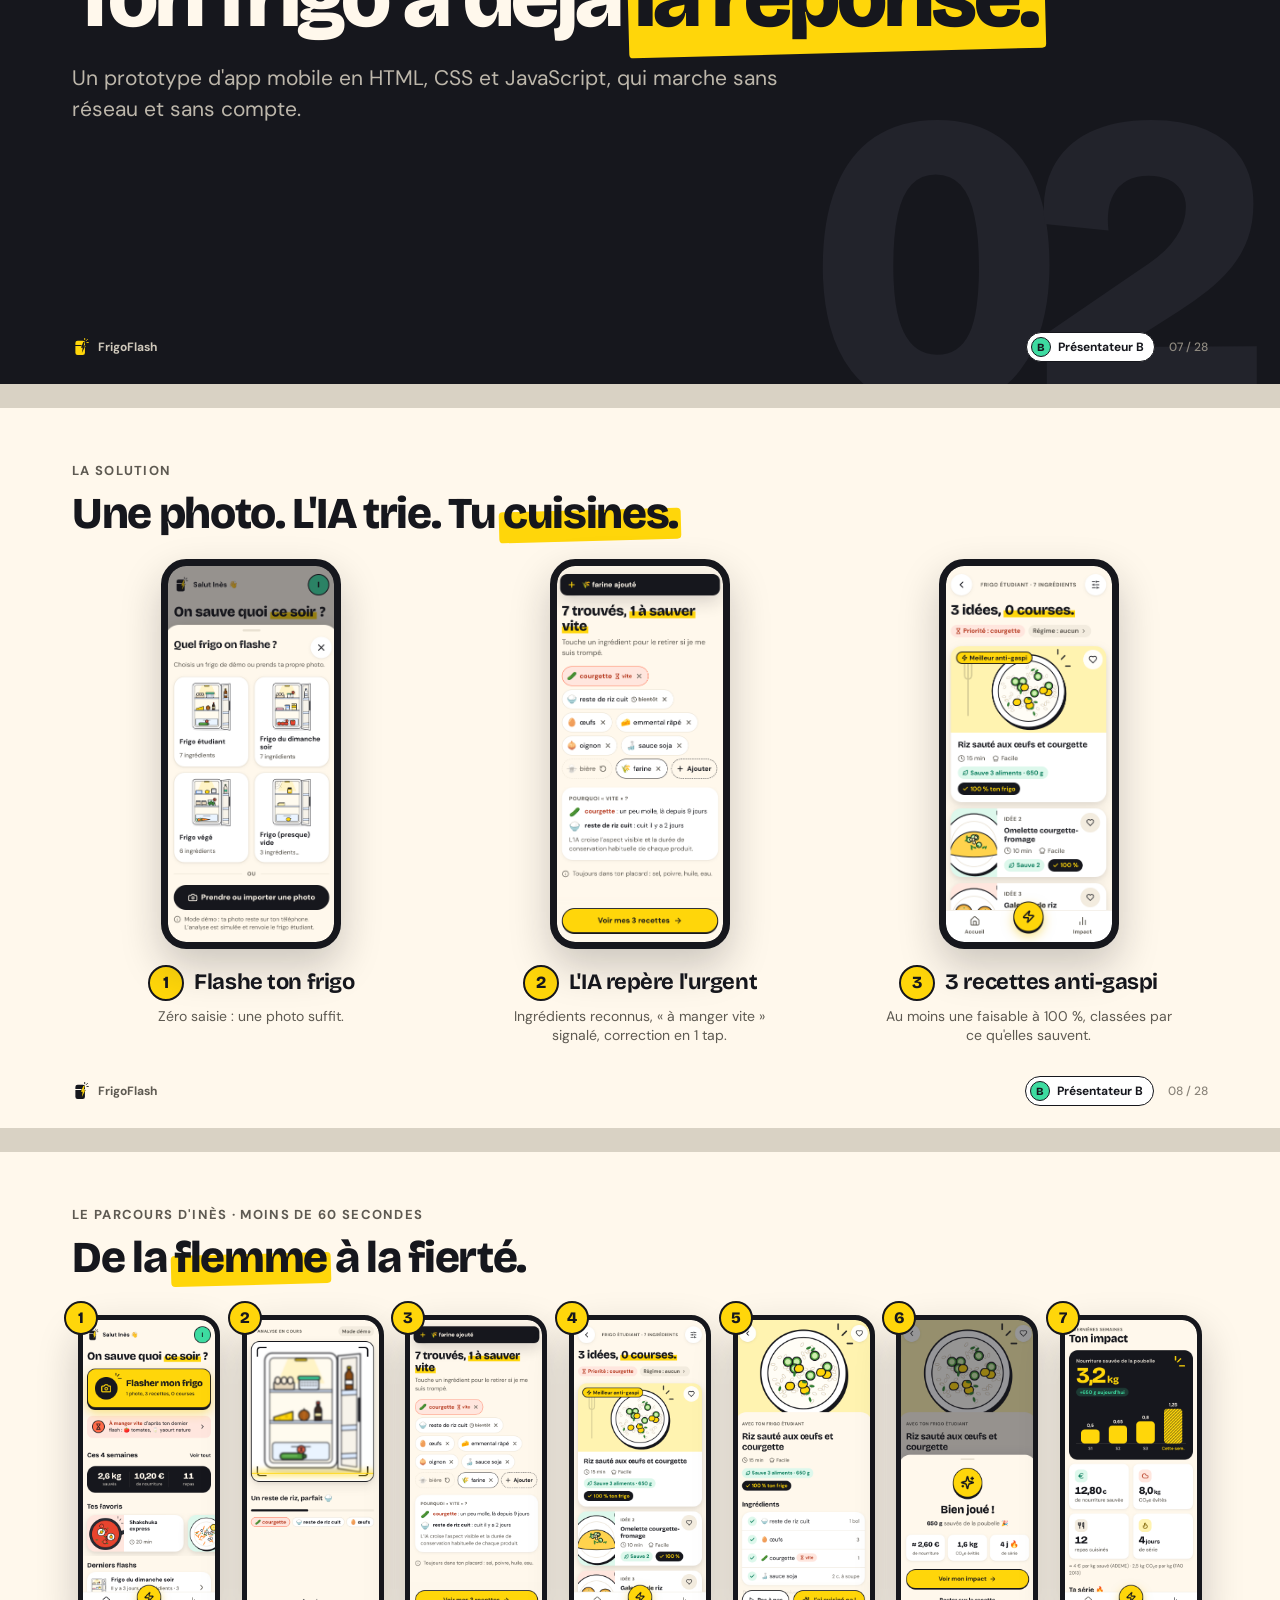
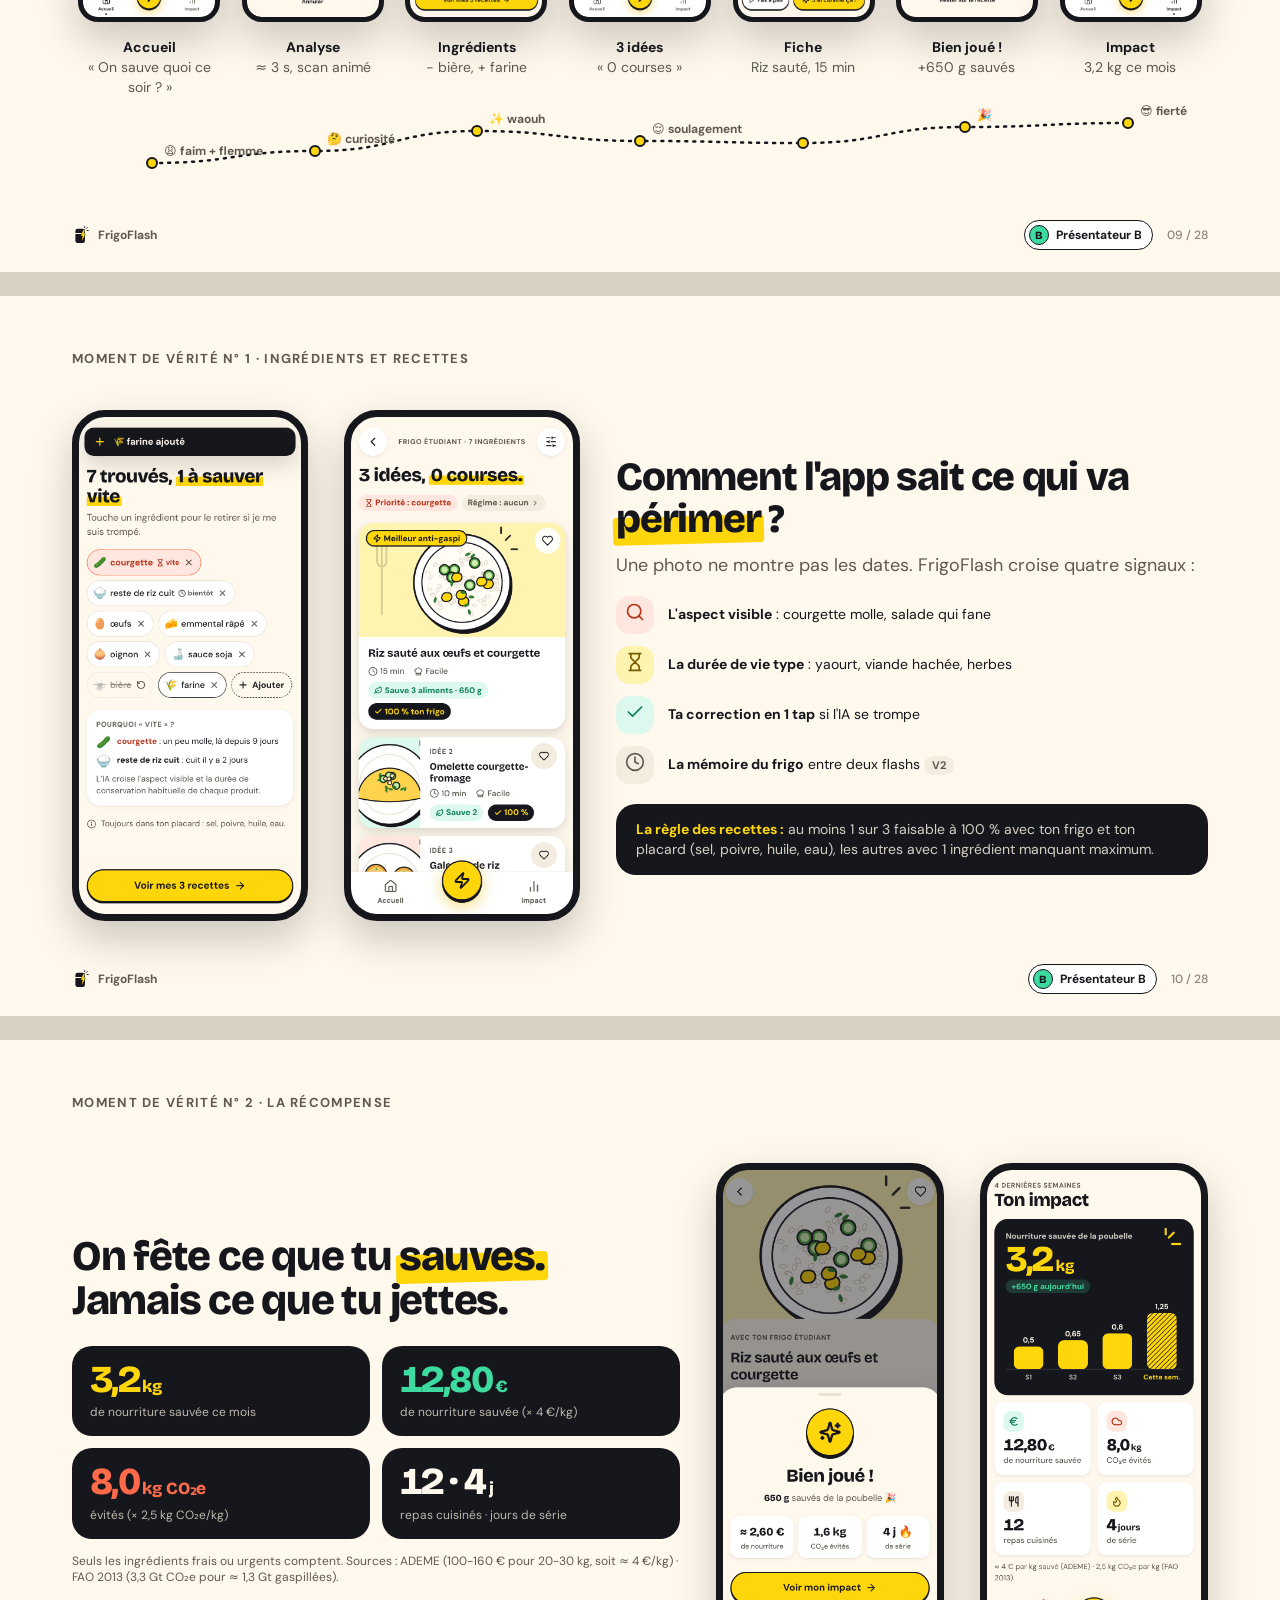
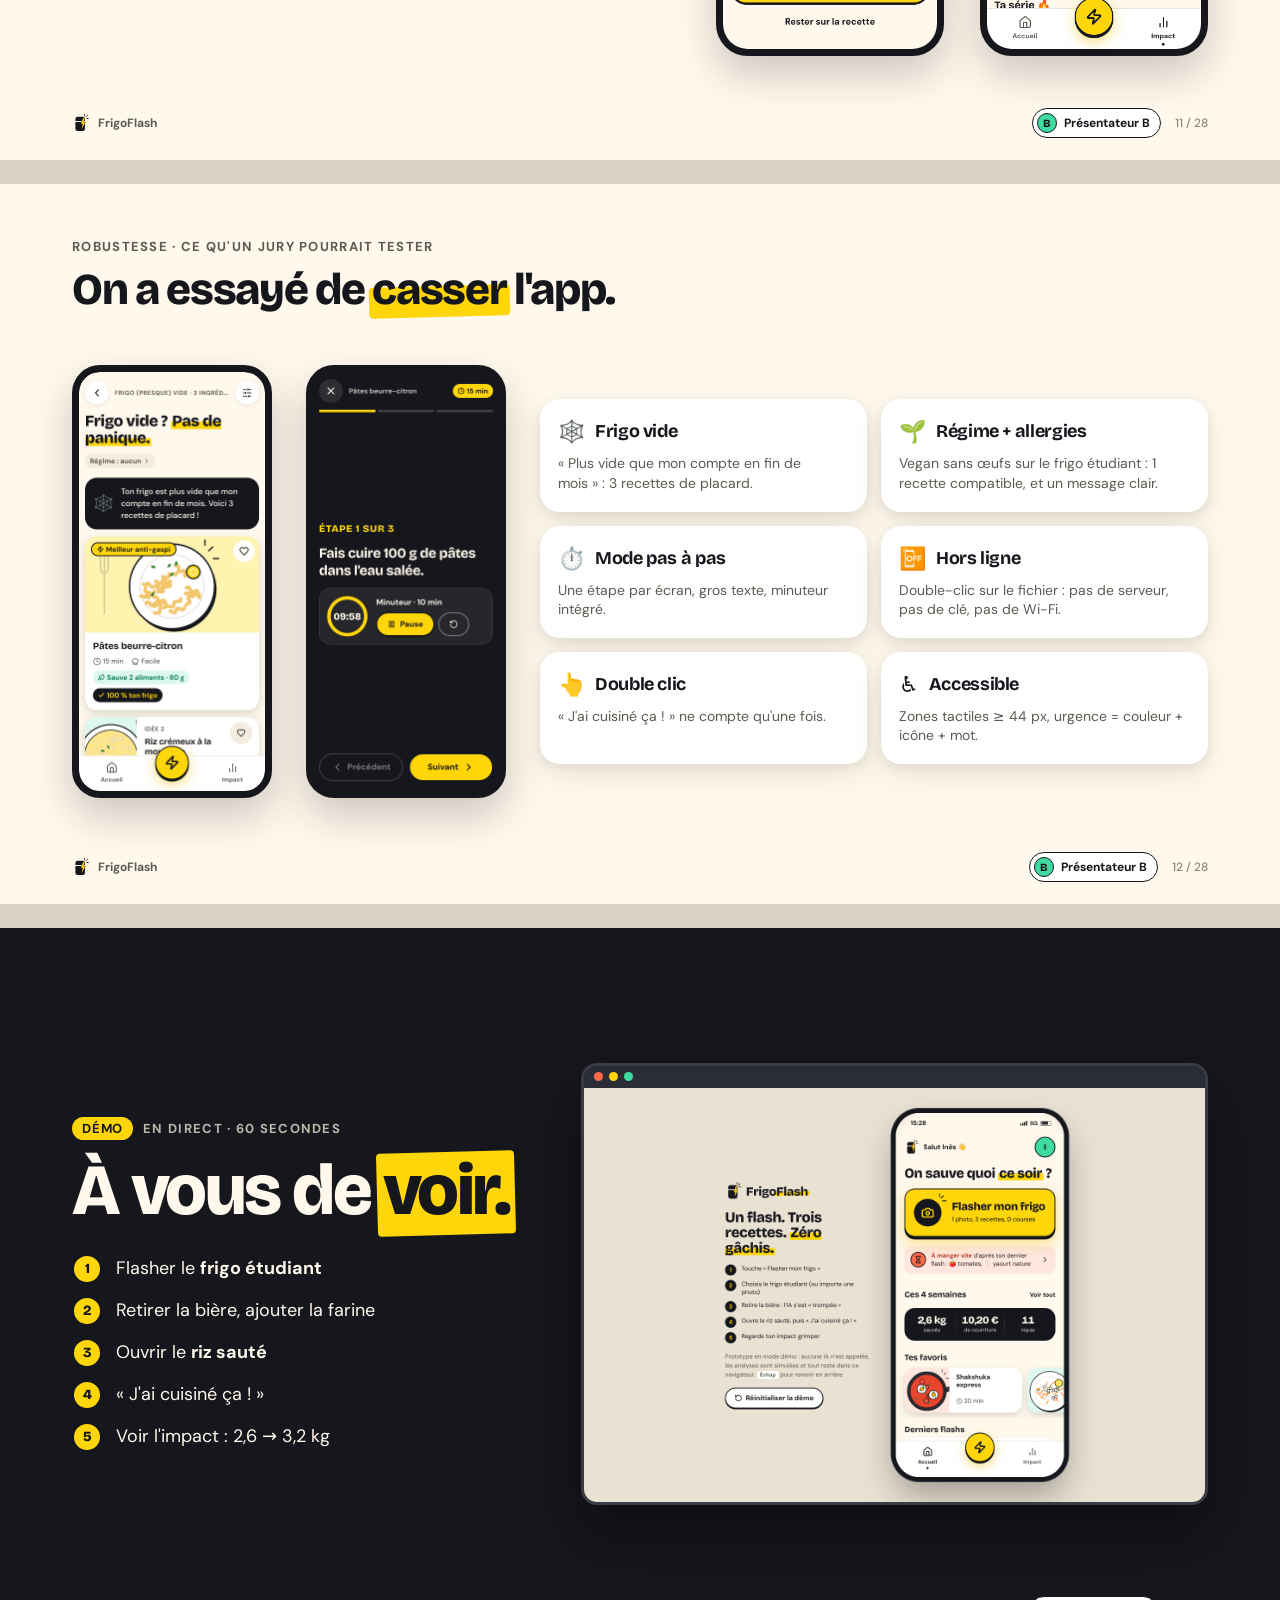
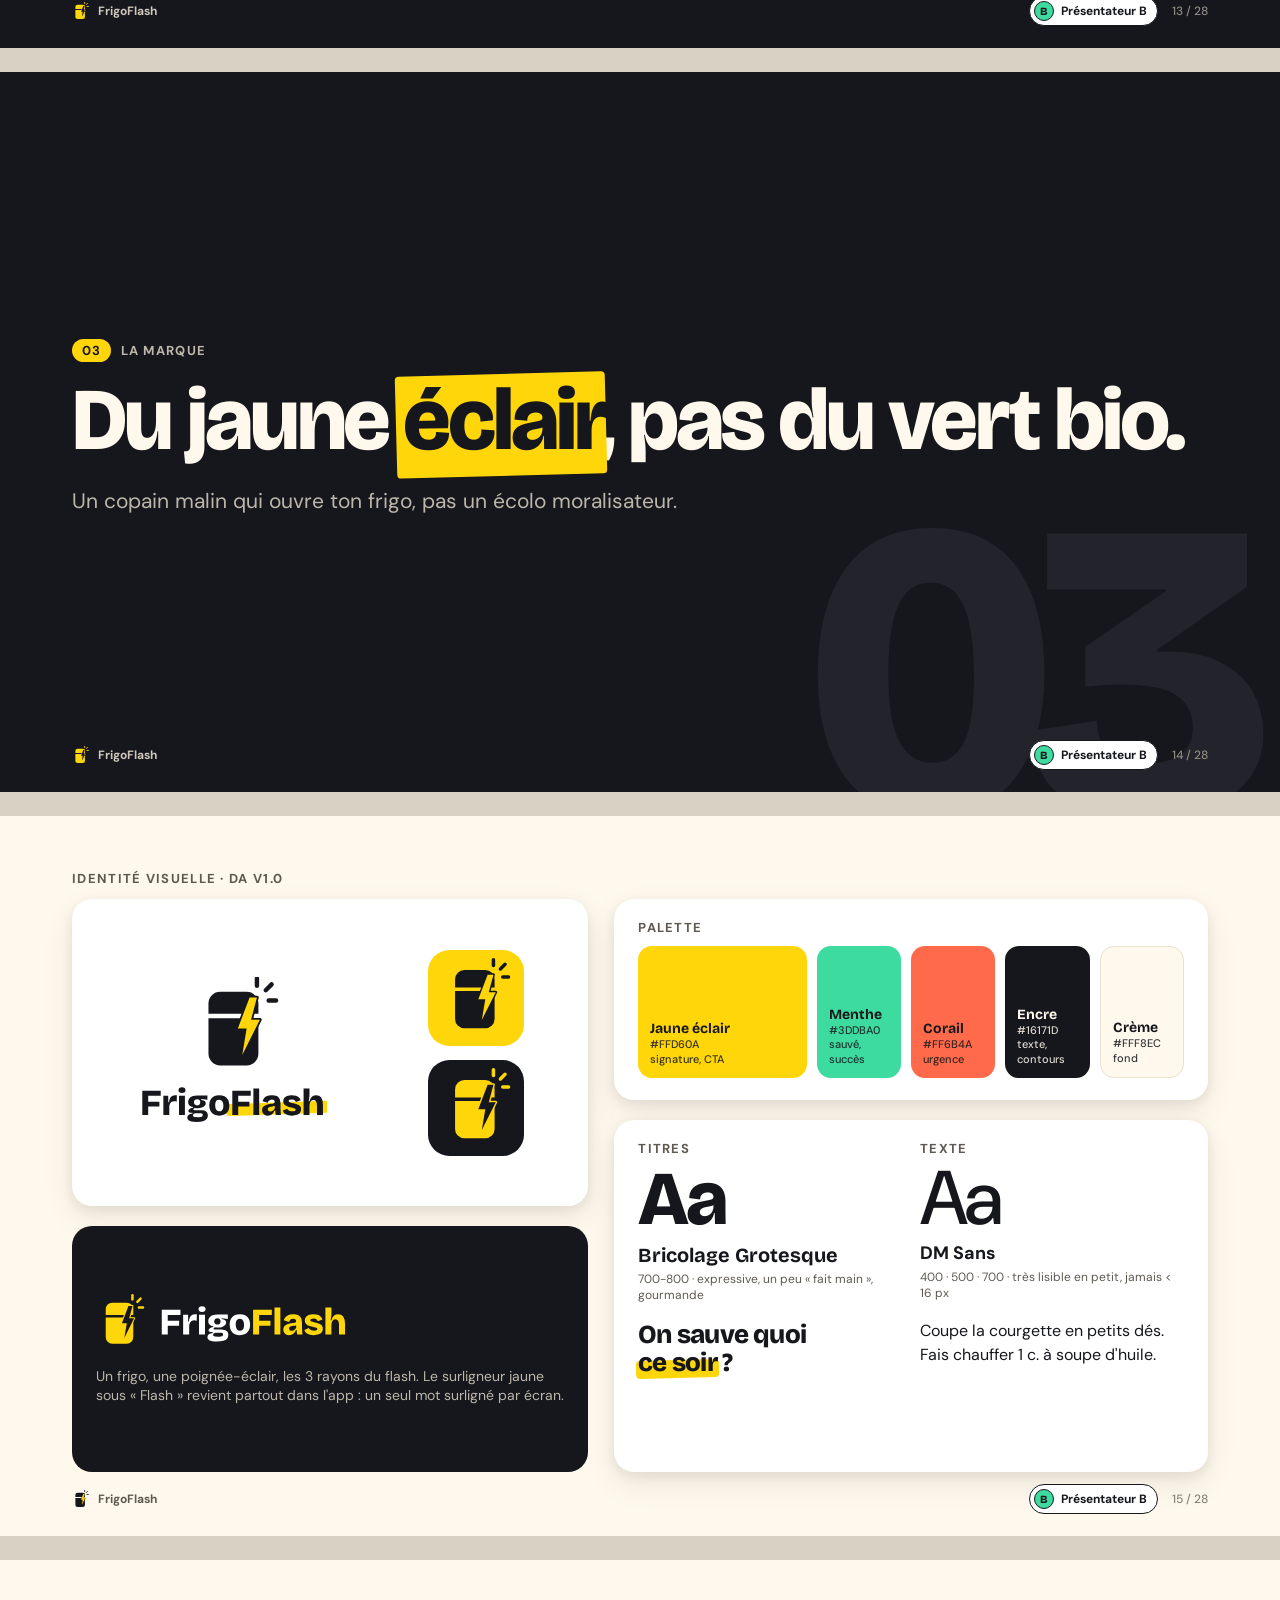
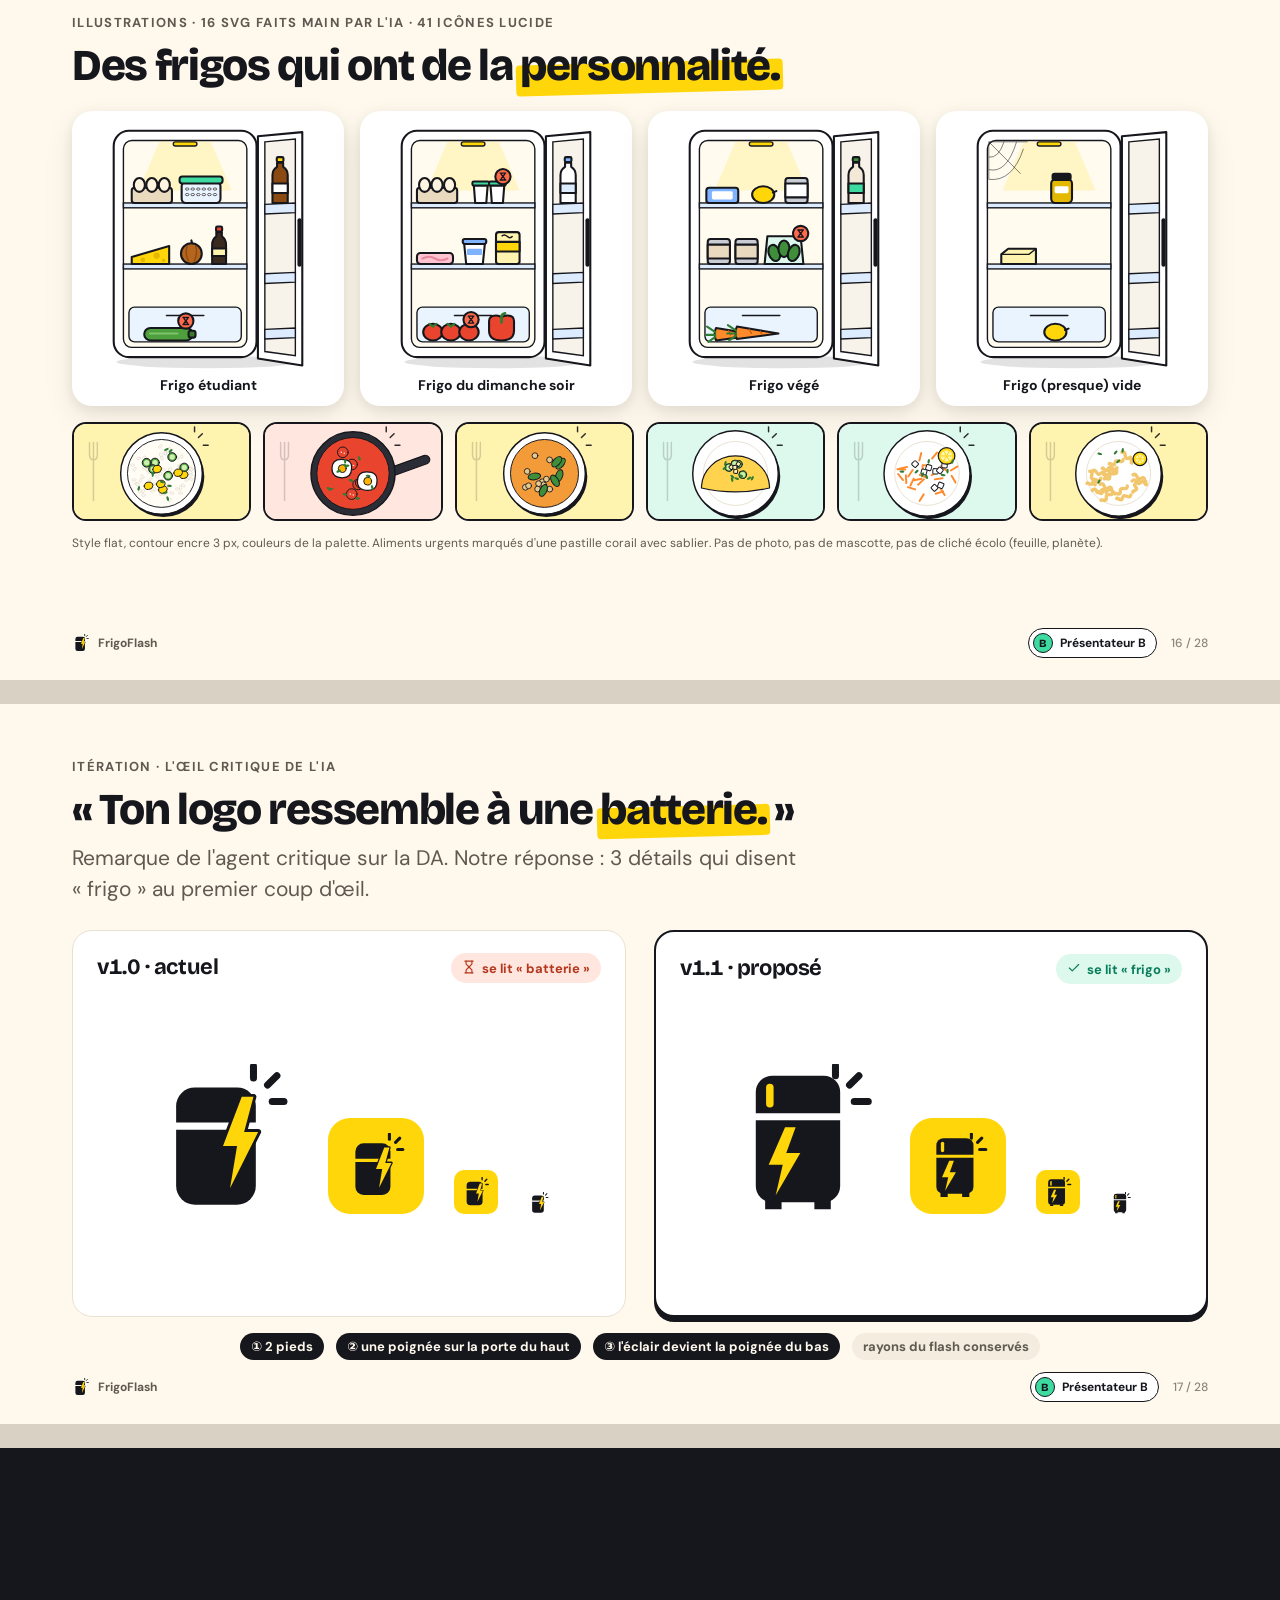
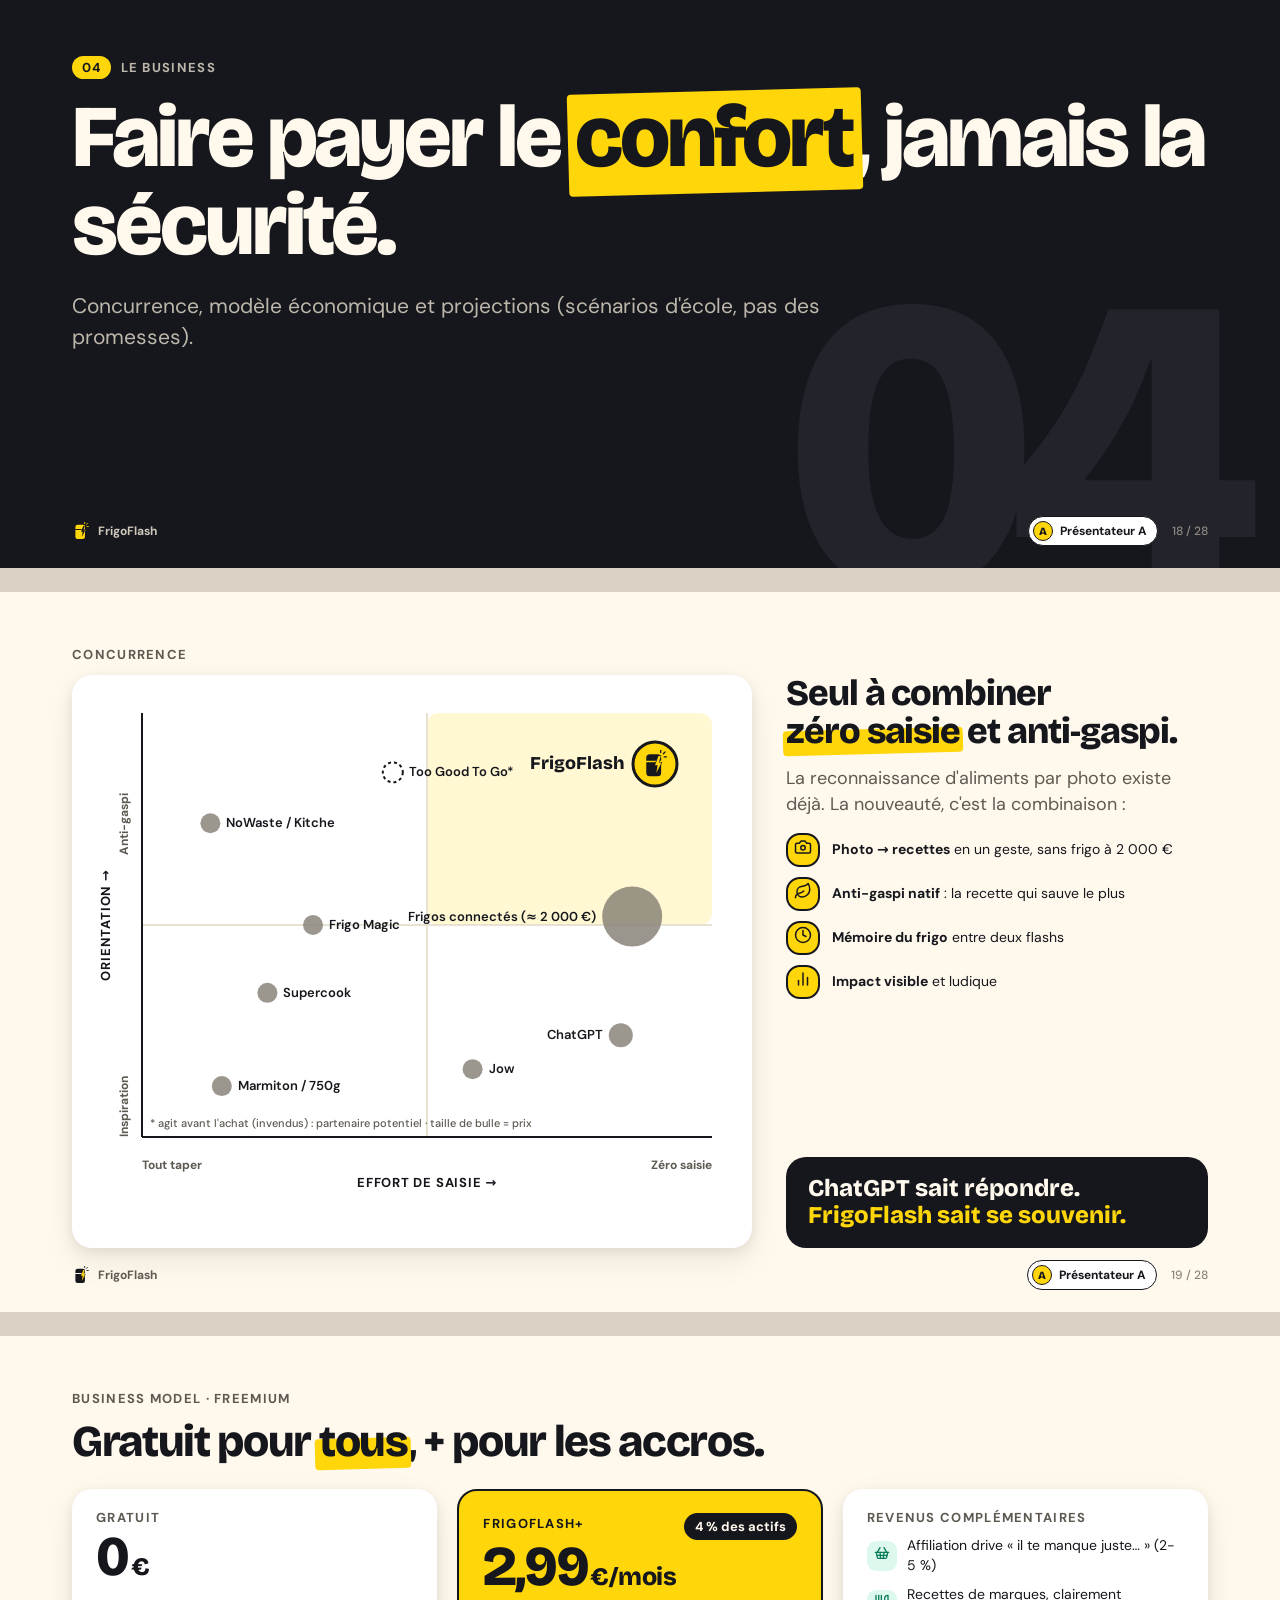
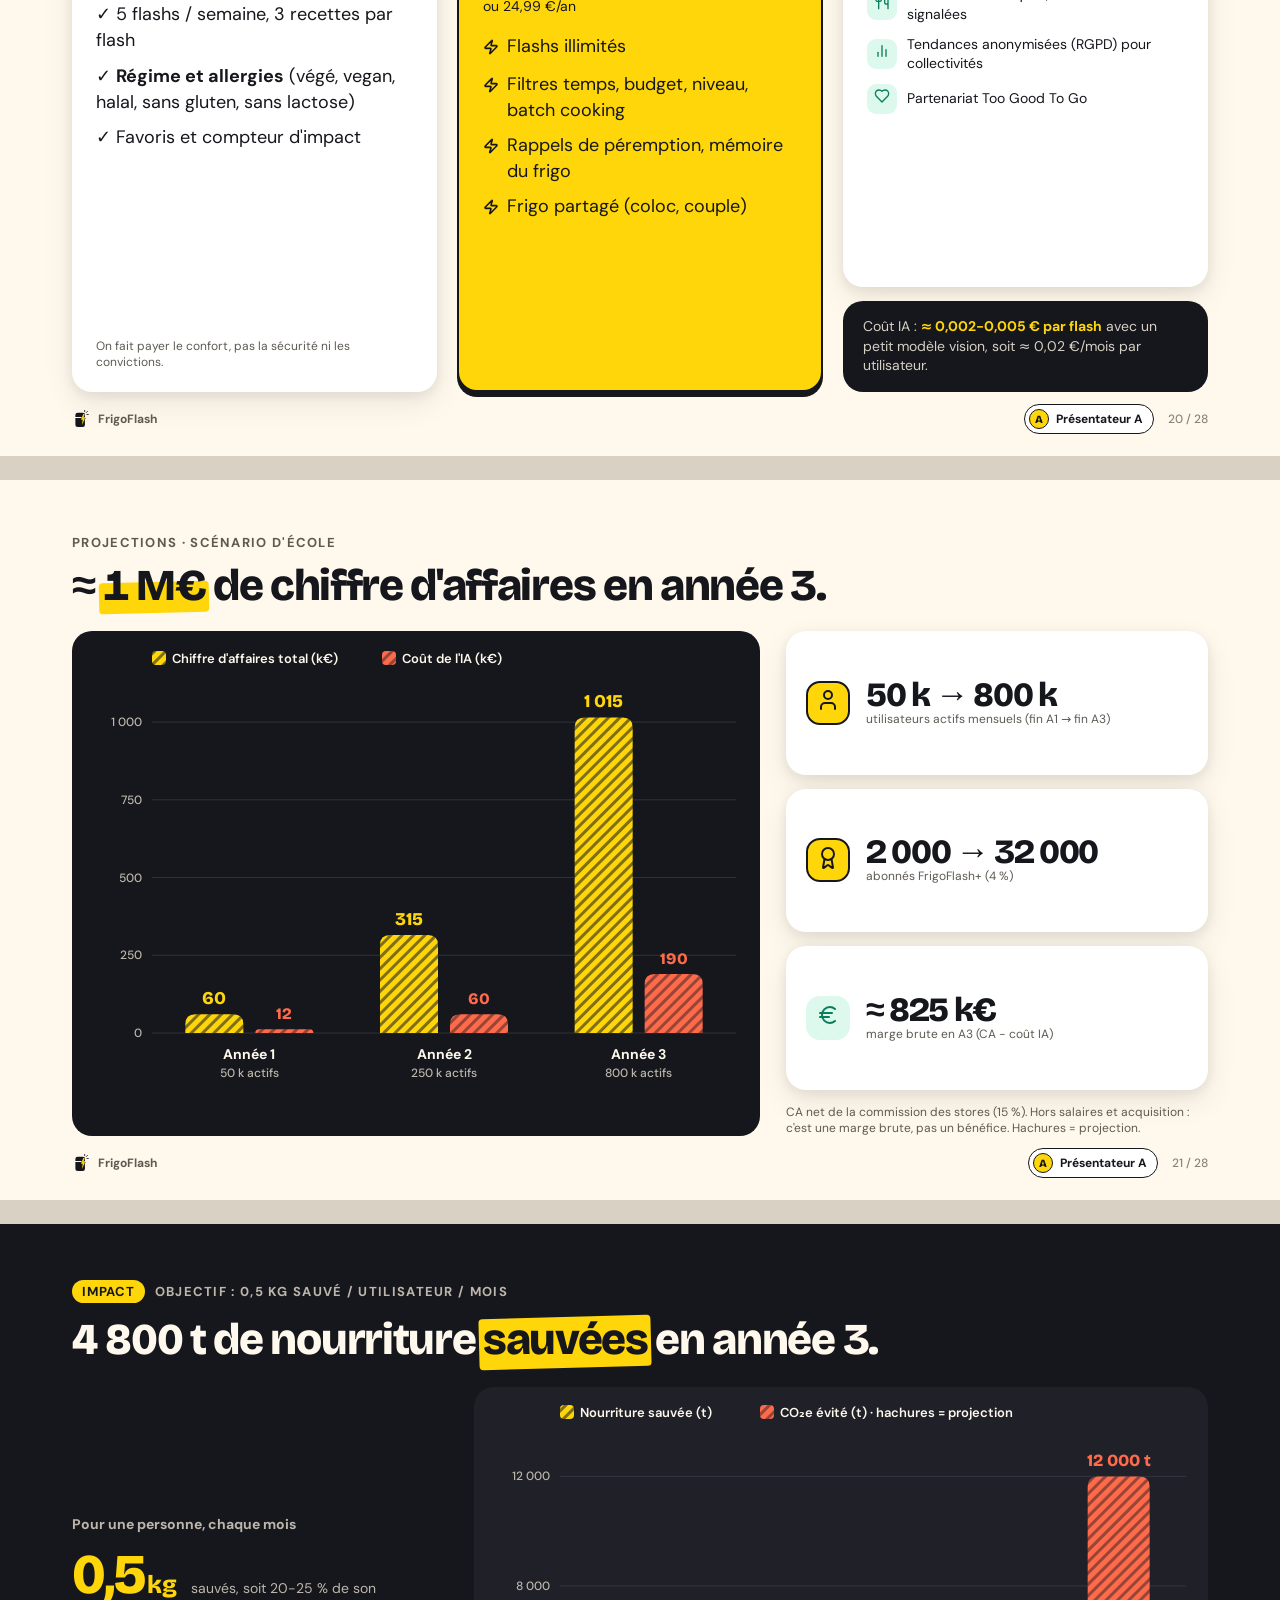
<file: presentation/index-long.html>
<!doctype html>
<html lang="fr">
<head>
<meta charset="utf-8">
<title>FrigoFlash, la présentation</title>
<meta name="viewport" content="width=1280">
<!--
  Présentation FrigoFlash (étape 4 du pipeline). Source HTML du PDF.
  - Ouvrir ce fichier dans Chrome : les slides s'affichent les unes sous les autres.
  - index.html#notes : version « notes de l'oral » (texte par slide, présentateur A ou B).
  - Export PDF : node build.js (Playwright) ; ou Chrome > Imprimer > Enregistrer en PDF, marges « Aucune », arrière-plans cochés.
  - Noms des présentateurs : modifier SPEAKERS ci-dessous.
  - Logo : LOGO_VERSION = "1.0" (logo officiel de la DA) ou "1.1" (retouche proposée, slide 19).
-->
<style>
@font-face { font-family: "Bricolage Grotesque"; src: url("assets/fonts/bricolage-grotesque-latin.woff2") format("woff2"); font-weight: 200 800; }
@font-face { font-family: "DM Sans"; src: url("assets/fonts/dm-sans-latin.woff2") format("woff2"); font-weight: 100 1000; }

:root{
  --flash:#FFD60A; --flash-100:#FFF3B0; --flash-50:#FFFAE0; --flash-700:#7A5E00;
  --menthe:#3DDBA0; --menthe-100:#DDF8EC; --menthe-700:#0A7D5C;
  --corail:#FF6B4A; --corail-100:#FFE6DE; --corail-700:#B5371D;
  --encre:#16171D; --encre-700:#2B2D36; --gris-600:#5E5A52; --gris-400:#8A847A; --gris-200:#E9E1D2; --gris-100:#F3ECDF;
  --creme:#FFF8EC; --blanc:#FFFFFF; --lilas:#9B8CFF;
  --display:"Bricolage Grotesque","DM Sans",sans-serif; --body:"DM Sans",system-ui,sans-serif;
  --sh-2: 0 4px 12px rgba(22,23,29,.08), 0 12px 32px rgba(22,23,29,.08);
}
@page { size: 1280px 720px; margin: 0; }
*{ box-sizing:border-box; margin:0; padding:0; }
html,body{ background:#d9d2c4; }
body{ font-family:var(--body); color:var(--encre); -webkit-print-color-adjust:exact; print-color-adjust:exact; font-variant-numeric: tabular-nums; }
.slide{ width:1280px; height:720px; position:relative; overflow:hidden; background:var(--creme); padding:56px 72px 64px; margin:0 auto 24px; break-after:page; page-break-after:always; display:flex; flex-direction:column; }
@media print{ html,body{ background:none; } .slide{ margin:0; } }
.slide:last-child{ break-after:auto; page-break-after:auto; }

/* ---------- typo ---------- */
h1,h2,h3,.num{ font-family:var(--display); letter-spacing:-.02em; }
h1{ font-size:64px; line-height:1.0; font-weight:800; letter-spacing:-.035em; }
h2{ font-size:44px; line-height:1.05; font-weight:800; letter-spacing:-.03em; }
h3{ font-size:22px; line-height:1.15; font-weight:700; }
p,li{ font-size:18px; line-height:1.45; }
.kicker{ font:700 13px/1 var(--body); letter-spacing:.1em; text-transform:uppercase; color:var(--gris-600); margin-bottom:14px; display:flex; align-items:center; gap:10px; }
.kicker b{ background:var(--encre); color:var(--creme); border-radius:999px; padding:5px 10px; letter-spacing:.06em; }
.lead{ font-size:21px; line-height:1.45; color:var(--gris-600); max-width:760px; }
.muted{ color:var(--gris-600); }
.small{ font-size:14px; line-height:1.4; }
.tiny{ font-size:12px; line-height:1.35; color:var(--gris-600); }
.mark{ position:relative; white-space:nowrap; z-index:0; }
.mark::before{ content:""; position:absolute; left:-.08em; right:-.08em; top:.52em; bottom:-.02em; background:var(--flash); z-index:-1; transform:rotate(-1.5deg); border-radius:4px; }
.on-ink .mark{ color:var(--encre); }
.on-ink .mark::before{ top:.08em; bottom:-.04em; }

/* ---------- pied de slide ---------- */
.foot{ position:absolute; left:72px; right:72px; bottom:22px; display:flex; align-items:center; justify-content:space-between; font:500 12px/1 var(--body); color:var(--gris-400); }
.foot .brand{ display:flex; align-items:center; gap:8px; color:var(--gris-600); font-weight:700; }
.foot .brand svg{ width:18px; height:18px; }
.foot .right{ display:flex; align-items:center; gap:14px; }
.spk{ display:inline-flex; align-items:center; gap:7px; font:700 12px/1 var(--body); color:var(--encre); background:var(--blanc); border:1.5px solid var(--encre); border-radius:999px; padding:4px 10px 4px 4px; }
.spk i.dot{ width:20px; height:20px; border-radius:50%; display:grid; place-items:center; font-style:normal; font:800 11px/1 var(--display); border:1.5px solid var(--encre); }
.spk.A i.dot{ background:var(--flash); } .spk.B i.dot{ background:var(--menthe); } .spk.AB i.dot{ background:linear-gradient(90deg,var(--flash) 50%,var(--menthe) 50%); }
.on-ink .foot{ color:#8f8a80; } .on-ink .foot .brand{ color:#cfc8bb; }
.on-yellow .foot, .on-yellow .foot .brand{ color:var(--encre); }

/* ---------- surfaces ---------- */
.on-ink{ background:var(--encre); color:var(--creme); }
.on-ink .lead, .on-ink .muted{ color:#bdb7ab; }
.on-ink .kicker{ color:#bdb7ab; } .on-ink .kicker b{ background:var(--flash); color:var(--encre); }
.on-yellow{ background:var(--flash); }
.card{ background:var(--blanc); border-radius:20px; padding:22px 24px; box-shadow:var(--sh-2); }
.card.ink{ background:var(--encre); color:var(--creme); box-shadow:none; }
.card.flat{ box-shadow:none; border:1.5px solid var(--gris-200); }
.pop{ border:2px solid var(--encre); box-shadow:0 5px 0 var(--encre); }
.grid{ display:grid; gap:20px; }
.row{ display:flex; gap:20px; }
.grow{ flex:1; }
.ico{ width:44px; height:44px; border-radius:14px; display:grid; place-items:center; flex:none; }
.ico.y{ background:var(--flash); border:2px solid var(--encre); } .ico.m{ background:var(--menthe-100); color:var(--menthe-700); } .ico.c{ background:var(--corail-100); color:var(--corail-700); } .ico.k{ background:var(--encre); color:var(--flash); } .ico.l{ background:var(--flash-100); color:var(--flash-700); }
.pill{ display:inline-flex; align-items:center; gap:6px; font:700 13px/1 var(--body); padding:7px 11px; border-radius:999px; }
.pill.m{ background:var(--menthe-100); color:var(--menthe-700); } .pill.c{ background:var(--corail-100); color:var(--corail-700); } .pill.y{ background:var(--flash); color:var(--encre); } .pill.k{ background:var(--encre); color:var(--creme); } .pill.g{ background:var(--gris-100); color:var(--gris-600); }
.num{ font-weight:800; font-size:56px; line-height:.95; letter-spacing:-.04em; }
.num small{ font-size:.45em; letter-spacing:-.01em; margin-left:3px; }

/* ---------- téléphones ---------- */
.phone{ width:var(--w,220px); aspect-ratio:390/844; border:7px solid var(--encre); border-radius:calc(var(--w,220px) * .14); overflow:hidden; background:var(--encre); box-shadow:0 18px 40px rgba(22,23,29,.22); flex:none; position:relative; }
.phone img{ width:100%; height:100%; display:block; object-fit:cover; object-position:top; border-radius:calc(var(--w,220px) * .1); }
.step-no{ position:absolute; top:-14px; left:-14px; width:34px; height:34px; border-radius:50%; background:var(--flash); border:2px solid var(--encre); font:800 16px/30px var(--display); text-align:center; z-index:2; }

/* ---------- divers ---------- */
.big-quote{ font:800 52px/1.05 var(--display); letter-spacing:-.035em; }
.src{ position:absolute; left:72px; bottom:46px; font-size:11px; color:var(--gris-400); max-width:900px; }
.on-ink .src{ color:#8f8a80; }
table.t{ border-collapse:collapse; width:100%; font-size:15px; }
table.t th{ text-align:left; font:700 12px/1.2 var(--body); letter-spacing:.06em; text-transform:uppercase; color:var(--gris-600); padding:10px 12px; border-bottom:2px solid var(--encre); }
table.t td{ padding:11px 12px; border-bottom:1px solid var(--gris-200); vertical-align:top; }
.hatch-y{ fill:url(#hy); }
svg text{ font-family:var(--body); }
.divider{ justify-content:center; }
.divider .bignum{ position:absolute; right:40px; bottom:-90px; font:800 420px/1 var(--display); color:#22232b; letter-spacing:-.06em; }
.divider h1{ font-size:88px; position:relative; z-index:1; }
.divider .lead{ position:relative; z-index:1; margin-top:22px; }
</style>
</head>
<body>

<!-- Motifs SVG partagés (hachures = projection / période en cours) -->
<svg width="0" height="0" style="position:absolute">
  <defs>
    <pattern id="hy" width="8" height="8" patternUnits="userSpaceOnUse" patternTransform="rotate(45)"><rect width="8" height="8" fill="#FFD60A"/><rect width="3" height="8" fill="#16171D" opacity=".55"/></pattern>
    <pattern id="hc" width="8" height="8" patternUnits="userSpaceOnUse" patternTransform="rotate(45)"><rect width="8" height="8" fill="#FF6B4A"/><rect width="3" height="8" fill="#16171D" opacity=".45"/></pattern>
    <pattern id="hm" width="8" height="8" patternUnits="userSpaceOnUse" patternTransform="rotate(45)"><rect width="8" height="8" fill="#3DDBA0"/><rect width="3" height="8" fill="#16171D" opacity=".45"/></pattern>
  </defs>
</svg>

<!-- =========================================================== 1. COUVERTURE -->
<section class="slide on-yellow" data-spk="AB" data-title="Couverture"
 data-notes="A : « Bonjour, on est [A] et [B]. Petite question pour commencer : qui ici a déjà jeté une courgette oubliée au fond du frigo ? » (lever la main, laisser 2 secondes). B : « Nous aussi. C'est pour ça qu'on a créé FrigoFlash. » A : « Et particularité du projet : tout, de l'étude de marché au code, a été produit avec l'IA. On vous montre comment à la fin. »">
  <div style="display:flex;height:100%;align-items:center;gap:40px">
    <div style="flex:1">
      <div data-logo="vertical" style="width:330px;margin-bottom:46px"></div>
      <h1 style="font-size:72px">Un flash.<br>Trois recettes.<br>Zéro gâchis.</h1>
      <p style="font-size:22px;margin-top:26px;max-width:520px">L'app qui transforme une photo de ton frigo en 3 recettes anti-gaspi, en quelques secondes.</p>
      <p class="small" style="margin-top:34px;font-weight:700">Projet d'école · Novembre 2026 · <span data-names></span></p>
    </div>
    <div style="position:relative;width:440px;height:600px">
      <div style="position:absolute;right:20px;top:12px;width:300px;height:300px;border-radius:50%;background:var(--flash-100);border:2px solid var(--encre)"></div>
      <div class="phone pop" style="--w:250px;position:absolute;left:30px;top:20px;transform:rotate(-6deg);box-shadow:10px 14px 0 var(--encre)"><img src="assets/captures/03-home.png" alt=""></div>
      <div class="phone" style="--w:230px;position:absolute;right:0;top:110px;transform:rotate(5deg);box-shadow:10px 14px 0 var(--encre)"><img src="assets/captures/08-recettes.png" alt=""></div>
    </div>
  </div>
</section>

<!-- =========================================================== 2. SOMMAIRE -->
<section class="slide" data-spk="A" data-title="Le pitch et le plan"
 data-notes="A : « Le gaspillage alimentaire commence par une question toute bête : je mange quoi ce soir ? FrigoFlash y répond en une photo. » Présenter le plan en 20 secondes, en annonçant qui parle : « Je vous présente le problème et le marché, [B] vous montre l'app et la marque, je reviens sur le business, et on termine ensemble par le making-of IA. »">
  <div class="kicker">Le pitch</div>
  <div style="display:flex;gap:30px;align-items:center;flex:1"><p class="big-quote" style="flex:1">Le gaspillage commence par une question : <span class="mark">je mange quoi ce soir ?</span><br><span style="color:var(--gris-600)">FrigoFlash y répond en une photo.</span></p><img src="assets/illus/frigo-etudiant.svg" style="height:290px;transform:rotate(3deg)" alt=""></div>
  <div class="grid" style="grid-template-columns:repeat(5,1fr);margin-top:10px;gap:14px">
    <div class="card flat"><div class="spk A" style="margin-bottom:14px"><i class="dot">A</i><span data-name="A"></span></div><div class="num" style="font-size:30px">01</div><h3 style="margin-top:8px">Le problème</h3><p class="small muted">Chiffres, insight, personas</p></div>
    <div class="card flat"><div class="spk B" style="margin-bottom:14px"><i class="dot">B</i><span data-name="B"></span></div><div class="num" style="font-size:30px">02</div><h3 style="margin-top:8px">L'app</h3><p class="small muted">Parcours, démo, robustesse</p></div>
    <div class="card flat"><div class="spk B" style="margin-bottom:14px"><i class="dot">B</i><span data-name="B"></span></div><div class="num" style="font-size:30px">03</div><h3 style="margin-top:8px">La marque</h3><p class="small muted">Logo, couleurs, typo, illustrations</p></div>
    <div class="card flat"><div class="spk A" style="margin-bottom:14px"><i class="dot">A</i><span data-name="A"></span></div><div class="num" style="font-size:30px">04</div><h3 style="margin-top:8px">Le business</h3><p class="small muted">Concurrence, modèle, projections</p></div>
    <div class="card flat"><div class="spk AB" style="margin-bottom:14px"><i class="dot"></i>Les deux</div><div class="num" style="font-size:30px">05</div><h3 style="margin-top:8px">Le making-of</h3><p class="small muted">Comment l'IA a tout produit</p></div>
  </div>
</section>

<!-- =========================================================== 3. INTERCALAIRE 01 -->
<section class="slide on-ink divider" data-spk="A" data-title="Intercalaire : le problème"
 data-notes="A : transition rapide. « Commençons par le problème. »">
  <div class="bignum">01</div>
  <div class="kicker"><b>01</b> Le problème</div>
  <h1>On jette ce qu'on a <span class="mark">déjà</span> acheté.</h1>
  <p class="lead">Pas par négligence : faute d'idée, au mauvais moment.</p>
</section>

<!-- =========================================================== 4. CHIFFRES -->
<section class="slide" data-spk="A" data-title="Le constat en chiffres"
 data-notes="A : « En France, on gaspille 10 millions de tonnes de nourriture par an, 16 milliards d'euros. Et ce n'est pas que la faute des supermarchés : chacun de nous jette 20 à 30 kg de nourriture encore mangeable par an, dont 7 kg encore emballés. Ça fait 100 à 160 euros qui partent à la poubelle. » Insister sur la précision : « On parle bien de nourriture comestible ; l'ONU annonce 79 kg mais en comptant les épluchures et les os. » Finir sur le climat : 8 à 10 % des émissions mondiales.">
  <div class="kicker">Le constat</div>
  <h2 style="max-width:900px">Chaque Français jette <span class="mark">20 à 30 kg</span> de nourriture comestible par an.</h2>
  <div style="display:grid;grid-template-columns:1.25fr 1fr;gap:28px;margin-top:24px;flex:1;margin-bottom:34px">
    <div class="card" style="display:flex;flex-direction:column">
      <p class="small muted" style="font-weight:700">Une personne, une année : 1 carré = 1 kg jeté</p>
      <div id="kgGrid" style="margin:16px 0 12px"></div>
      <div class="row" style="gap:18px;align-items:center;margin-top:auto">
        <span class="pill k">■ 20 kg minimum</span><span class="pill g">▨ jusqu'à 30 kg</span><span class="pill y">dont ≈ 7 kg encore emballés</span>
      </div>
      <div class="row" style="margin-top:18px;align-items:flex-end">
        <div><div class="num">100-160<small>€</small></div><p class="small muted">perdus par personne et par an (ADEME)</p></div>
        <div style="margin-left:auto;text-align:right"><div class="num" style="font-size:40px">≈ 4<small>€/kg</small></div><p class="small muted">la base de calcul de l'app</p></div>
      </div>
    </div>
    <div class="grid" style="grid-template-rows:1fr 1fr 1fr;gap:16px">
      <div class="card ink row" style="align-items:center;gap:20px"><div class="num" style="color:var(--flash);font-size:52px">10<small>Mt</small></div><p class="small" style="color:#d6d0c4">gaspillées par an en France, tous acteurs confondus, soit <b style="color:var(--creme)">≈ 16 Md€</b></p></div>
      <div class="card row" style="align-items:center;gap:20px"><svg id="donut" width="74" height="74" viewBox="0 0 74 74"></svg><p class="small"><b>1/3</b> de la nourriture produite dans le monde est perdue ou gaspillée</p></div>
      <div class="card row" style="align-items:center;gap:20px"><div class="num" style="font-size:44px;color:var(--corail-700);white-space:nowrap">8-10<small>%</small></div><p class="small">des émissions mondiales de gaz à effet de serre viennent des pertes et du gaspillage</p></div>
    </div>
  </div>
  <p class="src">Sources : ADEME 2016 (10 Mt, 16 Md€) · ADEME / ministère de l'Agriculture « Ça suffit le gâchis » (20-30 kg, 7 kg emballés, 100-160 €) · FAO 2011 (1/3) · PNUE Food Waste Index 2021 et 2024 (8-10 % des GES).</p>
</section>

<!-- =========================================================== 5. INSIGHT -->
<section class="slide" data-spk="A" data-title="L'insight"
 data-notes="A : « On a interrogé notre propre quotidien et on s'est rendu compte que le gaspillage n'est pas un problème de bonne volonté. C'est un problème de décision. » Dérouler les 4 causes en une phrase chacune. Terminer par l'insight, lentement : « J'ai de quoi manger, mais je ne le vois pas. » Puis la chute : « Résultat, on commande un Uber Eats à 20 euros pendant que les courgettes pourrissent. »">
  <div class="kicker">L'insight</div>
  <div style="display:grid;grid-template-columns:1fr 1fr;gap:48px;flex:1;align-items:center">
    <div>
      <p class="big-quote" style="font-size:58px">« J'ai de quoi manger, mais je ne le <span class="mark">vois</span> pas. »</p>
      <p class="lead" style="margin-top:26px">Le gaspillage n'est pas un problème de mauvaise volonté. C'est un <b style="color:var(--encre)">problème de décision</b>, à 19 h, devant un frigo ouvert.</p>
      <div class="card ink row" style="margin-top:28px;align-items:center;gap:16px;padding:16px 20px"><div class="ico" style="background:var(--corail);color:var(--encre)"><i data-icon="shopping-basket" data-size="22"></i></div><p class="small" style="color:#d6d0c4">Résultat : on commande un repas à <b style="color:var(--creme)">15-25 €</b> pendant que les courgettes pourrissent.</p></div>
    </div>
    <div class="grid" style="grid-template-columns:1fr 1fr;gap:16px">
      <div class="card"><div class="ico l"><i data-icon="hourglass"></i></div><h3 style="margin-top:14px">Fatigue décisionnelle</h3><p class="small muted" style="margin-top:6px">Après les cours ou le boulot, personne n'a envie de réfléchir.</p></div>
      <div class="card"><div class="ico c"><i data-icon="refrigerator"></i></div><h3 style="margin-top:14px">Invisibilité</h3><p class="small muted" style="margin-top:6px">Ce qui est au fond du frigo est oublié jusqu'à ce qu'il soit périmé.</p></div>
      <div class="card"><div class="ico m"><i data-icon="chef-hat"></i></div><h3 style="margin-top:14px">Manque d'idées</h3><p class="small muted" style="margin-top:6px">« 2 courgettes, un reste de riz et un œuf… et alors ? »</p></div>
      <div class="card"><div class="ico k"><i data-icon="search"></i></div><h3 style="margin-top:14px">Friction des applis</h3><p class="small muted" style="margin-top:6px">Taper ses ingrédients un par un : personne ne le fait deux fois.</p></div>
    </div>
  </div>
</section>

<!-- =========================================================== 6. PERSONAS -->
<section class="slide" data-spk="A" data-title="Cible et personas"
 data-notes="A : « Notre cœur de cible : les 18-30 ans, étudiants et jeunes actifs, budget serré, qui cuisinent un peu. » Présenter Inès (l'étudiante, citation des 10 secondes) puis Hugo (le jeune actif qui veut des chiffres). « Inès veut aller vite, Hugo veut voir que ça sert à quelque chose : l'app répond aux deux. » Mentionner Camille et Malik comme cible V2 (frigo partagé), puis passer la parole à B.">
  <div class="kicker">Cible · 18-30 ans, étudiants et jeunes actifs</div>
  <h2>Deux profils, une même <span class="mark">flemme</span> à 19 h.</h2>
  <div style="display:grid;grid-template-columns:1fr 1fr 0.7fr;gap:20px;margin-top:30px;flex:1">
    <div class="card" style="display:flex;flex-direction:column">
      <div class="row" style="align-items:center;gap:14px"><div class="ico y" style="width:56px;height:56px;border-radius:50%;font-size:28px">🎓</div><div><h3>Inès, 21 ans</h3><p class="small muted">Étudiante en L3 à Lyon, coloc à 3, 40 €/semaine de courses</p></div></div>
      <p style="font:700 22px/1.25 var(--display);margin:22px 0">« Si ça me prend plus de 10 secondes, je commande. »</p>
      <ul class="small" style="padding-left:18px;color:var(--gris-600);display:grid;gap:6px"><li>Achète des légumes « avec de bonnes intentions », les jette 10 jours après</li><li>Trouve ses idées sur TikTok mais « ne retrouve jamais la vidéo »</li></ul>
      <p class="small" style="margin-top:auto;margin-bottom:12px;padding:12px 14px;background:var(--flash-50);border-radius:12px"><b>Quand</b> j'ouvre mon frigo sans idée, <b>je veux</b> savoir quoi cuisiner en quelques secondes, <b>pour</b> ne pas commander ni jeter.</p><div class="row" style="gap:8px;flex-wrap:wrap"><span class="pill y">Immédiat</span><span class="pill y">≤ 20 min</span><span class="pill y">Pas cher</span></div>
    </div>
    <div class="card" style="display:flex;flex-direction:column">
      <div class="row" style="align-items:center;gap:14px"><div class="ico" style="width:56px;height:56px;border-radius:50%;font-size:28px;background:var(--menthe);border:2px solid var(--encre)">💼</div><div><h3>Hugo, 27 ans</h3><p class="small muted">Développeur à Nantes, vit seul, cuisine 3 soirs par semaine</p></div></div>
      <p style="font:700 22px/1.25 var(--display);margin:22px 0">« Montre-moi que ça sert à quelque chose, avec des chiffres. »</p>
      <ul class="small" style="padding-left:18px;color:var(--gris-600);display:grid;gap:6px"><li>Courses le dimanche, « le jeudi la moitié est déjà triste »</li><li>Utilise Too Good To Go, attentif à son impact carbone</li></ul>
      <p class="small" style="margin-top:auto;margin-bottom:12px;padding:12px 14px;background:var(--menthe-100);border-radius:12px"><b>Quand</b> je fais un effort, <b>je veux</b> voir son impact, <b>pour</b> rester motivé.</p><div class="row" style="gap:8px;flex-wrap:wrap"><span class="pill m">Quoi utiliser en premier</span><span class="pill m">kg · € · CO₂e</span></div>
    </div>
    <div class="card flat" style="display:flex;flex-direction:column;background:transparent">
      <div class="row" style="align-items:center;gap:12px"><div class="ico" style="width:48px;height:48px;border-radius:50%;font-size:24px;background:var(--gris-100)">🏠</div><h3 style="font-size:19px">Camille & Malik, 30 ans</h3></div>
      <p class="small muted" style="margin-top:14px">Un frigo partagé, des doublons et des oublis. Veulent une vue commune et des recettes pour 2.</p>
      <span class="pill g" style="margin-top:auto;align-self:flex-start">Cible V2 : frigo partagé</span>
    </div>
  </div>
</section>

<!-- =========================================================== 7. INTERCALAIRE 02 -->
<section class="slide on-ink divider" data-spk="B" data-title="Intercalaire : l'app"
 data-notes="B : « Merci [A]. Je vous montre maintenant ce qu'on a construit. »">
  <div class="bignum">02</div>
  <div class="kicker"><b>02</b> L'app</div>
  <h1>Ton frigo a déjà <span class="mark">la réponse.</span></h1>
  <p class="lead">Un prototype d'app mobile en HTML, CSS et JavaScript, qui marche sans réseau et sans compte.</p>
</section>

<!-- =========================================================== 8. SOLUTION 3 TEMPS -->
<section class="slide" data-spk="B" data-title="FrigoFlash en 3 temps"
 data-notes="B : « FrigoFlash, c'est trois gestes. Un : tu prends ton frigo en photo, zéro saisie. Deux : l'IA reconnaît les ingrédients et repère ce qui doit être mangé vite. Trois : tu reçois trois recettes, pas trois cents, classées par ce qu'elles sauvent. Et à chaque recette cuisinée, ton compteur d'impact monte. » Préciser honnêtement : « Le prototype est en mode démo : l'analyse est simulée avec des frigos préenregistrés, le format de données est celui qu'enverrait une vraie IA. »">
  <div class="kicker">La solution</div>
  <h2>Une photo. L'IA trie. Tu <span class="mark">cuisines.</span></h2>
  <div style="display:grid;grid-template-columns:repeat(3,1fr);gap:30px;margin-top:22px;align-items:start">
    <div style="display:flex;flex-direction:column;align-items:center;text-align:center">
      <div class="phone" style="--w:180px"><img src="assets/captures/04-sheet.png" alt=""></div>
      <div class="row" style="align-items:center;gap:10px;margin-top:16px"><div class="ico y" style="width:36px;height:36px;border-radius:50%;font:800 17px var(--display)">1</div><h3>Flashe ton frigo</h3></div>
      <p class="small muted" style="margin-top:6px;max-width:300px">Zéro saisie : une photo suffit.</p>
    </div>
    <div style="display:flex;flex-direction:column;align-items:center;text-align:center">
      <div class="phone" style="--w:180px"><img src="assets/captures/07-ingredients-edit.png" alt=""></div>
      <div class="row" style="align-items:center;gap:10px;margin-top:16px"><div class="ico y" style="width:36px;height:36px;border-radius:50%;font:800 17px var(--display)">2</div><h3>L'IA repère l'urgent</h3></div>
      <p class="small muted" style="margin-top:6px;max-width:300px">Ingrédients reconnus, « à manger vite » signalé, correction en 1 tap.</p>
    </div>
    <div style="display:flex;flex-direction:column;align-items:center;text-align:center">
      <div class="phone" style="--w:180px"><img src="assets/captures/08-recettes.png" alt=""></div>
      <div class="row" style="align-items:center;gap:10px;margin-top:16px"><div class="ico y" style="width:36px;height:36px;border-radius:50%;font:800 17px var(--display)">3</div><h3>3 recettes anti-gaspi</h3></div>
      <p class="small muted" style="margin-top:6px;max-width:300px">Au moins une faisable à 100 %, classées par ce qu'elles sauvent.</p>
    </div>
  </div>
</section>

<!-- =========================================================== 9. PARCOURS -->
<section class="slide" data-spk="B" data-title="Le parcours de démo"
 data-notes="B : dérouler le parcours d'Inès de gauche à droite, en 40 secondes. « 19 h, Inès ouvre l'app. Elle flashe son frigo, l'analyse prend 3 secondes, elle retire la bière (l'IA s'est un peu trop avancée) et ajoute de la farine. Trois recettes. Elle choisit le riz sauté, 15 minutes. Elle cuisine, appuie sur J'ai cuisiné ça : confettis, 650 g sauvés. Et son compteur passe à 3,2 kg ce mois-ci. » Les émotions sous la frise montrent le chemin : de la flemme à la fierté.">
  <div class="kicker">Le parcours d'Inès · moins de 60 secondes</div>
  <h2>De la <span class="mark">flemme</span> à la fierté.</h2>
  <div style="display:flex;justify-content:space-between;margin-top:34px;padding:0 6px">
    <div style="position:relative"><span class="step-no">1</span><div class="phone" style="--w:142px;border-width:5px"><img src="assets/captures/03-home.png" alt=""></div></div>
    <div style="position:relative"><span class="step-no">2</span><div class="phone" style="--w:142px;border-width:5px"><img src="assets/captures/05-scan.png" alt=""></div></div>
    <div style="position:relative"><span class="step-no">3</span><div class="phone" style="--w:142px;border-width:5px"><img src="assets/captures/07-ingredients-edit.png" alt=""></div></div>
    <div style="position:relative"><span class="step-no">4</span><div class="phone" style="--w:142px;border-width:5px"><img src="assets/captures/08-recettes.png" alt=""></div></div>
    <div style="position:relative"><span class="step-no">5</span><div class="phone" style="--w:142px;border-width:5px"><img src="assets/captures/09-recette.png" alt=""></div></div>
    <div style="position:relative"><span class="step-no">6</span><div class="phone" style="--w:142px;border-width:5px"><img src="assets/captures/10-celebrate.png" alt=""></div></div>
    <div style="position:relative"><span class="step-no">7</span><div class="phone" style="--w:142px;border-width:5px"><img src="assets/captures/11-impact.png" alt=""></div></div>
  </div>
  <div style="display:grid;grid-template-columns:repeat(7,1fr);gap:8px;margin-top:16px;text-align:center" class="small">
    <div><b>Accueil</b><br><span class="muted">« On sauve quoi ce soir ? »</span></div>
    <div><b>Analyse</b><br><span class="muted">≈ 3 s, scan animé</span></div>
    <div><b>Ingrédients</b><br><span class="muted">− bière, + farine</span></div>
    <div><b>3 idées</b><br><span class="muted">« 0 courses »</span></div>
    <div><b>Fiche</b><br><span class="muted">Riz sauté, 15 min</span></div>
    <div><b>Bien joué !</b><br><span class="muted">+650 g sauvés</span></div>
    <div><b>Impact</b><br><span class="muted">3,2 kg ce mois</span></div>
  </div>
  <svg id="emoCurve" width="1136" height="76" style="margin-top:4px"></svg>
</section>

<!-- =========================================================== 10. ZOOM IA -->
<section class="slide" data-spk="B" data-title="Zoom : l'IA qui comprend ton frigo"
 data-notes="B : « Une question qu'on nous pose toujours : une photo ne montre pas les dates, comment l'app sait ce qui va périmer ? » Répondre avec l'encart : l'aspect visible (courgette un peu molle), la durée de conservation type du produit, la correction de l'utilisateur en 1 tap, et en V2 la mémoire des flashs précédents. Puis montrer les recettes : la première est 100 % faisable, les autres ont au plus 1 ingrédient manquant, affiché clairement.">
  <div class="kicker">Moment de vérité n° 1 · ingrédients et recettes</div>
  <div style="display:grid;grid-template-columns:auto auto 1fr;gap:36px;flex:1;align-items:center">
    <div class="phone" style="--w:236px"><img src="assets/captures/07-ingredients-edit.png" alt=""></div>
    <div class="phone" style="--w:236px"><img src="assets/captures/08-recettes.png" alt=""></div>
    <div>
      <h2 style="font-size:40px">Comment l'app sait ce qui va <span class="mark">périmer</span> ?</h2>
      <p class="muted" style="margin-top:12px">Une photo ne montre pas les dates. FrigoFlash croise quatre signaux :</p>
      <div style="display:grid;gap:12px;margin-top:18px">
        <div class="row" style="align-items:center;gap:14px"><div class="ico c" style="width:38px;height:38px"><i data-icon="search" data-size="20"></i></div><p class="small"><b>L'aspect visible</b> : courgette molle, salade qui fane</p></div>
        <div class="row" style="align-items:center;gap:14px"><div class="ico l" style="width:38px;height:38px"><i data-icon="hourglass" data-size="20"></i></div><p class="small"><b>La durée de vie type</b> : yaourt, viande hachée, herbes</p></div>
        <div class="row" style="align-items:center;gap:14px"><div class="ico m" style="width:38px;height:38px"><i data-icon="check" data-size="20"></i></div><p class="small"><b>Ta correction en 1 tap</b> si l'IA se trompe</p></div>
        <div class="row" style="align-items:center;gap:14px"><div class="ico" style="width:38px;height:38px;background:var(--gris-100);color:var(--gris-600)"><i data-icon="clock" data-size="20"></i></div><p class="small"><b>La mémoire du frigo</b> entre deux flashs <span class="pill g" style="padding:4px 8px;font-size:11px">V2</span></p></div>
      </div>
      <div class="card ink" style="margin-top:20px;padding:16px 20px"><p class="small" style="color:#d6d0c4"><b style="color:var(--flash)">La règle des recettes :</b> au moins 1 sur 3 faisable à 100 % avec ton frigo et ton placard (sel, poivre, huile, eau), les autres avec 1 ingrédient manquant maximum.</p></div>
    </div>
  </div>
</section>

<!-- =========================================================== 11. ZOOM IMPACT -->
<section class="slide" data-spk="B" data-title="Zoom : la récompense"
 data-notes="B : « Deuxième moment de vérité : la récompense. Quand Inès a cuisiné, on la félicite, sans jamais la culpabiliser : on parle de ce qu'elle a sauvé, pas de ce qu'elle a jeté. » Montrer les 4 compteurs. Puis anticiper la question du jury sur les calculs : « Tous les chiffres sont sourcés : 4 euros par kilo d'après l'ADEME, 2,5 kg de CO2 par kilo d'après la FAO. On ne compte que les produits frais : les pâtes sèches ne risquaient pas d'être jetées. »">
  <div class="kicker">Moment de vérité n° 2 · la récompense</div>
  <div style="display:grid;grid-template-columns:1fr auto auto;gap:36px;flex:1;align-items:center">
    <div>
      <h2 style="font-size:42px">On fête ce que tu <span class="mark">sauves.</span><br>Jamais ce que tu jettes.</h2>
      <div class="grid" style="grid-template-columns:1fr 1fr;gap:12px;margin-top:24px">
        <div class="card ink" style="padding:16px 18px"><div class="num" style="color:var(--flash);font-size:38px">3,2<small>kg</small></div><p class="tiny" style="color:#bdb7ab;margin-top:6px">de nourriture sauvée ce mois</p></div>
        <div class="card ink" style="padding:16px 18px"><div class="num" style="color:var(--menthe);font-size:38px">12,80<small>€</small></div><p class="tiny" style="color:#bdb7ab;margin-top:6px">de nourriture sauvée (× 4 €/kg)</p></div>
        <div class="card ink" style="padding:16px 18px"><div class="num" style="color:var(--corail);font-size:38px">8,0<small>kg CO₂e</small></div><p class="tiny" style="color:#bdb7ab;margin-top:6px">évités (× 2,5 kg CO₂e/kg)</p></div>
        <div class="card ink" style="padding:16px 18px"><div class="num" style="color:var(--creme);font-size:38px">12 · 4<small>j</small></div><p class="tiny" style="color:#bdb7ab;margin-top:6px">repas cuisinés · jours de série</p></div>
      </div>
      <p class="tiny" style="margin-top:14px">Seuls les ingrédients frais ou urgents comptent. Sources : ADEME (100-160 € pour 20-30 kg, soit ≈ 4 €/kg) · FAO 2013 (3,3 Gt CO₂e pour ≈ 1,3 Gt gaspillées).</p>
    </div>
    <div class="phone" style="--w:228px"><img src="assets/captures/10-celebrate.png" alt=""></div>
    <div class="phone" style="--w:228px"><img src="assets/captures/11-impact.png" alt=""></div>
  </div>
</section>

<!-- =========================================================== 12. ROBUSTESSE -->
<section class="slide" data-spk="B" data-title="Robustesse : les cas limites"
 data-notes="B : « Un jury aime casser les démos. On a testé ce qu'il pourrait essayer. » Frigo vide : message humoristique et 3 recettes de placard. Régime incompatible (vegan + allergie œufs sur le frigo étudiant) : une seule recette, avec un message clair. Mode pas à pas avec minuteur pour cuisiner. Et tout marche hors ligne, en double-cliquant sur le fichier, sans serveur, sans clé API. « Le double clic sur J'ai cuisiné ça ne compte pas deux fois, et un rechargement garde votre prénom, vos favoris et votre impact. »">
  <div class="kicker">Robustesse · ce qu'un jury pourrait tester</div>
  <h2>On a essayé de <span class="mark">casser</span> l'app.</h2>
  <div style="display:grid;grid-template-columns:auto auto 1fr;gap:34px;flex:1;align-items:center;margin-top:10px">
    <div class="phone" style="--w:200px"><img src="assets/captures/12-vide-recettes.png" alt=""></div>
    <div class="phone" style="--w:200px"><img src="assets/captures/14-timer.png" alt=""></div>
    <div class="grid" style="grid-template-columns:1fr 1fr;gap:14px">
      <div class="card" style="padding:18px"><div class="row" style="align-items:center;gap:10px"><span style="font-size:22px">🕸️</span><h3 style="font-size:18px">Frigo vide</h3></div><p class="small muted" style="margin-top:8px">« Plus vide que mon compte en fin de mois » : 3 recettes de placard.</p></div>
      <div class="card" style="padding:18px"><div class="row" style="align-items:center;gap:10px"><span style="font-size:22px">🌱</span><h3 style="font-size:18px">Régime + allergies</h3></div><p class="small muted" style="margin-top:8px">Vegan sans œufs sur le frigo étudiant : 1 recette compatible, et un message clair.</p></div>
      <div class="card" style="padding:18px"><div class="row" style="align-items:center;gap:10px"><span style="font-size:22px">⏱️</span><h3 style="font-size:18px">Mode pas à pas</h3></div><p class="small muted" style="margin-top:8px">Une étape par écran, gros texte, minuteur intégré.</p></div>
      <div class="card" style="padding:18px"><div class="row" style="align-items:center;gap:10px"><span style="font-size:22px">📴</span><h3 style="font-size:18px">Hors ligne</h3></div><p class="small muted" style="margin-top:8px">Double-clic sur le fichier : pas de serveur, pas de clé, pas de Wi-Fi.</p></div>
      <div class="card" style="padding:18px"><div class="row" style="align-items:center;gap:10px"><span style="font-size:22px">👆</span><h3 style="font-size:18px">Double clic</h3></div><p class="small muted" style="margin-top:8px">« J'ai cuisiné ça ! » ne compte qu'une fois.</p></div>
      <div class="card" style="padding:18px"><div class="row" style="align-items:center;gap:10px"><span style="font-size:22px">♿</span><h3 style="font-size:18px">Accessible</h3></div><p class="small muted" style="margin-top:8px">Zones tactiles ≥ 44 px, urgence = couleur + icône + mot.</p></div>
    </div>
  </div>
</section>

<!-- =========================================================== 13. DEMO LIVE -->
<section class="slide on-ink" data-spk="B" data-title="Démo live"
 data-notes="B : lancer la démo en direct (ouvrir app/index.html, déjà réinitialisée avant la soutenance). Suivre le panneau d'aide à gauche de l'écran, il rappelle les 5 étapes. Pendant que B manipule, A peut commenter (« là, on retire la bière… »). Si la démo plante, revenir à la slide 9 qui montre les mêmes écrans. Après la démo, rendre la parole à A.">
  <div style="display:grid;grid-template-columns:1fr 1.35fr;gap:44px;flex:1;align-items:center">
    <div>
      <div class="kicker"><b>Démo</b> en direct · 60 secondes</div>
      <h1 style="font-size:72px">À vous de <span class="mark">voir.</span></h1>
      <ol style="margin-top:28px;display:grid;gap:12px;list-style:none;counter-reset:s">
        <li class="row" style="align-items:center;gap:14px"><span class="ico y" style="width:30px;height:30px;border-radius:50%;font:800 14px var(--display);color:var(--encre)">1</span><span>Flasher le <b>frigo étudiant</b></span></li>
        <li class="row" style="align-items:center;gap:14px"><span class="ico y" style="width:30px;height:30px;border-radius:50%;font:800 14px var(--display);color:var(--encre)">2</span><span>Retirer la bière, ajouter la farine</span></li>
        <li class="row" style="align-items:center;gap:14px"><span class="ico y" style="width:30px;height:30px;border-radius:50%;font:800 14px var(--display);color:var(--encre)">3</span><span>Ouvrir le <b>riz sauté</b></span></li>
        <li class="row" style="align-items:center;gap:14px"><span class="ico y" style="width:30px;height:30px;border-radius:50%;font:800 14px var(--display);color:var(--encre)">4</span><span>« J'ai cuisiné ça ! »</span></li>
        <li class="row" style="align-items:center;gap:14px"><span class="ico y" style="width:30px;height:30px;border-radius:50%;font:800 14px var(--display);color:var(--encre)">5</span><span>Voir l'impact : 2,6 → 3,2 kg</span></li>
      </ol>
    </div>
    <div style="border-radius:16px;overflow:hidden;border:3px solid #3a3b44;box-shadow:0 30px 60px rgba(0,0,0,.4)"><div style="height:22px;background:#2b2d36;display:flex;gap:6px;align-items:center;padding-left:10px"><i style="width:9px;height:9px;border-radius:50%;background:#FF6B4A"></i><i style="width:9px;height:9px;border-radius:50%;background:#FFD60A"></i><i style="width:9px;height:9px;border-radius:50%;background:#3DDBA0"></i></div><img src="assets/captures/ordi-accueil.png" style="width:100%;display:block" alt=""></div>
  </div>
</section>

<!-- =========================================================== 14. INTERCALAIRE 03 MARQUE -->
<section class="slide on-ink divider" data-spk="B" data-title="Intercalaire : la marque"
 data-notes="B : « Une app, c'est aussi une marque. Voici l'identité visuelle que l'IA a créée. »">
  <div class="bignum">03</div>
  <div class="kicker"><b>03</b> La marque</div>
  <h1>Du jaune <span class="mark">éclair</span>, pas du vert bio.</h1>
  <p class="lead">Un copain malin qui ouvre ton frigo, pas un écolo moralisateur.</p>
</section>

<!-- =========================================================== 15. IDENTITÉ -->
<section class="slide" data-spk="B" data-title="Identité visuelle"
 data-notes="B : « Le logo : un frigo dont la poignée est un éclair, avec les trois rayons d'un flash photo. Frigo, le lieu. Flash, la photo et l'idée instantanée. » Couleur : « On a volontairement évité le vert, partout dans l'anti-gaspi (Too Good To Go, applis bio). Le jaune éclair porte le nom et donne envie de taper. Le corail signale l'urgence, toujours avec un sablier et un mot, pour les daltoniens. » Typo : Bricolage Grotesque pour les titres, un peu fait main, gourmand ; DM Sans pour le texte, très lisible.">
  <div class="kicker">Identité visuelle · DA v1.0</div>
  <div style="display:grid;grid-template-columns:1fr 1.15fr;gap:26px;flex:1">
    <div class="grid" style="grid-template-rows:1.25fr 1fr;gap:20px">
      <div class="card" style="display:flex;align-items:center;justify-content:space-around;gap:20px">
        <div data-logo="vertical" style="width:190px"></div>
        <div style="display:grid;gap:14px;justify-items:center">
          <div data-logo="icon" style="width:96px"></div>
          <div data-logo="icon-dark" style="width:96px"></div>
        </div>
      </div>
      <div class="card ink" style="display:flex;flex-direction:column;justify-content:center">
        <div data-logo="horizontal-neg" style="width:260px"></div>
        <p class="small" style="color:#bdb7ab;margin-top:16px">Un frigo, une poignée-éclair, les 3 rayons du flash. Le surligneur jaune sous « Flash » revient partout dans l'app : un seul mot surligné par écran.</p>
      </div>
    </div>
    <div class="grid" style="grid-template-rows:auto 1fr;gap:20px">
      <div class="card">
        <p class="kicker" style="margin-bottom:12px">Palette</p>
        <div id="palette" style="display:grid;grid-template-columns:2fr 1fr 1fr 1fr 1fr;gap:10px;height:132px"></div>
      </div>
      <div class="card" style="display:grid;grid-template-columns:1fr 1fr;gap:18px">
        <div><p class="kicker" style="margin-bottom:6px">Titres</p><div style="font:800 76px/1 var(--display);letter-spacing:-.04em">Aa</div><p style="font:700 20px/1.2 var(--display);margin-top:6px">Bricolage Grotesque</p><p class="tiny" style="margin-top:4px">700-800 · expressive, un peu « fait main », gourmande</p><p style="font:800 26px/1.05 var(--display);letter-spacing:-.03em;margin-top:18px">On sauve quoi <span class="mark">ce soir</span> ?</p></div>
        <div><p class="kicker" style="margin-bottom:6px">Texte</p><div style="font:500 76px/1 var(--body);letter-spacing:-.03em">Aa</div><p style="font:700 18px/1.2 var(--body);margin-top:6px">DM Sans</p><p class="tiny" style="margin-top:4px">400 · 500 · 700 · très lisible en petit, jamais &lt; 16 px</p><p style="font-size:16px;line-height:1.5;margin-top:18px">Coupe la courgette en petits dés. Fais chauffer 1 c. à soupe d'huile.</p></div>
      </div>
    </div>
  </div>
</section>

<!-- =========================================================== 16. ILLUSTRATIONS -->
<section class="slide" data-spk="B" data-title="Illustrations et icônes"
 data-notes="B : « Pas de photos, pas de mascotte : 16 illustrations vectorielles dessinées pour l'app, dans un style plat avec un contour encre. Les 4 frigos de démo, avec les aliments urgents marqués d'une pastille corail, et la toile d'araignée du frigo vide. Et 12 plats vus du dessus, avec les rayons du logo. » Préciser que tout est en SVG : léger, net à toutes les tailles, sans droits d'image.">
  <div class="kicker">Illustrations · 16 SVG faits main par l'IA · 41 icônes Lucide</div>
  <h2>Des frigos qui ont de la <span class="mark">personnalité.</span></h2>
  <div style="display:grid;grid-template-columns:repeat(4,1fr);gap:16px;margin-top:22px">
    <div class="card" style="padding:10px;text-align:center"><img src="assets/illus/frigo-etudiant.svg" style="height:250px" alt=""><p class="small" style="font-weight:700">Frigo étudiant</p></div>
    <div class="card" style="padding:10px;text-align:center"><img src="assets/illus/frigo-dimanche.svg" style="height:250px" alt=""><p class="small" style="font-weight:700">Frigo du dimanche soir</p></div>
    <div class="card" style="padding:10px;text-align:center"><img src="assets/illus/frigo-vege.svg" style="height:250px" alt=""><p class="small" style="font-weight:700">Frigo végé</p></div>
    <div class="card" style="padding:10px;text-align:center"><img src="assets/illus/frigo-vide.svg" style="height:250px" alt=""><p class="small" style="font-weight:700">Frigo (presque) vide</p></div>
  </div>
  <div style="display:grid;grid-template-columns:repeat(6,1fr);gap:12px;margin-top:16px">
    <img src="assets/illus/riz-saute-oeufs-courgette.svg" class="rec" alt="">
    <img src="assets/illus/shakshuka-express.svg" class="rec" alt="">
    <img src="assets/illus/curry-pois-chiches-epinards.svg" class="rec" alt="">
    <img src="assets/illus/omelette-courgette-fromage.svg" class="rec" alt="">
    <img src="assets/illus/salade-carottes-feta-citron.svg" class="rec" alt="">
    <img src="assets/illus/placard-pates-beurre-citron.svg" class="rec" alt="">
  </div>
  <p class="tiny" style="margin-top:14px">Style flat, contour encre 3 px, couleurs de la palette. Aliments urgents marqués d'une pastille corail avec sablier. Pas de photo, pas de mascotte, pas de cliché écolo (feuille, planète).</p>
  <style>.rec{ width:100%; aspect-ratio:360/200; object-fit:cover; border-radius:14px; border:2px solid var(--encre); display:block; }</style>
</section>

<!-- =========================================================== 17. LOGO V1.1 -->
<section class="slide" data-spk="B" data-title="Proposition : logo v1.1"
 data-notes="B : montrer qu'on sait se remettre en question. « En relisant la DA, notre agent critique a relevé un défaut : en petit, un rectangle noir avec un éclair au milieu, ça se lit comme une batterie qui charge. » Montrer la v1.1 : deux petits pieds, une poignée sur la porte du haut, et l'éclair qui devient la poignée de la porte du bas. « Même idée, mais on reconnaît un frigo même à 24 pixels. » Si la v1.1 n'est pas retenue, supprimer cette slide.">
  <div class="kicker">Itération · l'œil critique de l'IA</div>
  <h2>« Ton logo ressemble à une <span class="mark">batterie.</span> »</h2>
  <p class="lead" style="margin-top:10px">Remarque de l'agent critique sur la DA. Notre réponse : 3 détails qui disent « frigo » au premier coup d'œil.</p>
  <div style="display:grid;grid-template-columns:1fr 1fr;gap:28px;margin-top:26px;flex:1">
    <div class="card flat" style="display:flex;flex-direction:column">
      <div class="row" style="align-items:center;justify-content:space-between"><h3>v1.0 · actuel</h3><span class="pill c"><i data-icon="hourglass" data-size="14"></i>se lit « batterie »</span></div>
      <div class="row" style="align-items:flex-end;gap:30px;margin:auto 0;justify-content:center">
        <img src="assets/logo/symbole.svg" style="width:150px" alt="">
        <div style="width:96px;height:96px;background:var(--flash);border-radius:22px;display:grid;place-items:center"><img src="assets/logo/symbole.svg" style="width:66px" alt=""></div>
        <div style="width:44px;height:44px;background:var(--flash);border-radius:10px;display:grid;place-items:center"><img src="assets/logo/symbole.svg" style="width:30px" alt=""></div>
        <img src="assets/logo/symbole.svg" style="width:22px" alt="">
      </div>
    </div>
    <div class="card pop" style="display:flex;flex-direction:column">
      <div class="row" style="align-items:center;justify-content:space-between"><h3>v1.1 · proposé</h3><span class="pill m"><i data-icon="check" data-size="14"></i>se lit « frigo »</span></div>
      <div class="row" style="align-items:flex-end;gap:30px;margin:auto 0;justify-content:center">
        <img src="assets/logo/symbole-v1.1.svg" style="width:150px" alt="">
        <div style="width:96px;height:96px;background:var(--flash);border-radius:22px;display:grid;place-items:center"><img src="assets/logo/symbole-v1.1.svg" style="width:66px" alt=""></div>
        <div style="width:44px;height:44px;background:var(--flash);border-radius:10px;display:grid;place-items:center"><img src="assets/logo/symbole-v1.1.svg" style="width:30px" alt=""></div>
        <img src="assets/logo/symbole-v1.1.svg" style="width:22px" alt="">
      </div>
    </div>
  </div>
  <div class="row" style="gap:12px;margin-top:16px;justify-content:center">
    <span class="pill k">① 2 pieds</span><span class="pill k">② une poignée sur la porte du haut</span><span class="pill k">③ l'éclair devient la poignée du bas</span><span class="pill g">rayons du flash conservés</span>
  </div>
</section>

<!-- =========================================================== 18. INTERCALAIRE 04 BUSINESS -->
<section class="slide on-ink divider" data-spk="A" data-title="Intercalaire : le business"
 data-notes="A : « Merci [B]. Une belle app, c'est bien. Une app qui peut vivre, c'est mieux. »">
  <div class="bignum">04</div>
  <div class="kicker"><b>04</b> Le business</div>
  <h1>Faire payer le <span class="mark">confort</span>, jamais la sécurité.</h1>
  <p class="lead">Concurrence, modèle économique et projections (scénarios d'école, pas des promesses).</p>
</section>

<!-- =========================================================== 19. CONCURRENCE -->
<section class="slide" data-spk="A" data-title="Concurrence et positionnement"
 data-notes="A : expliquer la carte. « En horizontal, l'effort de saisie : à gauche il faut tout taper, à droite rien. En vertical : simple inspiration de recettes en bas, vraie logique anti-gaspi en haut. » FrigoFlash est seul en haut à droite. ChatGPT accepte une photo mais reste générique et n'a aucune mémoire. Les frigos connectés coûtent environ 2 000 euros (taille de la bulle = prix). Too Good To Go agit avant l'achat : c'est un partenaire potentiel. Phrase clé : « ChatGPT sait répondre. FrigoFlash sait se souvenir. »">
  <div class="kicker">Concurrence</div>
  <div style="display:grid;grid-template-columns:1.25fr 1fr;gap:34px;flex:1">
    <div class="card" style="padding:18px 20px"><svg id="posMap" width="640" height="500" viewBox="0 0 640 500"></svg></div>
    <div style="display:flex;flex-direction:column">
      <h2 style="font-size:36px">Seul à combiner <span class="mark">zéro saisie</span> et anti&#8209;gaspi.</h2>
      <p class="muted" style="margin-top:14px">La reconnaissance d'aliments par photo existe déjà. La nouveauté, c'est la combinaison :</p>
      <div style="display:grid;gap:10px;margin-top:16px">
        <div class="row" style="gap:12px;align-items:center"><div class="ico y" style="width:34px;height:34px"><i data-icon="camera" data-size="18"></i></div><p class="small"><b>Photo → recettes</b> en un geste, sans frigo à 2 000 €</p></div>
        <div class="row" style="gap:12px;align-items:center"><div class="ico y" style="width:34px;height:34px"><i data-icon="leaf" data-size="18"></i></div><p class="small"><b>Anti-gaspi natif</b> : la recette qui sauve le plus</p></div>
        <div class="row" style="gap:12px;align-items:center"><div class="ico y" style="width:34px;height:34px"><i data-icon="clock" data-size="18"></i></div><p class="small"><b>Mémoire du frigo</b> entre deux flashs</p></div>
        <div class="row" style="gap:12px;align-items:center"><div class="ico y" style="width:34px;height:34px"><i data-icon="chart-no-axes-column" data-size="18"></i></div><p class="small"><b>Impact visible</b> et ludique</p></div>
      </div>
      <div class="card ink" style="margin-top:auto;padding:18px 22px"><p style="font:800 24px/1.15 var(--display)">ChatGPT sait répondre.<br><span style="color:var(--flash)">FrigoFlash sait se souvenir.</span></p></div>
    </div>
  </div>
</section>

<!-- =========================================================== 20. MODÈLE -->
<section class="slide" data-spk="A" data-title="Business model"
 data-notes="A : « Modèle freemium. En gratuit : 5 flashs par semaine, et surtout le régime et les allergies. Faire payer quelqu'un pour manger halal ou sans gluten serait mal perçu, et risqué pour les allergies. » FrigoFlash+ à 2,99 € par mois vend le confort : flashs illimités, filtres, rappels de péremption, mémoire du frigo, frigo partagé. Revenus complémentaires : affiliation drive (modeste, on pousse à acheter moins, on l'assume), recettes sponsorisées signalées, données anonymisées pour les collectivités. Côté coûts : l'IA coûte environ 0,2 à 0,5 centime par flash avec un petit modèle, et le plafond gratuit protège du pire cas.">
  <div class="kicker">Business model · freemium</div>
  <h2>Gratuit pour <span class="mark">tous</span>, + pour les accros.</h2>
  <div style="display:grid;grid-template-columns:1fr 1fr 1fr;gap:20px;margin-top:24px;flex:1">
    <div class="card" style="display:flex;flex-direction:column">
      <p class="kicker" style="margin-bottom:6px">Gratuit</p><div class="num">0<small>€</small></div>
      <ul class="small" style="list-style:none;display:grid;gap:9px;margin-top:18px">
        <li>✓ 5 flashs / semaine, 3 recettes par flash</li>
        <li>✓ <b>Régime et allergies</b> (végé, vegan, halal, sans gluten, sans lactose)</li>
        <li>✓ Favoris et compteur d'impact</li>
      </ul>
      <p class="tiny" style="margin-top:auto">On fait payer le confort, pas la sécurité ni les convictions.</p>
    </div>
    <div class="card pop" style="display:flex;flex-direction:column;background:var(--flash)">
      <div class="row" style="justify-content:space-between;align-items:center"><p class="kicker" style="margin-bottom:6px;color:var(--encre)">FrigoFlash+</p><span class="pill k">4 % des actifs</span></div>
      <div class="num">2,99<small>€/mois</small></div><p class="small" style="margin-top:4px">ou 24,99 €/an</p>
      <ul class="small" style="list-style:none;display:grid;gap:9px;margin-top:16px">
        <li class="row" style="gap:8px;align-items:flex-start"><i data-icon="zap" data-size="16" data-stroke="2.4" style="margin-top:3px;flex:none"></i><span>Flashs illimités</span></li><li class="row" style="gap:8px;align-items:flex-start"><i data-icon="zap" data-size="16" data-stroke="2.4" style="margin-top:3px;flex:none"></i><span>Filtres temps, budget, niveau, batch cooking</span></li><li class="row" style="gap:8px;align-items:flex-start"><i data-icon="zap" data-size="16" data-stroke="2.4" style="margin-top:3px;flex:none"></i><span>Rappels de péremption, mémoire du frigo</span></li><li class="row" style="gap:8px;align-items:flex-start"><i data-icon="zap" data-size="16" data-stroke="2.4" style="margin-top:3px;flex:none"></i><span>Frigo partagé (coloc, couple)</span></li>
      </ul>
    </div>
    <div style="display:grid;gap:14px;grid-template-rows:1fr auto">
      <div class="card">
        <p class="kicker" style="margin-bottom:12px">Revenus complémentaires</p>
        <div style="display:grid;gap:10px" class="small">
          <div class="row" style="gap:10px;align-items:center"><div class="ico m" style="width:30px;height:30px;border-radius:9px"><i data-icon="shopping-basket" data-size="16"></i></div>Affiliation drive « il te manque juste… » (2-5 %)</div>
          <div class="row" style="gap:10px;align-items:center"><div class="ico m" style="width:30px;height:30px;border-radius:9px"><i data-icon="utensils" data-size="16"></i></div>Recettes de marques, clairement signalées</div>
          <div class="row" style="gap:10px;align-items:center"><div class="ico m" style="width:30px;height:30px;border-radius:9px"><i data-icon="chart-no-axes-column" data-size="16"></i></div>Tendances anonymisées (RGPD) pour collectivités</div>
          <div class="row" style="gap:10px;align-items:center"><div class="ico m" style="width:30px;height:30px;border-radius:9px"><i data-icon="heart" data-size="16"></i></div>Partenariat Too Good To Go</div>
        </div>
      </div>
      <div class="card ink" style="padding:16px 20px"><p class="small" style="color:#d6d0c4">Coût IA : <b style="color:var(--flash)">≈ 0,002-0,005 € par flash</b> avec un petit modèle vision, soit ≈ 0,02 €/mois par utilisateur.</p></div>
    </div>
  </div>
</section>

<!-- =========================================================== 21. PROJECTIONS -->
<section class="slide" data-spk="A" data-title="Projections financières"
 data-notes="A : bien dire que ce sont des scénarios d'école. « Fin d'année 1 : 50 000 utilisateurs actifs, 250 000 en année 2, 800 000 en année 3, avec 4 % d'abonnés. Le chiffre d'affaires passe de 60 000 euros à environ un million. Le coût de l'IA reste autour de 20 % du chiffre d'affaires grâce à un petit modèle. » Préciser : on montre une marge brute, hors salaires et acquisition, et le CA est net de la commission des stores (15 %).">
  <div class="kicker">Projections · scénario d'école</div>
  <h2>≈ <span class="mark">1 M€</span> de chiffre d'affaires en année 3.</h2>
  <div style="display:grid;grid-template-columns:1.5fr 1fr;gap:26px;margin-top:22px;flex:1">
    <div class="card ink" style="padding:20px 24px 14px"><svg id="projChart" width="640" height="440" viewBox="0 0 640 440"></svg></div>
    <div style="display:grid;gap:14px;grid-template-rows:repeat(3,1fr) auto">
      <div class="card row" style="align-items:center;gap:16px;padding:16px 20px"><div class="ico y"><i data-icon="user"></i></div><div><div class="num" style="font-size:34px">50 k → 800 k</div><p class="tiny">utilisateurs actifs mensuels (fin A1 → fin A3)</p></div></div>
      <div class="card row" style="align-items:center;gap:16px;padding:16px 20px"><div class="ico y"><i data-icon="award"></i></div><div><div class="num" style="font-size:34px">2 000 → 32 000</div><p class="tiny">abonnés FrigoFlash+ (4 %)</p></div></div>
      <div class="card row" style="align-items:center;gap:16px;padding:16px 20px"><div class="ico m"><i data-icon="euro"></i></div><div><div class="num" style="font-size:34px">≈ 825 k€</div><p class="tiny">marge brute en A3 (CA − coût IA)</p></div></div>
      <p class="tiny">CA net de la commission des stores (15 %). Hors salaires et acquisition : c'est une marge brute, pas un bénéfice. Hachures = projection.</p>
    </div>
  </div>
</section>

<!-- =========================================================== 22. IMPACT -->
<section class="slide on-ink" data-spk="A" data-title="L'impact à l'échelle"
 data-notes="A : « Et l'impact ? Notre objectif : un demi-kilo sauvé par utilisateur et par mois. C'est 20 à 25 % de ce qu'une personne gaspille : ambitieux mais défendable. Pour chacun, ça fait 2 euros et 1,25 kg de CO2 par mois. » Puis l'échelle : « Avec 800 000 utilisateurs, 4 800 tonnes de nourriture sauvées et 12 000 tonnes de CO2e évitées en année 3. » Rappeler les mêmes règles que dans l'app.">
  <div class="kicker"><b>Impact</b> objectif : 0,5 kg sauvé / utilisateur / mois</div>
  <h2>4 800 t de nourriture <span class="mark">sauvées</span> en année 3.</h2>
  <div style="display:grid;grid-template-columns:1fr 1.55fr;gap:30px;margin-top:24px;flex:1">
    <div style="display:grid;gap:14px;align-content:center">
      <p class="small" style="color:#bdb7ab;font-weight:700">Pour une personne, chaque mois</p>
      <div class="row" style="gap:14px;align-items:baseline"><div class="num" style="color:var(--flash)">0,5<small>kg</small></div><p class="small" style="color:#bdb7ab">sauvés, soit 20-25 % de son gaspillage</p></div>
      <div class="row" style="gap:14px;align-items:baseline"><div class="num" style="color:var(--menthe)">2<small>€</small></div><p class="small" style="color:#bdb7ab">de nourriture (× 4 €/kg, ADEME)</p></div>
      <div class="row" style="gap:14px;align-items:baseline"><div class="num" style="color:var(--corail)">1,25<small>kg</small></div><p class="small" style="color:#bdb7ab">de CO₂e évités (× 2,5, FAO 2013)</p></div>
    </div>
    <div style="background:#1f2028;border-radius:20px;padding:18px 22px 10px"><svg id="impactChart" width="690" height="440" viewBox="0 0 690 440"></svg></div>
  </div>
</section>

<!-- =========================================================== 23. ROADMAP -->
<section class="slide" data-spk="B" data-title="Roadmap"
 data-notes="B : « Aujourd'hui, on a un prototype complet en mode démo. Étape suivante : brancher un vrai modèle vision, avec un objectif de moins de 10 secondes entre la photo et les recettes. Puis la V2 : mémoire du frigo, rappels de péremption, frigo partagé et l'abonnement. Et à terme les partenariats : drive, Too Good To Go, collectivités. » Lancement : campus d'abord (ambassadeurs, BDE, CROUS), puis TikTok, le format parfait pour « j'ai flashé le frigo de ma coloc ».">
  <div class="kicker">Roadmap</div>
  <h2>Du prototype au <span class="mark">campus</span>, puis partout.</h2>
  <div id="roadmap" style="position:relative;margin-top:30px"></div>
  <p class="kicker" style="margin:26px 0 10px">Ce qu'on mesurera</p>
  <div class="grid" style="grid-template-columns:repeat(4,1fr);gap:14px;margin-bottom:14px">
    <div class="card ink" style="padding:14px 18px"><div class="num" style="font-size:30px;color:var(--flash)">&lt; 10 s</div><p class="tiny" style="color:#bdb7ab;margin-top:4px">de la photo aux recettes (vraie IA)</p></div>
    <div class="card ink" style="padding:14px 18px"><div class="num" style="font-size:30px;color:var(--flash)">≥ 30 %</div><p class="tiny" style="color:#bdb7ab;margin-top:4px">des flashs finissent en « J'ai cuisiné ça ! »</p></div>
    <div class="card ink" style="padding:14px 18px"><div class="num" style="font-size:30px;color:var(--menthe)">25 % · 12 %</div><p class="tiny" style="color:#bdb7ab;margin-top:4px">rétention à 7 jours · à 30 jours</p></div>
    <div class="card ink" style="padding:14px 18px"><div class="num" style="font-size:30px;color:var(--menthe)">3-5 %</div><p class="tiny" style="color:#bdb7ab;margin-top:4px">conversion vers FrigoFlash+</p></div>
  </div>
  <div class="card flat row" style="align-items:center;gap:18px;padding:12px 20px;margin-top:auto;margin-bottom:6px">
    <div class="ico y"><i data-icon="sparkles"></i></div>
    <p class="small"><b>Lancement :</b> ambassadeurs campus, BDE et CROUS, défis « Semaine zéro gâchis » · vidéos TikTok / Reels (« j'ai flashé le frigo de ma coloc… ») · partenariats associations anti-gaspi.</p>
  </div>
</section>

<!-- =========================================================== 24. INTERCALAIRE 05 MAKING-OF -->
<section class="slide on-ink divider" data-spk="A" data-title="Intercalaire : le making-of"
 data-notes="A : « Dernière partie, et c'est celle dont on est le plus fiers : comment on a fabriqué tout ça. »">
  <div class="bignum">05</div>
  <div class="kicker"><b>05</b> Le making-of</div>
  <h1>Tout a été fait par <span class="mark">l'IA.</span></h1>
  <p class="lead">Analyse, identité visuelle, code et cette présentation. Notre rôle : donner le cap, répondre aux questions, décider.</p>
</section>

<!-- =========================================================== 25. PIPELINE -->
<section class="slide" data-spk="A" data-title="Le pipeline IA"
 data-notes="A : « On n'a pas demandé à une IA de tout faire d'un coup. On a monté une chaîne de production, comme dans une vraie agence. Un agent analyste a fait l'étude : marché, personas, concurrence, business. Un agent directeur artistique a créé la marque. Un agent développeur a codé l'app. Un dernier agent a fait cette présentation. » Insister sur la nouveauté : « Et entre chaque étape, un agent critique relisait le travail comme un jury, et les corrections étaient appliquées avant de passer à la suite. » Notre rôle à nous : le brief, 6 réponses de cadrage, et les décisions.">
  <div class="kicker">Making-of · une chaîne d'agents IA</div>
  <h2>4 agents qui produisent, 1 agent qui <span class="mark">critique.</span></h2>
  <svg id="pipeline" width="1136" height="200" viewBox="0 0 1136 200" style="margin-top:20px"></svg>
  <div style="display:grid;grid-template-columns:repeat(4,1fr);gap:16px;margin-top:10px;flex:1;margin-bottom:12px">
    <div class="card" style="padding:18px 20px;display:flex;flex-direction:column"><p class="kicker" style="margin-bottom:8px">① Analyse</p><p class="small">Problème, personas, concurrence, business model, projections, MVP, brief créatif</p><div class="num" style="font-size:44px;margin-top:auto">14<small>sections</small></div><p class="tiny">≈ 35 Ko de texte, sources citées</p></div>
    <div class="card" style="padding:18px 20px;display:flex;flex-direction:column"><p class="kicker" style="margin-bottom:8px">② Direction artistique</p><p class="small">Logo (12 déclinaisons), palette, typo, tokens CSS, composants, 16 illustrations, 3 maquettes</p><div class="num" style="font-size:44px;margin-top:auto">16<small>illustrations</small></div><p class="tiny">+ 12 logos, 41 icônes, 2 polices</p></div>
    <div class="card" style="padding:18px 20px;display:flex;flex-direction:column"><p class="kicker" style="margin-bottom:8px">③ Développement</p><p class="small">App HTML/CSS/JS, 11 écrans, 4 frigos, 18 recettes, mode cuisine, impact</p><div class="num" style="font-size:44px;margin-top:auto">≈ 2 000<small>lignes</small></div><p class="tiny">0 dépendance, marche hors ligne</p></div>
    <div class="card" style="padding:18px 20px;display:flex;flex-direction:column"><p class="kicker" style="margin-bottom:8px">④ Présentation</p><p class="small">Ce PDF : 28 slides, graphiques SVG, captures de l'app, notes pour 2 voix</p><div class="num" style="font-size:44px;margin-top:auto">28<small>slides</small></div><p class="tiny">+ notes de l'oral en PDF</p></div>
  </div>
</section>

<!-- =========================================================== 26. CRITIQUE -->
<section class="slide" data-spk="B" data-title="L'esprit critique"
 data-notes="B : « L'agent critique, c'est ce qui a fait la différence. » Montrer la progression des notes : l'analyse partait de 13 sur 20. Il a trouvé des chiffres incohérents (on prétendait sauver 2 kg par mois, quasiment tout le gaspillage d'une personne), un coût de l'IA sous-estimé et la commission des stores oubliée. Sur la DA : des boutons trop petits pour un pouce, et le logo-batterie. Sur l'app : des chiffres qui ne collaient pas entre l'intro et l'accueil. « Ce sont exactement les questions qu'un jury pose. On les a traitées avant vous. »">
  <div class="kicker">Making-of · l'agent critique</div>
  <h2>Chaque étape relue <span class="mark">comme un jury.</span></h2>
  <div style="display:grid;grid-template-columns:1fr 1.3fr;gap:28px;margin-top:22px;flex:1">
    <div class="card ink" style="padding:20px 22px 12px"><p class="small" style="color:#bdb7ab;font-weight:700">Note de l'agent critique, sur 20</p><svg id="scoreChart" width="440" height="420" viewBox="0 0 440 420"></svg></div>
    <div style="display:grid;gap:12px">
      <div class="card row" style="gap:16px;padding:16px 20px;align-items:flex-start"><span class="pill c" style="flex:none;width:76px;justify-content:center">Analyse</span><p style="font-size:15.5px;line-height:1.45"><b>KPI de 2 kg/mois</b>, soit presque tout le gaspillage d'une personne → ramené à 0,5 kg. <b>Coût IA et commission des stores</b> oubliés → ajoutés. Régime payant → gratuit.</p></div>
      <div class="card row" style="gap:16px;padding:16px 20px;align-items:flex-start"><span class="pill c" style="flex:none;width:76px;justify-content:center">DA</span><p style="font-size:15.5px;line-height:1.45"><b>Zones tactiles de 36-40 px</b> → 44 px. Histogramme incohérent avec la série → corrigé. Bouton « Partager » sans fonction → retiré. <b>Logo « batterie »</b> → v1.1.</p></div>
      <div class="card row" style="gap:16px;padding:16px 20px;align-items:flex-start"><span class="pill c" style="flex:none;width:76px;justify-content:center">App</span><p style="font-size:15.5px;line-height:1.45">Testée comme un jury : frigo vide, vegan + allergie, double clic, rechargement, vidéoprojecteur 1280 × 720. <b>0 erreur JavaScript.</b> 4 finitions repérées.</p></div>
      <div class="card flat row" style="gap:14px;padding:14px 20px;align-items:center;background:transparent"><div class="ico y" style="width:36px;height:36px"><i data-icon="user" data-size="18"></i></div><p class="small"><b>Notre part humaine :</b> le brief, 6 réponses de cadrage (techno, IA, équipe, objectif, durée, style) et la validation de chaque étape.</p></div>
    </div>
  </div>
</section>

<!-- =========================================================== 27. CONCLUSION -->
<section class="slide on-yellow" data-spk="AB" data-title="Conclusion"
 data-notes="A : « Pour résumer : un vrai problème, 20 à 30 kg jetés par personne et par an. Une réponse en un geste. Et une app qui marche, aujourd'hui, devant vous. » B : « Le tout produit par l'IA, et relu par l'IA, avec nous aux commandes. » Ensemble : « Un flash, trois recettes, zéro gâchis. Merci ! Vous avez des questions ? » Questions probables : comment l'app connaît les dates (slide 10), que fait ChatGPT (slide 19), d'où viennent les chiffres (slide 28), pourquoi le jaune (slide 15).">
  <div style="display:grid;grid-template-columns:1.2fr 1fr;gap:40px;flex:1;align-items:center">
    <div>
      <div data-logo="horizontal" style="width:300px;margin-bottom:40px"></div>
      <h1 style="font-size:80px">Un flash.<br>Trois recettes.<br>Zéro gâchis.</h1>
      <p style="font-size:24px;margin-top:28px;font-weight:700">Merci ! Des questions ?</p>
      <p class="small" style="margin-top:8px"><span data-names></span></p>
    </div>
    <div style="display:grid;gap:14px">
      <div class="card pop row" style="gap:16px;align-items:center"><div class="ico k"><i data-icon="refrigerator"></i></div><p><b>Un vrai problème :</b> 20-30 kg jetés par personne et par an</p></div>
      <div class="card pop row" style="gap:16px;align-items:center"><div class="ico k"><i data-icon="camera"></i></div><p><b>Une réponse en un geste :</b> une photo, 3 recettes</p></div>
      <div class="card pop row" style="gap:16px;align-items:center"><div class="ico k"><i data-icon="circle-check"></i></div><p><b>Une app qui marche</b>, hors ligne, aujourd'hui</p></div>
      <div class="card pop row" style="gap:16px;align-items:center"><div class="ico k"><i data-icon="sparkles"></i></div><p><b>100 % produit par l'IA</b>, relu par l'IA, piloté par nous</p></div>
    </div>
  </div>
</section>

<!-- =========================================================== 28. SOURCES -->
<section class="slide" data-spk="" data-title="Sources et méthode"
 data-notes="Slide d'annexe, à garder pour les questions sur les chiffres.">
  <div class="kicker">Annexe · sources et méthode</div>
  <h2 style="font-size:36px">D'où viennent nos chiffres</h2>
  <div style="display:grid;grid-template-columns:1fr 1fr;gap:28px;margin-top:22px">
    <table class="t">
      <tr><th>Chiffre</th><th>Source</th></tr>
      <tr><td>10 Mt gaspillées / an en France, ≈ 16 Md€</td><td>ADEME, étude 2016</td></tr>
      <tr><td>20-30 kg comestibles / pers. / an, dont ≈ 7 kg emballés</td><td>ADEME, ministère de l'Agriculture (« Ça suffit le gâchis »)</td></tr>
      <tr><td>100-160 € / pers. / an (≈ 4 €/kg)</td><td>ADEME</td></tr>
      <tr><td>79 kg / hab. / an (avec parties non comestibles)</td><td>ONU, Food Waste Index 2024</td></tr>
      <tr><td>1/3 de la nourriture perdue ou gaspillée</td><td>FAO, 2011</td></tr>
      <tr><td>8-10 % des émissions mondiales de GES</td><td>PNUE, Food Waste Index 2021 et 2024</td></tr>
      <tr><td>2,5 kg CO₂e par kg gaspillé</td><td>FAO 2013 (3,3 Gt CO₂e / ≈ 1,3 Gt)</td></tr>
    </table>
    <div>
      <table class="t">
        <tr><th>Hypothèse</th><th>Valeur</th></tr>
        <tr><td>Conversion vers FrigoFlash+</td><td>4 % des actifs (souvent 2-5 %)</td></tr>
        <tr><td>Commission des stores</td><td>15 % (programme petites entreprises)</td></tr>
        <tr><td>Coût IA par flash (petit modèle vision)</td><td>0,002-0,005 €</td></tr>
        <tr><td>Flashs par utilisateur actif</td><td>6 / mois</td></tr>
        <tr><td>Nourriture sauvée</td><td>0,5 kg / utilisateur / mois</td></tr>
      </table>
      <p class="tiny" style="margin-top:16px">Projections fictives, présentées comme des scénarios d'école. Abonnés comptés sur toute l'année (hypothèse optimiste). Dans l'app, seuls les ingrédients frais ou urgents comptent dans les kg sauvés. Le prototype fonctionne en mode démo : l'analyse est simulée, au format JSON qu'enverrait un vrai modèle vision.</p>
    </div>
  </div>
</section>

<script src="assets/icons.js"></script>
<script>
/* ============ Réglages ============ */
const SPEAKERS = { A: "Présentateur A", B: "Présentateur B" };   // ← mettre vos prénoms
const LOGO_VERSION = "1.0";                                      // "1.1" pour la retouche proposée

/* ============ Logos ============ */
const sym = LOGO_VERSION === "1.1" ? "assets/logo/symbole-v1.1.svg" : "assets/logo/symbole.svg";
const LOGOS = {
  "vertical": LOGO_VERSION === "1.1" ? null : "assets/logo/logo-vertical.svg",
  "horizontal": LOGO_VERSION === "1.1" ? null : "assets/logo/logo-horizontal.svg",
  "horizontal-neg": LOGO_VERSION === "1.1" ? null : "assets/logo/logo-horizontal-negatif.svg",
  "icon": "assets/logo/icone-app.svg", "icon-dark": "assets/logo/icone-app-sombre.svg"
};
function wordmark(kind){ // logo composé en HTML (utilisé pour la v1.1)
  const neg = kind === "horizontal-neg", vert = kind === "vertical";
  return `<div style="display:flex;${vert?'flex-direction:column;align-items:center;gap:10px':'align-items:center;gap:10px'}">
    <img src="${neg ? 'assets/logo/symbole-v1.1-neg.svg' : sym}" style="width:${vert?'46%':'22%'}">
    <span style="font:800 ${vert?'52px':'44px'}/1 var(--display);letter-spacing:-.04em;color:${neg?'var(--creme)':'var(--encre)'}">Frigo<span class="mark" style="${neg?'color:var(--encre)':''}">Flash</span></span></div>`;
}
document.querySelectorAll("[data-logo]").forEach(el => {
  const k = el.dataset.logo, src = LOGOS[k];
  if (k.startsWith("icon")) { el.innerHTML = `<img src="${src}" style="width:100%;display:block">`; if (LOGO_VERSION==="1.1") el.innerHTML = `<div style="aspect-ratio:1;border-radius:22%;background:${k==='icon'?'var(--flash)':'var(--encre)'};display:grid;place-items:center"><img src="${k==='icon'?sym:'assets/logo/symbole-v1.1-neg.svg'}" style="width:68%"></div>`; return; }
  el.innerHTML = src ? `<img src="${src}" style="width:100%;display:block">` : wordmark(k);
});
document.querySelectorAll("[data-name]").forEach(el => el.textContent = SPEAKERS[el.dataset.name]);
document.querySelectorAll("[data-names]").forEach(el => el.textContent = SPEAKERS.A + " & " + SPEAKERS.B);

/* ============ Pied de slide + numéros ============ */
const slides = [...document.querySelectorAll(".slide")];
slides.forEach((s, i) => {
  if (i === 0) return;
  const spk = s.dataset.spk;
  const label = spk === "AB" ? "Les deux" : spk ? SPEAKERS[spk] : "";
  const badge = spk ? `<span class="spk ${spk}"><i class="dot">${spk==='AB'?'':spk}</i>${label}</span>` : "";
  const f = document.createElement("div"); f.className = "foot";
  f.innerHTML = `<span class="brand"><img src="${s.classList.contains('on-ink') ? (LOGO_VERSION==='1.1'?'assets/logo/symbole-v1.1-neg.svg':'assets/logo/symbole-negatif.svg') : sym}" style="width:18px;height:18px">FrigoFlash</span><span class="right">${badge}<span>${String(i+1).padStart(2,"0")} / ${slides.length}</span></span>`;
  s.appendChild(f);
});

/* ============ Graphiques ============ */
const C = { y:"#FFD60A", m:"#3DDBA0", c:"#FF6B4A", k:"#16171D", cr:"#FFF8EC", g6:"#5E5A52", g4:"#8A847A", g2:"#E9E1D2", mut:"#bdb7ab" };
const fmt = n => String(n).replace(/\B(?=(\d{3})+(?!\d))/g, "\u00A0");
const $ = id => document.getElementById(id);
function rr(x,y,w,h,r,fill,extra=""){ // barre arrondie en haut seulement
  r = Math.min(r, w/2, h); if (h <= 0) return "";
  return `<path d="M${x},${y+h}V${y+r}Q${x},${y} ${x+r},${y}H${x+w-r}Q${x+w},${y} ${x+w},${y+r}V${y+h}Z" fill="${fill}" ${extra}/>`;
}

// grille de kg (slide 4) : 30 carrés, 20 pleins, 10 hachurés, 7 marqués « emballés »
(function(){
  let h = `<svg width="600" height="156" viewBox="0 0 600 156">`;
  for (let i = 0; i < 30; i++) {
    const col = i % 15, row = Math.floor(i / 15), x = col * 40, y = row * 82;
    if (i < 20) h += `<rect x="${x}" y="${y}" width="34" height="72" rx="8" fill="${i < 7 ? C.y : C.k}" ${i<7?'stroke="#16171D" stroke-width="2"':''}/>`;
    else h += `<rect x="${x+1}" y="${y+1}" width="32" height="70" rx="8" fill="url(#hy)" opacity=".55" stroke="#16171D" stroke-width="1.5" stroke-dasharray="4 3"/>`;
  }
  $("kgGrid").innerHTML = h + `</svg>`;
})();
// donut 1/3
(function(){
  const r = 30, c = 2*Math.PI*r;
  $("donut").innerHTML = `<circle cx="37" cy="37" r="${r}" fill="none" stroke="${C.g2}" stroke-width="12"/><circle cx="37" cy="37" r="${r}" fill="none" stroke="${C.c}" stroke-width="12" stroke-dasharray="${c/3} ${c}" transform="rotate(-90 37 37)"/><text x="37" y="43" text-anchor="middle" style="font:800 17px var(--display)">1/3</text>`;
})();

// courbe des émotions (slide 9)
(function(){
  const pts = [[80,62,"😩 faim + flemme"],[243,50,"🤔 curiosité"],[405,30,"✨ waouh"],[568,40,"😌 soulagement"],[731,42,""],[893,26,"🎉"],[1056,22,"😎 fierté"]];
  let d = `M${pts[0][0]},${pts[0][1]}`; for (let i=1;i<pts.length;i++){ const [x0,y0]=pts[i-1],[x1,y1]=pts[i],mx=(x0+x1)/2; d+=` C${mx},${y0} ${mx},${y1} ${x1},${y1}`; }
  let h = `<path d="${d}" fill="none" stroke="${C.k}" stroke-width="2.5" stroke-dasharray="2 6" stroke-linecap="round"/>`;
  pts.forEach(([x,y,t])=>{ h += `<circle cx="${x}" cy="${y}" r="5" fill="${C.y}" stroke="${C.k}" stroke-width="2"/>`; if (t) h += `<text x="${x+12}" y="${y-8}" style="font:700 12px var(--body)" fill="${C.g6}">${t}</text>`; });
  $("emoCurve").innerHTML = h;
})();

// palette (slide 15)
(function(){
  const sw = [["Jaune éclair","#FFD60A","signature, CTA",C.k],["Menthe","#3DDBA0","sauvé, succès",C.k],["Corail","#FF6B4A","urgence",C.k],["Encre","#16171D","texte, contours",C.cr],["Crème","#FFF8EC","fond",C.k]];
  $("palette").innerHTML = sw.map(([n,h,r,t])=>`<div style="background:${h};color:${t};border-radius:14px;padding:12px;display:flex;flex-direction:column;justify-content:flex-end;${h==='#FFF8EC'?'border:1.5px solid #E9E1D2':''}"><b style="font:700 14px var(--display)">${n}</b><span style="font:500 11px/1.3 var(--body);opacity:.85">${h}<br>${r}</span></div>`).join("");
})();

// carte de positionnement (slide 19)
(function(){
  const W=640,H=500,L=50,R=20,T=20,B=56, w=W-L-R, h=H-T-B;
  const X = v => L + v*w, Y = v => T + (1-v)*h;
  let s = `<rect x="${X(.5)}" y="${T}" width="${w/2}" height="${h/2}" fill="${C.y}" opacity=".18" rx="12"/>`;
  s += `<line x1="${L}" y1="${Y(.5)}" x2="${L+w}" y2="${Y(.5)}" stroke="${C.g2}" stroke-width="2"/><line x1="${X(.5)}" y1="${T}" x2="${X(.5)}" y2="${T+h}" stroke="${C.g2}" stroke-width="2"/>`;
  s += `<line x1="${L}" y1="${T+h}" x2="${L+w}" y2="${T+h}" stroke="${C.k}" stroke-width="2"/><line x1="${L}" y1="${T}" x2="${L}" y2="${T+h}" stroke="${C.k}" stroke-width="2"/>`;
  s += `<text x="${L}" y="${H-24}" style="font:700 12px var(--body)" fill="${C.g6}">Tout taper</text><text x="${L+w}" y="${H-24}" text-anchor="end" style="font:700 12px var(--body)" fill="${C.g6}">Zéro saisie</text><text x="${L+w/2}" y="${H-6}" text-anchor="middle" style="font:700 13px var(--body);letter-spacing:.06em" fill="${C.k}">EFFORT DE SAISIE →</text>`;
  s += `<text transform="translate(18 ${T+h/2}) rotate(-90)" text-anchor="middle" style="font:700 13px var(--body);letter-spacing:.06em" fill="${C.k}">ORIENTATION →</text><text transform="translate(36 ${T+h}) rotate(-90)" style="font:700 12px var(--body)" fill="${C.g6}">Inspiration</text><text transform="translate(36 ${T+80}) rotate(-90)" text-anchor="end" style="font:700 12px var(--body)" fill="${C.g6}">Anti-gaspi</text>`;
  const pts = [
    ["Marmiton / 750g",.14,.12,10,C.g4],["Supercook",.22,.34,10,C.g4],["Frigo Magic",.3,.5,10,C.g4],["NoWaste / Kitche",.12,.74,10,C.g4],
    ["Jow",.58,.16,10,C.g4],["ChatGPT",.84,.24,12,C.g4],["Frigos connectés (≈ 2 000 €)",.86,.52,30,C.g4],["Too Good To Go*",.44,.86,10,"none"]
  ];
  pts.forEach(([n,x,y,r,f])=>{
    s += `<circle cx="${X(x)}" cy="${Y(y)}" r="${r}" fill="${f==='none'?'#fff':f}" ${f==='none'?'stroke="#16171D" stroke-width="2" stroke-dasharray="3 3"':'opacity=".85"'}/>`;
    const right = x > .7; s += `<text x="${X(x)+(right?-(r+6):(r+6))}" y="${Y(y)+4}" ${right?'text-anchor="end"':''} style="font:600 13px var(--body)" fill="${C.k}">${n}</text>`;
  });
  s += `<circle cx="${X(.9)}" cy="${Y(.88)}" r="22" fill="${C.y}" stroke="${C.k}" stroke-width="3"/><image href="${sym}" x="${X(.9)-14}" y="${Y(.88)-14}" width="28" height="28"/>`;
  s += `<text x="${X(.9)-30}" y="${Y(.88)+5}" text-anchor="end" style="font:800 18px var(--display)" fill="${C.k}">FrigoFlash</text>`;
  s += `<text x="${L+8}" y="${T+h-10}" style="font:500 11px var(--body)" fill="${C.g6}">* agit avant l'achat (invendus) : partenaire potentiel · taille de bulle = prix</text>`;
  $("posMap").innerHTML = s;
})();

// projections (slide 21) : CA total vs coût IA, k€
(function(){
  const d = [["Année 1",60,12,"50 k actifs"],["Année 2",315,60,"250 k actifs"],["Année 3",1015,190,"800 k actifs"]];
  const W=640,H=440,L=56,B=58,T=40, h=H-T-B, max=1100, Y=v=>T+h-(v/max)*h;
  let s = "";
  [0,250,500,750,1000].forEach(v=>{ s+=`<line x1="${L}" x2="${W}" y1="${Y(v)}" y2="${Y(v)}" stroke="#2f313b"/><text x="${L-10}" y="${Y(v)+4}" text-anchor="end" style="font:500 12px var(--body)" fill="${C.mut}">${fmt(v)}</text>`; });
  const gw = (W-L)/3;
  d.forEach(([lab,ca,ia,u],i)=>{
    const cx = L + gw*i + gw/2, bw = 58;
    s += rr(cx-bw-6, Y(ca), bw, Y(0)-Y(ca), 10, "url(#hy)");
    s += rr(cx+6, Y(ia), bw, Y(0)-Y(ia), 10, "url(#hc)");
    s += `<text x="${cx-bw/2-6}" y="${Y(ca)-10}" text-anchor="middle" style="font:800 18px var(--display)" fill="${C.y}">${fmt(ca)}</text>`;
    s += `<text x="${cx+bw/2+6}" y="${Y(ia)-10}" text-anchor="middle" style="font:800 16px var(--display)" fill="${C.c}">${fmt(ia)}</text>`;
    s += `<text x="${cx}" y="${H-32}" text-anchor="middle" style="font:700 14px var(--body)" fill="${C.cr}">${lab}</text><text x="${cx}" y="${H-14}" text-anchor="middle" style="font:500 12px var(--body)" fill="${C.mut}">${u}</text>`;
  });
  s += `<rect x="${L}" y="0" width="14" height="14" rx="4" fill="url(#hy)"/><text x="${L+20}" y="12" style="font:600 13px var(--body)" fill="${C.cr}">Chiffre d'affaires total (k€)</text>`;
  s += `<rect x="${L+230}" y="0" width="14" height="14" rx="4" fill="url(#hc)"/><text x="${L+250}" y="12" style="font:600 13px var(--body)" fill="${C.cr}">Coût de l'IA (k€)</text>`;
  $("projChart").innerHTML = s;
})();

// impact (slide 22) : tonnes sauvées vs CO2e
(function(){
  const d = [["Année 1",300,750],["Année 2",1500,3750],["Année 3",4800,12000]];
  const W=690,H=440,L=64,B=40,T=44, h=H-T-B, max=13000, Y=v=>T+h-(v/max)*h;
  let s = "";
  [0,4000,8000,12000].forEach(v=>{ s+=`<line x1="${L}" x2="${W}" y1="${Y(v)}" y2="${Y(v)}" stroke="#34363f"/><text x="${L-10}" y="${Y(v)+4}" text-anchor="end" style="font:500 12px var(--body)" fill="${C.mut}">${fmt(v)}</text>`; });
  const gw = (W-L)/3;
  d.forEach(([lab,kg,co],i)=>{
    const cx = L + gw*i + gw/2, bw = 62;
    s += rr(cx-bw-6, Math.min(Y(kg), Y(0)-4), bw, Math.max(Y(0)-Y(kg),4), 10, "url(#hy)");
    s += rr(cx+6, Y(co), bw, Y(0)-Y(co), 10, "url(#hc)");
    s += `<text x="${cx-bw/2-6}" y="${Math.min(Y(kg),Y(0)-4)-10}" text-anchor="middle" style="font:800 17px var(--display)" fill="${C.y}">${fmt(kg)} t</text>`;
    s += `<text x="${cx+bw/2+6}" y="${Y(co)-10}" text-anchor="middle" style="font:800 17px var(--display)" fill="${C.c}">${fmt(co)} t</text>`;
    s += `<text x="${cx}" y="${H-12}" text-anchor="middle" style="font:700 14px var(--body)" fill="${C.cr}">${lab}</text>`;
  });
  s += `<rect x="${L}" y="0" width="14" height="14" rx="4" fill="url(#hy)"/><text x="${L+20}" y="12" style="font:600 13px var(--body)" fill="${C.cr}">Nourriture sauvée (t)</text>`;
  s += `<rect x="${L+200}" y="0" width="14" height="14" rx="4" fill="url(#hc)"/><text x="${L+220}" y="12" style="font:600 13px var(--body)" fill="${C.cr}">CO₂e évité (t) · hachures = projection</text>`;
  $("impactChart").innerHTML = s;
})();

// roadmap (slide 23)
(function(){
  const steps = [
    ["Aujourd'hui","Prototype démo","Parcours complet, 11 écrans, 4 frigos, 18 recettes, hors ligne", "done"],
    ["+ 3 mois","V1 · vraie IA","Modèle vision rapide, < 10 s photo → recettes, comptes, 5 flashs gratuits", "next"],
    ["+ 6-9 mois","V2 · FrigoFlash+","Mémoire du frigo, rappels de péremption, frigo partagé, abonnement", "later"],
    ["+ 12 mois","Partenariats","Drive « il te manque juste… », Too Good To Go, collectivités", "later"]
  ];
  let h = `<div style="position:absolute;left:0;right:0;top:21px;height:4px;background:#E9E1D2;border-radius:4px"></div><div style="position:absolute;left:0;width:14%;top:21px;height:4px;background:#16171D;border-radius:4px"></div><div style="display:grid;grid-template-columns:repeat(4,1fr);gap:20px;position:relative">`;
  steps.forEach(([w,t,d,st])=>{
    const dot = st==="done" ? `background:${C.m};` : st==="next" ? `background:${C.y};` : `background:#fff;`;
    h += `<div><div style="width:46px;height:46px;border-radius:50%;border:2.5px solid #16171D;${dot};display:grid;place-items:center">${st==="done"?'<i data-icon="check" data-size="22" data-stroke="3"></i>':st==="next"?'<i data-icon="zap" data-size="20"></i>':''}</div>
      <p class="kicker" style="margin:16px 0 6px">${w}</p><div class="card ${st==='next'?'pop':''}" style="padding:16px 18px;${st==='done'?'background:#DDF8EC;box-shadow:none':''}"><h3>${t}</h3><p class="small muted" style="margin-top:6px">${d}</p></div></div>`;
  });
  $("roadmap").innerHTML = h + `</div>`;
})();

// pipeline (slide 25)
(function(){
  const W=1136, cy=96;
  const nodes = [["Brief","Nous",C.cr,"user"],["Analyse","Agent 1",C.y,"search"],["DA","Agent 2",C.y,"sparkles"],["App","Agent 3",C.y,"refrigerator"],["Présentation","Agent 4",C.y,"chart-no-axes-column"]];
  const crit = ["13 → 16/20","16,5/20","17,5/20","revue à venir"];
  const xs = nodes.map((_,i)=> 70 + i*(W-140)/4), NW=128;
  let s = "";
  for (let i=0;i<4;i++){
    const x0=xs[i]+NW/2, x1=xs[i+1]-NW/2, mx=(x0+x1)/2;
    s += `<line x1="${x0}" y1="${cy}" x2="${x1-8}" y2="${cy}" stroke="${C.k}" stroke-width="3"/><path d="M${x1-12},${cy-8} L${x1},${cy} L${x1-12},${cy+8}" fill="none" stroke="${C.k}" stroke-width="3" stroke-linejoin="round"/>`;
    if (i>0){ // relecture critique sous chaque flèche
      s += `<path d="M${mx},${cy+6} V${cy+62}" stroke="${C.c}" stroke-width="2.5" stroke-dasharray="5 5"/>`;
      s += `<rect x="${mx-74}" y="${cy+62}" width="148" height="34" rx="17" fill="#FFE6DE" stroke="${C.c}" stroke-width="2"/><text x="${mx}" y="${cy+84}" text-anchor="middle" style="font:700 13px var(--body)" fill="#B5371D">Critique · ${crit[i-1]}</text>`;
    }
  }
  nodes.forEach(([t,sub,f,ic],i)=>{
    const x=xs[i];
    s += `<rect x="${x-NW/2}" y="${cy-48}" width="${NW}" height="96" rx="24" fill="${f}" stroke="${C.k}" stroke-width="2.5"/>`;
    s += `<foreignObject x="${x-14}" y="${cy-36}" width="28" height="28"><div xmlns="http://www.w3.org/1999/xhtml" style="color:#16171D"><i data-icon="${ic}" data-size="28"></i></div></foreignObject>`;
    s += `<text x="${x}" y="${cy+16}" text-anchor="middle" style="font:800 16px var(--display)" fill="${C.k}">${t}</text><text x="${x}" y="${cy+34}" text-anchor="middle" style="font:600 11px var(--body)" fill="${C.g6}">${sub}</text>`;
  });
  s += `<text x="${xs[0]}" y="18" text-anchor="middle" style="font:700 12px var(--body)" fill="${C.g6}">6 réponses de cadrage</text>`;
  s += `<text x="${(xs[1]+xs[4])/2}" y="18" text-anchor="middle" style="font:700 12px var(--body);letter-spacing:.06em" fill="${C.g6}">CHAQUE LIVRABLE EST RELU, CORRIGÉ, PUIS TRANSMIS À L'AGENT SUIVANT</text>`;
  $("pipeline").innerHTML = s;
})();

// notes critiques (slide 26)
(function(){
  const d = [["Analyse v1",13,C.g4,false],["Analyse v2",16.5,C.y,false],["DA",16.5,C.y,false],["App",17.5,C.y,false]];
  const W=440,H=420,L=30,B=44,T=36,h=H-T-B, Y=v=>T+h-(v/20)*h;
  let s = `<line x1="${L}" x2="${W}" y1="${Y(20)}" y2="${Y(20)}" stroke="#34363f" stroke-dasharray="4 4"/><text x="${W}" y="${Y(20)-6}" text-anchor="end" style="font:500 11px var(--body)" fill="${C.mut}">20</text>`;
  s += `<line x1="${L}" x2="${W}" y1="${Y(10)}" y2="${Y(10)}" stroke="#34363f" stroke-dasharray="4 4"/><text x="${W}" y="${Y(10)-6}" text-anchor="end" style="font:500 11px var(--body)" fill="${C.mut}">10</text>`;
  const gw=(W-L)/4;
  d.forEach(([lab,v,f],i)=>{
    const cx=L+gw*i+gw/2, bw=56;
    s += rr(cx-bw/2, Y(v), bw, Y(0)-Y(v), 10, f);
    s += `<text x="${cx}" y="${Y(v)-10}" text-anchor="middle" style="font:800 20px var(--display)" fill="${i?C.y:C.mut}">${String(v).replace('.',',')}${i===1?'*':''}</text>`;
    s += `<text x="${cx}" y="${H-20}" text-anchor="middle" style="font:700 13px var(--body)" fill="${C.cr}">${lab}</text>`;
  });
  s += `<text x="${L}" y="${H-2}" style="font:500 11px var(--body)" fill="${C.mut}">* note visée après corrections (16-17/20)</text>`;
  $("scoreChart").innerHTML = s;
})();

FFIcons.render();
// typographie française : espaces insécables avant : ; ? ! » % € et après «
(function(){
  const w = document.createTreeWalker(document.body, NodeFilter.SHOW_TEXT);
  let n; while ((n = w.nextNode())) {
    if (n.parentElement.closest("script,style")) continue;
    n.nodeValue = n.nodeValue.replace(/ ([:;?!»%€])/g, "\u00A0$1").replace(/« /g, "«\u00A0").replace(/(\d) (kg|g|t|min|j|px|s)\b/g, "$1\u00A0$2");
  }
})();

/* ============ Mode notes (index.html#notes) ============ */
if (location.hash === "#notes") {
  const sub = t => t.replaceAll("[A]", SPEAKERS.A).replaceAll("[B]", SPEAKERS.B);
  const rows = slides.map((s,i)=>{
    const spk = s.dataset.spk, who = spk==="AB" ? `${SPEAKERS.A} + ${SPEAKERS.B}` : spk ? SPEAKERS[spk] : "Annexe";
    return `<article class="n"><div class="nh"><span class="nn">${String(i+1).padStart(2,"0")}</span><b>${s.dataset.title}</b><span class="spk ${spk||''}"><i class="dot">${spk==='AB'?'':spk}</i>${who}</span></div><p>${sub(s.dataset.notes||"")}</p></article>`;
  }).join("");
  const counts = {A:0,B:0,AB:0}; slides.forEach(s=>{ if (counts[s.dataset.spk]!==undefined) counts[s.dataset.spk]++; });
  document.body.innerHTML = `<style>@page{size:A4;margin:16mm 16mm 18mm}html,body{background:#fff}body{padding:0;max-width:760px;margin:0 auto}.n{break-inside:avoid;padding:12px 0 14px;border-bottom:1px solid #E9E1D2}.nh{display:flex;align-items:center;gap:12px;margin-bottom:6px}.nn{font:800 20px var(--display);width:34px}.nh b{font:700 16px var(--display);flex:1}.n p{font-size:13.5px;line-height:1.5;color:#2B2D36}h1{font-size:36px;margin:0 0 6px}.intro{font-size:14px;color:#5E5A52;margin-bottom:10px}</style>
  <h1>FrigoFlash · <span class="mark">notes de l'oral</span></h1>
  <p class="intro">Découpage pour 2 présentateurs. ${SPEAKERS.A} : problème, concurrence, business, making-of (${counts.A} slides). ${SPEAKERS.B} : app, démo, marque, roadmap, critique (${counts.B} slides). Ensemble : ouverture et conclusion. Durée indicative : 12 à 15 min + démo de 60 s.</p>${rows}`;
}
</script>
</body>
</html>
</file>
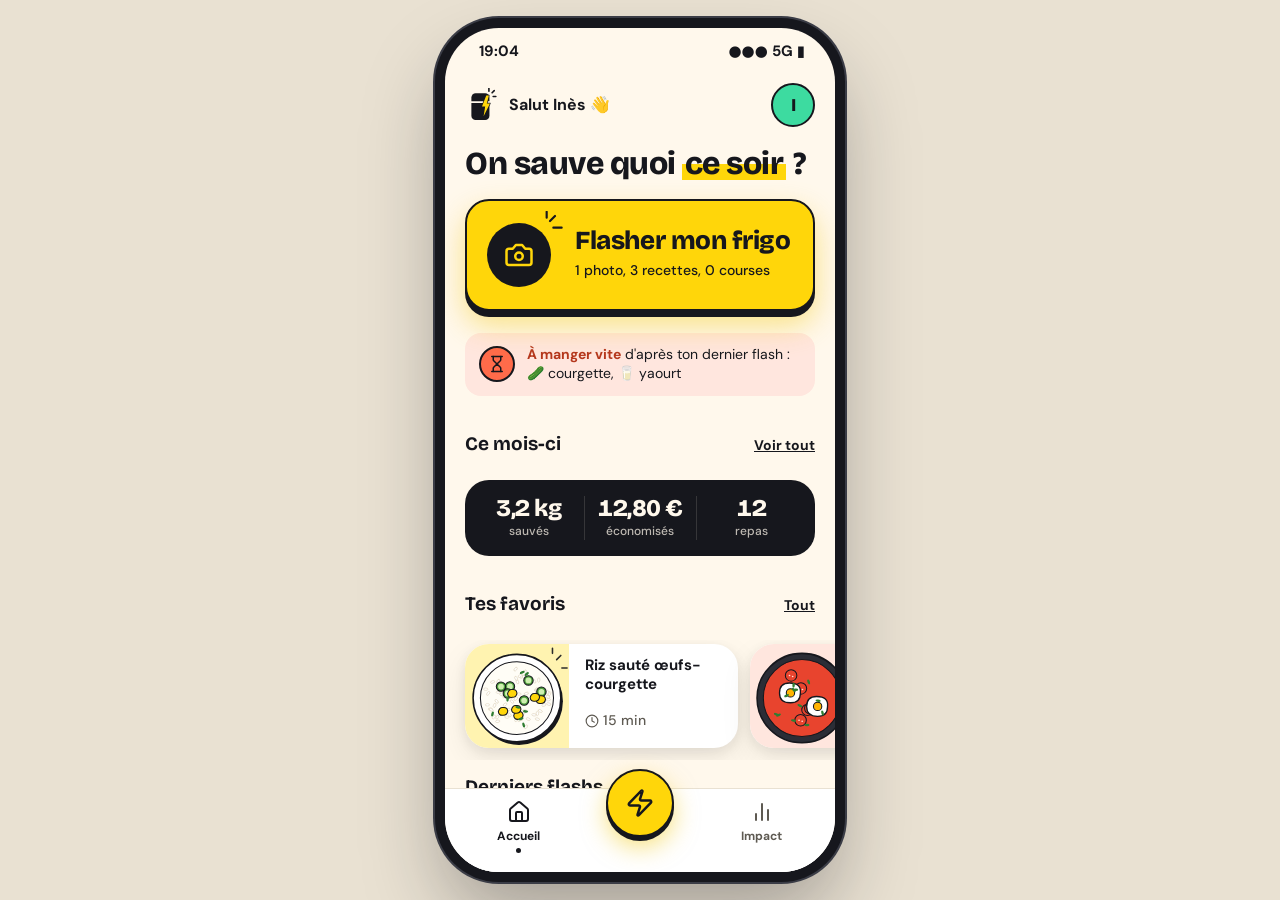
<file: da/maquettes/E2-accueil.html>
<!doctype html>
<html lang="fr">
<head>
<meta charset="utf-8">
<meta name="viewport" content="width=device-width, initial-scale=1">
<title>FrigoFlash · E2 Accueil</title>
<link rel="icon" href="../logo/favicon.svg">
<link rel="stylesheet" href="../tokens.css">
<link rel="stylesheet" href="../components.css">
<style>
  .hello { display:flex; align-items:center; gap:10px; font-weight:700; }
  .avatar { width:44px; height:44px; border-radius:50%; background:var(--ff-menthe-400); border:2px solid var(--ff-encre-900); display:grid; place-items:center; font-family:var(--font-display); font-weight:800; font-size:18px; }
  .nudge { display:flex; gap:12px; align-items:center; padding:12px 14px; border-radius:var(--r-md); background:var(--urgent-bg); color:var(--text); }
  .nudge__icon { flex:none; width:36px; height:36px; border-radius:50%; background:var(--urgent-fill); border:2px solid var(--ff-encre-900); display:grid; place-items:center; }
  .section-head { display:flex; justify-content:space-between; align-items:baseline; margin: 28px 0 12px; }
  .section-head a { font-size:14px; font-weight:700; color:var(--text); display:inline-flex; align-items:center; min-height:44px; padding:0 4px; margin-right:-4px; }
  .rail { display:grid; grid-auto-flow:column; grid-auto-columns: 78%; gap:12px; overflow-x:auto; margin:0 calc(-1 * var(--gutter)); padding:4px var(--gutter) 12px; scrollbar-width:none; }
  .history { display:flex; align-items:center; gap:12px; padding:10px 14px 10px 10px; }
  .history img { width:46px; height:56px; object-fit:contain; }
  .stack { display:grid; gap:10px; }
</style>
</head>
<body>
<div class="ff-stage">
  <div class="ff-phone">
    <div class="ff-screen">
      <div class="ff-statusbar"><span>19:04</span><span class="ff-statusbar__icons">●●● 5G ▮</span></div>

      <header class="ff-topbar">
        <div class="hello"><img src="../logo/symbole.svg" width="34" height="34" alt="FrigoFlash"> <span>Salut Inès 👋</span></div>
        <div class="avatar" aria-label="Profil">I</div>
      </header>

      <main class="ff-pad">
        <h1 class="ff-h1" style="margin:4px 0 18px">On sauve quoi <span class="ff-mark">ce soir</span>&nbsp;?</h1>

        <button class="ff-flash" type="button">
          <span class="ff-flash__icon"><i data-icon="camera" data-size="30" data-stroke="2.4"></i><svg class="ff-flash__rays" viewBox="0 0 24 24" fill="none" stroke="#16171D" stroke-width="2.6" stroke-linecap="round" aria-hidden="true"><path d="M6 12l6-6M10 20h10M2 8V1"/></svg></span>
          <span>
            <span class="ff-flash__title">Flasher mon frigo</span>
            <span class="ff-flash__sub" style="display:block">1 photo, 3 recettes, 0 courses</span>
          </span>
        </button>

        <div class="nudge" style="margin-top:22px">
          <span class="nudge__icon"><i data-icon="hourglass" data-size="18" data-stroke="2.4"></i></span>
          <div class="ff-small"><b style="color:var(--urgent)">À manger vite</b> d'après ton dernier flash : 🥒 courgette, 🥛 yaourt</div>
        </div>

        <div class="section-head"><h2 class="ff-h3">Ce mois-ci</h2><a href="E8-impact.html">Voir tout</a></div>
        <div class="ff-impact-strip">
          <div><b>3,2 kg</b><span>sauvés</span></div>
          <div><b>12,80 €</b><span>économisés</span></div>
          <div><b>12</b><span>repas</span></div>
        </div>

        <div class="section-head"><h2 class="ff-h3">Tes favoris</h2><a href="#">Tout</a></div>
        <div class="rail">
          <a class="ff-recipe ff-recipe--compact" href="#">
            <div class="ff-recipe__visual"><img src="../illustrations/recettes/riz-saute-oeufs-courgette.svg" alt="" style="height:100%;width:100%;object-fit:cover"></div>
            <div class="ff-recipe__body"><b class="ff-small" style="font-weight:700;font-size:15px;line-height:1.25">Riz sauté œufs-courgette</b><span class="ff-meta"><i data-icon="clock" data-size="14"></i>15 min</span></div>
          </a>
          <a class="ff-recipe ff-recipe--compact" href="#">
            <div class="ff-recipe__visual"><img src="../illustrations/recettes/shakshuka-express.svg" alt="" style="height:100%;width:100%;object-fit:cover"></div>
            <div class="ff-recipe__body"><b class="ff-small" style="font-weight:700;font-size:15px;line-height:1.25">Shakshuka express</b><span class="ff-meta"><i data-icon="clock" data-size="14"></i>20 min</span></div>
          </a>
        </div>

        <div class="section-head" style="margin-top:16px"><h2 class="ff-h3">Derniers flashs</h2></div>
        <div class="stack">
          <div class="ff-card history"><img src="../illustrations/frigos/frigo-etudiant.svg" alt=""><div style="flex:1"><b>Frigo étudiant</b><div class="ff-meta">Hier · 7 ingrédients · 3 recettes</div></div><i data-icon="chevron-right" style="color:var(--text-muted)"></i></div>
          <div class="ff-card history"><img src="../illustrations/frigos/frigo-dimanche.svg" alt=""><div style="flex:1"><b>Frigo du dimanche</b><div class="ff-meta">Dim. · 7 ingrédients · 3 recettes</div></div><i data-icon="chevron-right" style="color:var(--text-muted)"></i></div>
        </div>
      </main>
    </div>

    <nav class="ff-tabbar" aria-label="Navigation">
      <button class="ff-tab" aria-current="page"><i data-icon="house"></i>Accueil<span class="ff-tab__dot"></span></button>
      <button class="ff-tab-flash" aria-label="Flasher mon frigo"><i data-icon="zap" data-size="30" data-stroke="2.4"></i></button>
      <button class="ff-tab"><i data-icon="chart-no-axes-column"></i>Impact<span class="ff-tab__dot"></span></button>
    </nav>
  </div>
</div>
<script src="../icons/icons.js"></script>
</body>
</html>
</file>
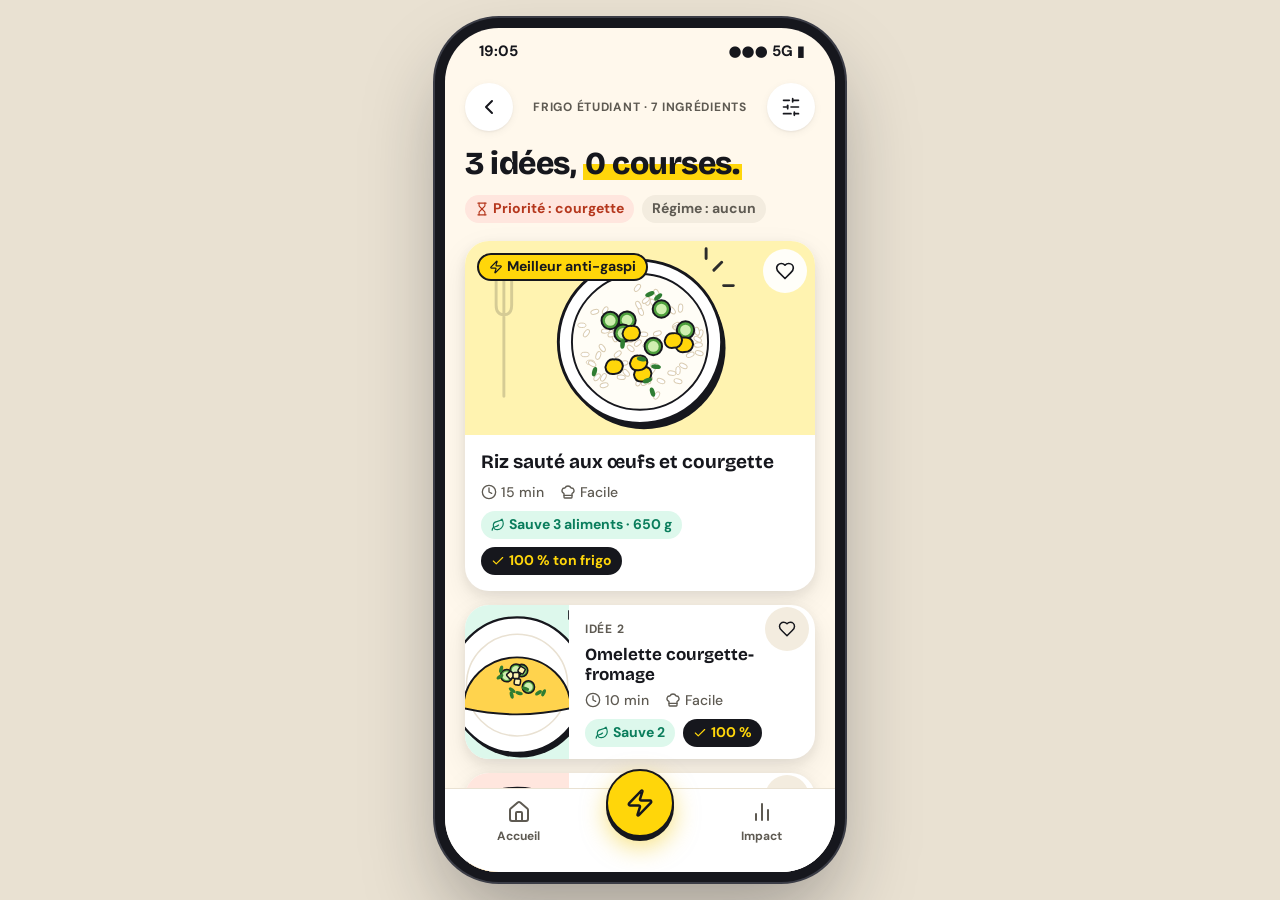
<file: da/maquettes/E6-recettes.html>
<!doctype html>
<html lang="fr">
<head>
<meta charset="utf-8">
<meta name="viewport" content="width=device-width, initial-scale=1">
<title>FrigoFlash · E6 Recettes</title>
<link rel="icon" href="../logo/favicon.svg">
<link rel="stylesheet" href="../tokens.css">
<link rel="stylesheet" href="../components.css">
<style>
  .head { padding: 0 var(--gutter); }
  .context { display:flex; gap:8px; flex-wrap:wrap; margin:14px 0 18px; }
  .cards { display:grid; gap:14px; padding: 0 var(--gutter); }
  .ff-recipe__visual img { width:100%; height:100%; object-fit:cover; }
  .uses { font-size:14px; color:var(--text-muted); }
  .uses b { color:var(--text); }
  .card-cta { display:flex; justify-content:space-between; align-items:center; margin-top:4px; }
  .go { width:40px; height:40px; border-radius:50%; background:var(--ff-encre-900); color:var(--primary); display:grid; place-items:center; }
</style>
</head>
<body>
<div class="ff-stage">
  <div class="ff-phone">
    <div class="ff-screen">
      <div class="ff-statusbar"><span>19:05</span><span class="ff-statusbar__icons">●●● 5G ▮</span></div>
      <header class="ff-topbar">
        <button class="ff-icon-btn" aria-label="Retour"><i data-icon="chevron-left"></i></button>
        <span class="ff-overline">Frigo étudiant · 7 ingrédients</span>
        <button class="ff-icon-btn" aria-label="Filtres"><i data-icon="sliders-horizontal" data-size="20"></i></button>
      </header>

      <div class="head">
        <h1 class="ff-h1">3 idées, <span class="ff-mark">0 courses.</span></h1>
        <div class="context">
          <span class="ff-pill ff-pill--urgent"><i data-icon="hourglass" data-size="14" data-stroke="2.4"></i>Priorité : courgette</span>
          <span class="ff-pill ff-pill--missing">Régime : aucun</span>
        </div>
      </div>

      <div class="cards">
        <article class="ff-recipe ff-reveal">
          <div class="ff-recipe__visual"><img src="../illustrations/recettes/riz-saute-oeufs-courgette.svg" alt="">
            <span class="ff-recipe__rank ff-pill ff-pill--flash" style="border:2px solid #16171D"><i data-icon="zap" data-size="14" data-stroke="2.6"></i>Meilleur anti-gaspi</span>
            <button class="ff-recipe__fav" aria-label="Ajouter aux favoris"><i data-icon="heart" data-size="20"></i></button>
          </div>
          <div class="ff-recipe__body">
            <h2 class="ff-h3">Riz sauté aux œufs et courgette</h2>
            <div class="ff-recipe__metas"><span class="ff-meta"><i data-icon="clock" data-size="16"></i>15 min</span><span class="ff-meta"><i data-icon="chef-hat" data-size="16"></i>Facile</span></div>
            <div class="ff-recipe__pills"><span class="ff-pill ff-pill--save"><i data-icon="leaf" data-size="14" data-stroke="2.4"></i>Sauve 3 aliments · 650 g</span><span class="ff-pill ff-pill--full"><i data-icon="check" data-size="14" data-stroke="3"></i>100 % ton frigo</span></div>
          </div>
        </article>

        <article class="ff-recipe ff-recipe--compact ff-reveal">
          <div class="ff-recipe__visual"><img src="../illustrations/recettes/omelette-courgette-fromage.svg" alt=""></div>
          <div class="ff-recipe__body">
            <div style="display:flex;justify-content:space-between;align-items:center"><span class="ff-overline">Idée 2</span><button class="ff-recipe__fav" style="position:static;width:44px;height:44px;margin:-10px -10px -10px 0;background:var(--surface-2)" aria-label="Ajouter aux favoris"><i data-icon="heart" data-size="18"></i></button></div>
            <h2 class="ff-h3" style="font-size:17px">Omelette courgette-fromage</h2>
            <div class="ff-recipe__metas"><span class="ff-meta"><i data-icon="clock" data-size="16"></i>10 min</span><span class="ff-meta"><i data-icon="chef-hat" data-size="16"></i>Facile</span></div>
            <div class="ff-recipe__pills" style="margin-top:4px"><span class="ff-pill ff-pill--save"><i data-icon="leaf" data-size="14" data-stroke="2.4"></i>Sauve 2</span><span class="ff-pill ff-pill--full"><i data-icon="check" data-size="14" data-stroke="3"></i>100 %</span></div>
          </div>
        </article>

        <article class="ff-recipe ff-recipe--compact ff-reveal">
          <div class="ff-recipe__visual"><img src="../illustrations/recettes/galettes-riz-croustillantes.svg" alt=""></div>
          <div class="ff-recipe__body">
            <div style="display:flex;justify-content:space-between;align-items:center"><span class="ff-overline">Idée 3</span><button class="ff-recipe__fav" style="position:static;width:44px;height:44px;margin:-10px -10px -10px 0;background:var(--surface-2)" aria-label="Ajouter aux favoris"><i data-icon="heart" data-size="18"></i></button></div>
            <h2 class="ff-h3" style="font-size:17px">Galettes de riz croustillantes</h2>
            <div class="ff-recipe__metas"><span class="ff-meta"><i data-icon="clock" data-size="16"></i>25 min</span><span class="ff-meta"><i data-icon="chef-hat" data-size="16"></i>Moyen</span></div>
            <div class="ff-recipe__pills" style="margin-top:4px"><span class="ff-pill ff-pill--save"><i data-icon="leaf" data-size="14" data-stroke="2.4"></i>Sauve 2</span><span class="ff-pill ff-pill--missing"><i data-icon="shopping-basket" data-size="14"></i>Manque : farine</span></div>
          </div>
        </article>

        <button class="ff-btn ff-btn--secondary ff-btn--block" style="margin-top:4px"><i data-icon="rotate-ccw" data-size="18"></i>Autres idées</button>
      </div>
    </div>

    <nav class="ff-tabbar" aria-label="Navigation">
      <button class="ff-tab"><i data-icon="house"></i>Accueil<span class="ff-tab__dot"></span></button>
      <button class="ff-tab-flash" aria-label="Flasher mon frigo"><i data-icon="zap" data-size="30" data-stroke="2.4"></i></button>
      <button class="ff-tab"><i data-icon="chart-no-axes-column"></i>Impact<span class="ff-tab__dot"></span></button>
    </nav>
  </div>
</div>
<script src="../icons/icons.js"></script>
</body>
</html>
</file>
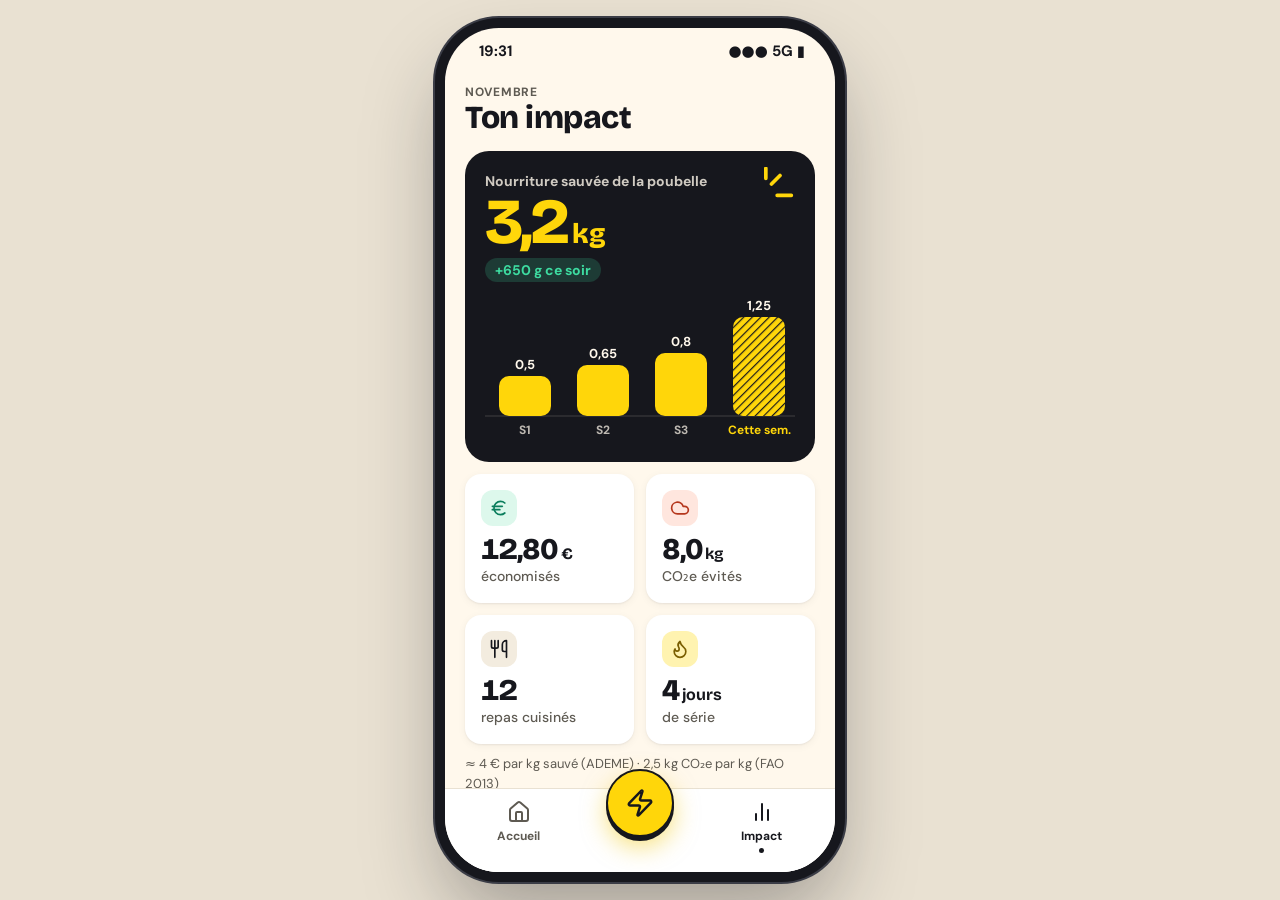
<file: da/maquettes/E8-impact.html>
<!doctype html>
<html lang="fr">
<head>
<meta charset="utf-8">
<meta name="viewport" content="width=device-width, initial-scale=1">
<title>FrigoFlash · E8 Impact</title>
<link rel="icon" href="../logo/favicon.svg">
<link rel="stylesheet" href="../tokens.css">
<link rel="stylesheet" href="../components.css">
<style>
  .hero { position:relative; overflow:hidden; padding:20px; border-radius:var(--r-lg); }
  .hero__value { font-family:var(--font-display); font-weight:800; font-size:64px; line-height:.95; letter-spacing:-0.04em; font-variant-numeric:tabular-nums; color:var(--primary); }
  .hero__value small { font-size:28px; letter-spacing:-0.01em; }
  .hero__rays { position:absolute; right:18px; top:16px; }
  .chart { margin-top:16px; }
  .chart text { font-family:var(--font-body); font-size:12px; font-weight:700; fill:rgba(255,248,236,.72); }
  .chart .v { fill:#FFF8EC; font-size:13px; }
  h2.sec { margin:28px 0 12px; }
  .eq { font-size:13px; color:var(--text-muted); margin-top:10px; }
</style>
</head>
<body>
<div class="ff-stage">
  <div class="ff-phone">
    <div class="ff-screen">
      <div class="ff-statusbar"><span>19:31</span><span class="ff-statusbar__icons">●●● 5G ▮</span></div>
      <header class="ff-topbar">
        <div><div class="ff-overline">Novembre</div><h1 class="ff-h1">Ton impact</h1></div>
      </header>

      <main class="ff-pad">
        <section class="ff-card--ink hero">
          <svg class="hero__rays" width="34" height="34" viewBox="0 0 24 24" fill="none" stroke="#FFD60A" stroke-width="2.6" stroke-linecap="round" aria-hidden="true"><path d="M6 12l6-6M10 20h10M2 8V1"/></svg>
          <div style="font-weight:700;font-size:14px;opacity:.8">Nourriture sauvée de la poubelle</div>
          <div class="hero__value">3,2<small> kg</small></div>
          <div style="margin-top:6px;font-size:14px"><span class="ff-pill" style="background:rgba(61,219,160,.18);color:#3DDBA0;height:24px">+650 g ce soir</span></div>
          <!-- 4 dernières semaines, kg sauvés : barres jaunes, semaine en cours hachurée -->
          <svg class="chart" viewBox="0 -14 310 144" width="100%" role="img" aria-label="Kilos sauvés par semaine : S1 0,5 kg, S2 0,65 kg, S3 0,8 kg, cette semaine 1,25 kg">
            <defs><pattern id="hatch" width="6" height="6" patternUnits="userSpaceOnUse" patternTransform="rotate(45)"><rect width="6" height="6" fill="#FFD60A"/><path d="M0 0v6" stroke="#16171D" stroke-width="2.4"/></pattern></defs>
            <path d="M0 104H310" stroke="rgba(255,248,236,.18)"/>
            <g stroke="#16171D" stroke-width="0">
              <rect x="14"  y="64" width="52" height="40" rx="10" fill="#FFD60A"/>
              <rect x="92"  y="53" width="52" height="51" rx="10" fill="#FFD60A"/>
              <rect x="170" y="41" width="52" height="63" rx="10" fill="#FFD60A"/>
              <rect x="248" y="5" width="52" height="99" rx="10" fill="url(#hatch)"/>
            </g>
            <text class="v" x="40" y="57" text-anchor="middle">0,5</text><text class="v" x="118" y="46" text-anchor="middle">0,65</text><text class="v" x="196" y="34" text-anchor="middle">0,8</text><text class="v" x="274" y="-2" text-anchor="middle">1,25</text>
            <text x="40" y="122" text-anchor="middle">S1</text><text x="118" y="122" text-anchor="middle">S2</text><text x="196" y="122" text-anchor="middle">S3</text><text x="274" y="122" text-anchor="middle" style="fill:#FFD60A">Cette sem.</text>
          </svg>
        </section>

        <div class="ff-stats" style="margin-top:12px">
          <div class="ff-stat ff-stat--eur"><span class="ff-stat__icon"><i data-icon="euro" data-size="20" data-stroke="2.4"></i></span><span class="ff-stat__value">12,80<span class="ff-stat__unit">€</span></span><span class="ff-stat__label">économisés</span></div>
          <div class="ff-stat ff-stat--co2"><span class="ff-stat__icon"><i data-icon="cloud" data-size="20" data-stroke="2.4"></i></span><span class="ff-stat__value">8,0<span class="ff-stat__unit">kg</span></span><span class="ff-stat__label">CO₂e évités</span></div>
          <div class="ff-stat ff-stat--meals"><span class="ff-stat__icon"><i data-icon="utensils" data-size="20" data-stroke="2.4"></i></span><span class="ff-stat__value">12</span><span class="ff-stat__label">repas cuisinés</span></div>
          <div class="ff-stat ff-stat--kg"><span class="ff-stat__icon"><i data-icon="flame" data-size="20" data-stroke="2.4"></i></span><span class="ff-stat__value">4<span class="ff-stat__unit">jours</span></span><span class="ff-stat__label">de série</span></div>
        </div>
        <p class="eq">≈ 4 € par kg sauvé (ADEME) · 2,5 kg CO₂e par kg (FAO 2013)</p>

        <h2 class="ff-h3 sec">Ta série 🔥</h2>
        <div class="ff-card">
          <div class="ff-streak">
            <div class="ff-streak__day is-done"><span class="ff-streak__dot"><i data-icon="check" data-size="16" data-stroke="3"></i></span>L</div>
            <div class="ff-streak__day is-done"><span class="ff-streak__dot"><i data-icon="check" data-size="16" data-stroke="3"></i></span>M</div>
            <div class="ff-streak__day is-done"><span class="ff-streak__dot"><i data-icon="check" data-size="16" data-stroke="3"></i></span>M</div>
            <div class="ff-streak__day is-done is-today"><span class="ff-streak__dot" style="background:var(--primary);border-style:solid"><i data-icon="zap" data-size="16" data-stroke="2.6"></i></span>J</div>
            <div class="ff-streak__day"><span class="ff-streak__dot"></span>V</div>
            <div class="ff-streak__day"><span class="ff-streak__dot"></span>S</div>
            <div class="ff-streak__day"><span class="ff-streak__dot"></span>D</div>
          </div>
        </div>

        <h2 class="ff-h3 sec">Badges</h2>
        <div class="ff-achievements">
          <div class="ff-achievement"><span class="ff-achievement__medal"><i data-icon="zap" data-size="28" data-stroke="2.4"></i></span>Premier sauvetage</div>
          <div class="ff-achievement is-locked"><span class="ff-achievement__medal"><i data-icon="lock" data-size="24"></i></span>5 kg sauvés</div>
          <div class="ff-achievement is-locked"><span class="ff-achievement__medal"><i data-icon="lock" data-size="24"></i></span>Série de 7 jours</div>
        </div>

        <h2 class="ff-h3 sec">Réglages</h2>
        <div class="ff-list">
          <button class="ff-list__item"><i data-icon="leaf" data-size="20"></i>Régime<span>Aucun ›</span></button>
          <button class="ff-list__item"><i data-icon="info" data-size="20"></i>Allergies<span>Aucune ›</span></button>
          <button class="ff-list__item"><i data-icon="rotate-ccw" data-size="20"></i>Réinitialiser la démo<span>›</span></button>
        </div>
      </main>
    </div>

    <nav class="ff-tabbar" aria-label="Navigation">
      <button class="ff-tab"><i data-icon="house"></i>Accueil<span class="ff-tab__dot"></span></button>
      <button class="ff-tab-flash" aria-label="Flasher mon frigo"><i data-icon="zap" data-size="30" data-stroke="2.4"></i></button>
      <button class="ff-tab" aria-current="page"><i data-icon="chart-no-axes-column"></i>Impact<span class="ff-tab__dot"></span></button>
    </nav>
  </div>
</div>
<script src="../icons/icons.js"></script>
</body>
</html>
</file>
<file: app/css/tokens.css>
/* =====================================================================
   FrigoFlash — Design tokens v1.0  (DA, étape 2 · 4 nov. 2026)
   Importer en premier :  <link rel="stylesheet" href="tokens.css">
   Polices embarquées (dossier fonts/) : l'app marche en file:// et hors ligne.
   ===================================================================== */

@font-face {
  font-family: "Bricolage Grotesque";
  src: url("fonts/bricolage-grotesque-latin.woff2") format("woff2");
  font-weight: 200 800; font-style: normal; font-display: swap;
}
@font-face {
  font-family: "DM Sans";
  src: url("fonts/dm-sans-latin.woff2") format("woff2");
  font-weight: 100 1000; font-style: normal; font-display: swap;
}

:root {
  /* ---------- Couleurs de marque ---------- */
  --ff-flash-50:  #FFFAE0;
  --ff-flash-100: #FFF3B0;
  --ff-flash-400: #FFD60A;   /* JAUNE ÉCLAIR : signature. Texte TOUJOURS encre dessus */
  --ff-flash-500: #F2C500;   /* état pressé */
  --ff-flash-700: #7A5E00;   /* texte « jaune » lisible sur fond clair */

  --ff-menthe-100: #DDF8EC;
  --ff-menthe-400: #3DDBA0;  /* fraîcheur, succès, « sauvé » */
  --ff-menthe-700: #0A7D5C;  /* texte vert sur fond clair */

  --ff-corail-100: #FFE6DE;
  --ff-corail-400: #FF6B4A;  /* urgence « à manger vite » (jamais seule : + icône + texte) */
  --ff-corail-700: #B5371D;  /* texte urgence sur fond clair */

  --ff-encre-900: #16171D;   /* texte principal, logo */
  --ff-encre-700: #2B2D36;
  --ff-gris-600:  #5E5A52;   /* texte secondaire */
  --ff-gris-400:  #8A847A;   /* décoratif, placeholders (pas pour du texte < 18 px) */
  --ff-gris-200:  #E9E1D2;   /* bordures */
  --ff-gris-100:  #F3ECDF;   /* fonds de champs, pistes */
  --ff-creme-50:  #FFF8EC;   /* fond de l'app */
  --ff-blanc:     #FFFFFF;   /* cartes */

  /* ---------- Rôles (à utiliser dans le code) ---------- */
  --bg:            var(--ff-creme-50);
  --surface:       var(--ff-blanc);
  --surface-2:     var(--ff-gris-100);
  --surface-ink:   var(--ff-encre-900);      /* cartes sombres (compteur héros) */
  --text:          var(--ff-encre-900);
  --text-muted:    var(--ff-gris-600);
  --text-subtle:   var(--ff-gris-400);
  --text-on-ink:   #FFF8EC;
  --border:        var(--ff-gris-200);
  --primary:       var(--ff-flash-400);
  --primary-press: var(--ff-flash-500);
  --on-primary:    var(--ff-encre-900);
  --accent:        var(--ff-menthe-400);
  --success:       var(--ff-menthe-700);
  --success-bg:    var(--ff-menthe-100);
  --urgent:        var(--ff-corail-700);
  --urgent-fill:   var(--ff-corail-400);
  --urgent-bg:     var(--ff-corail-100);
  --focus:         #2F6BFF;                  /* anneau de focus, distinct de la palette */

  /* ---------- Dataviz (présentation + courbe E8) ---------- */
  --dv-1: var(--ff-flash-400);   /* kg / série principale */
  --dv-2: var(--ff-menthe-400);  /* € */
  --dv-3: var(--ff-corail-400);  /* CO₂ / urgence */
  --dv-4: var(--ff-encre-900);   /* repas / référence */
  --dv-5: #9B8CFF;               /* 5e série si besoin, rare */

  /* ---------- Typographie ---------- */
  --font-display: "Bricolage Grotesque", "DM Sans", system-ui, sans-serif;
  --font-body:    "DM Sans", system-ui, -apple-system, "Segoe UI", sans-serif;

  /* échelle mobile (taille / interligne) */
  --fs-display: 44px;  --lh-display: 1.0;   /* chiffres héros, splash */
  --fs-h1:      32px;  --lh-h1: 1.05;       /* titre d'écran */
  --fs-h2:      24px;  --lh-h2: 1.15;       /* titre de section, titre recette */
  --fs-h3:      19px;  --lh-h3: 1.2;        /* titre de carte */
  --fs-body:    16px;  --lh-body: 1.5;      /* texte courant (min. 16 px) */
  --fs-small:   14px;  --lh-small: 1.4;     /* méta : temps, niveau */
  --fs-caption: 12px;  --lh-caption: 1.3;   /* labels d'onglets, unités ; jamais pour une info critique */
  --fw-regular: 400; --fw-medium: 500; --fw-bold: 700; --fw-black: 800;
  --ls-display: -0.03em;  --ls-title: -0.015em;  --ls-caps: 0.06em;

  /* ---------- Espacements (base 4) ---------- */
  --sp-1: 4px;  --sp-2: 8px;  --sp-3: 12px; --sp-4: 16px; --sp-5: 20px;
  --sp-6: 24px; --sp-8: 32px; --sp-10: 40px; --sp-12: 48px;
  --gutter: 20px;           /* marge latérale des écrans */
  --tap: 48px;              /* zone tactile mini (≥ 44 px) */

  /* ---------- Rayons ---------- */
  --r-xs: 8px; --r-sm: 12px; --r-md: 16px; --r-lg: 24px; --r-xl: 32px; --r-pill: 999px;

  /* ---------- Ombres (chaudes, jamais grises) ---------- */
  --sh-1: 0 1px 2px rgba(22,23,29,.06), 0 2px 8px rgba(22,23,29,.05);
  --sh-2: 0 4px 12px rgba(22,23,29,.08), 0 12px 32px rgba(22,23,29,.08);
  --sh-3: 0 12px 40px rgba(22,23,29,.18);
  --sh-flash: 0 6px 0 var(--ff-encre-900), 0 14px 30px rgba(242,197,0,.45); /* bouton Flash « surélevé » */
  --sh-press: 0 2px 0 var(--ff-encre-900);

  /* ---------- Bordures ---------- */
  --bw: 2px;   /* trait encre des éléments « pop » (bouton Flash, chips actives) */

  /* ---------- Motion ---------- */
  --ease-out:    cubic-bezier(.22,1,.36,1);     /* entrées */
  --ease-in-out: cubic-bezier(.65,0,.35,1);     /* déplacements */
  --ease-spring: cubic-bezier(.34,1.56,.64,1);  /* rebond (tap Flash, cartes) */
  --dur-1: 120ms; --dur-2: 220ms; --dur-3: 360ms; --dur-4: 600ms;

  /* ---------- Layout ---------- */
  --screen-w: 390px; --screen-h: 844px;
  --tabbar-h: 84px;  --statusbar-h: 47px;
}

/* ---------- Mode sombre (optionnel, prévu dans les tokens) ---------- */
[data-theme="dark"] {
  --bg: #121318; --surface: #1C1D24; --surface-2: #262832; --surface-ink: #0B0C10;
  --text: #F4F1EA; --text-muted: #A9A59C; --text-subtle: #7C786F; --text-on-ink: #F4F1EA;
  --border: #33353F;
  --success: var(--ff-menthe-400); --success-bg: rgba(61,219,160,.14);
  --urgent: #FF8A6E; --urgent-bg: rgba(255,107,74,.16);
  --dv-4: #F4F1EA;
}

@media (prefers-reduced-motion: reduce) {
  :root { --dur-1: 0ms; --dur-2: 0ms; --dur-3: 0ms; --dur-4: 0ms; }
}
</file>
<file: app/css/components.css>
/* =====================================================================
   FrigoFlash — Composants UI v1.0  (dépend de tokens.css)
   Préfixe ff-  · BEM léger : .ff-bloc, .ff-bloc__element, .ff-bloc--variante
   ===================================================================== */

*, *::before, *::after { box-sizing: border-box; }
html, body { margin: 0; }
body {
  font-family: var(--font-body); font-size: var(--fs-body); line-height: var(--lh-body);
  color: var(--text); background: var(--bg);
  -webkit-font-smoothing: antialiased; text-rendering: optimizeLegibility;
}
img, svg { display: block; max-width: 100%; }
button { font: inherit; color: inherit; cursor: pointer; }
:focus-visible { outline: 3px solid var(--focus); outline-offset: 2px; border-radius: 6px; }

/* ---------- Typo utilitaires ---------- */
.ff-display { font-family: var(--font-display); font-size: var(--fs-display); line-height: var(--lh-display); font-weight: var(--fw-black); letter-spacing: var(--ls-display); font-variant-numeric: tabular-nums; }
.ff-h1 { font-family: var(--font-display); font-size: var(--fs-h1); line-height: var(--lh-h1); font-weight: var(--fw-black); letter-spacing: var(--ls-title); margin: 0; }
.ff-h2 { font-family: var(--font-display); font-size: var(--fs-h2); line-height: var(--lh-h2); font-weight: var(--fw-bold); letter-spacing: var(--ls-title); margin: 0; }
.ff-h3 { font-family: var(--font-display); font-size: var(--fs-h3); line-height: var(--lh-h3); font-weight: var(--fw-bold); margin: 0; }
.ff-small { font-size: var(--fs-small); line-height: var(--lh-small); }
.ff-caption { font-size: var(--fs-caption); line-height: var(--lh-caption); }
.ff-overline { font-size: var(--fs-caption); font-weight: var(--fw-bold); letter-spacing: var(--ls-caps); text-transform: uppercase; color: var(--text-muted); }
.ff-muted { color: var(--text-muted); }
.ff-num { font-variant-numeric: tabular-nums; }
/* surligneur jaune, repris du logo : 1 mot par écran maximum */
.ff-mark { background: linear-gradient(transparent 52%, var(--primary) 52%, var(--primary) 92%, transparent 92%); padding: 0 .08em; }

/* ---------- Cadre téléphone (démo sur ordi) ---------- */
.ff-stage { min-height: 100vh; display: grid; place-items: center; background: #E9E1D2; padding: 24px; }
.ff-phone {
  position: relative; width: var(--screen-w); height: var(--screen-h); overflow: hidden;
  background: var(--bg); border-radius: 54px;
  box-shadow: 0 0 0 10px var(--ff-encre-900), 0 0 0 12px #3a3c46, 0 40px 80px rgba(22,23,29,.35);
}
@media (max-width: 440px) { .ff-stage { padding: 0; } .ff-phone { width: 100vw; height: 100dvh; border-radius: 0; box-shadow: none; } }
.ff-statusbar { height: var(--statusbar-h); display: flex; align-items: center; justify-content: space-between; padding: 0 30px 0 34px; font-weight: 700; font-size: 15px; }
.ff-statusbar__icons { display: flex; gap: 6px; align-items: center; }
.ff-screen { position: absolute; inset: 0; overflow-y: auto; padding-bottom: calc(var(--tabbar-h) + var(--sp-6)); scrollbar-width: none; }
.ff-screen::-webkit-scrollbar { display: none; }
.ff-pad { padding-left: var(--gutter); padding-right: var(--gutter); }

/* ---------- Boutons ---------- */
.ff-btn {
  display: inline-flex; align-items: center; justify-content: center; gap: var(--sp-2);
  min-height: var(--tap); padding: 0 var(--sp-5); border-radius: var(--r-pill);
  font-family: var(--font-body); font-weight: var(--fw-bold); font-size: var(--fs-body);
  border: var(--bw) solid var(--ff-encre-900); background: var(--primary); color: var(--on-primary);
  box-shadow: var(--sh-press); transition: transform var(--dur-1) var(--ease-out), box-shadow var(--dur-1) var(--ease-out), background var(--dur-1);
  text-decoration: none;
}
.ff-btn:active { transform: translateY(2px); box-shadow: 0 0 0 var(--ff-encre-900); background: var(--primary-press); }
.ff-btn--dark { background: var(--ff-encre-900); color: var(--ff-creme-50); box-shadow: none; }
.ff-btn--dark:active { background: var(--ff-encre-700); }
.ff-btn--secondary { background: var(--surface); box-shadow: var(--sh-press); }
.ff-btn--ghost { background: transparent; border-color: transparent; box-shadow: none; color: var(--text); }
.ff-btn--block { display: flex; width: 100%; }
.ff-btn--lg { min-height: 56px; font-size: 17px; }
.ff-btn[disabled] { opacity: .45; pointer-events: none; }
.ff-icon-btn { width: var(--tap); height: var(--tap); display: inline-grid; place-items: center; border-radius: var(--r-pill); border: 0; background: var(--surface); box-shadow: var(--sh-1); }

/* ---------- Le gros bouton Flash (E2) : élément signature ---------- */
.ff-flash {
  position: relative; display: flex; align-items: center; gap: var(--sp-6); width: 100%;
  padding: var(--sp-5) var(--sp-5) var(--sp-5) var(--sp-5); min-height: 112px; text-align: left;
  border: var(--bw) solid var(--ff-encre-900); border-radius: var(--r-lg);
  background: var(--primary); color: var(--on-primary); box-shadow: var(--sh-flash);
  transition: transform var(--dur-2) var(--ease-spring), box-shadow var(--dur-1);
  overflow: hidden;
}
.ff-flash:active { transform: translateY(4px) scale(.99); box-shadow: var(--sh-press); }
.ff-flash__icon { position: relative; flex: none; width: 64px; height: 64px; border-radius: 50%; background: var(--ff-encre-900); color: var(--primary); display: grid; place-items: center; }
.ff-flash__title { font-family: var(--font-display); font-weight: var(--fw-black); font-size: 26px; line-height: 1; letter-spacing: var(--ls-title); }
.ff-flash__sub { font-size: var(--fs-small); font-weight: var(--fw-medium); margin-top: 4px; }
.ff-flash__rays { position: absolute; right: -14px; top: -12px; width: 20px; height: 20px; }
/* effet éclair au tap : ajouter .is-flashing 400 ms */
.ff-flash.is-flashing::after { content: ""; position: absolute; inset: 0; background: #fff; animation: ff-flash-burst var(--dur-4) var(--ease-out) forwards; }
@keyframes ff-flash-burst { 0% { opacity: .95; } 100% { opacity: 0; } }

/* ---------- Barre d'onglets : Accueil · [Flash] · Impact ---------- */
.ff-tabbar {
  position: absolute; left: 0; right: 0; bottom: 0; height: var(--tabbar-h); z-index: 10;
  display: grid; grid-template-columns: 1fr 96px 1fr; align-items: start; padding-top: 10px;
  background: var(--surface); border-top: 1px solid var(--border);
}
.ff-tab { display: flex; flex-direction: column; align-items: center; gap: 3px; min-height: var(--tap); border: 0; background: none; color: var(--text-muted); font-size: var(--fs-caption); font-weight: var(--fw-bold); }
.ff-tab[aria-current="page"] { color: var(--text); }
.ff-tab[aria-current="page"] .ff-tab__dot { opacity: 1; }
.ff-tab__dot { width: 5px; height: 5px; border-radius: 50%; background: var(--ff-encre-900); opacity: 0; }
.ff-tab-flash {
  justify-self: center; margin-top: -30px; width: 68px; height: 68px; border-radius: 50%;
  display: grid; place-items: center; background: var(--primary); color: var(--ff-encre-900);
  border: var(--bw) solid var(--ff-encre-900); box-shadow: 0 4px 0 var(--ff-encre-900), 0 10px 24px rgba(242,197,0,.5);
  transition: transform var(--dur-2) var(--ease-spring);
}
.ff-tab-flash:active { transform: translateY(3px); box-shadow: 0 1px 0 var(--ff-encre-900); }

/* ---------- En-tête d'écran ---------- */
.ff-topbar { display: flex; align-items: center; justify-content: space-between; gap: var(--sp-3); padding: var(--sp-2) var(--gutter) var(--sp-4); }

/* ---------- Cartes ---------- */
.ff-card { background: var(--surface); border-radius: var(--r-lg); box-shadow: var(--sh-1); padding: var(--sp-4); }
.ff-card--ink { background: var(--surface-ink); color: var(--text-on-ink); box-shadow: none; }
.ff-card--outline { box-shadow: none; border: 1px solid var(--border); }

/* ---------- Chips d'ingrédients (E5) ---------- */
.ff-chips { display: flex; flex-wrap: wrap; gap: var(--sp-2); }
.ff-chip {
  display: inline-flex; align-items: center; gap: 6px; min-height: 44px; padding: 0 12px 0 10px;
  border-radius: var(--r-pill); border: 1.5px solid var(--border); background: var(--surface);
  font-weight: var(--fw-medium); font-size: 15px; color: var(--text);
}
.ff-chip__emoji { font-size: 18px; line-height: 1; }
.ff-chip__x { margin-left: 2px; color: var(--text-muted); display: grid; place-items: center; }
.ff-chip--urgent { border-color: var(--urgent-fill); background: var(--urgent-bg); color: var(--urgent); font-weight: var(--fw-bold); }
.ff-chip--urgent .ff-chip__tag { display: inline-flex; align-items: center; gap: 3px; font-size: 12px; }
.ff-chip--removed { background: transparent; border-style: dashed; color: var(--text-subtle); text-decoration: line-through; }
.ff-chip--add { border: 1.5px dashed var(--ff-encre-900); background: transparent; font-weight: var(--fw-bold); }
.ff-chip--selected { background: var(--ff-encre-900); border-color: var(--ff-encre-900); color: var(--ff-creme-50); }

/* ---------- Pastilles / badges ---------- */
.ff-pill { display: inline-flex; align-items: center; gap: 4px; height: 28px; padding: 0 10px; border-radius: var(--r-pill); font-size: 14px; font-weight: var(--fw-bold); white-space: nowrap; }
.ff-pill--save { background: var(--success-bg); color: var(--success); }
.ff-pill--full { background: var(--ff-encre-900); color: var(--primary); }
.ff-pill--missing { background: var(--surface-2); color: var(--text-muted); }
.ff-pill--urgent { background: var(--urgent-bg); color: var(--urgent); }
.ff-pill--flash { background: var(--primary); color: var(--on-primary); }
.ff-meta { display: inline-flex; align-items: center; gap: 4px; font-size: var(--fs-small); color: var(--text-muted); font-weight: var(--fw-medium); }

/* ---------- Carte recette (E6) ---------- */
.ff-recipe { position: relative; display: block; background: var(--surface); border-radius: var(--r-lg); box-shadow: var(--sh-2); overflow: hidden; text-decoration: none; color: inherit; }
.ff-recipe__visual { position: relative; aspect-ratio: 9 / 5; display: grid; place-items: center; overflow: hidden; }
.ff-recipe__visual > img, .ff-recipe__visual > svg { width: 100%; height: 100%; object-fit: cover; }
.ff-recipe__rank { position: absolute; top: 12px; left: 12px; }
.ff-recipe__fav { position: absolute; z-index: 2; top: 8px; right: 8px; width: 44px; height: 44px; border-radius: 50%; border: 0; background: rgba(255,255,255,.92); display: grid; place-items: center; }
.ff-recipe__body { padding: var(--sp-4); display: grid; gap: var(--sp-2); }
.ff-recipe__metas { display: flex; gap: var(--sp-4); flex-wrap: wrap; }
.ff-recipe__pills { display: flex; gap: var(--sp-2); flex-wrap: wrap; }
.ff-recipe--compact { display: grid; grid-template-columns: 104px 1fr; align-items: stretch; }
.ff-recipe--compact .ff-recipe__visual { aspect-ratio: auto; height: 100%; min-height: 104px; }
.ff-recipe--compact .ff-recipe__body { padding: var(--sp-3) var(--sp-4); gap: 4px; }

/* ---------- Compteurs d'impact (E2 mini, E8) ---------- */
.ff-stats { display: grid; grid-template-columns: 1fr 1fr; gap: var(--sp-3); }
.ff-stat { background: var(--surface); border-radius: var(--r-md); padding: var(--sp-4); box-shadow: var(--sh-1); display: grid; gap: 2px; }
.ff-stat__icon { width: 36px; height: 36px; border-radius: 12px; display: grid; place-items: center; margin-bottom: 6px; }
.ff-stat__value { font-family: var(--font-display); font-weight: var(--fw-black); font-size: 30px; line-height: 1; letter-spacing: var(--ls-display); font-variant-numeric: tabular-nums; }
.ff-stat__unit { font-size: 16px; font-weight: var(--fw-bold); letter-spacing: 0; margin-left: 2px; }
.ff-stat__label { font-size: var(--fs-small); color: var(--text-muted); font-weight: var(--fw-medium); }
.ff-stat--kg .ff-stat__icon { background: var(--ff-flash-100); color: var(--ff-flash-700); }
.ff-stat--eur .ff-stat__icon { background: var(--ff-menthe-100); color: var(--ff-menthe-700); }
.ff-stat--co2 .ff-stat__icon { background: var(--ff-corail-100); color: var(--ff-corail-700); }
.ff-stat--meals .ff-stat__icon { background: var(--surface-2); color: var(--text); }

/* Mini compteur (accueil) : bandeau sombre */
.ff-impact-strip { display: grid; grid-template-columns: repeat(3, 1fr); background: var(--surface-ink); color: var(--text-on-ink); border-radius: var(--r-lg); padding: var(--sp-4) var(--sp-2); }
.ff-impact-strip > div { text-align: center; display: grid; gap: 2px; }
.ff-impact-strip > div + div { border-left: 1px solid rgba(255,248,236,.14); }
.ff-impact-strip b { font-family: var(--font-display); font-size: 24px; line-height: 1; font-weight: var(--fw-black); font-variant-numeric: tabular-nums; letter-spacing: -0.02em; }
.ff-impact-strip span { font-size: 12px; opacity: .72; font-weight: var(--fw-medium); }

/* Série 🔥 */
.ff-streak { display: flex; gap: 6px; }
.ff-streak__day { flex: 1; display: grid; justify-items: center; gap: 4px; font-size: 12px; color: var(--text-muted); font-weight: var(--fw-bold); }
.ff-streak__dot { width: 34px; height: 34px; border-radius: 50%; display: grid; place-items: center; background: var(--surface-2); }
.ff-streak__day.is-done .ff-streak__dot { background: var(--primary); border: var(--bw) solid var(--ff-encre-900); }
.ff-streak__day.is-today .ff-streak__dot { border: var(--bw) dashed var(--ff-encre-900); background: transparent; }

/* Badges de réussite (E10) */
.ff-achievements { display: grid; grid-template-columns: repeat(3, 1fr); gap: var(--sp-3); }
.ff-achievement { display: grid; justify-items: center; gap: 6px; text-align: center; font-size: 13px; font-weight: var(--fw-bold); }
.ff-achievement__medal { width: 64px; height: 64px; border-radius: 50%; display: grid; place-items: center; font-size: 28px; background: var(--primary); border: var(--bw) solid var(--ff-encre-900); box-shadow: 0 3px 0 var(--ff-encre-900); }
.ff-achievement.is-locked { color: var(--text-subtle); }
.ff-achievement.is-locked .ff-achievement__medal { background: var(--surface-2); border-color: var(--border); box-shadow: none; filter: grayscale(1); color: var(--text-subtle); }

/* ---------- Segmented / choix du régime ---------- */
.ff-segment { display: flex; flex-wrap: wrap; gap: var(--sp-2); }
.ff-segment button { min-height: 44px; padding: 0 14px; border-radius: var(--r-pill); border: 1.5px solid var(--border); background: var(--surface); font-weight: var(--fw-medium); font-size: 15px; }
.ff-segment button[aria-pressed="true"] { background: var(--ff-encre-900); border-color: var(--ff-encre-900); color: var(--ff-creme-50); font-weight: var(--fw-bold); }

/* ---------- Champ texte ---------- */
.ff-field { display: grid; gap: 6px; }
.ff-field label { font-size: var(--fs-small); font-weight: var(--fw-bold); }
.ff-input { min-height: var(--tap); padding: 0 var(--sp-4); border-radius: var(--r-sm); border: 1.5px solid var(--border); background: var(--surface); font: inherit; color: var(--text); }
.ff-input::placeholder { color: var(--text-subtle); }
.ff-input:focus { outline: none; border-color: var(--ff-encre-900); box-shadow: 0 0 0 3px var(--ff-flash-100); }

/* ---------- Liste de réglages ---------- */
.ff-list { background: var(--surface); border-radius: var(--r-lg); box-shadow: var(--sh-1); overflow: hidden; }
.ff-list__item { display: flex; align-items: center; gap: var(--sp-3); min-height: 56px; padding: 0 var(--sp-4); width: 100%; border: 0; background: none; text-align: left; font-weight: var(--fw-medium); }
.ff-list__item + .ff-list__item { border-top: 1px solid var(--border); }
.ff-list__item > :last-child { margin-left: auto; color: var(--text-muted); }

/* ---------- Feuille du bas (E3) ---------- */
.ff-sheet-backdrop { position: absolute; inset: 0; background: rgba(22,23,29,.45); z-index: 20; }
.ff-sheet { position: absolute; left: 0; right: 0; bottom: 0; z-index: 21; background: var(--bg); border-radius: var(--r-xl) var(--r-xl) 0 0; padding: 10px var(--gutter) var(--sp-8); box-shadow: var(--sh-3); animation: ff-sheet-in var(--dur-3) var(--ease-out); }
.ff-sheet__grip { width: 40px; height: 5px; border-radius: 3px; background: var(--border); margin: 0 auto var(--sp-4); }
@keyframes ff-sheet-in { from { transform: translateY(100%); } to { transform: none; } }

/* ---------- Toast / célébration ---------- */
.ff-toast { display: flex; align-items: center; gap: var(--sp-3); padding: var(--sp-3) var(--sp-4); border-radius: var(--r-md); background: var(--ff-encre-900); color: var(--ff-creme-50); font-weight: var(--fw-bold); box-shadow: var(--sh-3); }

/* ---------- Scan (E4) ---------- */
.ff-scan { position: relative; border-radius: var(--r-lg); overflow: hidden; }
.ff-scan__line { position: absolute; left: 0; right: 0; height: 3px; background: var(--primary); box-shadow: 0 0 18px 6px rgba(255,214,10,.65); animation: ff-scan 1.6s var(--ease-in-out) infinite alternate; }
@keyframes ff-scan { from { top: 6%; } to { top: 94%; } }

/* ---------- Animations d'entrée ---------- */
.ff-reveal { animation: ff-reveal var(--dur-3) var(--ease-spring) both; }
.ff-reveal:nth-child(2) { animation-delay: 120ms; }
.ff-reveal:nth-child(3) { animation-delay: 240ms; }
@keyframes ff-reveal { from { opacity: 0; transform: translateY(24px) scale(.96); } to { opacity: 1; transform: none; } }

@media (prefers-reduced-motion: reduce) {
  *, *::before, *::after { animation-duration: 1ms !important; animation-iteration-count: 1 !important; transition-duration: 1ms !important; }
  .ff-scan__line { top: 50%; }
}

/* ---------- Ajouts revue critique (étape 2) ---------- */
/* Carte recette cliquable sans imbriquer le bouton favori dans un lien :
   <article class="ff-recipe"> … <h3><a class="ff-recipe__link" href="#/recette/riz">Titre</a></h3> …
   Le ::after étire le lien sur toute la carte ; .ff-recipe__fav (z-index 2) reste cliquable au-dessus. */
.ff-recipe__link { color: inherit; text-decoration: none; }
.ff-recipe__link::after { content: ""; position: absolute; inset: 0; z-index: 1; border-radius: inherit; }
.ff-recipe__link:focus-visible { outline: none; }
.ff-recipe:has(.ff-recipe__link:focus-visible) { outline: 3px solid var(--focus); outline-offset: 3px; }
.ff-recipe__visual img { object-position: center; }
/* Lien texte « Voir tout » : zone tactile 44 px */
.ff-textlink { display: inline-flex; align-items: center; min-height: 44px; padding: 0 4px; font-size: var(--fs-small); font-weight: var(--fw-bold); color: var(--text); }
</file>
<file: app/css/app.css>
/* =====================================================================
   FrigoFlash : styles propres à l'app (après tokens.css et components.css)
   Uniquement des tokens de la DA, aucune couleur nouvelle.
   ===================================================================== */

:root { --top: var(--statusbar-h); }
html, body { height: 100%; }
body { overflow: hidden; background: var(--ff-gris-200); }
.sr-only { position: absolute !important; width: 1px; height: 1px; padding: 0; margin: -1px; overflow: hidden; clip: rect(0 0 0 0); white-space: nowrap; border: 0; }
[hidden] { display: none !important; }
a { color: inherit; }

/* ---------- Scène : téléphone + panneau de présentation (ordi) ---------- */
.ff-stage { height: 100%; min-height: 0; overflow: auto; gap: 56px; }
.ff-phone { flex: none; isolation: isolate; overflow: clip; }
.demo-panel { display: none; }
@media (min-width: 960px) {
  .ff-stage { grid-template-columns: 340px auto; justify-content: center; align-content: center; }
  .demo-panel { display: grid; gap: var(--sp-5); align-content: center; max-width: 340px; }
}
.demo-panel__logo { width: 200px; }
.demo-panel__tag { font-family: var(--font-display); font-weight: var(--fw-black); font-size: 34px; line-height: 1.05; letter-spacing: var(--ls-title); margin: 0; }
.demo-panel ol { margin: 0; padding: 0; list-style: none; display: grid; gap: 10px; counter-reset: step; }
.demo-panel li { counter-increment: step; display: grid; grid-template-columns: 28px 1fr; gap: 10px; align-items: start; font-size: var(--fs-small); line-height: var(--lh-small); }
.demo-panel li::before { content: counter(step); width: 26px; height: 26px; border-radius: 50%; background: var(--ff-encre-900); color: var(--primary); font-weight: var(--fw-bold); font-size: 13px; display: grid; place-items: center; }
.demo-panel__note { font-size: var(--fs-small); color: var(--text-muted); margin: 0; }
.demo-panel__actions { display: flex; gap: var(--sp-3); flex-wrap: wrap; }
kbd { font-family: var(--font-body); font-size: 12px; font-weight: var(--fw-bold); padding: 1px 6px; border-radius: 6px; border: 1.5px solid var(--border); background: var(--surface); }

/* ---------- Barre d'état simulée ---------- */
.statusbar { position: absolute; top: 0; left: 0; right: 0; z-index: 40; pointer-events: none; transition: color var(--dur-2), background var(--dur-2); background: color-mix(in srgb, var(--bg) 88%, transparent); backdrop-filter: blur(10px); -webkit-backdrop-filter: blur(10px); }
.statusbar.is-clear { background: transparent; backdrop-filter: none; -webkit-backdrop-filter: none; }
.statusbar.is-light { color: var(--text-on-ink); }
.statusbar .ff-statusbar__icons svg { display: inline; }
.sb-battery { width: 25px; height: 12px; border: 1.5px solid currentColor; border-radius: 4px; padding: 1.5px; opacity: .9; position: relative; }
.sb-battery::after { content: ""; display: block; height: 100%; width: 78%; background: currentColor; border-radius: 1.5px; }
.sb-signal { display: inline-flex; gap: 1.5px; align-items: flex-end; height: 11px; }
.sb-signal i { width: 3px; background: currentColor; border-radius: 1px; }

/* ---------- Pile d'écrans ---------- */
.screens { position: absolute; inset: 0; overflow: hidden; }
.screen { background: var(--bg); padding-top: var(--top); overscroll-behavior: contain; will-change: transform; }
.screen.no-tab { padding-bottom: 0; }
.screen.is-ink { background: var(--surface-ink); color: var(--text-on-ink); }
.screen.no-top { padding-top: 0; }
.screen.is-flow { display: flex; flex-direction: column; }
.screen.is-flow > * { flex: none; }
.screen.is-flow > .grow { flex: 1 0 auto; }
.screen.is-leaving { pointer-events: none; }
.ff-tabbar { transition: transform var(--dur-3) var(--ease-out); }
.ff-tabbar.is-hidden { transform: translateY(150%); visibility: hidden; transition: transform var(--dur-3) var(--ease-out), visibility 0s var(--dur-3); }
[tabindex="-1"]:focus { outline: none; }
.ff-tabbar .ff-tab { justify-content: flex-start; padding-top: 2px; }

/* En vrai téléphone : pas de faux cadre ni de fausse barre d'état */
@media (max-width: 440px) {
  :root { --top: max(10px, env(safe-area-inset-top)); }
  body { background: var(--bg); }
  .statusbar { display: none; }
  .ff-tabbar { height: calc(var(--tabbar-h) + env(safe-area-inset-bottom) - 12px); }
}

/* ---------- Éléments communs ---------- */
.topbar-title { flex: 1; text-align: center; overflow: hidden; text-overflow: ellipsis; white-space: nowrap; }
.topbar-spacer { width: var(--tap); flex: none; }
.section-head { display: flex; justify-content: space-between; align-items: center; margin: 28px 0 8px; }
.section-head .ff-textlink { margin-right: -4px; }
.cta-bar { position: sticky; bottom: 0; z-index: 5; padding: var(--sp-6) var(--gutter) calc(var(--sp-5) + env(safe-area-inset-bottom)); background: linear-gradient(to bottom, color-mix(in srgb, var(--bg) 0%, transparent), var(--bg) 38%); display: flex; gap: var(--sp-3); }
.cta-bar .ff-btn--block { flex: 1; }
.lead { color: var(--text-muted); margin: 8px 0 0; }
.pill-btn { display: inline-flex; align-items: center; min-height: 44px; border: 0; background: none; padding: 0; }
.ff-pill .ff-icon, .ff-meta .ff-icon { flex: none; }
.stack { display: grid; gap: 10px; }

/* ---------- E0 Splash ---------- */
.splash { position: absolute; inset: 0; z-index: 100; background: var(--primary); display: grid; place-items: center; }
.splash img { width: 190px; animation: splash-in 700ms var(--ease-spring) both; }
.splash__flash { position: absolute; inset: 0; background: #fff; opacity: 0; }
.splash.is-flashing .splash__flash { animation: ff-flash-burst var(--dur-4) var(--ease-out) forwards; }
.splash.is-out { animation: fade-out 260ms var(--ease-out) forwards; }
@keyframes splash-in { from { transform: scale(.8); opacity: 0; } to { transform: none; opacity: 1; } }
@keyframes fade-out { to { opacity: 0; visibility: hidden; } }

/* ---------- E1 Onboarding ---------- */
.onb { display: flex; flex-direction: column; height: 100%; overflow: hidden; padding-bottom: 0; }
.onb__top { display: flex; justify-content: space-between; align-items: center; padding: 4px 12px 0 var(--gutter); min-height: 52px; }
.onb__viewport { flex: 1; overflow: hidden; position: relative; touch-action: pan-y; }
.onb__track { display: flex; height: 100%; transition: transform var(--dur-3) var(--ease-out); }
.onb__slide { flex: 0 0 100%; height: 100%; padding: 0 var(--gutter); display: flex; flex-direction: column; overflow-y: auto; scrollbar-width: none; }
.onb__art { position: relative; flex: 1 1 330px; min-height: 280px; max-height: 460px; border-radius: var(--r-xl); display: grid; place-items: center; overflow: hidden; margin-bottom: var(--sp-6); }
.onb__art--1 { background: var(--ff-flash-100); }
.onb__art--2 { background: var(--ff-menthe-100); }
.onb__art--3 { background: var(--surface-ink); }
.onb__art--1 img { width: 200px; transform: rotate(-4deg); filter: drop-shadow(0 12px 18px rgba(22,23,29,.16)); }
.onb__badge { position: absolute; width: 64px; height: 64px; border-radius: 50%; background: var(--primary); border: var(--bw) solid var(--ff-encre-900); box-shadow: 0 4px 0 var(--ff-encre-900); display: grid; place-items: center; }
.onb__art--1 .onb__badge { right: 56px; bottom: 44px; }
.onb__plates { position: relative; width: 100%; height: 100%; }
.onb__plates img { position: absolute; width: 220px; border-radius: var(--r-lg); border: var(--bw) solid var(--ff-encre-900); box-shadow: 0 4px 0 var(--ff-encre-900); background: var(--surface); }
.onb__plates img:nth-child(1) { left: 22px; top: 34px; transform: rotate(-7deg); }
.onb__plates img:nth-child(2) { right: 18px; top: 112px; transform: rotate(5deg); }
.onb__plates img:nth-child(3) { left: 50px; bottom: 26px; transform: rotate(-2deg); }
.onb__impact { text-align: center; color: var(--text-on-ink); display: grid; gap: 12px; justify-items: center; }
.onb__impact .big { font-family: var(--font-display); font-weight: var(--fw-black); font-size: 76px; line-height: .9; letter-spacing: -0.04em; color: var(--primary); font-variant-numeric: tabular-nums; }
.onb__impact .big small { font-size: 32px; }
.onb__impact .row { display: flex; gap: 8px; flex-wrap: wrap; justify-content: center; }
.onb__impact .ff-pill { background: rgba(255,248,236,.1); color: var(--text-on-ink); }
.onb__text { display: grid; gap: var(--sp-3); padding-bottom: var(--sp-2); }
.onb__text p { margin: 0; color: var(--text-muted); }
.onb__setup { display: grid; gap: var(--sp-5); padding-top: var(--sp-2); padding-bottom: var(--sp-6); }
.onb__setup .ff-overline { margin-bottom: 8px; }
.onb__bottom { padding: var(--sp-4) var(--gutter) calc(var(--sp-6) + env(safe-area-inset-bottom)); display: grid; gap: var(--sp-4); }
.dots { display: flex; justify-content: center; gap: 8px; }
.dots span { width: 8px; height: 8px; border-radius: 4px; background: var(--border); transition: width var(--dur-2) var(--ease-out), background var(--dur-2); }
.dots span.is-on { width: 24px; background: var(--ff-encre-900); }

/* ---------- E2 Accueil ---------- */
.hello { display: flex; align-items: center; gap: 10px; font-weight: var(--fw-bold); min-width: 0; }
.hello span { overflow: hidden; text-overflow: ellipsis; white-space: nowrap; }
.avatar { flex: none; width: var(--tap); height: var(--tap); border-radius: 50%; background: var(--accent); border: var(--bw) solid var(--ff-encre-900); display: grid; place-items: center; font-family: var(--font-display); font-weight: var(--fw-black); font-size: 19px; color: var(--ff-encre-900); padding: 0; }
.home-title { margin: 4px 0 18px; }
.nudge { display: flex; gap: 12px; align-items: center; padding: 12px 14px; border-radius: var(--r-md); background: var(--urgent-bg); color: var(--text); margin-top: 22px; }
.nudge__icon { flex: none; width: 36px; height: 36px; border-radius: 50%; background: var(--urgent-fill); border: var(--bw) solid var(--ff-encre-900); display: grid; place-items: center; color: var(--ff-encre-900); }
.nudge b { color: var(--urgent); }
.rail { display: grid; grid-auto-flow: column; grid-auto-columns: 78%; gap: 12px; overflow-x: auto; margin: 0 calc(-1 * var(--gutter)); padding: 4px var(--gutter) 12px; scrollbar-width: none; scroll-snap-type: x mandatory; scroll-padding: 0 var(--gutter); }
.rail::-webkit-scrollbar { display: none; }
.rail > * { scroll-snap-align: start; }
.fav-card { border: 0; padding: 0; text-align: left; width: 100%; font: inherit; }
.fav-card .ff-recipe__body b { font-size: 15px; line-height: 1.25; }
.empty { display: flex; gap: 12px; align-items: center; padding: 14px; border-radius: var(--r-md); border: 1.5px dashed var(--border); color: var(--text-muted); font-size: var(--fs-small); }
.empty .ff-icon { flex: none; }
.history { display: flex; align-items: center; gap: 12px; padding: 10px 14px 10px 10px; width: 100%; border: 0; text-align: left; font: inherit; color: inherit; min-height: 76px; }
.history__thumb { position: relative; flex: none; width: 46px; height: 56px; }
.history__thumb img { width: 100%; height: 100%; object-fit: contain; }
.history__thumb .cam { position: absolute; right: -6px; bottom: -4px; width: 22px; height: 22px; border-radius: 50%; background: var(--primary); border: 1.5px solid var(--ff-encre-900); display: grid; place-items: center; }
.history > div { flex: 1; min-width: 0; }
.history .chev { color: var(--text-muted); flex: none; }

/* Visuel de repli des recettes sans illustration (charte, section 6) */
.emoji-visual { width: 100%; height: 100%; display: flex; align-items: center; justify-content: center; gap: 6px; font-size: 40px; line-height: 1; }
.emoji-visual.v0 { background: var(--ff-flash-100); }
.emoji-visual.v1 { background: var(--ff-menthe-100); }
.emoji-visual.v2 { background: var(--ff-corail-100); }
.ff-recipe--compact .emoji-visual { font-size: 30px; gap: 2px; flex-wrap: wrap; align-content: center; padding: 8px; }

/* ---------- E3 Feuille « Choisir un frigo » et feuilles génériques ---------- */
.ff-sheet { max-height: calc(100% - 40px); overflow-y: auto; padding-bottom: calc(var(--sp-6) + env(safe-area-inset-bottom)); scrollbar-width: none; }
.ff-sheet.is-closing { animation: sheet-out 240ms var(--ease-in-out) forwards; }
.ff-sheet-backdrop { animation: fade-in var(--dur-2) var(--ease-out); }
.ff-sheet-backdrop.is-closing { animation: fade-out 240ms var(--ease-out) forwards; }
@keyframes sheet-out { to { transform: translateY(100%); } }
@keyframes fade-in { from { opacity: 0; } }
.sheet-head { display: flex; align-items: flex-start; justify-content: space-between; gap: 12px; margin-bottom: 4px; }
.sheet-head .ff-icon-btn { margin: -4px -6px 0 0; flex: none; }
.sheet-sub { margin: 0 0 var(--sp-4); color: var(--text-muted); font-size: var(--fs-small); }
.frigo-grid { display: grid; grid-template-columns: 1fr 1fr; gap: 12px; margin-bottom: var(--sp-4); }
.frigo-card { display: grid; justify-items: start; gap: 2px; padding: 10px 12px 12px; border-radius: var(--r-lg); border: 1.5px solid var(--border); background: var(--surface); box-shadow: var(--sh-1); text-align: left; font: inherit; color: inherit; transition: transform var(--dur-2) var(--ease-spring), border-color var(--dur-1); }
.frigo-card:active { transform: scale(.97); border-color: var(--ff-encre-900); }
.frigo-card img { width: 100%; height: 112px; object-fit: contain; margin-bottom: 6px; }
.frigo-card b { font-size: 15px; line-height: 1.25; }
.frigo-card .ff-meta { font-size: 13px; }
.import-btn { position: relative; }
.import-btn:has(input:focus-visible) { outline: 3px solid var(--focus); outline-offset: 2px; }
.or { display: flex; align-items: center; gap: 12px; color: var(--text-muted); font-size: var(--fs-caption); font-weight: var(--fw-bold); text-transform: uppercase; letter-spacing: var(--ls-caps); margin: 0 0 var(--sp-4); }
.or::before, .or::after { content: ""; flex: 1; height: 1px; background: var(--border); }
.demo-note { display: flex; gap: 8px; align-items: flex-start; margin: var(--sp-3) 0 0; color: var(--text-muted); font-size: 13px; line-height: 1.4; }
.demo-note .ff-icon { flex: none; margin-top: 1px; }
.prefs { display: grid; gap: var(--sp-5); margin: var(--sp-2) 0 var(--sp-6); }
.prefs .ff-overline { margin-bottom: 8px; }
.add-suggest { margin: var(--sp-4) 0 var(--sp-5); }
.add-form { display: flex; gap: var(--sp-2); }
.add-form .ff-input { flex: 1; min-width: 0; }

/* ---------- E4 Analyse ---------- */
.scan-wrap { padding: 8px var(--gutter) 0; display: flex; flex-direction: column; min-height: 100%; }
.scan-head { display: flex; justify-content: space-between; align-items: center; margin-bottom: 14px; }
.scan-live { display: inline-flex; align-items: center; gap: 8px; }
.scan-live::before { content: ""; width: 10px; height: 10px; border-radius: 50%; background: var(--urgent-fill); animation: blink 1s steps(2) infinite; }
@keyframes blink { 50% { opacity: .2; } }
.ff-scan { height: 400px; background: var(--surface); border: var(--bw) solid var(--ff-encre-900); box-shadow: var(--sh-2); }
.ff-scan > img { width: 100%; height: 100%; object-fit: contain; padding: 18px; filter: blur(6px) saturate(.8); transform: scale(1.04); transition: filter 2.6s var(--ease-out), transform 2.6s var(--ease-out); }
.ff-scan > img.is-photo { object-fit: cover; padding: 0; }
.ff-scan.is-sharp > img { filter: blur(2px); transform: none; }
.scan-flash { position: absolute; inset: 0; background: #fff; pointer-events: none; animation: ff-flash-burst var(--dur-4) var(--ease-out) forwards; }
.scan-corners { position: absolute; inset: 14px; pointer-events: none; }
.scan-corners span { position: absolute; width: 28px; height: 28px; border: 4px solid var(--ff-encre-900); }
.scan-corners span:nth-child(1) { top: 0; left: 0; border-right: 0; border-bottom: 0; border-top-left-radius: 10px; }
.scan-corners span:nth-child(2) { top: 0; right: 0; border-left: 0; border-bottom: 0; border-top-right-radius: 10px; }
.scan-corners span:nth-child(3) { bottom: 0; left: 0; border-right: 0; border-top: 0; border-bottom-left-radius: 10px; }
.scan-corners span:nth-child(4) { bottom: 0; right: 0; border-left: 0; border-top: 0; border-bottom-right-radius: 10px; }
.scan-msg { min-height: 52px; margin: 20px 0 6px; display: flex; align-items: center; }
.scan-msg .ff-h3 { animation: msg-in var(--dur-3) var(--ease-out); }
@keyframes msg-in { from { opacity: 0; transform: translateY(8px); } }
.scan-progress { height: 6px; border-radius: 3px; background: var(--surface-2); overflow: hidden; }
.scan-progress > span { display: block; height: 100%; width: 0; background: var(--ff-encre-900); border-radius: 3px; transition: width 600ms linear; }
.scan-found { display: flex; flex-wrap: wrap; gap: 6px; margin-top: 16px; min-height: 64px; align-content: flex-start; }
.scan-found .ff-pill { background: var(--surface); border: 1.5px solid var(--border); color: var(--text); animation: pop-in var(--dur-3) var(--ease-spring) both; }
.scan-found .ff-pill.is-urgent { background: var(--urgent-bg); border-color: var(--urgent-fill); color: var(--urgent); }
@keyframes pop-in { from { opacity: 0; transform: scale(.6); } }
.scan-cancel { margin: auto auto calc(var(--sp-5) + env(safe-area-inset-bottom)); }

/* ---------- E5 Ingrédients ---------- */
.ing-head { padding: 0 var(--gutter); }
.ing-head .ff-h1 { margin-top: 2px; }
.ing-body { padding: 18px var(--gutter) 0; display: grid; gap: var(--sp-5); align-content: start; }
.ff-chip { transition: transform var(--dur-1) var(--ease-out), background var(--dur-1), border-color var(--dur-1); text-align: left; }
.ff-chip:active { transform: scale(.95); }
.ff-chip.is-in { animation: chip-in var(--dur-2) var(--ease-out) both; }
@keyframes chip-in { from { opacity: 0; transform: translateY(8px) scale(.94); } }
.ff-chip .ff-chip__tag { display: inline-flex; align-items: center; gap: 3px; font-size: 13px; font-weight: var(--fw-bold); }
.chip-soon { color: var(--text-muted); }
.ff-chip--removed .ff-chip__emoji { filter: grayscale(1); opacity: .6; }
.ff-chip--added { border-color: var(--ff-encre-900); }
.why { display: grid; gap: 10px; }
.why__row { display: flex; gap: 10px; align-items: flex-start; font-size: var(--fs-small); line-height: var(--lh-small); }
.why__row > span:first-child { font-size: 20px; line-height: 1.1; }
.why__row b.is-urgent { color: var(--urgent); }
.placard-note { display: flex; gap: 8px; align-items: center; color: var(--text-muted); font-size: var(--fs-small); margin: 0; }

/* ---------- E6 Résultats ---------- */
.results-head { padding: 0 var(--gutter); }
.context { display: flex; gap: 4px 8px; flex-wrap: wrap; align-items: center; margin: 8px 0 12px; }
.cards { display: grid; gap: 14px; padding: 0 var(--gutter); }
.cards.no-reveal .ff-reveal { animation: none; }
.cards .ff-reveal:nth-child(4) { animation-delay: 360ms; }
.ff-recipe { transition: transform var(--dur-2) var(--ease-out); }
.ff-recipe:active { transform: scale(.985); }
.ff-recipe .ff-h3 { margin: 0; }
.ff-recipe__fav { color: var(--text); transition: transform var(--dur-2) var(--ease-spring); }
.ff-recipe__fav:active { transform: scale(.85); }
.ff-recipe__fav[aria-pressed="true"] { color: var(--urgent-fill); }
.ff-recipe__fav[aria-pressed="true"] svg { fill: currentColor; }
.ff-recipe--compact .ff-recipe__fav { position: relative; z-index: 2; margin: -10px -10px -10px 0; background: var(--surface-2); flex: none; }
.compact-top { display: flex; justify-content: space-between; align-items: center; }
.ff-recipe--compact .ff-h3 { font-size: 17px; }
.ff-recipe--compact .ff-recipe__pills { margin-top: 4px; }
.rank-pill { border: var(--bw) solid var(--ff-encre-900); }
.joke { display: flex; gap: 14px; align-items: center; padding: 16px; margin: 0 var(--gutter) 14px; }
.joke span { font-size: 34px; line-height: 1; }
.joke p { margin: 0; font-weight: var(--fw-medium); }
.info-card { display: flex; gap: 10px; align-items: flex-start; padding: 14px 16px; border-radius: var(--r-md); background: var(--surface-2); font-size: var(--fs-small); line-height: var(--lh-small); }
.info-card .ff-icon { flex: none; margin-top: 1px; }

/* ---------- E7 Fiche recette ---------- */
.detail-visual { position: relative; height: 290px; overflow: hidden; }
.detail-visual > img, .detail-visual > .emoji-visual { width: 100%; height: 100%; object-fit: cover; }
.detail-visual > .emoji-visual { font-size: 64px; gap: 12px; padding-top: 30px; }
.detail-actions { position: absolute; top: calc(var(--top) + 4px); left: 12px; right: 12px; display: flex; justify-content: space-between; }
.detail-actions .ff-icon-btn { background: rgba(255,255,255,.94); }
.detail-actions .ff-icon-btn[aria-pressed="true"] { color: var(--urgent-fill); }
.detail-actions .ff-icon-btn[aria-pressed="true"] svg { fill: currentColor; }
.detail-body { position: relative; margin-top: -28px; background: var(--bg); border-radius: var(--r-xl) var(--r-xl) 0 0; padding: 24px var(--gutter) 8px; display: grid; gap: 12px; }
.detail-body > .ff-h2 { font-size: 26px; }
.detail-section { margin-top: 16px; }
.detail-section > .ff-h3 { margin-bottom: 10px; }
.ing-list { list-style: none; margin: 0; padding: 0; background: var(--surface); border-radius: var(--r-lg); box-shadow: var(--sh-1); }
.ing-list li { display: flex; align-items: center; gap: 12px; min-height: 52px; padding: 8px 16px; }
.ing-list li + li { border-top: 1px solid var(--border); }
.ing-list .tick { flex: none; width: 26px; height: 26px; border-radius: 50%; display: grid; place-items: center; background: var(--success-bg); color: var(--success); }
.ing-list li.is-missing .tick { background: var(--surface-2); color: var(--text-muted); }
.ing-list .name { flex: 1; min-width: 0; }
.ing-list .qty { color: var(--text-muted); font-size: var(--fs-small); text-align: right; }
.ing-list li.is-missing .name { color: var(--text-muted); }
.placard-line { font-size: var(--fs-small); color: var(--text-muted); margin: 10px 2px 0; }
.steps { list-style: none; margin: 0; padding: 0; display: grid; gap: 14px; counter-reset: s; }
.steps li { counter-increment: s; display: grid; grid-template-columns: 32px 1fr; gap: 12px; }
.steps li::before { content: counter(s); width: 32px; height: 32px; border-radius: 50%; background: var(--ff-encre-900); color: var(--primary); font-family: var(--font-display); font-weight: var(--fw-black); display: grid; place-items: center; font-size: 16px; }
.steps p { margin: 4px 0 0; }
.steps .ff-meta { margin-top: 4px; }
.save-preview { display: flex; gap: 12px; align-items: center; padding: 14px 16px; border-radius: var(--r-md); background: var(--success-bg); margin-top: 18px; font-size: var(--fs-small); line-height: var(--lh-small); }
.save-preview .ico { flex: none; width: 36px; height: 36px; border-radius: 50%; background: var(--accent); border: var(--bw) solid var(--ff-encre-900); display: grid; place-items: center; color: var(--ff-encre-900); }
.save-preview b { font-size: var(--fs-body); }
.cook-mode-btn { flex: none; padding: 0 16px; }

/* ---------- E9 Mode cuisine ---------- */
.cook { display: flex; flex-direction: column; height: 100%; padding: 4px var(--gutter) calc(var(--sp-5) + env(safe-area-inset-bottom)); }
.cook__top { display: flex; align-items: center; gap: 12px; }
.cook__top .ff-icon-btn { background: rgba(255,248,236,.1); color: var(--text-on-ink); box-shadow: none; }
.cook__title { flex: 1; min-width: 0; font-size: var(--fs-small); font-weight: var(--fw-bold); opacity: .75; overflow: hidden; text-overflow: ellipsis; white-space: nowrap; }
.cook__bars { display: flex; gap: 4px; margin: 14px 0 0; }
.cook__bars span { flex: 1; height: 5px; border-radius: 3px; background: rgba(255,248,236,.18); transition: background var(--dur-2); }
.cook__bars span.is-on { background: var(--primary); }
.cook__main { flex: 1; display: flex; flex-direction: column; justify-content: center; gap: 18px; overflow-y: auto; padding: 16px 0; }
.cook__num { font-family: var(--font-display); font-weight: var(--fw-black); color: var(--primary); font-size: 20px; letter-spacing: var(--ls-caps); text-transform: uppercase; }
.cook__text { font-family: var(--font-display); font-weight: var(--fw-bold); font-size: 28px; line-height: 1.22; letter-spacing: var(--ls-title); margin: 0; animation: msg-in var(--dur-3) var(--ease-out); }
.timer { display: flex; align-items: center; gap: 16px; padding: 14px; border-radius: var(--r-lg); background: rgba(255,248,236,.07); border: 1.5px solid rgba(255,248,236,.14); }
.timer__ring { position: relative; flex: none; width: 84px; height: 84px; }
.timer__ring svg { width: 100%; height: 100%; transform: rotate(-90deg); }
.timer__ring circle { fill: none; stroke-width: 7; }
.timer__ring .track { stroke: rgba(255,248,236,.14); }
.timer__ring .bar { stroke: var(--primary); stroke-linecap: round; transition: stroke-dashoffset 1s linear; }
.timer__time { position: absolute; inset: 0; display: grid; place-items: center; font-family: var(--font-display); font-weight: var(--fw-black); font-size: 20px; font-variant-numeric: tabular-nums; }
.timer__ctrl { display: flex; gap: 8px; flex-wrap: wrap; }
.timer.is-done { border-color: var(--accent); }
.timer.is-done .bar { stroke: var(--accent); }
.cook__nav { display: flex; gap: 12px; }
.cook__nav .ff-btn { flex: 1; }
.ff-btn--on-ink { background: transparent; color: var(--text-on-ink); border-color: rgba(255,248,236,.4); box-shadow: none; }
.ff-btn--on-ink:active { background: rgba(255,248,236,.1); }

/* ---------- E8 Impact ---------- */
.hero { position: relative; overflow: hidden; padding: 20px; border-radius: var(--r-lg); }
.hero__label { font-weight: var(--fw-bold); font-size: 14px; opacity: .8; }
.hero__value { font-family: var(--font-display); font-weight: var(--fw-black); font-size: 64px; line-height: .95; letter-spacing: -0.04em; font-variant-numeric: tabular-nums; color: var(--primary); }
.hero__value small { font-size: 28px; letter-spacing: -0.01em; }
.hero__rays { position: absolute; right: 18px; top: 16px; }
.hero__today { margin-top: 6px; font-size: 14px; min-height: 24px; }
.hero__today .ff-pill { background: rgba(61,219,160,.18); color: var(--ff-menthe-400); height: 24px; }
.chart { margin-top: 16px; display: block; }
.chart text { font-family: var(--font-body); font-size: 12px; font-weight: 700; fill: rgba(255,248,236,.72); }
.chart .v { fill: var(--text-on-ink); font-size: 13px; }
.chart .now { fill: var(--primary); }
.chart rect { transition: y 800ms var(--ease-out), height 800ms var(--ease-out); }
.sec { margin: 28px 0 12px; }
.eq { font-size: 13px; color: var(--text-muted); margin: 10px 0 0; }
.ff-achievement small { display: block; font-weight: var(--fw-medium); color: var(--text-muted); font-size: 12px; }
.ff-list__item { color: var(--text); font: inherit; font-weight: var(--fw-medium); }
.ff-list__item .val { display: inline-flex; align-items: center; gap: 2px; font-size: var(--fs-small); }
.ff-list__item.is-danger { color: var(--urgent); }
.about { margin: 22px 0 0; font-size: 13px; color: var(--text-muted); text-align: center; line-height: 1.45; }
.about img { width: 28px; margin: 0 auto 8px; }

/* ---------- Célébration ---------- */
.celebrate { text-align: center; display: grid; justify-items: center; gap: 10px; padding-top: 6px; }
.celebrate__medal { width: 84px; height: 84px; border-radius: 50%; background: var(--primary); border: var(--bw) solid var(--ff-encre-900); box-shadow: 0 5px 0 var(--ff-encre-900); display: grid; place-items: center; animation: medal 700ms var(--ease-spring) both; }
@keyframes medal { from { transform: scale(.3) rotate(-30deg); opacity: 0; } }
.celebrate .ff-h1 { margin-top: 8px; }
.celebrate p { margin: 0; color: var(--text-muted); }
.celebrate .big-g { font-family: var(--font-display); font-weight: var(--fw-black); color: var(--text); }
.celebrate__stats { display: grid; grid-template-columns: repeat(3, 1fr); gap: 8px; width: 100%; margin: 10px 0 14px; }
.celebrate__stats > div { background: var(--surface); border-radius: var(--r-md); box-shadow: var(--sh-1); padding: 12px 6px; display: grid; gap: 2px; }
.celebrate__stats b { font-family: var(--font-display); font-weight: var(--fw-black); font-size: 20px; font-variant-numeric: tabular-nums; }
.celebrate__stats span { font-size: 12px; color: var(--text-muted); font-weight: var(--fw-medium); }
.celebrate__actions { display: grid; gap: 8px; width: 100%; }

/* Confettis */
.confetti { position: absolute; inset: 0; pointer-events: none; z-index: 60; overflow: hidden; }
.confetti i { position: absolute; top: -16px; width: 9px; height: 14px; border-radius: 2px; animation: confetti var(--d, 1.4s) var(--ease-out) var(--delay, 0s) forwards; }
.confetti i.round { border-radius: 50%; width: 10px; height: 10px; }
@keyframes confetti {
  0% { transform: translate3d(0, 0, 0) rotate(0); opacity: 1; }
  100% { transform: translate3d(var(--x, 0), var(--y, 700px), 0) rotate(var(--r, 540deg)); opacity: 0; }
}

/* Toasts */
.toasts { position: absolute; left: 16px; right: 16px; top: calc(var(--top) + 8px); z-index: 70; display: grid; gap: 8px; pointer-events: none; }
.toasts .ff-toast { animation: toast-in var(--dur-3) var(--ease-spring) both; }
.toasts .ff-toast.is-out { animation: toast-out var(--dur-2) var(--ease-in-out) forwards; }
.toasts .ff-toast .ff-icon { color: var(--primary); flex: none; }
@keyframes toast-in { from { opacity: 0; transform: translateY(-16px) scale(.96); } }
@keyframes toast-out { to { opacity: 0; transform: translateY(-12px); } }

@media (prefers-reduced-motion: reduce) {
  .confetti { display: none; }
  .ff-scan > img { transition: none; }
  .onb__track { transition: none; }
}

/* Petits écrans d'ordinateur (projecteur 1366 × 768…) : le téléphone rétrécit pour tenir en entier */
@media (min-width: 441px) and (max-height: 900px) { .ff-phone { zoom: .86; } }
@media (min-width: 441px) and (max-height: 780px) { .ff-phone { zoom: .74; } }
</file>
<file: da/tokens.css>
/* =====================================================================
   FrigoFlash — Design tokens v1.0  (DA, étape 2 · 4 nov. 2026)
   Importer en premier :  <link rel="stylesheet" href="tokens.css">
   Polices embarquées (dossier fonts/) : l'app marche en file:// et hors ligne.
   ===================================================================== */

@font-face {
  font-family: "Bricolage Grotesque";
  src: url("fonts/bricolage-grotesque-latin.woff2") format("woff2");
  font-weight: 200 800; font-style: normal; font-display: swap;
}
@font-face {
  font-family: "DM Sans";
  src: url("fonts/dm-sans-latin.woff2") format("woff2");
  font-weight: 100 1000; font-style: normal; font-display: swap;
}

:root {
  /* ---------- Couleurs de marque ---------- */
  --ff-flash-50:  #FFFAE0;
  --ff-flash-100: #FFF3B0;
  --ff-flash-400: #FFD60A;   /* JAUNE ÉCLAIR : signature. Texte TOUJOURS encre dessus */
  --ff-flash-500: #F2C500;   /* état pressé */
  --ff-flash-700: #7A5E00;   /* texte « jaune » lisible sur fond clair */

  --ff-menthe-100: #DDF8EC;
  --ff-menthe-400: #3DDBA0;  /* fraîcheur, succès, « sauvé » */
  --ff-menthe-700: #0A7D5C;  /* texte vert sur fond clair */

  --ff-corail-100: #FFE6DE;
  --ff-corail-400: #FF6B4A;  /* urgence « à manger vite » (jamais seule : + icône + texte) */
  --ff-corail-700: #B5371D;  /* texte urgence sur fond clair */

  --ff-encre-900: #16171D;   /* texte principal, logo */
  --ff-encre-700: #2B2D36;
  --ff-gris-600:  #5E5A52;   /* texte secondaire */
  --ff-gris-400:  #8A847A;   /* décoratif, placeholders (pas pour du texte < 18 px) */
  --ff-gris-200:  #E9E1D2;   /* bordures */
  --ff-gris-100:  #F3ECDF;   /* fonds de champs, pistes */
  --ff-creme-50:  #FFF8EC;   /* fond de l'app */
  --ff-blanc:     #FFFFFF;   /* cartes */

  /* ---------- Rôles (à utiliser dans le code) ---------- */
  --bg:            var(--ff-creme-50);
  --surface:       var(--ff-blanc);
  --surface-2:     var(--ff-gris-100);
  --surface-ink:   var(--ff-encre-900);      /* cartes sombres (compteur héros) */
  --text:          var(--ff-encre-900);
  --text-muted:    var(--ff-gris-600);
  --text-subtle:   var(--ff-gris-400);
  --text-on-ink:   #FFF8EC;
  --border:        var(--ff-gris-200);
  --primary:       var(--ff-flash-400);
  --primary-press: var(--ff-flash-500);
  --on-primary:    var(--ff-encre-900);
  --accent:        var(--ff-menthe-400);
  --success:       var(--ff-menthe-700);
  --success-bg:    var(--ff-menthe-100);
  --urgent:        var(--ff-corail-700);
  --urgent-fill:   var(--ff-corail-400);
  --urgent-bg:     var(--ff-corail-100);
  --focus:         #2F6BFF;                  /* anneau de focus, distinct de la palette */

  /* ---------- Dataviz (présentation + courbe E8) ---------- */
  --dv-1: var(--ff-flash-400);   /* kg / série principale */
  --dv-2: var(--ff-menthe-400);  /* € */
  --dv-3: var(--ff-corail-400);  /* CO₂ / urgence */
  --dv-4: var(--ff-encre-900);   /* repas / référence */
  --dv-5: #9B8CFF;               /* 5e série si besoin, rare */

  /* ---------- Typographie ---------- */
  --font-display: "Bricolage Grotesque", "DM Sans", system-ui, sans-serif;
  --font-body:    "DM Sans", system-ui, -apple-system, "Segoe UI", sans-serif;

  /* échelle mobile (taille / interligne) */
  --fs-display: 44px;  --lh-display: 1.0;   /* chiffres héros, splash */
  --fs-h1:      32px;  --lh-h1: 1.05;       /* titre d'écran */
  --fs-h2:      24px;  --lh-h2: 1.15;       /* titre de section, titre recette */
  --fs-h3:      19px;  --lh-h3: 1.2;        /* titre de carte */
  --fs-body:    16px;  --lh-body: 1.5;      /* texte courant (min. 16 px) */
  --fs-small:   14px;  --lh-small: 1.4;     /* méta : temps, niveau */
  --fs-caption: 12px;  --lh-caption: 1.3;   /* labels d'onglets, unités ; jamais pour une info critique */
  --fw-regular: 400; --fw-medium: 500; --fw-bold: 700; --fw-black: 800;
  --ls-display: -0.03em;  --ls-title: -0.015em;  --ls-caps: 0.06em;

  /* ---------- Espacements (base 4) ---------- */
  --sp-1: 4px;  --sp-2: 8px;  --sp-3: 12px; --sp-4: 16px; --sp-5: 20px;
  --sp-6: 24px; --sp-8: 32px; --sp-10: 40px; --sp-12: 48px;
  --gutter: 20px;           /* marge latérale des écrans */
  --tap: 48px;              /* zone tactile mini (≥ 44 px) */

  /* ---------- Rayons ---------- */
  --r-xs: 8px; --r-sm: 12px; --r-md: 16px; --r-lg: 24px; --r-xl: 32px; --r-pill: 999px;

  /* ---------- Ombres (chaudes, jamais grises) ---------- */
  --sh-1: 0 1px 2px rgba(22,23,29,.06), 0 2px 8px rgba(22,23,29,.05);
  --sh-2: 0 4px 12px rgba(22,23,29,.08), 0 12px 32px rgba(22,23,29,.08);
  --sh-3: 0 12px 40px rgba(22,23,29,.18);
  --sh-flash: 0 6px 0 var(--ff-encre-900), 0 14px 30px rgba(242,197,0,.45); /* bouton Flash « surélevé » */
  --sh-press: 0 2px 0 var(--ff-encre-900);

  /* ---------- Bordures ---------- */
  --bw: 2px;   /* trait encre des éléments « pop » (bouton Flash, chips actives) */

  /* ---------- Motion ---------- */
  --ease-out:    cubic-bezier(.22,1,.36,1);     /* entrées */
  --ease-in-out: cubic-bezier(.65,0,.35,1);     /* déplacements */
  --ease-spring: cubic-bezier(.34,1.56,.64,1);  /* rebond (tap Flash, cartes) */
  --dur-1: 120ms; --dur-2: 220ms; --dur-3: 360ms; --dur-4: 600ms;

  /* ---------- Layout ---------- */
  --screen-w: 390px; --screen-h: 844px;
  --tabbar-h: 84px;  --statusbar-h: 47px;
}

/* ---------- Mode sombre (optionnel, prévu dans les tokens) ---------- */
[data-theme="dark"] {
  --bg: #121318; --surface: #1C1D24; --surface-2: #262832; --surface-ink: #0B0C10;
  --text: #F4F1EA; --text-muted: #A9A59C; --text-subtle: #7C786F; --text-on-ink: #F4F1EA;
  --border: #33353F;
  --success: var(--ff-menthe-400); --success-bg: rgba(61,219,160,.14);
  --urgent: #FF8A6E; --urgent-bg: rgba(255,107,74,.16);
  --dv-4: #F4F1EA;
}

@media (prefers-reduced-motion: reduce) {
  :root { --dur-1: 0ms; --dur-2: 0ms; --dur-3: 0ms; --dur-4: 0ms; }
}
</file>
<file: da/components.css>
/* =====================================================================
   FrigoFlash — Composants UI v1.0  (dépend de tokens.css)
   Préfixe ff-  · BEM léger : .ff-bloc, .ff-bloc__element, .ff-bloc--variante
   ===================================================================== */

*, *::before, *::after { box-sizing: border-box; }
html, body { margin: 0; }
body {
  font-family: var(--font-body); font-size: var(--fs-body); line-height: var(--lh-body);
  color: var(--text); background: var(--bg);
  -webkit-font-smoothing: antialiased; text-rendering: optimizeLegibility;
}
img, svg { display: block; max-width: 100%; }
button { font: inherit; color: inherit; cursor: pointer; }
:focus-visible { outline: 3px solid var(--focus); outline-offset: 2px; border-radius: 6px; }

/* ---------- Typo utilitaires ---------- */
.ff-display { font-family: var(--font-display); font-size: var(--fs-display); line-height: var(--lh-display); font-weight: var(--fw-black); letter-spacing: var(--ls-display); font-variant-numeric: tabular-nums; }
.ff-h1 { font-family: var(--font-display); font-size: var(--fs-h1); line-height: var(--lh-h1); font-weight: var(--fw-black); letter-spacing: var(--ls-title); margin: 0; }
.ff-h2 { font-family: var(--font-display); font-size: var(--fs-h2); line-height: var(--lh-h2); font-weight: var(--fw-bold); letter-spacing: var(--ls-title); margin: 0; }
.ff-h3 { font-family: var(--font-display); font-size: var(--fs-h3); line-height: var(--lh-h3); font-weight: var(--fw-bold); margin: 0; }
.ff-small { font-size: var(--fs-small); line-height: var(--lh-small); }
.ff-caption { font-size: var(--fs-caption); line-height: var(--lh-caption); }
.ff-overline { font-size: var(--fs-caption); font-weight: var(--fw-bold); letter-spacing: var(--ls-caps); text-transform: uppercase; color: var(--text-muted); }
.ff-muted { color: var(--text-muted); }
.ff-num { font-variant-numeric: tabular-nums; }
/* surligneur jaune, repris du logo : 1 mot par écran maximum */
.ff-mark { background: linear-gradient(transparent 52%, var(--primary) 52%, var(--primary) 92%, transparent 92%); padding: 0 .08em; }

/* ---------- Cadre téléphone (démo sur ordi) ---------- */
.ff-stage { min-height: 100vh; display: grid; place-items: center; background: #E9E1D2; padding: 24px; }
.ff-phone {
  position: relative; width: var(--screen-w); height: var(--screen-h); overflow: hidden;
  background: var(--bg); border-radius: 54px;
  box-shadow: 0 0 0 10px var(--ff-encre-900), 0 0 0 12px #3a3c46, 0 40px 80px rgba(22,23,29,.35);
}
@media (max-width: 440px) { .ff-stage { padding: 0; } .ff-phone { width: 100vw; height: 100dvh; border-radius: 0; box-shadow: none; } }
.ff-statusbar { height: var(--statusbar-h); display: flex; align-items: center; justify-content: space-between; padding: 0 30px 0 34px; font-weight: 700; font-size: 15px; }
.ff-statusbar__icons { display: flex; gap: 6px; align-items: center; }
.ff-screen { position: absolute; inset: 0; overflow-y: auto; padding-bottom: calc(var(--tabbar-h) + var(--sp-6)); scrollbar-width: none; }
.ff-screen::-webkit-scrollbar { display: none; }
.ff-pad { padding-left: var(--gutter); padding-right: var(--gutter); }

/* ---------- Boutons ---------- */
.ff-btn {
  display: inline-flex; align-items: center; justify-content: center; gap: var(--sp-2);
  min-height: var(--tap); padding: 0 var(--sp-5); border-radius: var(--r-pill);
  font-family: var(--font-body); font-weight: var(--fw-bold); font-size: var(--fs-body);
  border: var(--bw) solid var(--ff-encre-900); background: var(--primary); color: var(--on-primary);
  box-shadow: var(--sh-press); transition: transform var(--dur-1) var(--ease-out), box-shadow var(--dur-1) var(--ease-out), background var(--dur-1);
  text-decoration: none;
}
.ff-btn:active { transform: translateY(2px); box-shadow: 0 0 0 var(--ff-encre-900); background: var(--primary-press); }
.ff-btn--dark { background: var(--ff-encre-900); color: var(--ff-creme-50); box-shadow: none; }
.ff-btn--dark:active { background: var(--ff-encre-700); }
.ff-btn--secondary { background: var(--surface); box-shadow: var(--sh-press); }
.ff-btn--ghost { background: transparent; border-color: transparent; box-shadow: none; color: var(--text); }
.ff-btn--block { display: flex; width: 100%; }
.ff-btn--lg { min-height: 56px; font-size: 17px; }
.ff-btn[disabled] { opacity: .45; pointer-events: none; }
.ff-icon-btn { width: var(--tap); height: var(--tap); display: inline-grid; place-items: center; border-radius: var(--r-pill); border: 0; background: var(--surface); box-shadow: var(--sh-1); }

/* ---------- Le gros bouton Flash (E2) : élément signature ---------- */
.ff-flash {
  position: relative; display: flex; align-items: center; gap: var(--sp-6); width: 100%;
  padding: var(--sp-5) var(--sp-5) var(--sp-5) var(--sp-5); min-height: 112px; text-align: left;
  border: var(--bw) solid var(--ff-encre-900); border-radius: var(--r-lg);
  background: var(--primary); color: var(--on-primary); box-shadow: var(--sh-flash);
  transition: transform var(--dur-2) var(--ease-spring), box-shadow var(--dur-1);
  overflow: hidden;
}
.ff-flash:active { transform: translateY(4px) scale(.99); box-shadow: var(--sh-press); }
.ff-flash__icon { position: relative; flex: none; width: 64px; height: 64px; border-radius: 50%; background: var(--ff-encre-900); color: var(--primary); display: grid; place-items: center; }
.ff-flash__title { font-family: var(--font-display); font-weight: var(--fw-black); font-size: 26px; line-height: 1; letter-spacing: var(--ls-title); }
.ff-flash__sub { font-size: var(--fs-small); font-weight: var(--fw-medium); margin-top: 4px; }
.ff-flash__rays { position: absolute; right: -14px; top: -12px; width: 20px; height: 20px; }
/* effet éclair au tap : ajouter .is-flashing 400 ms */
.ff-flash.is-flashing::after { content: ""; position: absolute; inset: 0; background: #fff; animation: ff-flash-burst var(--dur-4) var(--ease-out) forwards; }
@keyframes ff-flash-burst { 0% { opacity: .95; } 100% { opacity: 0; } }

/* ---------- Barre d'onglets : Accueil · [Flash] · Impact ---------- */
.ff-tabbar {
  position: absolute; left: 0; right: 0; bottom: 0; height: var(--tabbar-h); z-index: 10;
  display: grid; grid-template-columns: 1fr 96px 1fr; align-items: start; padding-top: 10px;
  background: var(--surface); border-top: 1px solid var(--border);
}
.ff-tab { display: flex; flex-direction: column; align-items: center; gap: 3px; min-height: var(--tap); border: 0; background: none; color: var(--text-muted); font-size: var(--fs-caption); font-weight: var(--fw-bold); }
.ff-tab[aria-current="page"] { color: var(--text); }
.ff-tab[aria-current="page"] .ff-tab__dot { opacity: 1; }
.ff-tab__dot { width: 5px; height: 5px; border-radius: 50%; background: var(--ff-encre-900); opacity: 0; }
.ff-tab-flash {
  justify-self: center; margin-top: -30px; width: 68px; height: 68px; border-radius: 50%;
  display: grid; place-items: center; background: var(--primary); color: var(--ff-encre-900);
  border: var(--bw) solid var(--ff-encre-900); box-shadow: 0 4px 0 var(--ff-encre-900), 0 10px 24px rgba(242,197,0,.5);
  transition: transform var(--dur-2) var(--ease-spring);
}
.ff-tab-flash:active { transform: translateY(3px); box-shadow: 0 1px 0 var(--ff-encre-900); }

/* ---------- En-tête d'écran ---------- */
.ff-topbar { display: flex; align-items: center; justify-content: space-between; gap: var(--sp-3); padding: var(--sp-2) var(--gutter) var(--sp-4); }

/* ---------- Cartes ---------- */
.ff-card { background: var(--surface); border-radius: var(--r-lg); box-shadow: var(--sh-1); padding: var(--sp-4); }
.ff-card--ink { background: var(--surface-ink); color: var(--text-on-ink); box-shadow: none; }
.ff-card--outline { box-shadow: none; border: 1px solid var(--border); }

/* ---------- Chips d'ingrédients (E5) ---------- */
.ff-chips { display: flex; flex-wrap: wrap; gap: var(--sp-2); }
.ff-chip {
  display: inline-flex; align-items: center; gap: 6px; min-height: 44px; padding: 0 12px 0 10px;
  border-radius: var(--r-pill); border: 1.5px solid var(--border); background: var(--surface);
  font-weight: var(--fw-medium); font-size: 15px; color: var(--text);
}
.ff-chip__emoji { font-size: 18px; line-height: 1; }
.ff-chip__x { margin-left: 2px; color: var(--text-muted); display: grid; place-items: center; }
.ff-chip--urgent { border-color: var(--urgent-fill); background: var(--urgent-bg); color: var(--urgent); font-weight: var(--fw-bold); }
.ff-chip--urgent .ff-chip__tag { display: inline-flex; align-items: center; gap: 3px; font-size: 12px; }
.ff-chip--removed { background: transparent; border-style: dashed; color: var(--text-subtle); text-decoration: line-through; }
.ff-chip--add { border: 1.5px dashed var(--ff-encre-900); background: transparent; font-weight: var(--fw-bold); }
.ff-chip--selected { background: var(--ff-encre-900); border-color: var(--ff-encre-900); color: var(--ff-creme-50); }

/* ---------- Pastilles / badges ---------- */
.ff-pill { display: inline-flex; align-items: center; gap: 4px; height: 28px; padding: 0 10px; border-radius: var(--r-pill); font-size: 14px; font-weight: var(--fw-bold); white-space: nowrap; }
.ff-pill--save { background: var(--success-bg); color: var(--success); }
.ff-pill--full { background: var(--ff-encre-900); color: var(--primary); }
.ff-pill--missing { background: var(--surface-2); color: var(--text-muted); }
.ff-pill--urgent { background: var(--urgent-bg); color: var(--urgent); }
.ff-pill--flash { background: var(--primary); color: var(--on-primary); }
.ff-meta { display: inline-flex; align-items: center; gap: 4px; font-size: var(--fs-small); color: var(--text-muted); font-weight: var(--fw-medium); }

/* ---------- Carte recette (E6) ---------- */
.ff-recipe { position: relative; display: block; background: var(--surface); border-radius: var(--r-lg); box-shadow: var(--sh-2); overflow: hidden; text-decoration: none; color: inherit; }
.ff-recipe__visual { position: relative; aspect-ratio: 9 / 5; display: grid; place-items: center; overflow: hidden; }
.ff-recipe__visual img, .ff-recipe__visual svg { width: 100%; height: 100%; object-fit: cover; }
.ff-recipe__rank { position: absolute; top: 12px; left: 12px; }
.ff-recipe__fav { position: absolute; z-index: 2; top: 8px; right: 8px; width: 44px; height: 44px; border-radius: 50%; border: 0; background: rgba(255,255,255,.92); display: grid; place-items: center; }
.ff-recipe__body { padding: var(--sp-4); display: grid; gap: var(--sp-2); }
.ff-recipe__metas { display: flex; gap: var(--sp-4); flex-wrap: wrap; }
.ff-recipe__pills { display: flex; gap: var(--sp-2); flex-wrap: wrap; }
.ff-recipe--compact { display: grid; grid-template-columns: 104px 1fr; align-items: stretch; }
.ff-recipe--compact .ff-recipe__visual { aspect-ratio: auto; height: 100%; min-height: 104px; }
.ff-recipe--compact .ff-recipe__body { padding: var(--sp-3) var(--sp-4); gap: 4px; }

/* ---------- Compteurs d'impact (E2 mini, E8) ---------- */
.ff-stats { display: grid; grid-template-columns: 1fr 1fr; gap: var(--sp-3); }
.ff-stat { background: var(--surface); border-radius: var(--r-md); padding: var(--sp-4); box-shadow: var(--sh-1); display: grid; gap: 2px; }
.ff-stat__icon { width: 36px; height: 36px; border-radius: 12px; display: grid; place-items: center; margin-bottom: 6px; }
.ff-stat__value { font-family: var(--font-display); font-weight: var(--fw-black); font-size: 30px; line-height: 1; letter-spacing: var(--ls-display); font-variant-numeric: tabular-nums; }
.ff-stat__unit { font-size: 16px; font-weight: var(--fw-bold); letter-spacing: 0; margin-left: 2px; }
.ff-stat__label { font-size: var(--fs-small); color: var(--text-muted); font-weight: var(--fw-medium); }
.ff-stat--kg .ff-stat__icon { background: var(--ff-flash-100); color: var(--ff-flash-700); }
.ff-stat--eur .ff-stat__icon { background: var(--ff-menthe-100); color: var(--ff-menthe-700); }
.ff-stat--co2 .ff-stat__icon { background: var(--ff-corail-100); color: var(--ff-corail-700); }
.ff-stat--meals .ff-stat__icon { background: var(--surface-2); color: var(--text); }

/* Mini compteur (accueil) : bandeau sombre */
.ff-impact-strip { display: grid; grid-template-columns: repeat(3, 1fr); background: var(--surface-ink); color: var(--text-on-ink); border-radius: var(--r-lg); padding: var(--sp-4) var(--sp-2); }
.ff-impact-strip > div { text-align: center; display: grid; gap: 2px; }
.ff-impact-strip > div + div { border-left: 1px solid rgba(255,248,236,.14); }
.ff-impact-strip b { font-family: var(--font-display); font-size: 24px; line-height: 1; font-weight: var(--fw-black); font-variant-numeric: tabular-nums; letter-spacing: -0.02em; }
.ff-impact-strip span { font-size: 12px; opacity: .72; font-weight: var(--fw-medium); }

/* Série 🔥 */
.ff-streak { display: flex; gap: 6px; }
.ff-streak__day { flex: 1; display: grid; justify-items: center; gap: 4px; font-size: 12px; color: var(--text-muted); font-weight: var(--fw-bold); }
.ff-streak__dot { width: 34px; height: 34px; border-radius: 50%; display: grid; place-items: center; background: var(--surface-2); }
.ff-streak__day.is-done .ff-streak__dot { background: var(--primary); border: var(--bw) solid var(--ff-encre-900); }
.ff-streak__day.is-today .ff-streak__dot { border: var(--bw) dashed var(--ff-encre-900); background: transparent; }

/* Badges de réussite (E10) */
.ff-achievements { display: grid; grid-template-columns: repeat(3, 1fr); gap: var(--sp-3); }
.ff-achievement { display: grid; justify-items: center; gap: 6px; text-align: center; font-size: 13px; font-weight: var(--fw-bold); }
.ff-achievement__medal { width: 64px; height: 64px; border-radius: 50%; display: grid; place-items: center; font-size: 28px; background: var(--primary); border: var(--bw) solid var(--ff-encre-900); box-shadow: 0 3px 0 var(--ff-encre-900); }
.ff-achievement.is-locked { color: var(--text-subtle); }
.ff-achievement.is-locked .ff-achievement__medal { background: var(--surface-2); border-color: var(--border); box-shadow: none; filter: grayscale(1); color: var(--text-subtle); }

/* ---------- Segmented / choix du régime ---------- */
.ff-segment { display: flex; flex-wrap: wrap; gap: var(--sp-2); }
.ff-segment button { min-height: 44px; padding: 0 14px; border-radius: var(--r-pill); border: 1.5px solid var(--border); background: var(--surface); font-weight: var(--fw-medium); font-size: 15px; }
.ff-segment button[aria-pressed="true"] { background: var(--ff-encre-900); border-color: var(--ff-encre-900); color: var(--ff-creme-50); font-weight: var(--fw-bold); }

/* ---------- Champ texte ---------- */
.ff-field { display: grid; gap: 6px; }
.ff-field label { font-size: var(--fs-small); font-weight: var(--fw-bold); }
.ff-input { min-height: var(--tap); padding: 0 var(--sp-4); border-radius: var(--r-sm); border: 1.5px solid var(--border); background: var(--surface); font: inherit; color: var(--text); }
.ff-input::placeholder { color: var(--text-subtle); }
.ff-input:focus { outline: none; border-color: var(--ff-encre-900); box-shadow: 0 0 0 3px var(--ff-flash-100); }

/* ---------- Liste de réglages ---------- */
.ff-list { background: var(--surface); border-radius: var(--r-lg); box-shadow: var(--sh-1); overflow: hidden; }
.ff-list__item { display: flex; align-items: center; gap: var(--sp-3); min-height: 56px; padding: 0 var(--sp-4); width: 100%; border: 0; background: none; text-align: left; font-weight: var(--fw-medium); }
.ff-list__item + .ff-list__item { border-top: 1px solid var(--border); }
.ff-list__item > :last-child { margin-left: auto; color: var(--text-muted); }

/* ---------- Feuille du bas (E3) ---------- */
.ff-sheet-backdrop { position: absolute; inset: 0; background: rgba(22,23,29,.45); z-index: 20; }
.ff-sheet { position: absolute; left: 0; right: 0; bottom: 0; z-index: 21; background: var(--bg); border-radius: var(--r-xl) var(--r-xl) 0 0; padding: 10px var(--gutter) var(--sp-8); box-shadow: var(--sh-3); animation: ff-sheet-in var(--dur-3) var(--ease-out); }
.ff-sheet__grip { width: 40px; height: 5px; border-radius: 3px; background: var(--border); margin: 0 auto var(--sp-4); }
@keyframes ff-sheet-in { from { transform: translateY(100%); } to { transform: none; } }

/* ---------- Toast / célébration ---------- */
.ff-toast { display: flex; align-items: center; gap: var(--sp-3); padding: var(--sp-3) var(--sp-4); border-radius: var(--r-md); background: var(--ff-encre-900); color: var(--ff-creme-50); font-weight: var(--fw-bold); box-shadow: var(--sh-3); }

/* ---------- Scan (E4) ---------- */
.ff-scan { position: relative; border-radius: var(--r-lg); overflow: hidden; }
.ff-scan__line { position: absolute; left: 0; right: 0; height: 3px; background: var(--primary); box-shadow: 0 0 18px 6px rgba(255,214,10,.65); animation: ff-scan 1.6s var(--ease-in-out) infinite alternate; }
@keyframes ff-scan { from { top: 6%; } to { top: 94%; } }

/* ---------- Animations d'entrée ---------- */
.ff-reveal { animation: ff-reveal var(--dur-3) var(--ease-spring) both; }
.ff-reveal:nth-child(2) { animation-delay: 120ms; }
.ff-reveal:nth-child(3) { animation-delay: 240ms; }
@keyframes ff-reveal { from { opacity: 0; transform: translateY(24px) scale(.96); } to { opacity: 1; transform: none; } }

@media (prefers-reduced-motion: reduce) {
  *, *::before, *::after { animation-duration: 1ms !important; animation-iteration-count: 1 !important; transition-duration: 1ms !important; }
  .ff-scan__line { top: 50%; }
}

/* ---------- Ajouts revue critique (étape 2) ---------- */
/* Carte recette cliquable sans imbriquer le bouton favori dans un lien :
   <article class="ff-recipe"> … <h3><a class="ff-recipe__link" href="#/recette/riz">Titre</a></h3> …
   Le ::after étire le lien sur toute la carte ; .ff-recipe__fav (z-index 2) reste cliquable au-dessus. */
.ff-recipe__link { color: inherit; text-decoration: none; }
.ff-recipe__link::after { content: ""; position: absolute; inset: 0; z-index: 1; border-radius: inherit; }
.ff-recipe__link:focus-visible { outline: none; }
.ff-recipe:has(.ff-recipe__link:focus-visible) { outline: 3px solid var(--focus); outline-offset: 3px; }
.ff-recipe__visual img { object-position: center; }
/* Lien texte « Voir tout » : zone tactile 44 px */
.ff-textlink { display: inline-flex; align-items: center; min-height: 44px; padding: 0 4px; font-size: var(--fs-small); font-weight: var(--fw-bold); color: var(--text); }
</file>
